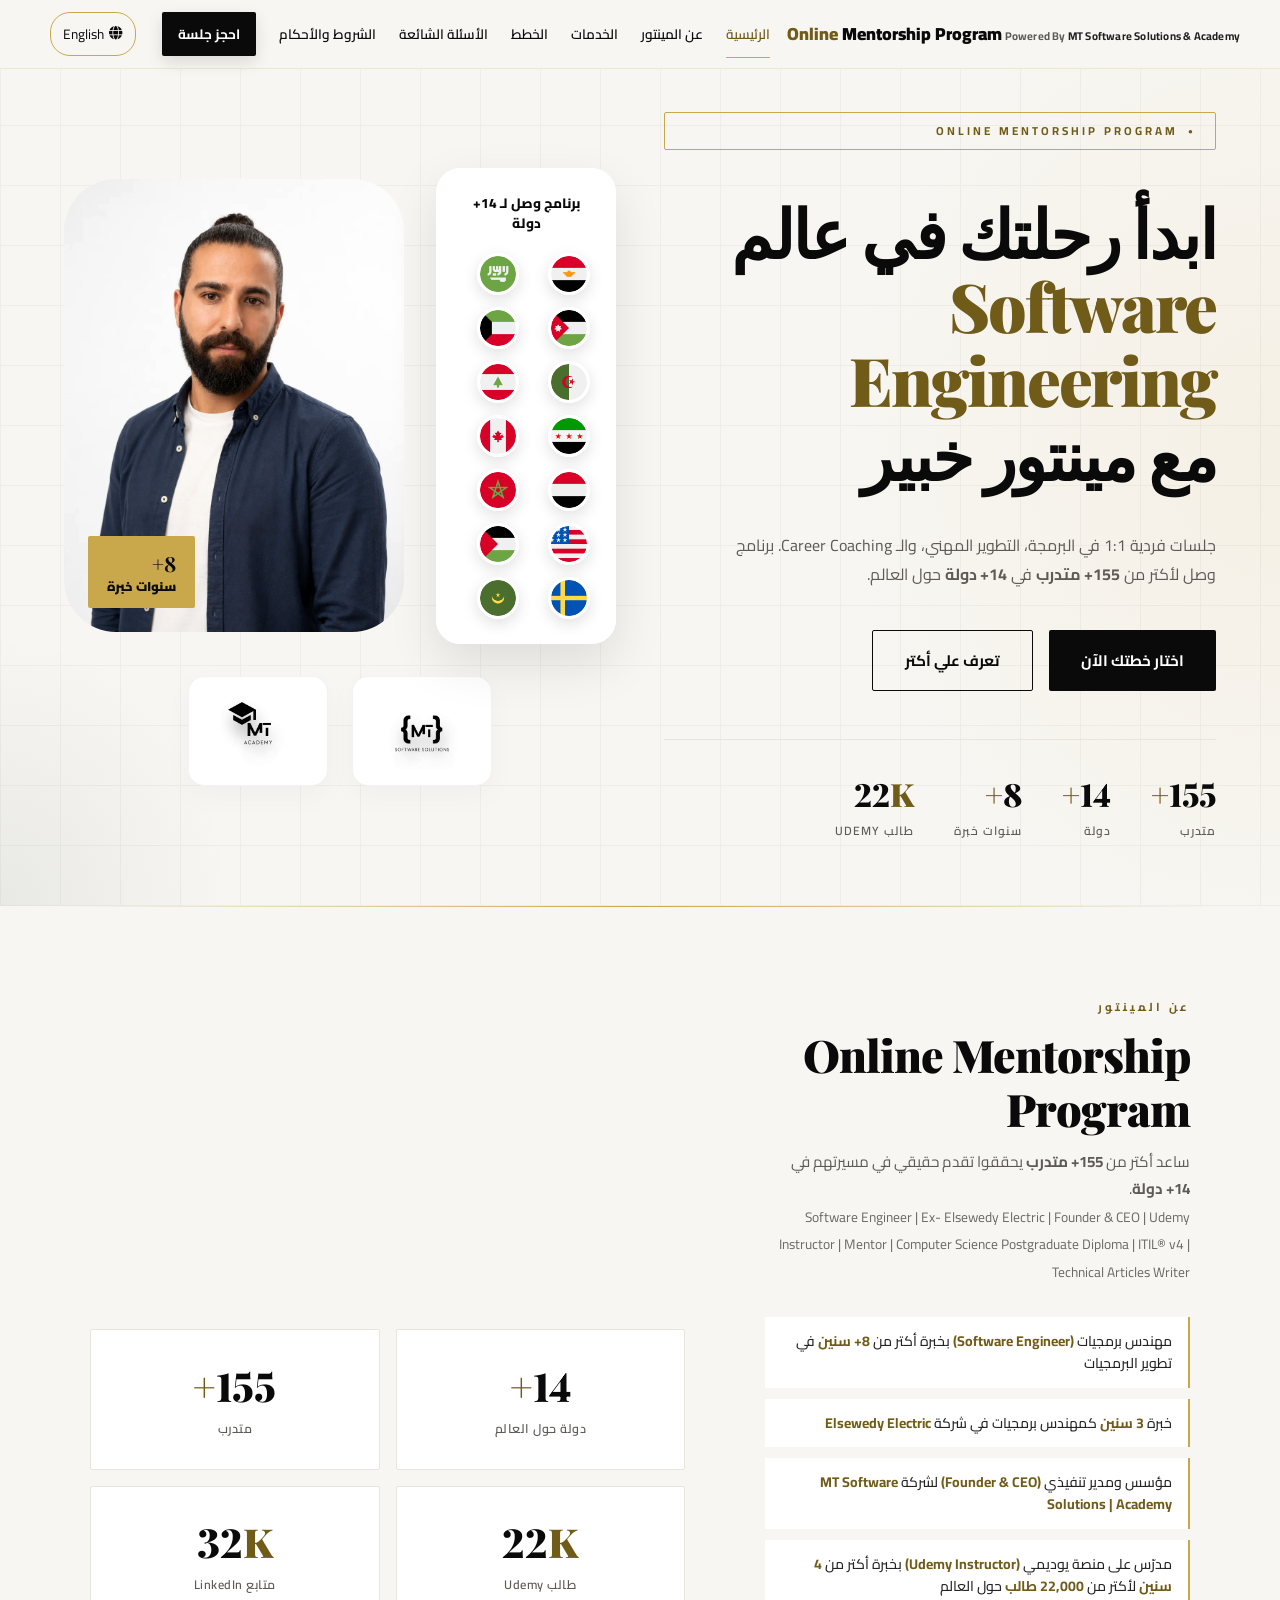
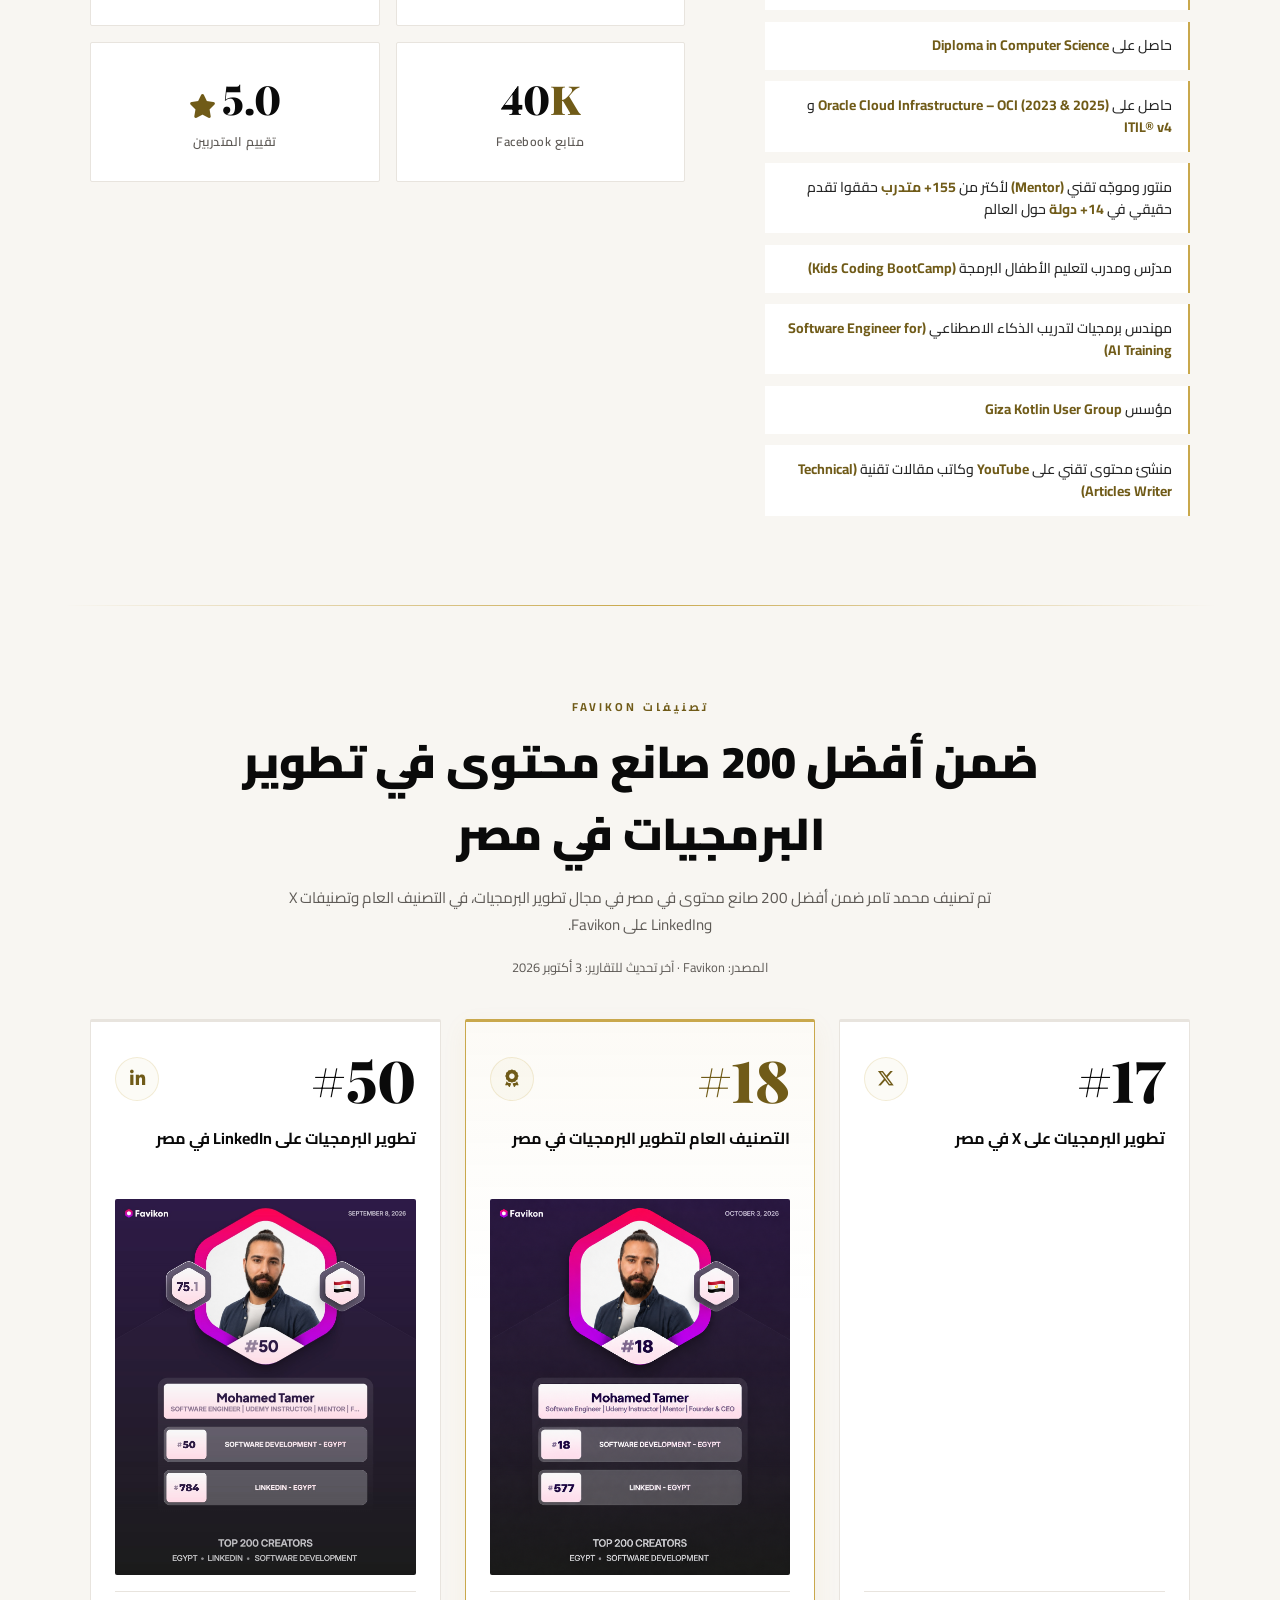
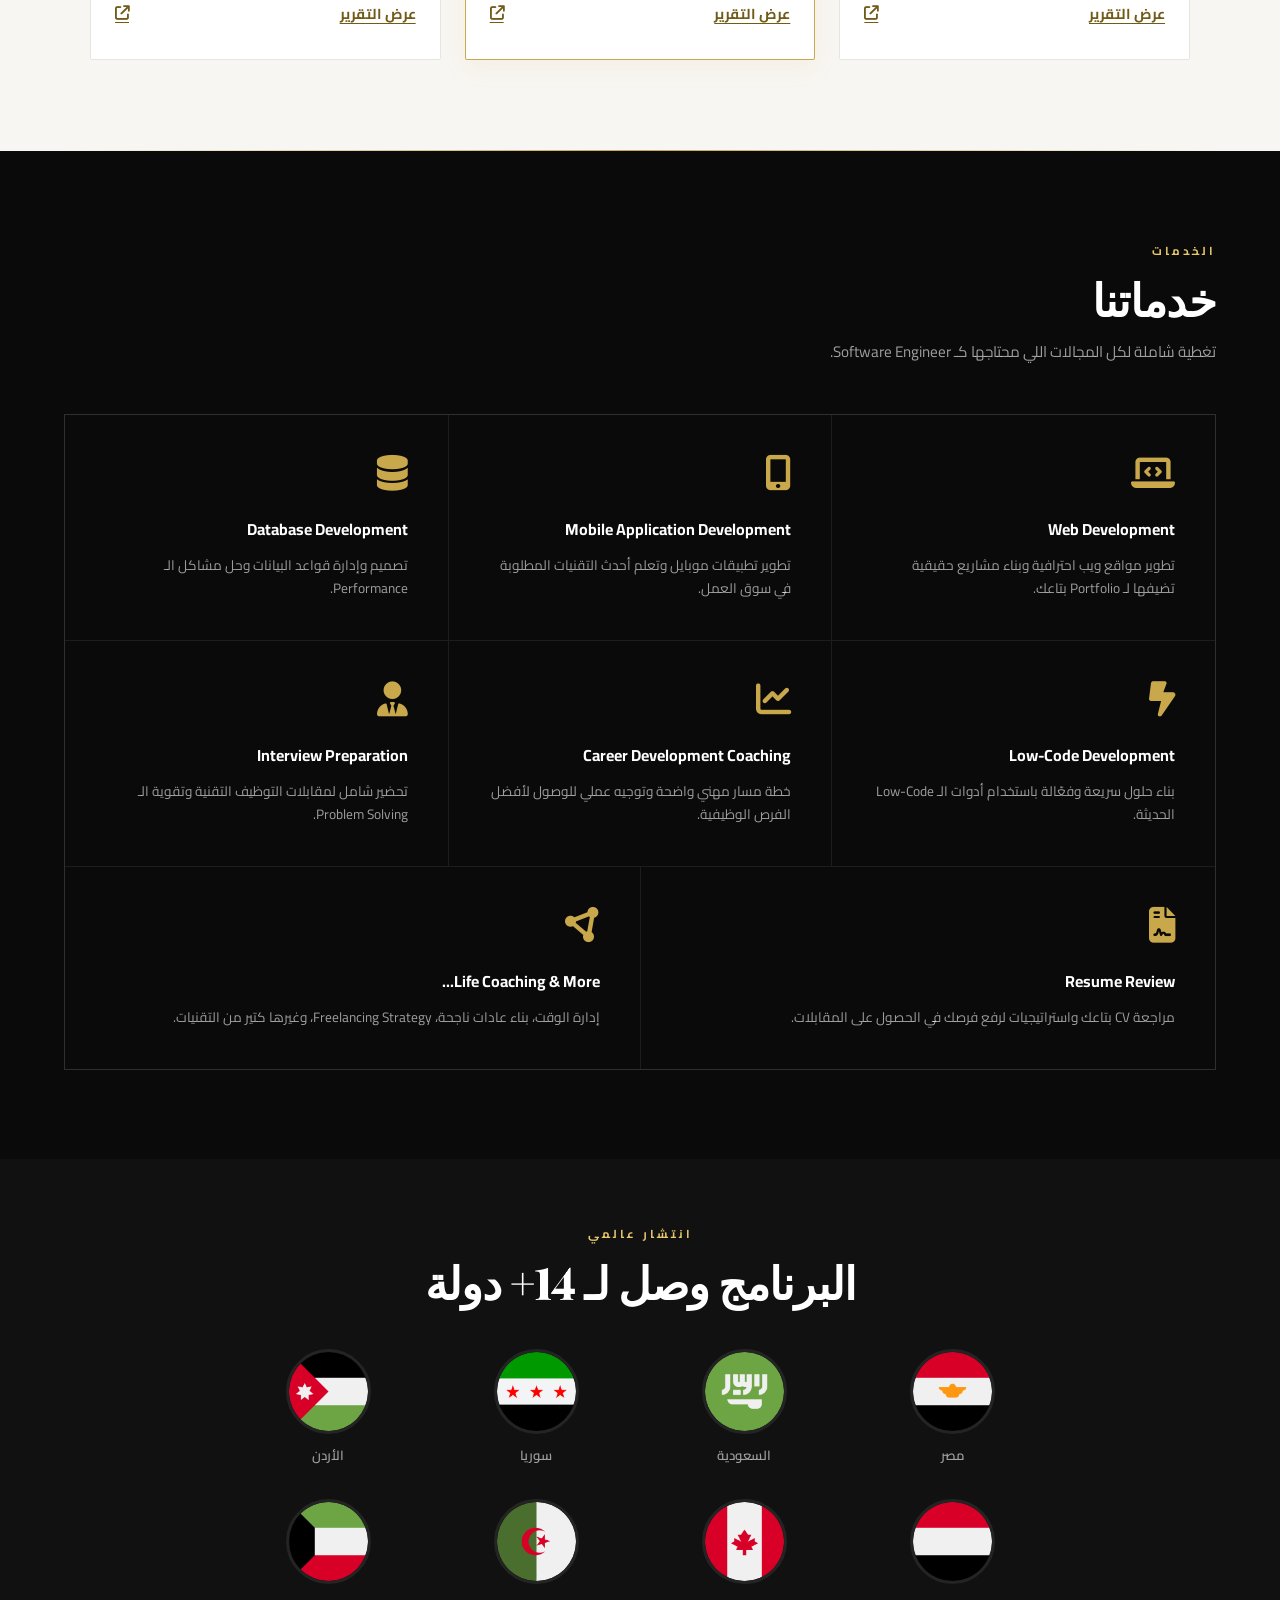
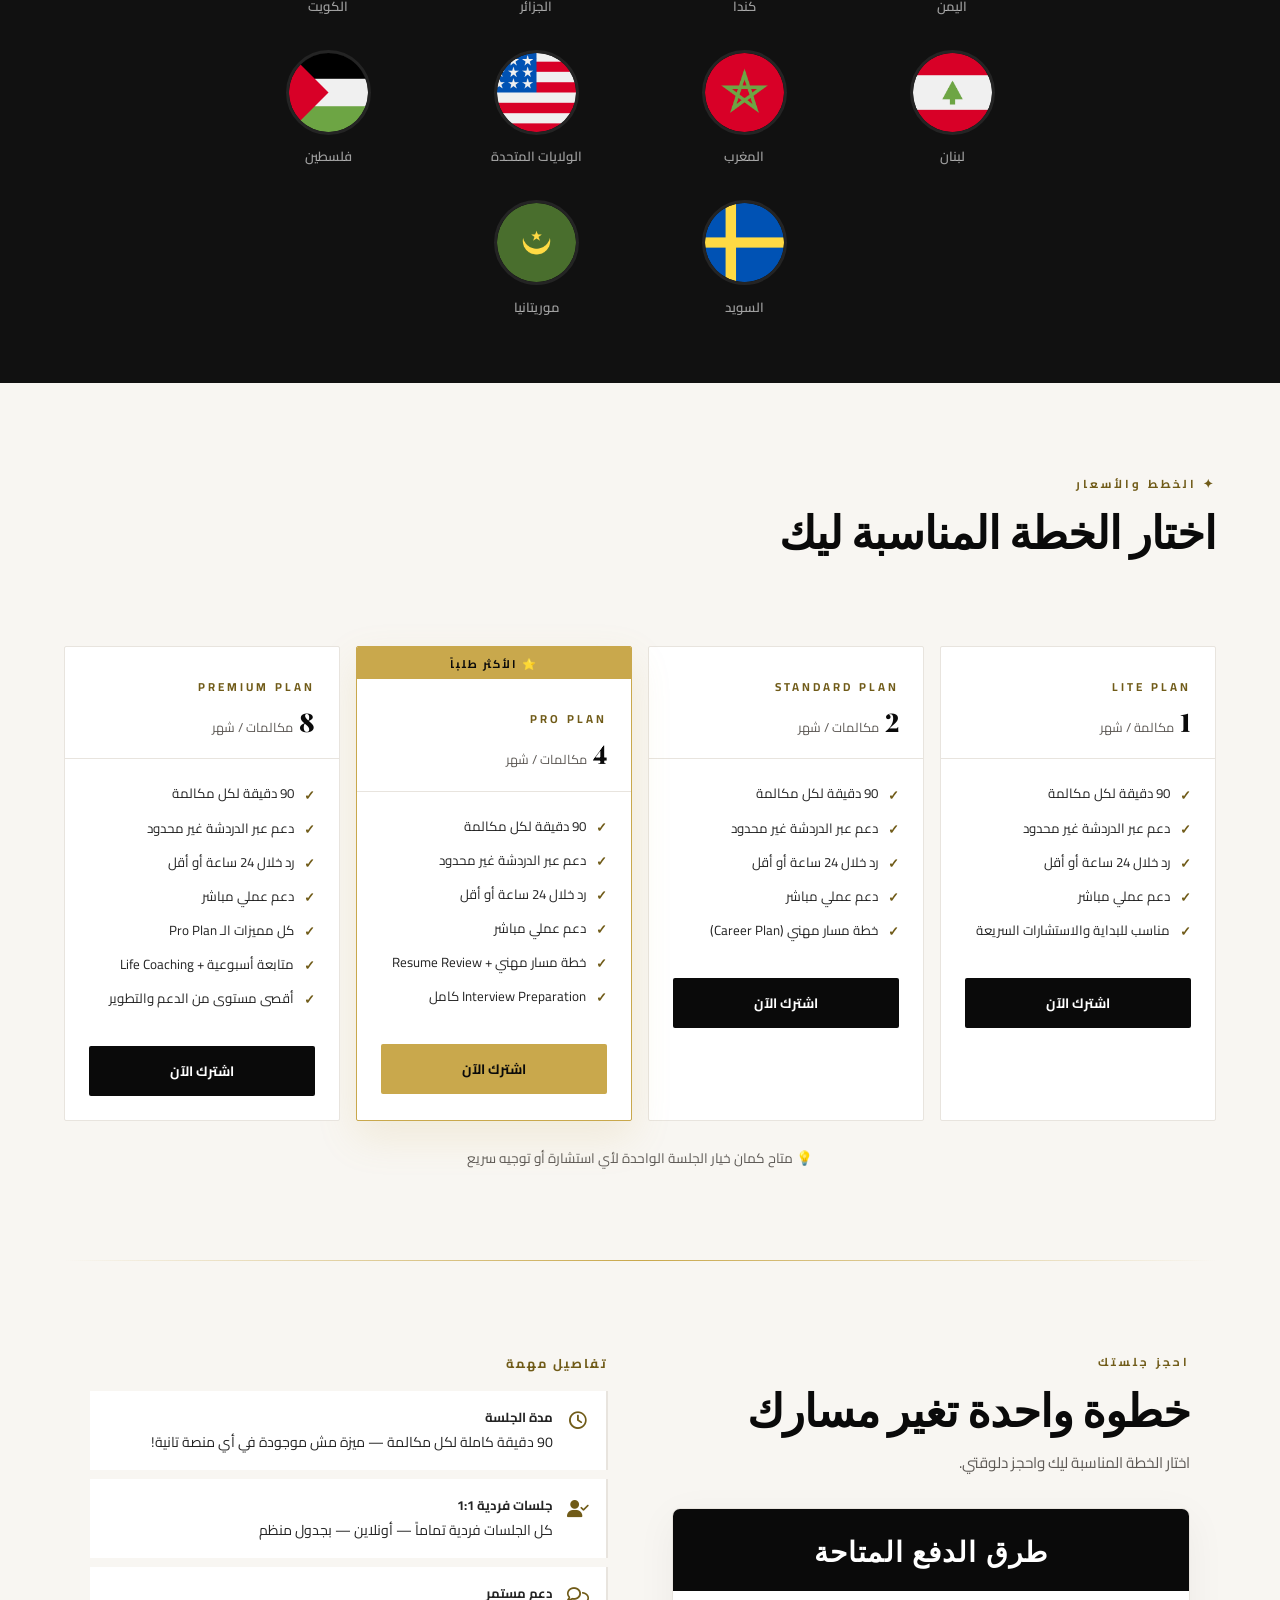
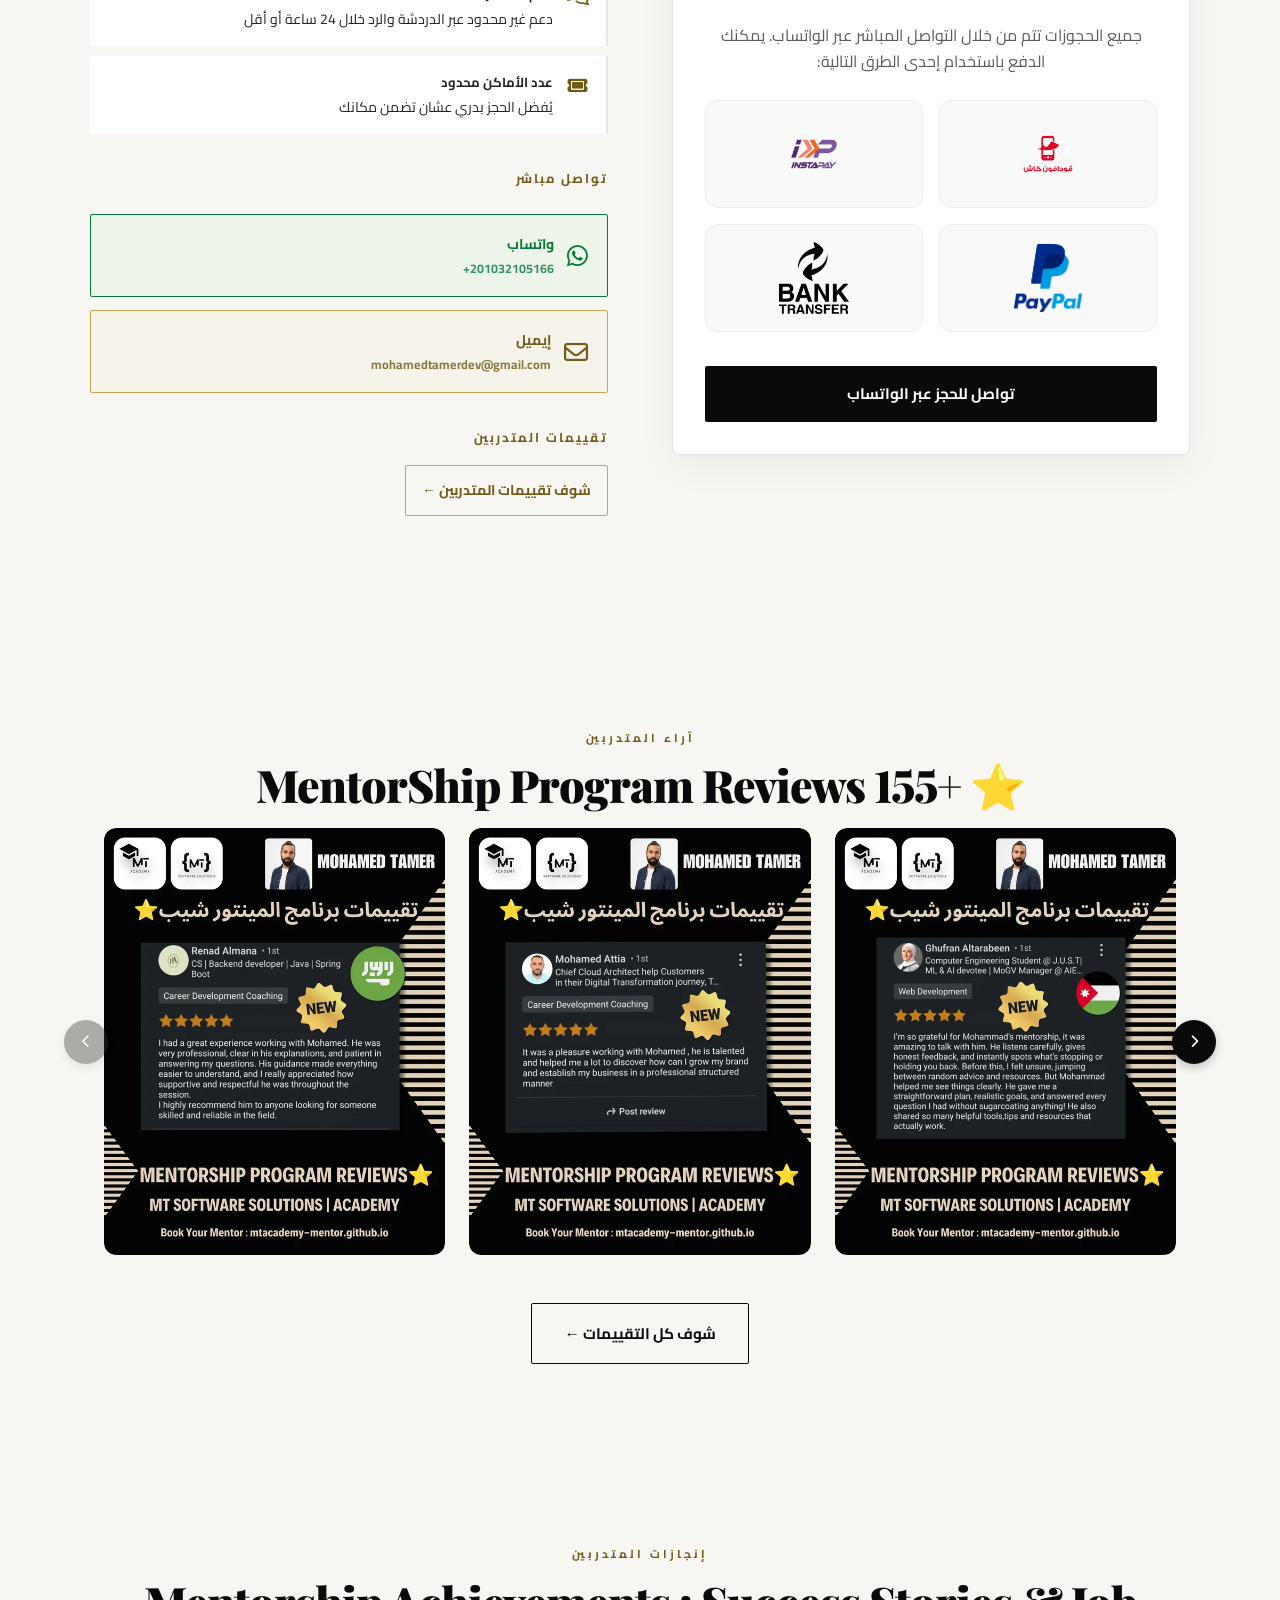
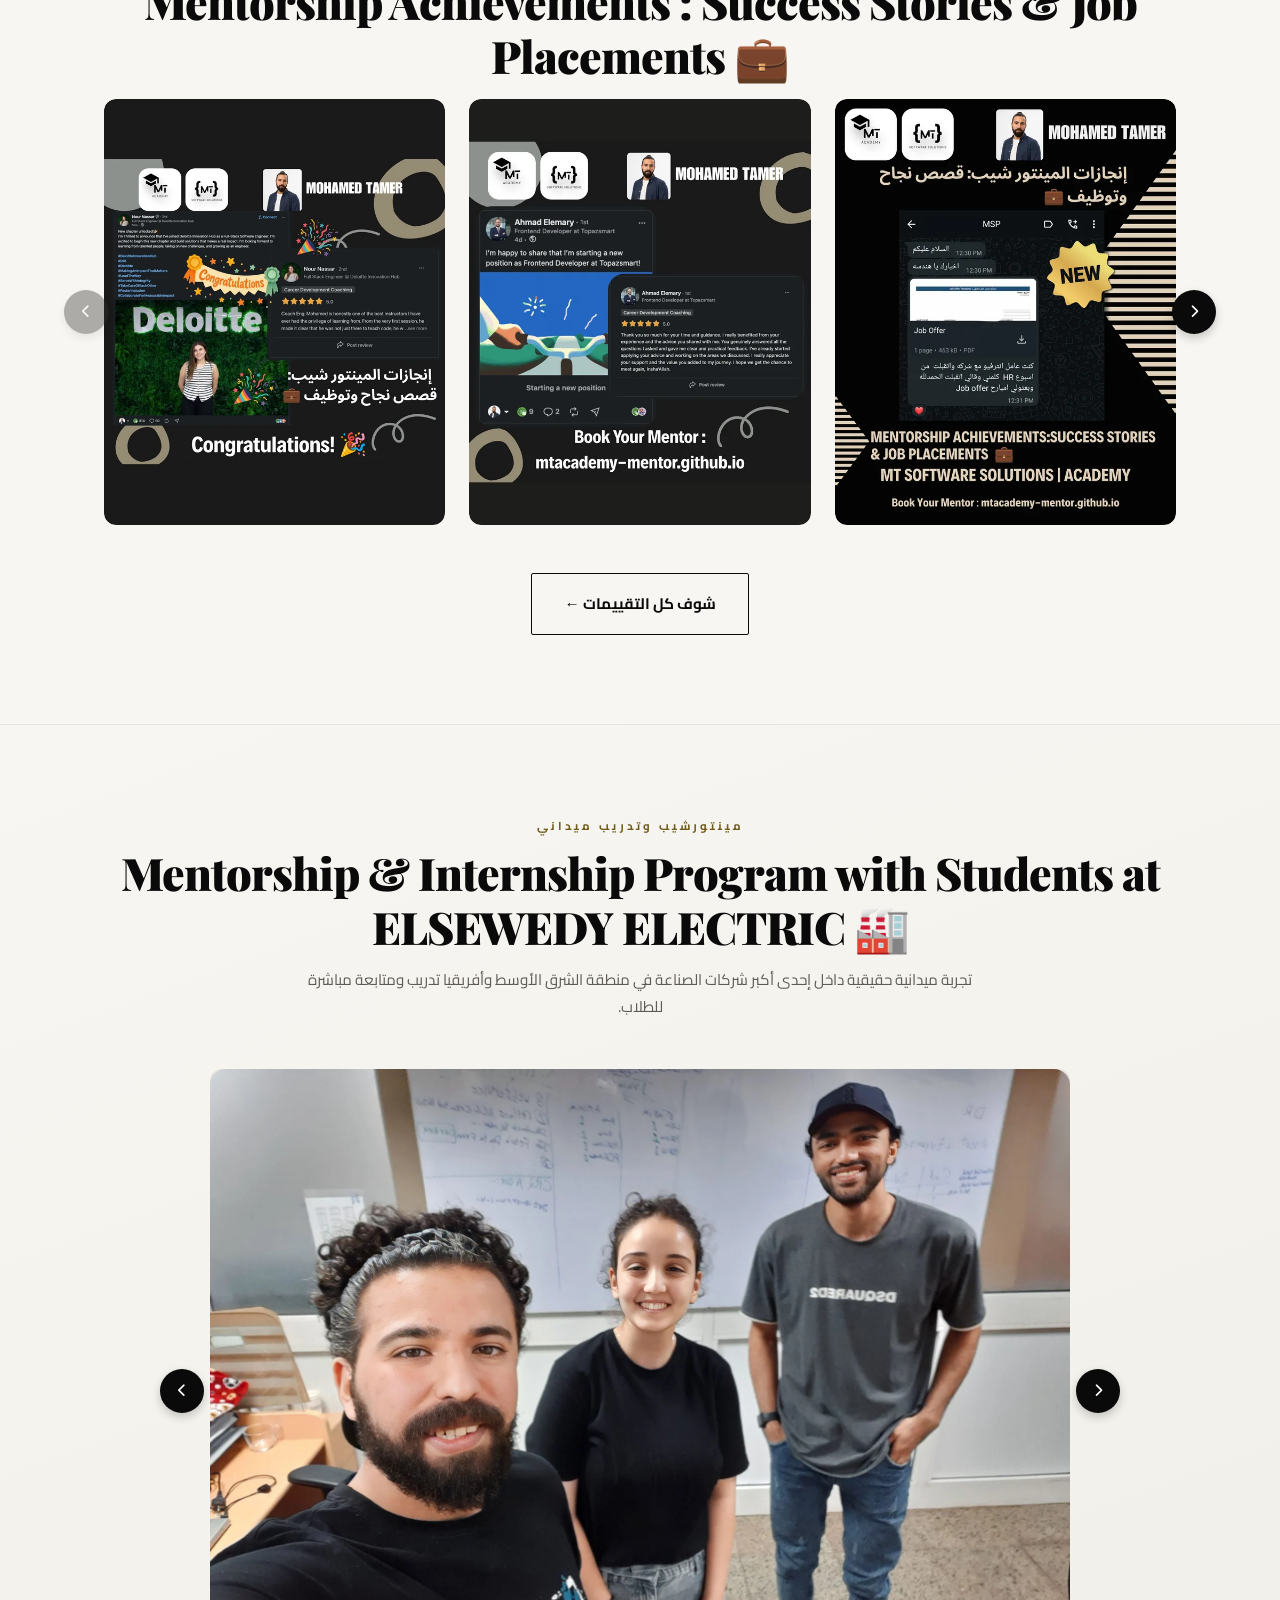
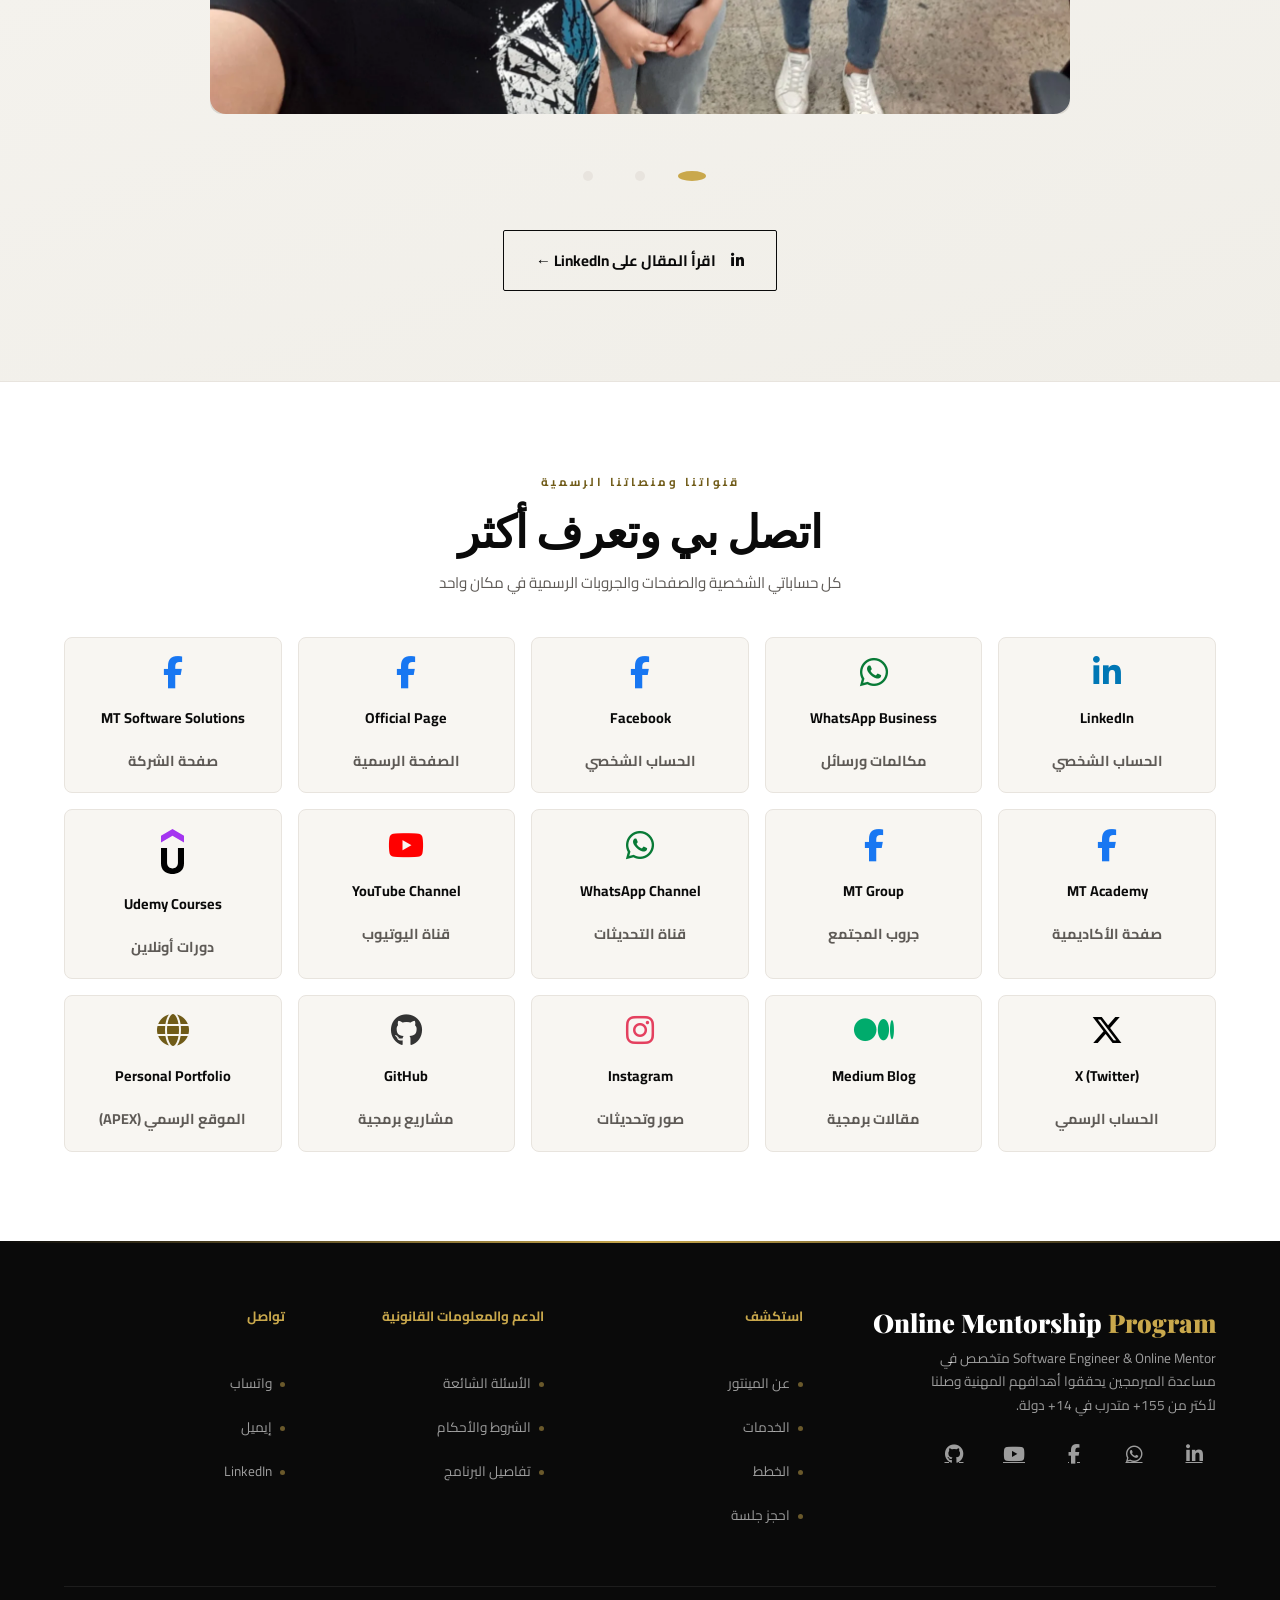
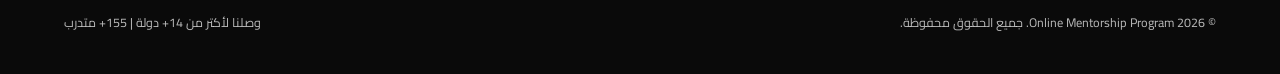
<file: index.html>
<!DOCTYPE html>
<html lang="ar" dir="rtl">

<head>
  <meta charset="UTF-8">
  <meta name="viewport" content="width=device-width, initial-scale=1.0">
  <title>Online Mentorship Program Powerd By MT Software Solutions &amp; Academy</title>
  <script>
    (() => {
      try {
        const language = localStorage.getItem('preferredLanguage');
        if (language === 'en' || language === 'ar') {
          document.documentElement.lang = language;
          document.documentElement.dir = language === 'ar' ? 'rtl' : 'ltr';
        }
      } catch (_) { /* The default Arabic interface remains available. */ }
      if (!window.matchMedia('(prefers-reduced-motion: reduce)').matches) {
        document.documentElement.classList.add('motion-enabled');
      }
    })();
  </script>
  <link rel="icon" type="image/x-icon" href="assets/images/MT-Academy.png">
  <link rel="preconnect" href="https://fonts.googleapis.com">
  <link
    href="https://fonts.googleapis.com/css2?family=Cairo:wght@300;400;600;700;900&amp;family=Playfair+Display:ital,wght@0,700;0,900;1,700&amp;display=swap"
    rel="stylesheet">
  <link rel="stylesheet" href="assets/css/style.css">
  <link rel="stylesheet" href="https://cdnjs.cloudflare.com/ajax/libs/font-awesome/6.5.1/css/all.min.css">
</head>

<body>

  <aside class="promo-banner" id="promotion-banner" role="region"
    aria-label="عرض نوفمبر: خصم 35% على برنامج الـ Online Mentorship"
    data-label-ar="عرض نوفمبر: خصم 35% على برنامج الـ Online Mentorship"
    data-label-en="November offer: 35% off the Online Mentorship Program" hidden>
    <div class="promo-banner-inner">
      <div class="promo-offer">
        <div class="promo-deal-badge" aria-hidden="true">
          <strong data-promo-discount-value>35%</strong>
          <span class="lang-ar">خصم</span>
          <span class="lang-en">OFF</span>
        </div>
        <div class="promo-offer-content">
          <span class="promo-campaign-label">
            <i class="fa-solid fa-bolt" aria-hidden="true"></i>
            <span class="lang-ar">عرض نوفمبر لفترة محدودة</span>
            <span class="lang-en">NOVEMBER LIMITED-TIME OFFER</span>
          </span>
          <span class="promo-journey-label">
            <span class="lang-ar">عرض الـ Online Mentorship</span>
            <span class="lang-en">Online Mentorship Offer</span>
          </span>
          <div class="promo-copy">
            <h2>
              <span class="lang-ar">خصم <bdi class="promo-discount" dir="ltr">35%</bdi> على برنامج الـ Online Mentorship</span>
              <span class="lang-en">Get <bdi class="promo-discount" dir="ltr">35%</bdi> off the Online Mentorship Program</span>
            </h2>
            <p>
              <span class="lang-ar">ابدأ بخطة واضحة وجلسات فردية 1:1 قبل انتهاء نوفمبر.</span>
              <span class="lang-en">Start with a clear plan and private 1:1 sessions before November ends.</span>
            </p>
          </div>
        </div>
      </div>

      <div class="promo-countdown-wrap">
        <p class="promo-countdown-intro">
          <span class="lang-ar">العرض ينتهي خلال</span>
          <span class="lang-en">Offer ends in</span>
        </p>
        <div class="promo-countdown" dir="ltr" aria-hidden="true">
          <span class="promo-time-unit"><bdi data-promo-days>00</bdi><small><span class="lang-ar">يوم</span><span class="lang-en">Days</span></small></span>
          <span class="promo-time-separator" aria-hidden="true">:</span>
          <span class="promo-time-unit"><bdi data-promo-hours>00</bdi><small><span class="lang-ar">ساعة</span><span class="lang-en">Hours</span></small></span>
          <span class="promo-time-separator" aria-hidden="true">:</span>
          <span class="promo-time-unit"><bdi data-promo-minutes>00</bdi><small><span class="lang-ar">دقيقة</span><span class="lang-en">Minutes</span></small></span>
          <span class="promo-time-separator" aria-hidden="true">:</span>
          <span class="promo-time-unit"><bdi data-promo-seconds>00</bdi><small><span class="lang-ar">ثانية</span><span class="lang-en">Seconds</span></small></span>
        </div>
      </div>

      <p class="sr-only">
        <span class="lang-ar">خصم 35% على برنامج الـ Online Mentorship متاح حتى نهاية يوم 30 نوفمبر 2026 بتوقيت القاهرة.</span>
        <span class="lang-en">A 35% discount on the Online Mentorship Program is available through the end of November 30, 2026, Cairo time.</span>
      </p>
      <a class="promo-cta" data-promo-cta href="https://wa.me/201032105166" target="_blank"
        rel="noopener noreferrer" aria-label="احجز بخصم 35% عبر واتساب"
        data-label-ar="احجز بخصم 35% عبر واتساب" data-label-en="Claim the 35% discount on WhatsApp">
        <i class="fa-brands fa-whatsapp" aria-hidden="true"></i>
        <span class="lang-ar">احجز بخصم 35%</span>
        <span class="lang-en">Claim 35% Off</span>
      </a>
    </div>
  </aside>

  <!-- NAV -->
  <nav id="navbar" aria-label="التنقل الرئيسي" data-label-ar="التنقل الرئيسي" data-label-en="Primary navigation">
    <a href="#home" class="nav-logo">
      <div class="nav-logo-text">
        <span class="lang-ar">
          <span class="main-title"><span class="brand-gold">Online</span> <span class="brand-ink">Mentorship
              Program</span></span>
          <span class="sub-title">Powered By <span class="brand-company">MT Software Solutions &amp; Academy</span></span>
        </span>
        <span class="lang-en">
          <span class="main-title"><span class="brand-gold">Online</span> <span class="brand-ink">Mentorship
              Program</span></span>
          <span class="sub-title">Powered By <span class="brand-company">MT Software Solutions &amp; Academy</span></span>
        </span>
      </div>
    </a>
    <button class="menu-btn" id="menu-btn" type="button" aria-label="فتح قائمة التنقل"
      aria-expanded="false" aria-controls="nav-links" data-label-open-ar="فتح قائمة التنقل"
      data-label-open-en="Open navigation menu" data-label-close-ar="إغلاق قائمة التنقل"
      data-label-close-en="Close navigation menu"><i class="fa-solid fa-bars" aria-hidden="true"></i></button>
    <ul class="nav-links" id="nav-links">
      <li><a href="#home" class="active" aria-current="location"><span class="lang-ar">الرئيسية</span><span class="lang-en">Home</span></a></li>
      <li><a href="#about"><span class="lang-ar">عن المينتور</span><span class="lang-en">About</span></a></li>
      <li><a href="#services"><span class="lang-ar">الخدمات</span><span class="lang-en">Services</span></a></li>
      <li><a href="#plans"><span class="lang-ar">الخطط</span><span class="lang-en">Plans</span></a></li>
      <li><a href="faq.html"><span class="lang-ar">الأسئلة الشائعة</span><span class="lang-en">FAQ</span></a></li>
      <li><a href="terms.html"><span class="lang-ar">الشروط والأحكام</span><span class="lang-en">Terms &amp; Conditions</span></a></li>
      <li><a href="#booking" class="nav-book-link"><span class="lang-ar">احجز جلسة</span><span class="lang-en">Book Now</span></a></li>
      <li class="nav-mobile-cta"><a href="https://wa.me/201032105166" target="_blank" rel="noopener noreferrer"><span class="lang-ar">تواصل معايا
            💬</span><span class="lang-en">Get in Touch 💬</span></a></li>
    </ul>
    <button class="lang-switch" id="lang-switch" type="button" aria-label="Switch to English"
      data-label-ar="Switch to English" data-label-en="التبديل إلى العربية">
      <i class="fa-solid fa-globe" aria-hidden="true"></i>
      <span class="lang-ar">English</span>
      <span class="lang-en">العربية</span>
    </button>
    <!-- <a href="https://wa.me/201032105166" target="_blank" rel="noopener noreferrer" class="btn-nav">
      <span class="lang-ar">تواصل معايا</span>
      <span class="lang-en">Get in Touch</span>
    </a> -->
  </nav>

  <main id="main-content" tabindex="-1">
  <!-- HERO -->
  <section class="hero" id="home" aria-labelledby="hero-heading">
    <div class="hero-grid"></div>
    <div class="hero-left">
      <div class="hero-eyebrow">Online Mentorship Program</div>
      <h1 id="hero-heading">
        <span class="hero-title-line hero-title-line-1">
          <span class="lang-ar">ابدأ رحلتك في عالم</span>
          <span class="lang-en">Start Your Journey in</span>
        </span>
        <span class="hero-title-line hero-title-line-2 gold">Software Engineering</span>
        <span class="hero-title-line hero-title-line-3 line2">
          <span class="lang-ar">مع مينتور خبير</span>
          <span class="lang-en">with an Expert Mentor</span>
        </span>
      </h1>
      <p class="hero-desc">
        <span class="lang-ar">جلسات فردية 1:1 في البرمجة، التطوير المهني، والـ Career Coaching. برنامج وصل لأكتر من
          <strong>155+ متدرب</strong> في <strong>14+ دولة</strong> حول العالم.</span>
        <span class="lang-en">1:1 private sessions in programming, career development, and career coaching. A program
          that has reached more than <strong>155+ mentees</strong> in <strong>14+ countries</strong> worldwide.</span>
      </p>
      <div class="hero-btns">
        <button class="btn-primary" type="button" data-scroll-target="plans">
          <span class="lang-ar">اختار خطتك الآن</span>
          <span class="lang-en">Choose Your Plan Now</span>
        </button>
        <button class="btn-outline" type="button" data-scroll-target="about">
          <span class="lang-ar">تعرف علي أكتر</span>
          <span class="lang-en">Learn More</span>
        </button>
      </div>
      <div class="hero-stats">
        <div class="stat">
          <div class="num">155<span>+</span></div>
          <div class="lbl">
            <span class="lang-ar">متدرب</span>
            <span class="lang-en">Mentees</span>
          </div>
        </div>
        <div class="stat">
          <div class="num">14<span>+</span></div>
          <div class="lbl">
            <span class="lang-ar">دولة</span>
            <span class="lang-en">Countries</span>
          </div>
        </div>
        <div class="stat">
          <div class="num">8<span>+</span></div>
          <div class="lbl">
            <span class="lang-ar">سنوات خبرة</span>
            <span class="lang-en">Years of Exp.</span>
          </div>
        </div>
        <div class="stat">
          <div class="num">22K</div>
          <div class="lbl">
            <span class="lang-ar">طالب Udemy</span>
            <span class="lang-en">Udemy Students</span>
          </div>
        </div>
      </div>
    </div>
    <div class="hero-right">
      <div class="photo-countries">
        <span class="badge-label">
          <span class="lang-ar">برنامج وصل لـ 14+ دولة</span>
          <span class="lang-en">Reached 14+ Countries</span>
        </span>
        <div class="flags" aria-hidden="true"><img src="assets/images/countries/egypt.png" alt="" width="512" height="512" class="flag-badge-img"><img
            src="assets/images/countries/saudi-arabia.png" alt="" width="512" height="512" class="flag-badge-img"><img
            src="assets/images/countries/jordan.png" alt="" width="512" height="512" class="flag-badge-img">
          <img src="assets/images/countries/kuwait.png" alt="" width="512" height="512" class="flag-badge-img">
          <img src="assets/images/countries/algeria.png" alt="" width="512" height="512" class="flag-badge-img">
          <img src="assets/images/countries/lebanon.png" alt="" width="512" height="512" class="flag-badge-img">
          <img src="assets/images/countries/Syria.png" alt="" width="512" height="512" class="flag-badge-img">
          <img src="assets/images/countries/canada.png" alt="" width="512" height="512" class="flag-badge-img">
          <img src="assets/images/countries/yemen.png" alt="" width="512" height="512" class="flag-badge-img">
          <img src="assets/images/countries/morocco.png" alt="" width="512" height="512" class="flag-badge-img">
          <img src="assets/images/countries/united-states.png" alt="" width="512" height="512" class="flag-badge-img">
          <img src="assets/images/countries/palestine.png" alt="" width="512" height="512" class="flag-badge-img">
          <img src="assets/images/countries/sweden.png" alt="" width="512" height="512" class="flag-badge-img">
          <img src="assets/images/countries/mauritania.png" alt="" width="512" height="512" class="flag-badge-img">
        </div>
      </div>
      <div class="photo-frame">
        <img src="assets/images/Mentor.webp" alt="م/ محمد تامر - مهندس برمجيات ومينتور"
          data-alt-ar="م/ محمد تامر - مهندس برمجيات ومينتور"
          data-alt-en="Mohamed Tamer - Software Engineer and Mentor" width="948" height="1659"
          fetchpriority="high" decoding="sync">
        <div class="photo-badge">
          <strong>8+</strong>
          <span class="lang-ar">سنوات خبرة</span>
          <span class="lang-en">Years of Exp.</span>
        </div>
      </div>
      <!-- Company Logos -->
      <div class="company-logos">
        <img src="assets/images/MT-Software-Solutions.png" alt="MT Software Solutions" width="1000" height="1000" class="company-logo">
        <img src="assets/images/MT-Academy.png" alt="MT Academy" width="1000" height="1000" class="company-logo">
      </div>
    </div>
  </section>

  <div class="divider"></div>

  <!-- ABOUT -->
  <section id="about">
    <div class="about-inner">
      <div class="reveal">
        <div class="s-tag">
          <span class="lang-ar">عن المينتور</span>
          <span class="lang-en">About Mentor</span>
        </div>
        <div class="s-title">
          <span class="lang-ar">Online Mentorship <span>Program</span></span>
          <span class="lang-en">Online Mentorship <span>Program</span></span>
        </div>
        <p class="s-sub about-summary">
          <span class="lang-ar">
            ساعد أكتر من <strong>155+ متدرب</strong> يحققوا تقدم حقيقي في مسيرتهم في <strong>14+ دولة</strong>.
            <br>
            <span class="about-role-line">Software Engineer | Ex- Elsewedy Electric | Founder &amp; CEO |
              Udemy Instructor | Mentor |
              Computer Science Postgraduate Diploma | ITIL® v4 | Technical Articles Writer</span>
          </span>
          <span class="lang-en">
            Helped over <strong>155+ mentees</strong> achieve real progress in their careers across <strong>14+
              countries</strong>.
            <br>
            <span class="about-role-line">Software Engineer | Ex- Elsewedy Electric | Founder &amp; CEO |
              Udemy Instructor | Mentor |
              Computer Science Postgraduate Diploma | ITIL® v4 | Technical Articles Writer</span>
          </span>
        </p>
        <div class="about-credentials">
          <div class="cred-item">
            <div class="cred-text">
              <span class="lang-ar">مهندس برمجيات <strong>(Software Engineer)</strong> بخبرة أكتر من <strong>8+
                  سنين</strong> في تطوير البرمجيات</span>
              <span class="lang-en"><strong>Software Engineer</strong> with over <strong>8+ years</strong> of experience
                in software development.</span>
            </div>
          </div>
          <div class="cred-item">
            <div class="cred-text">
              <span class="lang-ar">خبرة <strong>3 سنين</strong> كمهندس برمجيات في شركة <strong>Elsewedy
                  Electric</strong></span>
              <span class="lang-en"><strong>3 years</strong> of experience as a Software Engineer at <strong>Elsewedy
                  Electric</strong>.</span>
            </div>
          </div>
          <div class="cred-item">
            <div class="cred-text">
              <span class="lang-ar">مؤسس ومدير تنفيذي <strong>(Founder &amp; CEO)</strong> لشركة <strong>MT Software
                  Solutions | Academy</strong></span>
              <span class="lang-en"><strong>Founder &amp; CEO</strong> of <strong>MT Software Solutions |
                  Academy</strong>.</span>
            </div>
          </div>
          <div class="cred-item">
            <div class="cred-text">
              <span class="lang-ar">مدرّس على منصة يوديمي <strong>(Udemy Instructor)</strong> بخبرة أكتر من <strong>4
                  سنين</strong> لأكتر من <strong>22,000 طالب</strong> حول العالم</span>
              <span class="lang-en"><strong>Udemy Instructor</strong> with over <strong>4 years</strong> of experience,
                teaching more than <strong>22,000 students</strong> worldwide.</span>
            </div>
          </div>
          <div class="cred-item">
            <div class="cred-text">
              <span class="lang-ar">حاصل على <strong>Diploma in Computer Science</strong></span>
              <span class="lang-en">Holds a <strong>Diploma in Computer Science</strong>.</span>
            </div>
          </div>
          <div class="cred-item">
            <div class="cred-text">
              <span class="lang-ar">حاصل على <strong>Oracle Cloud Infrastructure – OCI (2023 &amp; 2025)</strong> و
                <strong>ITIL® v4</strong></span>
              <span class="lang-en">Certified in <strong>Oracle Cloud Infrastructure – OCI (2023 &amp; 2025)</strong> and
                <strong>ITIL® v4</strong>.</span>
            </div>
          </div>
          <div class="cred-item">
            <div class="cred-text">
              <span class="lang-ar">منتور وموجّه تقني <strong>(Mentor)</strong> لأكتر من <strong>155+ متدرب</strong>
                حققوا تقدم حقيقي في <strong>14+ دولة</strong> حول العالم</span>
              <span class="lang-en"><strong>Technical Mentor</strong> for over <strong>155+ mentees</strong> in
                <strong>14+ countries</strong> worldwide.</span>
            </div>
          </div>
          <div class="cred-item">
            <div class="cred-text">
              <span class="lang-ar">مدرّس ومدرب لتعليم الأطفال البرمجة <strong>(Kids Coding BootCamp)</strong></span>
              <span class="lang-en"><strong>Kids Coding Bootcamp</strong> Instructor and Trainer.</span>
            </div>
          </div>
          <div class="cred-item">
            <div class="cred-text">
              <span class="lang-ar">مهندس برمجيات لتدريب الذكاء الاصطناعي <strong>(Software Engineer for AI
                  Training)</strong></span>
              <span class="lang-en"><strong>Software Engineer for AI Training</strong>.</span>
            </div>
          </div>
          <div class="cred-item">
            <div class="cred-text">
              <span class="lang-ar">مؤسس <strong>Giza Kotlin User Group</strong></span>
              <span class="lang-en">Founder of <strong>Giza Kotlin User Group</strong>.</span>
            </div>
          </div>
          <div class="cred-item">
            <div class="cred-text">
              <span class="lang-ar">منشئ محتوى تقني على <strong>YouTube</strong> وكاتب مقالات تقنية <strong>(Technical
                  Articles Writer)</strong></span>
              <span class="lang-en"><strong>Technical Content Creator</strong> on YouTube and Technical Articles
                Writer.</span>
            </div>
          </div>
        </div>
      </div>
      <div class="about-numbers">
        <div class="abox">
          <div class="abox-num">14<span>+</span></div>
          <div class="abox-label">
            <span class="lang-ar">دولة حول العالم</span>
            <span class="lang-en">Countries</span>
          </div>
        </div>
        <div class="abox">
          <div class="abox-num">155<span>+</span></div>
          <div class="abox-label">
            <span class="lang-ar">متدرب</span>
            <span class="lang-en">Mentees</span>
          </div>
        </div>
        <div class="abox">
          <div class="abox-num">22<span>K</span></div>
          <div class="abox-label">
            <span class="lang-ar">طالب Udemy</span>
            <span class="lang-en">Udemy Students</span>
          </div>
        </div>
        <div class="abox">
          <div class="abox-num">32<span>K</span></div>
          <div class="abox-label">
            <span class="lang-ar">متابع LinkedIn</span>
            <span class="lang-en">LinkedIn Followers</span>
          </div>
        </div>
        <div class="abox">
          <div class="abox-num">40<span>K</span></div>
          <div class="abox-label">
            <span class="lang-ar">متابع Facebook</span>
            <span class="lang-en">Facebook Followers</span>
          </div>
        </div>
        <div class="abox">
          <div class="abox-num">5.0<span class="rating-star"><i aria-hidden="true" class="fa-solid fa-star"></i></span></div>
          <div class="abox-label">
            <span class="lang-ar">تقييم المتدربين</span>
            <span class="lang-en">Mentees Rating</span>
          </div>
        </div>
      </div>
    </div>
  </section>

  <div class="divider"></div>

  <!-- FAVIKON RANKINGS — dated reports, in X / overall / LinkedIn reading order -->
  <section id="favikon-rankings" aria-labelledby="favikon-heading">
    <div class="s-tag">
      <span class="lang-ar">تصنيفات Favikon</span>
      <span class="lang-en">Favikon Rankings</span>
    </div>
    <h2 class="s-title" id="favikon-heading">
      <span class="lang-ar">ضمن أفضل 200 صانع محتوى في تطوير البرمجيات في مصر</span>
      <span class="lang-en">Among Egypt’s Top 200 Software Development Creators</span>
    </h2>
    <p class="s-sub">
      <span class="lang-ar">تم تصنيف محمد تامر ضمن أفضل 200 صانع محتوى في مصر في مجال تطوير البرمجيات، في التصنيف العام وتصنيفات <bdi dir="ltr">X</bdi> و<bdi dir="ltr">LinkedIn</bdi> على Favikon.</span>
      <span class="lang-en">Mohamed Tamer is featured among Favikon’s Top 200 Software Development Creators in Egypt, across the overall, X, and LinkedIn rankings.</span>
    </p>
    <p class="favikon-source">
      <span class="lang-ar">المصدر: Favikon · آخر تحديث للتقارير: </span>
      <span class="lang-en">Source: Favikon · Latest report update: </span>
      <time datetime="2026-10-03"><span class="lang-ar">3 أكتوبر 2026</span><span class="lang-en">October 3, 2026</span></time>
    </p>

    <div class="favikon-grid">
      <article class="favikon-card" aria-labelledby="favikon-x-heading">
        <div class="favikon-rank-row">
          <bdi class="favikon-rank" dir="ltr">#17</bdi>
          <i class="fa-brands fa-x-twitter favikon-category-icon" aria-hidden="true"></i>
        </div>
        <h3 class="favikon-card-heading" id="favikon-x-heading">
          <span class="lang-ar">تطوير البرمجيات على <bdi dir="ltr">X</bdi> في مصر</span>
          <span class="lang-en">Software Development on X in Egypt</span>
        </h3>
        <img class="favikon-report" src="assets/images/favikon/mohamed-tamer-x-egypt-rank-17.webp"
          width="1200" height="1500" loading="lazy" decoding="async"
          alt="تقرير Favikon لمحمد تامر: المرتبة 17 في تطوير البرمجيات على X في مصر، بتاريخ 8 سبتمبر 2026"
          data-alt-ar="تقرير Favikon لمحمد تامر: المرتبة 17 في تطوير البرمجيات على X في مصر، بتاريخ 8 سبتمبر 2026"
          data-alt-en="Favikon report for Mohamed Tamer: #17 in Software Development on X in Egypt, September 8, 2026">
        <a class="favikon-report-link" href="assets/images/favikon/mohamed-tamer-x-egypt-rank-17.webp"
          target="_blank" rel="noopener noreferrer"
          aria-label="عرض التقرير: المرتبة 17 في تطوير البرمجيات على X في مصر (يفتح في علامة تبويب جديدة)"
          data-label-ar="عرض التقرير: المرتبة 17 في تطوير البرمجيات على X في مصر (يفتح في علامة تبويب جديدة)"
          data-label-en="View report: #17 in Software Development on X in Egypt (opens in a new tab)">
          <span class="lang-ar">عرض التقرير</span><span class="lang-en">View report</span>
          <i class="fa-solid fa-arrow-up-right-from-square" aria-hidden="true"></i>
        </a>
      </article>

      <article class="favikon-card favikon-card-overall" aria-labelledby="favikon-overall-heading">
        <div class="favikon-rank-row">
          <bdi class="favikon-rank" dir="ltr">#18</bdi>
          <i class="fa-solid fa-award favikon-category-icon" aria-hidden="true"></i>
        </div>
        <h3 class="favikon-card-heading" id="favikon-overall-heading">
          <span class="lang-ar">التصنيف العام لتطوير البرمجيات في مصر</span>
          <span class="lang-en">Overall Software Development in Egypt</span>
        </h3>
        <img class="favikon-report" src="assets/images/favikon/mohamed-tamer-overall-egypt-rank-18.webp"
          width="1121" height="1403" loading="lazy" decoding="async"
          alt="تقرير Favikon لمحمد تامر: المرتبة 18 ضمن أفضل 200 صانع محتوى في التصنيف العام لتطوير البرمجيات في مصر، بتاريخ 3 أكتوبر 2026"
          data-alt-ar="تقرير Favikon لمحمد تامر: المرتبة 18 ضمن أفضل 200 صانع محتوى في التصنيف العام لتطوير البرمجيات في مصر، بتاريخ 3 أكتوبر 2026"
          data-alt-en="Favikon report for Mohamed Tamer: #18 among the Top 200 overall Software Development creators in Egypt, October 3, 2026">
        <a class="favikon-report-link" href="assets/images/favikon/mohamed-tamer-overall-egypt-rank-18.webp"
          target="_blank" rel="noopener noreferrer"
          aria-label="عرض التقرير: المرتبة 18 في التصنيف العام لتطوير البرمجيات في مصر (يفتح في علامة تبويب جديدة)"
          data-label-ar="عرض التقرير: المرتبة 18 في التصنيف العام لتطوير البرمجيات في مصر (يفتح في علامة تبويب جديدة)"
          data-label-en="View report: #18 in the overall Software Development ranking in Egypt (opens in a new tab)">
          <span class="lang-ar">عرض التقرير</span><span class="lang-en">View report</span>
          <i class="fa-solid fa-arrow-up-right-from-square" aria-hidden="true"></i>
        </a>
      </article>

      <article class="favikon-card" aria-labelledby="favikon-linkedin-heading">
        <div class="favikon-rank-row">
          <bdi class="favikon-rank" dir="ltr">#50</bdi>
          <i class="fa-brands fa-linkedin-in favikon-category-icon" aria-hidden="true"></i>
        </div>
        <h3 class="favikon-card-heading" id="favikon-linkedin-heading">
          <span class="lang-ar">تطوير البرمجيات على <bdi dir="ltr">LinkedIn</bdi> في مصر</span>
          <span class="lang-en">Software Development on LinkedIn in Egypt</span>
        </h3>
        <img class="favikon-report" src="assets/images/favikon/mohamed-tamer-linkedin-egypt-rank-50.webp"
          width="1200" height="1500" loading="lazy" decoding="async"
          alt="تقرير Favikon لمحمد تامر: المرتبة 50 في تطوير البرمجيات على LinkedIn في مصر، بتاريخ 8 سبتمبر 2026"
          data-alt-ar="تقرير Favikon لمحمد تامر: المرتبة 50 في تطوير البرمجيات على LinkedIn في مصر، بتاريخ 8 سبتمبر 2026"
          data-alt-en="Favikon report for Mohamed Tamer: #50 in Software Development on LinkedIn in Egypt, September 8, 2026">
        <a class="favikon-report-link" href="assets/images/favikon/mohamed-tamer-linkedin-egypt-rank-50.webp"
          target="_blank" rel="noopener noreferrer"
          aria-label="عرض التقرير: المرتبة 50 في تطوير البرمجيات على LinkedIn في مصر (يفتح في علامة تبويب جديدة)"
          data-label-ar="عرض التقرير: المرتبة 50 في تطوير البرمجيات على LinkedIn في مصر (يفتح في علامة تبويب جديدة)"
          data-label-en="View report: #50 in Software Development on LinkedIn in Egypt (opens in a new tab)">
          <span class="lang-ar">عرض التقرير</span><span class="lang-en">View report</span>
          <i class="fa-solid fa-arrow-up-right-from-square" aria-hidden="true"></i>
        </a>
      </article>
    </div>
  </section>

  <div class="divider"></div>

  <!-- SERVICES -->
  <section id="services" class="services-section">
    <div class="s-tag">
      <span class="lang-ar">الخدمات</span>
      <span class="lang-en">Services</span>
    </div>
    <div class="s-title"><span class="lang-ar">خدماتنا</span><span class="lang-en">Our Services</span></div>
    <p class="s-sub">
      <span class="lang-ar">تغطية شاملة لكل المجالات اللي محتاجها كـ Software Engineer.</span>
      <span class="lang-en">Comprehensive coverage for every field you need as a Software Engineer.</span>
    </p>
    <div class="services-grid">
      <div class="srv">
        <i aria-hidden="true" class="fa-solid fa-laptop-code srv-icon"></i>
        <h3>Web Development</h3>
        <p>
          <span class="lang-ar">تطوير مواقع ويب احترافية وبناء مشاريع حقيقية تضيفها لـ Portfolio بتاعك.</span>
          <span class="lang-en">Develop professional websites and build real projects to add to your Portfolio.</span>
        </p>
      </div>
      <div class="srv">
        <i aria-hidden="true" class="fa-solid fa-mobile-screen-button srv-icon"></i>
        <h3>Mobile Application Development</h3>
        <p>
          <span class="lang-ar">تطوير تطبيقات موبايل وتعلم أحدث التقنيات المطلوبة في سوق العمل.</span>
          <span class="lang-en">Develop mobile applications and learn the latest technologies required in the job
            market.</span>
        </p>
      </div>
      <div class="srv">
        <i aria-hidden="true" class="fa-solid fa-database srv-icon"></i>
        <h3>Database Development</h3>
        <p>
          <span class="lang-ar">تصميم وإدارة قواعد البيانات وحل مشاكل الـ Performance.</span>
          <span class="lang-en">Design and manage databases and solve performance issues.</span>
        </p>
      </div>
      <div class="srv">
        <i aria-hidden="true" class="fa-solid fa-bolt-lightning srv-icon"></i>
        <h3>Low-Code Development</h3>
        <p>
          <span class="lang-ar">بناء حلول سريعة وفعّالة باستخدام أدوات الـ Low-Code الحديثة.</span>
          <span class="lang-en">Build fast and efficient solutions using modern Low-Code tools.</span>
        </p>
      </div>
      <div class="srv">
        <i aria-hidden="true" class="fa-solid fa-chart-line srv-icon"></i>
        <h3>Career Development Coaching</h3>
        <p>
          <span class="lang-ar">خطة مسار مهني واضحة وتوجيه عملي للوصول لأفضل الفرص الوظيفية.</span>
          <span class="lang-en">Clear career path planning and practical guidance to reach the best job
            opportunities.</span>
        </p>
      </div>
      <div class="srv">
        <i aria-hidden="true" class="fa-solid fa-user-tie srv-icon"></i>
        <h3>Interview Preparation</h3>
        <p>
          <span class="lang-ar">تحضير شامل لمقابلات التوظيف التقنية وتقوية الـ Problem Solving.</span>
          <span class="lang-en">Comprehensive preparation for technical job interviews and strengthening Problem Solving
            skills.</span>
        </p>
      </div>
      <div class="srv">
        <i aria-hidden="true" class="fa-solid fa-file-contract srv-icon"></i>
        <h3>Resume Review</h3>
        <p>
          <span class="lang-ar">مراجعة CV بتاعك واستراتيجيات لرفع فرصك في الحصول على المقابلات.</span>
          <span class="lang-en">Reviewing your CV and providing strategies to increase your chances of landing
            interviews.</span>
        </p>
      </div>
      <div class="srv">
        <i aria-hidden="true" class="fa-solid fa-circle-nodes srv-icon"></i>
        <h3>Life Coaching &amp; More...</h3>
        <p>
          <span class="lang-ar">إدارة الوقت، بناء عادات ناجحة، Freelancing Strategy، وغيرها كتير من التقنيات.</span>
          <span class="lang-en">Time management, building successful habits, freelancing strategy, and much more.</span>
        </p>
      </div>
    </div>
  </section>

  <!-- COUNTRIES -->
  <section class="countries-section">
    <div class="s-tag">
      <span class="lang-ar">انتشار عالمي</span>
      <span class="lang-en">Global Reach</span>
    </div>
    <div class="s-title">
      <span class="lang-ar">البرنامج وصل لـ 14+ دولة</span>
      <span class="lang-en">Program reached 14+ countries</span>
    </div>
    <div class="countries-track">
      <div class="country-pill"><img src="/assets/images/countries/egypt.png" alt="" loading="lazy" decoding="async" width="512" height="512" class="flag-img"><span><span
            class="lang-ar">مصر</span><span class="lang-en">Egypt</span></span>
      </div>
      <div class="country-pill"><img src="/assets/images/countries/saudi-arabia.png" alt=""
          loading="lazy" decoding="async" width="512" height="512" class="flag-img"><span><span class="lang-ar">السعودية</span><span class="lang-en">Saudi
            Arabia</span></span></div>
      <div class="country-pill"><img src="/assets/images/countries/Syria.png" alt="" loading="lazy" decoding="async" width="512" height="512" class="flag-img"><span><span
            class="lang-ar">سوريا</span><span class="lang-en">Syria</span></span>
      </div>
      <div class="country-pill"><img src="/assets/images/countries/jordan.png" alt="" loading="lazy" decoding="async" width="512" height="512" class="flag-img"><span><span
            class="lang-ar">الأردن</span><span class="lang-en">Jordan</span></span></div>
      <div class="country-pill"><img src="/assets/images/countries/yemen.png" alt="" loading="lazy" decoding="async" width="512" height="512" class="flag-img"><span><span
            class="lang-ar">اليمن</span><span class="lang-en">Yemen</span></span>
      </div>
      <div class="country-pill"><img src="/assets/images/countries/canada.png" alt="" loading="lazy" decoding="async" width="512" height="512" class="flag-img"><span><span
            class="lang-ar">كندا</span><span class="lang-en">Canada</span></span>
      </div>
      <div class="country-pill"><img src="/assets/images/countries/algeria.png" alt=""
          loading="lazy" decoding="async" width="512" height="512" class="flag-img"><span><span class="lang-ar">الجزائر</span><span class="lang-en">Algeria</span></span></div>
      <div class="country-pill"><img src="/assets/images/countries/kuwait.png" alt="" loading="lazy" decoding="async" width="512" height="512" class="flag-img"><span><span
            class="lang-ar">الكويت</span><span class="lang-en">Kuwait</span></span></div>
      <div class="country-pill"><img src="/assets/images/countries/lebanon.png" alt="" loading="lazy" decoding="async" width="512" height="512" class="flag-img"><span><span
            class="lang-ar">لبنان</span><span class="lang-en">Lebanon</span></span></div>
      <div class="country-pill"><img src="/assets/images/countries/morocco.png" alt=""
          loading="lazy" decoding="async" width="512" height="512" class="flag-img"><span><span class="lang-ar">المغرب</span><span class="lang-en">Morocco</span></span></div>
      <div class="country-pill"><img src="/assets/images/countries/united-states.png" alt=""
          loading="lazy" decoding="async" width="512" height="512" class="flag-img"><span><span class="lang-ar">الولايات المتحدة</span><span class="lang-en">United
            States</span></span></div>
      <div class="country-pill"><img src="/assets/images/countries/palestine.png" alt=""
          loading="lazy" decoding="async" width="512" height="512" class="flag-img"><span><span class="lang-ar">فلسطين</span><span class="lang-en">Palestine</span></span></div>
      <div class="country-pill"><img src="/assets/images/countries/sweden.png" alt="" loading="lazy" decoding="async" width="512" height="512" class="flag-img"><span><span
            class="lang-ar">السويد</span><span class="lang-en">Sweden</span></span></div>
      <div class="country-pill"><img src="/assets/images/countries/mauritania.png" alt="" loading="lazy" decoding="async" width="512" height="512" class="flag-img"><span><span
            class="lang-ar">موريتانيا</span><span class="lang-en">Mauritania</span></span></div>

    </div>
  </section>

  <!-- PLANS -->
  <section id="plans">
    <div class="s-tag">
      <span class="lang-ar">✦ الخطط والأسعار</span>
      <span class="lang-en">✦ Plans &amp; Pricing</span>
    </div>
    <div class="s-title">
      <span class="lang-ar">اختار الخطة المناسبة ليك</span>
      <span class="lang-en">Choose the right plan for you</span>
    </div>
    <p class="s-sub">
      <span class="lang-ar">4 خطط مختلفة حسب مستواك واحتياجاتك — كل جلسة 90 دقيقة!</span>
      <span class="lang-en">4 different plans depending on your level and needs — each session is 90 minutes!</span>
    </p>
    <div class="plans-promotion-callout" data-promo-callout role="note" hidden>
      <span class="plans-promotion-badge" data-promo-discount-value aria-hidden="true">35%</span>
      <span class="lang-ar">خصم 35% على برنامج الـ Online Mentorship حتى نهاية نوفمبر</span>
      <span class="lang-en">35% off the Online Mentorship Program through the end of November</span>
    </div>
    <div class="plans-grid">
      <!-- Lite -->
      <div class="plan">
        <div class="plan-head">
          <div class="plan-name">Lite Plan</div>
          <div class="plan-calls">1 <span class="lang-ar">مكالمة / شهر</span><span class="lang-en">Session /
              month</span></div>
        </div>
        <div class="plan-body">
          <div class="plan-feature">
            <span class="lang-ar">90 دقيقة لكل مكالمة</span>
            <span class="lang-en">90 minutes per session</span>
          </div>
          <div class="plan-feature">
            <span class="lang-ar">دعم عبر الدردشة غير محدود</span>
            <span class="lang-en">Unlimited chat support</span>
          </div>
          <div class="plan-feature">
            <span class="lang-ar">رد خلال 24 ساعة أو أقل</span>
            <span class="lang-en">Response within 24 hours</span>
          </div>
          <div class="plan-feature">
            <span class="lang-ar">دعم عملي مباشر</span>
            <span class="lang-en">Direct practical support</span>
          </div>
          <div class="plan-feature">
            <span class="lang-ar">مناسب للبداية والاستشارات السريعة</span>
            <span class="lang-en">Suitable for starting &amp; quick consulting</span>
          </div>
        </div>
        <a href="https://wa.me/201032105166?text=أهلاً م/ محمد، عايز أعرف تفاصيل الـ Lite Plan" target="_blank" rel="noopener noreferrer"
          class="plan-cta">
          <span class="lang-ar">اشترك الآن</span>
          <span class="lang-en">Subscribe Now</span>
        </a>
      </div>
      <!-- Standard -->
      <div class="plan">
        <div class="plan-head">
          <div class="plan-name">Standard Plan</div>
          <div class="plan-calls">2 <span class="lang-ar">مكالمات / شهر</span><span class="lang-en">Sessions /
              month</span></div>
        </div>
        <div class="plan-body">
          <div class="plan-feature">
            <span class="lang-ar">90 دقيقة لكل مكالمة</span>
            <span class="lang-en">90 minutes per session</span>
          </div>
          <div class="plan-feature">
            <span class="lang-ar">دعم عبر الدردشة غير محدود</span>
            <span class="lang-en">Unlimited chat support</span>
          </div>
          <div class="plan-feature">
            <span class="lang-ar">رد خلال 24 ساعة أو أقل</span>
            <span class="lang-en">Response within 24 hours</span>
          </div>
          <div class="plan-feature">
            <span class="lang-ar">دعم عملي مباشر</span>
            <span class="lang-en">Direct practical support</span>
          </div>
          <div class="plan-feature">
            <span class="lang-ar">خطة مسار مهني (Career Plan)</span>
            <span class="lang-en">Career Plan</span>
          </div>
        </div>
        <a href="https://wa.me/201032105166?text=أهلاً م/ محمد، عايز أعرف تفاصيل الـ Standard Plan" target="_blank" rel="noopener noreferrer"
          class="plan-cta">
          <span class="lang-ar">اشترك الآن</span>
          <span class="lang-en">Subscribe Now</span>
        </a>
      </div>
      <!-- Pro -->
      <div class="plan popular">
        <div class="plan-badge">
          <span class="lang-ar">⭐ الأكثر طلباً</span>
          <span class="lang-en">⭐ Best Seller</span>
        </div>
        <div class="plan-head">
          <div class="plan-name">Pro Plan</div>
          <div class="plan-calls">4 <span class="lang-ar">مكالمات / شهر</span><span class="lang-en">Sessions /
              month</span></div>
        </div>
        <div class="plan-body">
          <div class="plan-feature">
            <span class="lang-ar">90 دقيقة لكل مكالمة</span>
            <span class="lang-en">90 minutes per session</span>
          </div>
          <div class="plan-feature">
            <span class="lang-ar">دعم عبر الدردشة غير محدود</span>
            <span class="lang-en">Unlimited chat support</span>
          </div>
          <div class="plan-feature">
            <span class="lang-ar">رد خلال 24 ساعة أو أقل</span>
            <span class="lang-en">Response within 24 hours</span>
          </div>
          <div class="plan-feature">
            <span class="lang-ar">دعم عملي مباشر</span>
            <span class="lang-en">Direct practical support</span>
          </div>
          <div class="plan-feature">
            <span class="lang-ar">خطة مسار مهني + Resume Review</span>
            <span class="lang-en">Career Plan + Resume Review</span>
          </div>
          <div class="plan-feature">
            <span class="lang-ar">Interview Preparation كامل</span>
            <span class="lang-en">Full Interview Preparation</span>
          </div>
        </div>
        <a href="https://wa.me/201032105166?text=أهلاً م/ محمد، عايز أعرف تفاصيل الـ Pro Plan" target="_blank" rel="noopener noreferrer"
          class="plan-cta">
          <span class="lang-ar">اشترك الآن</span>
          <span class="lang-en">Subscribe Now</span>
        </a>
      </div>
      <!-- Premium -->
      <div class="plan">
        <div class="plan-head">
          <div class="plan-name">Premium Plan</div>
          <div class="plan-calls">8 <span class="lang-ar">مكالمات / شهر</span><span class="lang-en">Sessions /
              month</span></div>
        </div>
        <div class="plan-body">
          <div class="plan-feature">
            <span class="lang-ar">90 دقيقة لكل مكالمة</span>
            <span class="lang-en">90 minutes per session</span>
          </div>
          <div class="plan-feature">
            <span class="lang-ar">دعم عبر الدردشة غير محدود</span>
            <span class="lang-en">Unlimited chat support</span>
          </div>
          <div class="plan-feature">
            <span class="lang-ar">رد خلال 24 ساعة أو أقل</span>
            <span class="lang-en">Response within 24 hours</span>
          </div>
          <div class="plan-feature">
            <span class="lang-ar">دعم عملي مباشر</span>
            <span class="lang-en">Direct practical support</span>
          </div>
          <div class="plan-feature">
            <span class="lang-ar">كل مميزات الـ Pro Plan</span>
            <span class="lang-en">All Pro Plan features</span>
          </div>
          <div class="plan-feature">
            <span class="lang-ar">متابعة أسبوعية + Life Coaching</span>
            <span class="lang-en">Weekly Follow-up + Life Coaching</span>
          </div>
          <div class="plan-feature">
            <span class="lang-ar">أقصى مستوى من الدعم والتطوير</span>
            <span class="lang-en">Maximum Support &amp; Development</span>
          </div>
        </div>
        <a href="https://wa.me/201032105166?text=أهلاً م/ محمد، عايز أعرف تفاصيل الـ Premium Plan" target="_blank" rel="noopener noreferrer"
          class="plan-cta">
          <span class="lang-ar">اشترك الآن</span>
          <span class="lang-en">Subscribe Now</span>
        </a>
      </div>
    </div>
    <p class="single-session-note">
      <span class="lang-ar">💡 متاح كمان خيار الجلسة الواحدة لأي استشارة أو توجيه سريع</span>
      <span class="lang-en">💡 Single session option is also available for consultations</span>
    </p>
  </section>

  <div class="divider"></div>

  <!-- BOOKING -->
  <section id="booking">
    <div class="booking-inner">
      <div>
        <div class="s-tag">
          <span class="lang-ar">احجز جلستك</span>
          <span class="lang-en">Book Your Session</span>
        </div>
        <div class="s-title">
          <span class="lang-ar">خطوة واحدة تغير مسارك</span>
          <span class="lang-en">One step to change your career</span>
        </div>
        <p class="s-sub">
          <span class="lang-ar">اختار الخطة المناسبة ليك واحجز دلوقتي.</span>
          <span class="lang-en">Choose the plan that suits you and book now.</span>
        </p>
        <div class="booking-form-wrap payment-card">
          <div class="form-header payment-card-title">
            <span class="lang-ar">طرق الدفع المتاحة</span>
            <span class="lang-en">Available Payment Methods</span>
          </div>
          <div class="form-body">
            <p class="payment-card-intro">
              <span class="lang-ar">جميع الحجوزات تتم من خلال التواصل المباشر عبر الواتساب. يمكنك الدفع باستخدام إحدى
                الطرق التالية:</span>
              <span class="lang-en">All bookings are made through direct WhatsApp contact. You can pay using one of the
                following methods:</span>
            </p>
            <div class="payment-methods-logos">
              <div class="payment-logo-card payment-logo-card-featured">
                <img src="assets/images/payment/vodafone-cash.png" alt="Vodafone Cash" loading="lazy" decoding="async"
                  width="600" height="600"
                  class="payment-logo payment-logo-featured">
              </div>
              <div class="payment-logo-card">
                <img src="assets/images/payment/instapay.png" alt="InstaPay" loading="lazy" decoding="async"
                  width="512" height="512" class="payment-logo">
              </div>
              <div class="payment-logo-card">
                <img src="assets/images/payment/paypal.webp" alt="PayPal" loading="lazy" decoding="async"
                  width="593" height="585" class="payment-logo">
              </div>
              <div class="payment-logo-card">
                <img src="assets/images/payment/bank-transfer.png" alt="Bank Transfer" loading="lazy" decoding="async"
                  width="512" height="512" class="payment-logo">
              </div>
            </div>

            <a href="https://wa.me/201032105166?text=أهلاً م/ محمد، أنا مهتم بالاشتراك في البرنامج التدريبي"
              target="_blank" rel="noopener noreferrer" class="btn-book payment-contact-link">
              <span class="lang-ar">تواصل للحجز عبر الواتساب</span>
              <span class="lang-en">Contact via WhatsApp to Book</span>
            </a>
          </div>
        </div>
      </div>

      <div class="booking-info">
        <div class="info-block">
          <h4>
            <span class="lang-ar">تفاصيل مهمة</span>
            <span class="lang-en">Important Details</span>
          </h4>
          <div class="info-item"><span class="ico" aria-hidden="true"><i aria-hidden="true" class="fa-regular fa-clock"></i></span>
            <div>
              <span class="lang-ar"><strong>مدة الجلسة</strong>90 دقيقة كاملة لكل مكالمة — ميزة مش موجودة في أي منصة
                تانية!</span>
              <span class="lang-en"><strong>Session Duration</strong>Full 90 minutes per session - a unique
                feature!</span>
            </div>
          </div>
          <div class="info-item"><span class="ico" aria-hidden="true"><i aria-hidden="true" class="fa-solid fa-user-check"></i></span>
            <div>
              <span class="lang-ar"><strong>جلسات فردية 1:1</strong>كل الجلسات فردية تماماً — أونلاين — بجدول
                منظم</span>
              <span class="lang-en"><strong>1:1 Sessions</strong>All sessions are fully personal - online - with an
                organized schedule</span>
            </div>
          </div>
          <div class="info-item"><span class="ico" aria-hidden="true"><i aria-hidden="true" class="fa-regular fa-comments"></i></span>
            <div>
              <span class="lang-ar"><strong>دعم مستمر</strong>دعم غير محدود عبر الدردشة والرد خلال 24 ساعة أو أقل</span>
              <span class="lang-en"><strong>Ongoing Support</strong>Unlimited chat support with response within 24
                hours</span>
            </div>
          </div>
          <div class="info-item"><span class="ico" aria-hidden="true"><i aria-hidden="true" class="fa-solid fa-ticket"></i></span>
            <div>
              <span class="lang-ar"><strong>عدد الأماكن محدود</strong>يُفضل الحجز بدري عشان تضمن مكانك</span>
              <span class="lang-en"><strong>Limited Slots</strong>Early booking is recommended to guarantee your
                spot</span>
            </div>
          </div>
        </div>
        <div class="info-block">
          <h4>
            <span class="lang-ar">تواصل مباشر</span>
            <span class="lang-en">Direct Contact</span>
          </h4>
          <div class="contact-direct">
            <a href="https://wa.me/201032105166" target="_blank" rel="noopener noreferrer" class="contact-btn wa-btn">
              <i aria-hidden="true" class="fab fa-whatsapp contact-icon"></i>
              <div><strong>
                  <span class="lang-ar">واتساب</span>
                  <span class="lang-en">WhatsApp</span>
                </strong>
                <div class="contact-detail"><bdi dir="ltr">+201032105166</bdi></div>
              </div>
            </a>
            <a href="mailto:mohamedtamerdev@gmail.com" class="contact-btn em-btn">
              <i aria-hidden="true" class="far fa-envelope contact-icon"></i>
              <div><strong>
                  <span class="lang-ar">إيميل</span>
                  <span class="lang-en">Email</span>
                </strong>
                <div class="contact-detail"><bdi dir="ltr">mohamedtamerdev@gmail.com</bdi></div>
              </div>
            </a>
          </div>
        </div>
        <div class="info-block">
          <h4>
            <span class="lang-ar">تقييمات المتدربين</span>
            <span class="lang-en">Mentees Reviews</span>
          </h4>
          <a href="https://shorturl.at/qYjwF" target="_blank" rel="noopener noreferrer" class="reviews-link">
            <span class="lang-ar">شوف تقييمات المتدربين ←</span>
            <span class="lang-en">See mentees reviews ←</span>
          </a>
        </div>
      </div>
    </div>
  </section>

  <!-- TESTIMONIALS -->
  <section class="t-section">
    <div class="section-heading-centered">
      <div class="s-tag s-tag-centered">
        <span class="lang-ar">آراء المتدربين</span>
        <span class="lang-en">Trainees' Feedback</span>
      </div>
      <div class="s-title section-title-ltr">
        <span class="lang-ar">MentorShip Program Reviews 155+ ⭐</span>
        <span class="lang-en">MentorShip Program Reviews 155+ ⭐</span>
      </div>
    </div>
    <div class="reviews-slider-container reveal" role="region" aria-roledescription="carousel"
      aria-label="تقييمات المتدربين" data-label-ar="تقييمات المتدربين" data-label-en="Mentee reviews">
      <button class="slider-btn slider-prev" type="button" aria-label="التقييمات السابقة"
        data-label-ar="التقييمات السابقة" data-label-en="Previous reviews"><i class="fa-solid fa-chevron-left" aria-hidden="true"></i></button>
      <div class="reviews-slider" tabindex="0">
        <div class="review-slide"><img src="assets/images/reviews-640/1.webp" srcset="assets/images/reviews-640/1.webp 640w, assets/images/reviews-960/1.webp 960w" sizes="(max-width: 480px) 82vw, (max-width: 768px) 42vw, 29vw" width="640" height="800" loading="lazy" decoding="async" alt="تقييم متدرب 1"></div>
        <div class="review-slide"><img src="assets/images/reviews-640/2.webp" srcset="assets/images/reviews-640/2.webp 640w, assets/images/reviews-960/2.webp 960w" sizes="(max-width: 480px) 82vw, (max-width: 768px) 42vw, 29vw" width="640" height="800" loading="lazy" decoding="async" alt="تقييم متدرب 2"></div>
        <div class="review-slide"><img src="assets/images/reviews-640/3.webp" srcset="assets/images/reviews-640/3.webp 640w, assets/images/reviews-960/3.webp 960w" sizes="(max-width: 480px) 82vw, (max-width: 768px) 42vw, 29vw" width="640" height="800" loading="lazy" decoding="async" alt="تقييم متدرب 3"></div>
        <div class="review-slide"><img src="assets/images/reviews-640/4.webp" srcset="assets/images/reviews-640/4.webp 640w, assets/images/reviews-960/4.webp 960w" sizes="(max-width: 480px) 82vw, (max-width: 768px) 42vw, 29vw" width="640" height="800" loading="lazy" decoding="async" alt="تقييم متدرب 4"></div>
        <div class="review-slide"><img src="assets/images/reviews-640/5.webp" srcset="assets/images/reviews-640/5.webp 640w, assets/images/reviews-960/5.webp 960w" sizes="(max-width: 480px) 82vw, (max-width: 768px) 42vw, 29vw" width="640" height="800" loading="lazy" decoding="async" alt="تقييم متدرب 5"></div>
        <div class="review-slide"><img src="assets/images/reviews-640/6.webp" srcset="assets/images/reviews-640/6.webp 640w, assets/images/reviews-960/6.webp 960w" sizes="(max-width: 480px) 82vw, (max-width: 768px) 42vw, 29vw" width="640" height="800" loading="lazy" decoding="async" alt="تقييم متدرب 6"></div>
        <div class="review-slide"><img src="assets/images/reviews-640/7.webp" srcset="assets/images/reviews-640/7.webp 640w, assets/images/reviews-960/7.webp 960w" sizes="(max-width: 480px) 82vw, (max-width: 768px) 42vw, 29vw" width="640" height="800" loading="lazy" decoding="async" alt="تقييم متدرب 7"></div>
        <div class="review-slide"><img src="assets/images/reviews-640/8.webp" srcset="assets/images/reviews-640/8.webp 640w, assets/images/reviews-960/8.webp 960w" sizes="(max-width: 480px) 82vw, (max-width: 768px) 42vw, 29vw" width="640" height="800" loading="lazy" decoding="async" alt="تقييم متدرب 8"></div>
        <div class="review-slide"><img src="assets/images/reviews-640/9.webp" srcset="assets/images/reviews-640/9.webp 640w, assets/images/reviews-960/9.webp 960w" sizes="(max-width: 480px) 82vw, (max-width: 768px) 42vw, 29vw" width="640" height="800" loading="lazy" decoding="async" alt="تقييم متدرب 9"></div>
        <div class="review-slide"><img src="assets/images/reviews-640/10.webp" srcset="assets/images/reviews-640/10.webp 640w, assets/images/reviews-960/10.webp 960w" sizes="(max-width: 480px) 82vw, (max-width: 768px) 42vw, 29vw" width="640" height="800" loading="lazy" decoding="async" alt="تقييم متدرب 10"></div>
        <div class="review-slide"><img src="assets/images/reviews-640/11.webp" srcset="assets/images/reviews-640/11.webp 640w, assets/images/reviews-960/11.webp 960w" sizes="(max-width: 480px) 82vw, (max-width: 768px) 42vw, 29vw" width="640" height="800" loading="lazy" decoding="async" alt="تقييم متدرب 11"></div>
        <div class="review-slide"><img src="assets/images/reviews-640/12.webp" srcset="assets/images/reviews-640/12.webp 640w, assets/images/reviews-960/12.webp 960w" sizes="(max-width: 480px) 82vw, (max-width: 768px) 42vw, 29vw" width="640" height="800" loading="lazy" decoding="async" alt="تقييم متدرب 12"></div>
        <div class="review-slide"><img src="assets/images/reviews-640/13.webp" srcset="assets/images/reviews-640/13.webp 640w, assets/images/reviews-960/13.webp 960w" sizes="(max-width: 480px) 82vw, (max-width: 768px) 42vw, 29vw" width="640" height="800" loading="lazy" decoding="async" alt="تقييم متدرب 13"></div>
        <div class="review-slide"><img src="assets/images/reviews-640/14.webp" srcset="assets/images/reviews-640/14.webp 640w, assets/images/reviews-960/14.webp 960w" sizes="(max-width: 480px) 82vw, (max-width: 768px) 42vw, 29vw" width="640" height="800" loading="lazy" decoding="async" alt="تقييم متدرب 14"></div>
        <div class="review-slide"><img src="assets/images/reviews-640/15.webp" srcset="assets/images/reviews-640/15.webp 640w, assets/images/reviews-960/15.webp 960w" sizes="(max-width: 480px) 82vw, (max-width: 768px) 42vw, 29vw" width="640" height="800" loading="lazy" decoding="async" alt="تقييم متدرب 15"></div>
        <div class="review-slide"><img src="assets/images/reviews-640/16.webp" srcset="assets/images/reviews-640/16.webp 640w, assets/images/reviews-960/16.webp 960w" sizes="(max-width: 480px) 82vw, (max-width: 768px) 42vw, 29vw" width="640" height="800" loading="lazy" decoding="async" alt="تقييم متدرب 16"></div>
        <div class="review-slide"><img src="assets/images/reviews-640/17.webp" srcset="assets/images/reviews-640/17.webp 640w, assets/images/reviews-960/17.webp 960w" sizes="(max-width: 480px) 82vw, (max-width: 768px) 42vw, 29vw" width="640" height="800" loading="lazy" decoding="async" alt="تقييم متدرب 17"></div>
        <div class="review-slide"><img src="assets/images/reviews-640/18.webp" srcset="assets/images/reviews-640/18.webp 640w, assets/images/reviews-960/18.webp 960w" sizes="(max-width: 480px) 82vw, (max-width: 768px) 42vw, 29vw" width="640" height="800" loading="lazy" decoding="async" alt="تقييم متدرب 18"></div>
        <div class="review-slide"><img src="assets/images/reviews-640/19.webp" srcset="assets/images/reviews-640/19.webp 640w, assets/images/reviews-960/19.webp 960w" sizes="(max-width: 480px) 82vw, (max-width: 768px) 42vw, 29vw" width="640" height="800" loading="lazy" decoding="async" alt="تقييم متدرب 19"></div>
        <div class="review-slide"><img src="assets/images/reviews-640/20.webp" srcset="assets/images/reviews-640/20.webp 640w, assets/images/reviews-960/20.webp 960w" sizes="(max-width: 480px) 82vw, (max-width: 768px) 42vw, 29vw" width="640" height="800" loading="lazy" decoding="async" alt="تقييم متدرب 20"></div>
        <div class="review-slide"><img src="assets/images/reviews-640/21.webp" srcset="assets/images/reviews-640/21.webp 640w, assets/images/reviews-960/21.webp 960w" sizes="(max-width: 480px) 82vw, (max-width: 768px) 42vw, 29vw" width="640" height="800" loading="lazy" decoding="async" alt="تقييم متدرب 21"></div>
        <div class="review-slide"><img src="assets/images/reviews-640/22.webp" srcset="assets/images/reviews-640/22.webp 640w, assets/images/reviews-960/22.webp 960w" sizes="(max-width: 480px) 82vw, (max-width: 768px) 42vw, 29vw" width="640" height="800" loading="lazy" decoding="async" alt="تقييم متدرب 22"></div>
        <div class="review-slide"><img src="assets/images/reviews-640/23.webp" srcset="assets/images/reviews-640/23.webp 640w, assets/images/reviews-960/23.webp 960w" sizes="(max-width: 480px) 82vw, (max-width: 768px) 42vw, 29vw" width="640" height="800" loading="lazy" decoding="async" alt="تقييم متدرب 23"></div>
        <div class="review-slide"><img src="assets/images/reviews-640/24.webp" srcset="assets/images/reviews-640/24.webp 640w, assets/images/reviews-960/24.webp 960w" sizes="(max-width: 480px) 82vw, (max-width: 768px) 42vw, 29vw" width="640" height="800" loading="lazy" decoding="async" alt="تقييم متدرب 24"></div>
        <div class="review-slide"><img src="assets/images/reviews-640/25.webp" srcset="assets/images/reviews-640/25.webp 640w, assets/images/reviews-960/25.webp 960w" sizes="(max-width: 480px) 82vw, (max-width: 768px) 42vw, 29vw" width="640" height="800" loading="lazy" decoding="async" alt="تقييم متدرب 25"></div>
        <div class="review-slide"><img src="assets/images/reviews-640/26.webp" srcset="assets/images/reviews-640/26.webp 640w, assets/images/reviews-960/26.webp 960w" sizes="(max-width: 480px) 82vw, (max-width: 768px) 42vw, 29vw" width="640" height="800" loading="lazy" decoding="async" alt="تقييم متدرب 26"></div>
        <div class="review-slide"><img src="assets/images/reviews-640/27.webp" srcset="assets/images/reviews-640/27.webp 640w, assets/images/reviews-960/27.webp 960w" sizes="(max-width: 480px) 82vw, (max-width: 768px) 42vw, 29vw" width="640" height="800" loading="lazy" decoding="async" alt="تقييم متدرب 27"></div>
        <div class="review-slide"><img src="assets/images/reviews-640/28.webp" srcset="assets/images/reviews-640/28.webp 640w, assets/images/reviews-960/28.webp 960w" sizes="(max-width: 480px) 82vw, (max-width: 768px) 42vw, 29vw" width="640" height="800" loading="lazy" decoding="async" alt="تقييم متدرب 28"></div>
        <div class="review-slide"><img src="assets/images/reviews-640/29.webp" srcset="assets/images/reviews-640/29.webp 640w, assets/images/reviews-960/29.webp 960w" sizes="(max-width: 480px) 82vw, (max-width: 768px) 42vw, 29vw" width="640" height="800" loading="lazy" decoding="async" alt="تقييم متدرب 29"></div>
        <div class="review-slide"><img src="assets/images/reviews-640/30.webp" srcset="assets/images/reviews-640/30.webp 640w, assets/images/reviews-960/30.webp 960w" sizes="(max-width: 480px) 82vw, (max-width: 768px) 42vw, 29vw" width="640" height="800" loading="lazy" decoding="async" alt="تقييم متدرب 30"></div>
        <div class="review-slide"><img src="assets/images/reviews-640/31.webp" srcset="assets/images/reviews-640/31.webp 640w, assets/images/reviews-960/31.webp 960w" sizes="(max-width: 480px) 82vw, (max-width: 768px) 42vw, 29vw" width="640" height="800" loading="lazy" decoding="async" alt="تقييم متدرب 31"></div>
        <div class="review-slide"><img src="assets/images/reviews-640/32.webp" srcset="assets/images/reviews-640/32.webp 640w, assets/images/reviews-960/32.webp 960w" sizes="(max-width: 480px) 82vw, (max-width: 768px) 42vw, 29vw" width="640" height="800" loading="lazy" decoding="async" alt="تقييم متدرب 32"></div>
        <div class="review-slide"><img src="assets/images/reviews-640/33.webp" srcset="assets/images/reviews-640/33.webp 640w, assets/images/reviews-960/33.webp 960w" sizes="(max-width: 480px) 82vw, (max-width: 768px) 42vw, 29vw" width="640" height="800" loading="lazy" decoding="async" alt="تقييم متدرب 33"></div>
        <div class="review-slide"><img src="assets/images/reviews-640/34.webp" srcset="assets/images/reviews-640/34.webp 640w, assets/images/reviews-960/34.webp 960w" sizes="(max-width: 480px) 82vw, (max-width: 768px) 42vw, 29vw" width="640" height="800" loading="lazy" decoding="async" alt="تقييم متدرب 34"></div>
        <div class="review-slide"><img src="assets/images/reviews-640/35.webp" srcset="assets/images/reviews-640/35.webp 640w, assets/images/reviews-960/35.webp 960w" sizes="(max-width: 480px) 82vw, (max-width: 768px) 42vw, 29vw" width="640" height="800" loading="lazy" decoding="async" alt="تقييم متدرب 35"></div>
        <div class="review-slide"><img src="assets/images/reviews-640/36.webp" srcset="assets/images/reviews-640/36.webp 640w, assets/images/reviews-960/36.webp 960w" sizes="(max-width: 480px) 82vw, (max-width: 768px) 42vw, 29vw" width="640" height="800" loading="lazy" decoding="async" alt="تقييم متدرب 36"></div>
        <div class="review-slide"><img src="assets/images/reviews-640/37.webp" srcset="assets/images/reviews-640/37.webp 640w, assets/images/reviews-960/37.webp 960w" sizes="(max-width: 480px) 82vw, (max-width: 768px) 42vw, 29vw" width="640" height="800" loading="lazy" decoding="async" alt="تقييم متدرب 37"></div>
        <div class="review-slide"><img src="assets/images/reviews-640/38.webp" srcset="assets/images/reviews-640/38.webp 640w, assets/images/reviews-960/38.webp 960w" sizes="(max-width: 480px) 82vw, (max-width: 768px) 42vw, 29vw" width="640" height="800" loading="lazy" decoding="async" alt="تقييم متدرب 38"></div>
        <div class="review-slide"><img src="assets/images/reviews-640/39.webp" srcset="assets/images/reviews-640/39.webp 640w, assets/images/reviews-960/39.webp 960w" sizes="(max-width: 480px) 82vw, (max-width: 768px) 42vw, 29vw" width="640" height="800" loading="lazy" decoding="async" alt="تقييم متدرب 39"></div>
        <div class="review-slide"><img src="assets/images/reviews-640/40.webp" srcset="assets/images/reviews-640/40.webp 640w, assets/images/reviews-960/40.webp 960w" sizes="(max-width: 480px) 82vw, (max-width: 768px) 42vw, 29vw" width="640" height="800" loading="lazy" decoding="async" alt="تقييم متدرب 40"></div>
        <div class="review-slide"><img src="assets/images/reviews-640/41.webp" srcset="assets/images/reviews-640/41.webp 640w, assets/images/reviews-960/41.webp 960w" sizes="(max-width: 480px) 82vw, (max-width: 768px) 42vw, 29vw" width="640" height="800" loading="lazy" decoding="async" alt="تقييم متدرب 41"></div>
        <div class="review-slide"><img src="assets/images/reviews-640/42.webp" srcset="assets/images/reviews-640/42.webp 640w, assets/images/reviews-960/42.webp 960w" sizes="(max-width: 480px) 82vw, (max-width: 768px) 42vw, 29vw" width="640" height="800" loading="lazy" decoding="async" alt="تقييم متدرب 42"></div>
        <div class="review-slide"><img src="assets/images/reviews-640/43.webp" srcset="assets/images/reviews-640/43.webp 640w, assets/images/reviews-960/43.webp 960w" sizes="(max-width: 480px) 82vw, (max-width: 768px) 42vw, 29vw" width="640" height="800" loading="lazy" decoding="async" alt="تقييم متدرب 43"></div>
        <div class="review-slide"><img src="assets/images/reviews-640/44.webp" srcset="assets/images/reviews-640/44.webp 640w, assets/images/reviews-960/44.webp 960w" sizes="(max-width: 480px) 82vw, (max-width: 768px) 42vw, 29vw" width="640" height="800" loading="lazy" decoding="async" alt="تقييم متدرب 44"></div>
        <div class="review-slide"><img src="assets/images/reviews-640/45.webp" srcset="assets/images/reviews-640/45.webp 640w, assets/images/reviews-960/45.webp 960w" sizes="(max-width: 480px) 82vw, (max-width: 768px) 42vw, 29vw" width="640" height="800" loading="lazy" decoding="async" alt="تقييم متدرب 45"></div>
        <div class="review-slide"><img src="assets/images/reviews-640/46.webp" srcset="assets/images/reviews-640/46.webp 640w, assets/images/reviews-960/46.webp 960w" sizes="(max-width: 480px) 82vw, (max-width: 768px) 42vw, 29vw" width="640" height="800" loading="lazy" decoding="async" alt="تقييم متدرب 46"></div>
        <div class="review-slide"><img src="assets/images/reviews-640/47.webp" srcset="assets/images/reviews-640/47.webp 640w, assets/images/reviews-960/47.webp 960w" sizes="(max-width: 480px) 82vw, (max-width: 768px) 42vw, 29vw" width="640" height="800" loading="lazy" decoding="async" alt="تقييم متدرب 47"></div>
        <div class="review-slide"><img src="assets/images/reviews-640/48.webp" srcset="assets/images/reviews-640/48.webp 640w, assets/images/reviews-960/48.webp 960w" sizes="(max-width: 480px) 82vw, (max-width: 768px) 42vw, 29vw" width="640" height="800" loading="lazy" decoding="async" alt="تقييم متدرب 48"></div>
        <div class="review-slide"><img src="assets/images/reviews-640/49.webp" srcset="assets/images/reviews-640/49.webp 640w, assets/images/reviews-960/49.webp 960w" sizes="(max-width: 480px) 82vw, (max-width: 768px) 42vw, 29vw" width="640" height="800" loading="lazy" decoding="async" alt="تقييم متدرب 49"></div>
        <div class="review-slide"><img src="assets/images/reviews-640/50.webp" srcset="assets/images/reviews-640/50.webp 640w, assets/images/reviews-960/50.webp 960w" sizes="(max-width: 480px) 82vw, (max-width: 768px) 42vw, 29vw" width="640" height="800" loading="lazy" decoding="async" alt="تقييم متدرب 50"></div>
        <div class="review-slide"><img src="assets/images/reviews-640/51.webp" srcset="assets/images/reviews-640/51.webp 640w, assets/images/reviews-960/51.webp 960w" sizes="(max-width: 480px) 82vw, (max-width: 768px) 42vw, 29vw" width="640" height="800" loading="lazy" decoding="async" alt="تقييم متدرب 51"></div>
        <div class="review-slide"><img src="assets/images/reviews-640/52.webp" srcset="assets/images/reviews-640/52.webp 640w, assets/images/reviews-960/52.webp 960w" sizes="(max-width: 480px) 82vw, (max-width: 768px) 42vw, 29vw" width="640" height="800" loading="lazy" decoding="async" alt="تقييم متدرب 52"></div>
        <div class="review-slide"><img src="assets/images/reviews-640/53.webp" srcset="assets/images/reviews-640/53.webp 640w, assets/images/reviews-960/53.webp 960w" sizes="(max-width: 480px) 82vw, (max-width: 768px) 42vw, 29vw" width="640" height="800" loading="lazy" decoding="async" alt="تقييم متدرب 53"></div>
        <div class="review-slide"><img src="assets/images/reviews-640/54.webp" srcset="assets/images/reviews-640/54.webp 640w, assets/images/reviews-960/54.webp 960w" sizes="(max-width: 480px) 82vw, (max-width: 768px) 42vw, 29vw" width="640" height="800" loading="lazy" decoding="async" alt="تقييم متدرب 54"></div>
        <div class="review-slide"><img src="assets/images/reviews-640/55.webp" srcset="assets/images/reviews-640/55.webp 640w, assets/images/reviews-960/55.webp 960w" sizes="(max-width: 480px) 82vw, (max-width: 768px) 42vw, 29vw" width="640" height="800" loading="lazy" decoding="async" alt="تقييم متدرب 55"></div>
        <div class="review-slide"><img src="assets/images/reviews-640/56.webp" srcset="assets/images/reviews-640/56.webp 640w, assets/images/reviews-960/56.webp 960w" sizes="(max-width: 480px) 82vw, (max-width: 768px) 42vw, 29vw" width="640" height="800" loading="lazy" decoding="async" alt="تقييم متدرب 56"></div>
        <div class="review-slide"><img src="assets/images/reviews-640/57.webp" srcset="assets/images/reviews-640/57.webp 640w, assets/images/reviews-960/57.webp 960w" sizes="(max-width: 480px) 82vw, (max-width: 768px) 42vw, 29vw" width="640" height="800" loading="lazy" decoding="async" alt="تقييم متدرب 57"></div>
        <div class="review-slide"><img src="assets/images/reviews-640/58.webp" srcset="assets/images/reviews-640/58.webp 640w, assets/images/reviews-960/58.webp 960w" sizes="(max-width: 480px) 82vw, (max-width: 768px) 42vw, 29vw" width="640" height="800" loading="lazy" decoding="async" alt="تقييم متدرب 58"></div>
        <div class="review-slide"><img src="assets/images/reviews-640/59.webp" srcset="assets/images/reviews-640/59.webp 640w, assets/images/reviews-960/59.webp 960w" sizes="(max-width: 480px) 82vw, (max-width: 768px) 42vw, 29vw" width="640" height="800" loading="lazy" decoding="async" alt="تقييم متدرب 59"></div>
        <div class="review-slide"><img src="assets/images/reviews-640/60.webp" srcset="assets/images/reviews-640/60.webp 640w, assets/images/reviews-960/60.webp 960w" sizes="(max-width: 480px) 82vw, (max-width: 768px) 42vw, 29vw" width="640" height="800" loading="lazy" decoding="async" alt="تقييم متدرب 60"></div>
        <div class="review-slide"><img src="assets/images/reviews-640/61.webp" srcset="assets/images/reviews-640/61.webp 640w, assets/images/reviews-960/61.webp 960w" sizes="(max-width: 480px) 82vw, (max-width: 768px) 42vw, 29vw" width="640" height="800" loading="lazy" decoding="async" alt="تقييم متدرب 61"></div>
        <div class="review-slide"><img src="assets/images/reviews-640/62.webp" srcset="assets/images/reviews-640/62.webp 640w, assets/images/reviews-960/62.webp 960w" sizes="(max-width: 480px) 82vw, (max-width: 768px) 42vw, 29vw" width="640" height="800" loading="lazy" decoding="async" alt="تقييم متدرب 62"></div>
        <div class="review-slide"><img src="assets/images/reviews-640/63.webp" srcset="assets/images/reviews-640/63.webp 640w, assets/images/reviews-960/63.webp 960w" sizes="(max-width: 480px) 82vw, (max-width: 768px) 42vw, 29vw" width="640" height="800" loading="lazy" decoding="async" alt="تقييم متدرب 63"></div>
        <div class="review-slide"><img src="assets/images/reviews-640/64.webp" srcset="assets/images/reviews-640/64.webp 640w, assets/images/reviews-960/64.webp 960w" sizes="(max-width: 480px) 82vw, (max-width: 768px) 42vw, 29vw" width="640" height="800" loading="lazy" decoding="async" alt="تقييم متدرب 64"></div>
        <div class="review-slide"><img src="assets/images/reviews-640/65.webp" srcset="assets/images/reviews-640/65.webp 640w, assets/images/reviews-960/65.webp 960w" sizes="(max-width: 480px) 82vw, (max-width: 768px) 42vw, 29vw" width="640" height="800" loading="lazy" decoding="async" alt="تقييم متدرب 65"></div>
        <div class="review-slide"><img src="assets/images/reviews-640/66.webp" srcset="assets/images/reviews-640/66.webp 640w, assets/images/reviews-960/66.webp 960w" sizes="(max-width: 480px) 82vw, (max-width: 768px) 42vw, 29vw" width="640" height="800" loading="lazy" decoding="async" alt="تقييم متدرب 66"></div>
        <div class="review-slide"><img src="assets/images/reviews-640/67.webp" srcset="assets/images/reviews-640/67.webp 640w, assets/images/reviews-960/67.webp 960w" sizes="(max-width: 480px) 82vw, (max-width: 768px) 42vw, 29vw" width="640" height="800" loading="lazy" decoding="async" alt="تقييم متدرب 67"></div>
        <div class="review-slide"><img src="assets/images/reviews-640/68.webp" srcset="assets/images/reviews-640/68.webp 640w, assets/images/reviews-960/68.webp 960w" sizes="(max-width: 480px) 82vw, (max-width: 768px) 42vw, 29vw" width="640" height="800" loading="lazy" decoding="async" alt="تقييم متدرب 68"></div>
        <div class="review-slide"><img src="assets/images/reviews-640/69.webp" srcset="assets/images/reviews-640/69.webp 640w, assets/images/reviews-960/69.webp 960w" sizes="(max-width: 480px) 82vw, (max-width: 768px) 42vw, 29vw" width="640" height="800" loading="lazy" decoding="async" alt="تقييم متدرب 69"></div>
        <div class="review-slide"><img src="assets/images/reviews-640/70.webp" srcset="assets/images/reviews-640/70.webp 640w, assets/images/reviews-960/70.webp 960w" sizes="(max-width: 480px) 82vw, (max-width: 768px) 42vw, 29vw" width="640" height="800" loading="lazy" decoding="async" alt="تقييم متدرب 70"></div>
        <div class="review-slide"><img src="assets/images/reviews-640/71.webp" srcset="assets/images/reviews-640/71.webp 640w, assets/images/reviews-960/71.webp 960w" sizes="(max-width: 480px) 82vw, (max-width: 768px) 42vw, 29vw" width="640" height="800" loading="lazy" decoding="async" alt="تقييم متدرب 71"></div>
        <div class="review-slide"><img src="assets/images/reviews-640/72.webp" srcset="assets/images/reviews-640/72.webp 640w, assets/images/reviews-960/72.webp 960w" sizes="(max-width: 480px) 82vw, (max-width: 768px) 42vw, 29vw" width="640" height="800" loading="lazy" decoding="async" alt="تقييم متدرب 72"></div>
        <div class="review-slide"><img src="assets/images/reviews-640/73.webp" srcset="assets/images/reviews-640/73.webp 640w, assets/images/reviews-960/73.webp 960w" sizes="(max-width: 480px) 82vw, (max-width: 768px) 42vw, 29vw" width="640" height="800" loading="lazy" decoding="async" alt="تقييم متدرب 73"></div>
        <div class="review-slide"><img src="assets/images/reviews-640/74.webp" srcset="assets/images/reviews-640/74.webp 640w, assets/images/reviews-960/74.webp 960w" sizes="(max-width: 480px) 82vw, (max-width: 768px) 42vw, 29vw" width="640" height="800" loading="lazy" decoding="async" alt="تقييم متدرب 74"></div>
        <div class="review-slide"><img src="assets/images/reviews-640/75.webp" srcset="assets/images/reviews-640/75.webp 640w, assets/images/reviews-960/75.webp 960w" sizes="(max-width: 480px) 82vw, (max-width: 768px) 42vw, 29vw" width="640" height="800" loading="lazy" decoding="async" alt="تقييم متدرب 75"></div>
        <div class="review-slide"><img src="assets/images/reviews-640/76.webp" srcset="assets/images/reviews-640/76.webp 640w, assets/images/reviews-960/76.webp 960w" sizes="(max-width: 480px) 82vw, (max-width: 768px) 42vw, 29vw" width="640" height="800" loading="lazy" decoding="async" alt="تقييم متدرب 76"></div>
        <div class="review-slide"><img src="assets/images/reviews-640/77.webp" srcset="assets/images/reviews-640/77.webp 640w, assets/images/reviews-960/77.webp 960w" sizes="(max-width: 480px) 82vw, (max-width: 768px) 42vw, 29vw" width="640" height="800" loading="lazy" decoding="async" alt="تقييم متدرب 77"></div>
        <div class="review-slide"><img src="assets/images/reviews-640/78.webp" srcset="assets/images/reviews-640/78.webp 640w, assets/images/reviews-960/78.webp 960w" sizes="(max-width: 480px) 82vw, (max-width: 768px) 42vw, 29vw" width="640" height="800" loading="lazy" decoding="async" alt="تقييم متدرب 78"></div>
        <div class="review-slide"><img src="assets/images/reviews-640/79.webp" srcset="assets/images/reviews-640/79.webp 640w, assets/images/reviews-960/79.webp 960w" sizes="(max-width: 480px) 82vw, (max-width: 768px) 42vw, 29vw" width="640" height="800" loading="lazy" decoding="async" alt="تقييم متدرب 79"></div>
        <div class="review-slide"><img src="assets/images/reviews-640/80.webp" srcset="assets/images/reviews-640/80.webp 640w, assets/images/reviews-960/80.webp 960w" sizes="(max-width: 480px) 82vw, (max-width: 768px) 42vw, 29vw" width="640" height="800" loading="lazy" decoding="async" alt="تقييم متدرب 80"></div>
        <div class="review-slide"><img src="assets/images/reviews-640/81.webp" srcset="assets/images/reviews-640/81.webp 640w, assets/images/reviews-960/81.webp 960w" sizes="(max-width: 480px) 82vw, (max-width: 768px) 42vw, 29vw" width="640" height="800" loading="lazy" decoding="async" alt="تقييم متدرب 81"></div>
        <div class="review-slide"><img src="assets/images/reviews-640/82.webp" srcset="assets/images/reviews-640/82.webp 640w, assets/images/reviews-960/82.webp 960w" sizes="(max-width: 480px) 82vw, (max-width: 768px) 42vw, 29vw" width="640" height="800" loading="lazy" decoding="async" alt="تقييم متدرب 82"></div>
        <div class="review-slide"><img src="assets/images/reviews-640/83.webp" srcset="assets/images/reviews-640/83.webp 640w, assets/images/reviews-960/83.webp 960w" sizes="(max-width: 480px) 82vw, (max-width: 768px) 42vw, 29vw" width="640" height="800" loading="lazy" decoding="async" alt="تقييم متدرب 83"></div>
        <div class="review-slide"><img src="assets/images/reviews-640/84.webp" srcset="assets/images/reviews-640/84.webp 640w, assets/images/reviews-960/84.webp 960w" sizes="(max-width: 480px) 82vw, (max-width: 768px) 42vw, 29vw" width="640" height="800" loading="lazy" decoding="async" alt="تقييم متدرب 84"></div>
        <div class="review-slide"><img src="assets/images/reviews-640/85.webp" srcset="assets/images/reviews-640/85.webp 640w, assets/images/reviews-960/85.webp 960w" sizes="(max-width: 480px) 82vw, (max-width: 768px) 42vw, 29vw" width="640" height="800" loading="lazy" decoding="async" alt="تقييم متدرب 85"></div>
        <div class="review-slide"><img src="assets/images/reviews-640/86.webp" srcset="assets/images/reviews-640/86.webp 640w, assets/images/reviews-960/86.webp 960w" sizes="(max-width: 480px) 82vw, (max-width: 768px) 42vw, 29vw" width="640" height="800" loading="lazy" decoding="async" alt="تقييم متدرب 86"></div>
        <div class="review-slide"><img src="assets/images/reviews-640/87.webp" srcset="assets/images/reviews-640/87.webp 640w, assets/images/reviews-960/87.webp 960w" sizes="(max-width: 480px) 82vw, (max-width: 768px) 42vw, 29vw" width="640" height="800" loading="lazy" decoding="async" alt="تقييم متدرب 87"></div>
        <div class="review-slide"><img src="assets/images/reviews-640/88.webp" srcset="assets/images/reviews-640/88.webp 640w, assets/images/reviews-960/88.webp 960w" sizes="(max-width: 480px) 82vw, (max-width: 768px) 42vw, 29vw" width="640" height="800" loading="lazy" decoding="async" alt="تقييم متدرب 88"></div>
        <div class="review-slide"><img src="assets/images/reviews-640/89.webp" srcset="assets/images/reviews-640/89.webp 640w, assets/images/reviews-960/89.webp 960w" sizes="(max-width: 480px) 82vw, (max-width: 768px) 42vw, 29vw" width="640" height="800" loading="lazy" decoding="async" alt="تقييم متدرب 89"></div>
        <div class="review-slide"><img src="assets/images/reviews-640/90.webp" srcset="assets/images/reviews-640/90.webp 640w, assets/images/reviews-960/90.webp 960w" sizes="(max-width: 480px) 82vw, (max-width: 768px) 42vw, 29vw" width="640" height="800" loading="lazy" decoding="async" alt="تقييم متدرب 90"></div>
        <div class="review-slide"><img src="assets/images/reviews-640/91.webp" srcset="assets/images/reviews-640/91.webp 640w, assets/images/reviews-960/91.webp 960w" sizes="(max-width: 480px) 82vw, (max-width: 768px) 42vw, 29vw" width="640" height="800" loading="lazy" decoding="async" alt="تقييم متدرب 91"></div>
        <div class="review-slide"><img src="assets/images/reviews-640/92.webp" srcset="assets/images/reviews-640/92.webp 640w, assets/images/reviews-960/92.webp 960w" sizes="(max-width: 480px) 82vw, (max-width: 768px) 42vw, 29vw" width="640" height="800" loading="lazy" decoding="async" alt="تقييم متدرب 92"></div>
        <div class="review-slide"><img src="assets/images/reviews-640/93.webp" srcset="assets/images/reviews-640/93.webp 640w, assets/images/reviews-960/93.webp 960w" sizes="(max-width: 480px) 82vw, (max-width: 768px) 42vw, 29vw" width="640" height="800" loading="lazy" decoding="async" alt="تقييم متدرب 93"></div>
        <div class="review-slide"><img src="assets/images/reviews-640/94.webp" srcset="assets/images/reviews-640/94.webp 640w, assets/images/reviews-960/94.webp 960w" sizes="(max-width: 480px) 82vw, (max-width: 768px) 42vw, 29vw" width="640" height="800" loading="lazy" decoding="async" alt="تقييم متدرب 94"></div>
        <div class="review-slide"><img src="assets/images/reviews-640/95.webp" srcset="assets/images/reviews-640/95.webp 640w, assets/images/reviews-960/95.webp 960w" sizes="(max-width: 480px) 82vw, (max-width: 768px) 42vw, 29vw" width="640" height="800" loading="lazy" decoding="async" alt="تقييم متدرب 95"></div>
        <div class="review-slide"><img src="assets/images/reviews-640/96.webp" srcset="assets/images/reviews-640/96.webp 640w, assets/images/reviews-960/96.webp 960w" sizes="(max-width: 480px) 82vw, (max-width: 768px) 42vw, 29vw" width="640" height="800" loading="lazy" decoding="async" alt="تقييم متدرب 96"></div>
        <div class="review-slide"><img src="assets/images/reviews-640/97.webp" srcset="assets/images/reviews-640/97.webp 640w, assets/images/reviews-960/97.webp 960w" sizes="(max-width: 480px) 82vw, (max-width: 768px) 42vw, 29vw" width="640" height="800" loading="lazy" decoding="async" alt="تقييم متدرب 97"></div>
        <div class="review-slide"><img src="assets/images/reviews-640/98.webp" srcset="assets/images/reviews-640/98.webp 640w, assets/images/reviews-960/98.webp 960w" sizes="(max-width: 480px) 82vw, (max-width: 768px) 42vw, 29vw" width="640" height="800" loading="lazy" decoding="async" alt="تقييم متدرب 98"></div>
        <div class="review-slide"><img src="assets/images/reviews-640/99.webp" srcset="assets/images/reviews-640/99.webp 640w, assets/images/reviews-960/99.webp 960w" sizes="(max-width: 480px) 82vw, (max-width: 768px) 42vw, 29vw" width="640" height="800" loading="lazy" decoding="async" alt="تقييم متدرب 99"></div>
      </div>
      <button class="slider-btn slider-next" type="button" aria-label="التقييمات التالية"
        data-label-ar="التقييمات التالية" data-label-en="Next reviews"><i class="fa-solid fa-chevron-right" aria-hidden="true"></i></button>
    </div>
    <div class="section-action">
      <a href="https://shorturl.at/qYjwF" target="_blank" rel="noopener noreferrer" class="btn-outline">
        <span class="lang-ar">شوف كل التقييمات ←</span>
        <span class="lang-en">See all reviews ←</span>
      </a>
    </div>
  </section>


  <!-- TESTIMONIALS 2 -->
  <section class="t-section">
    <div class="section-heading-centered">
      <div class="s-tag s-tag-centered">
        <span class="lang-ar">إنجازات المتدربين</span>
        <span class="lang-en">Trainees' Achievements</span>
      </div>
      <div class="s-title section-title-ltr">
        <span class="lang-ar">Mentorship Achievements : Success Stories &amp; Job Placements 💼</span>
        <span class="lang-en">Mentorship Achievements : Success Stories &amp; Job Placements 💼</span>
      </div>
    </div>
    <div class="reviews-slider-container reveal" role="region" aria-roledescription="carousel"
      aria-label="إنجازات المتدربين" data-label-ar="إنجازات المتدربين" data-label-en="Mentee achievements">
      <button class="slider-btn slider-prev" type="button" aria-label="الإنجازات السابقة"
        data-label-ar="الإنجازات السابقة" data-label-en="Previous achievements"><i class="fa-solid fa-chevron-left" aria-hidden="true"></i></button>
      <div class="reviews-slider center-slider" tabindex="0">
        <div class="review-slide"><img src="assets/images/Achievements-640/1.webp" srcset="assets/images/Achievements-640/1.webp 640w, assets/images/Achievements-960/1.webp 960w" sizes="(max-width: 480px) 82vw, (max-width: 768px) 42vw, 29vw" width="640" height="800" loading="lazy" decoding="async" alt="إنجاز متدرب 1"></div>
        <div class="review-slide"><img src="assets/images/Achievements-640/2.webp" srcset="assets/images/Achievements-640/2.webp 640w, assets/images/Achievements-960/2.webp 960w" sizes="(max-width: 480px) 82vw, (max-width: 768px) 42vw, 29vw" width="640" height="800" loading="lazy" decoding="async" alt="إنجاز متدرب 2"></div>
        <div class="review-slide"><img src="assets/images/Achievements-640/3.webp" srcset="assets/images/Achievements-640/3.webp 640w, assets/images/Achievements-960/3.webp 960w" sizes="(max-width: 480px) 82vw, (max-width: 768px) 42vw, 29vw" width="640" height="800" loading="lazy" decoding="async" alt="إنجاز متدرب 3"></div>
        <div class="review-slide"><img src="assets/images/Achievements-640/4.webp" srcset="assets/images/Achievements-640/4.webp 640w, assets/images/Achievements-960/4.webp 960w" sizes="(max-width: 480px) 82vw, (max-width: 768px) 42vw, 29vw" width="640" height="800" loading="lazy" decoding="async" alt="إنجاز متدرب 4"></div>
        <div class="review-slide"><img src="assets/images/Achievements-640/5.webp" srcset="assets/images/Achievements-640/5.webp 640w, assets/images/Achievements-960/5.webp 960w" sizes="(max-width: 480px) 82vw, (max-width: 768px) 42vw, 29vw" width="640" height="800" loading="lazy" decoding="async" alt="إنجاز متدرب 5"></div>
      </div>
      <button class="slider-btn slider-next" type="button" aria-label="الإنجازات التالية"
        data-label-ar="الإنجازات التالية" data-label-en="Next achievements"><i class="fa-solid fa-chevron-right" aria-hidden="true"></i></button>
    </div>
    <div class="section-action">
      <a href="https://shorturl.at/qYjwF" target="_blank" rel="noopener noreferrer" class="btn-outline">
        <span class="lang-ar">شوف كل التقييمات ←</span>
        <span class="lang-en">See all reviews ←</span>
      </a>
    </div>
  </section>


  <!-- MENTORSHIP &amp; INTERNSHIP AT ELSEWEDY ELECTRIC -->
  <section class="t-section" id="elsewedy-mentorship">
    <div class="section-heading-centered">
      <div class="s-tag s-tag-centered">
        <span class="lang-ar">مينتورشيب وتدريب ميداني</span>
        <span class="lang-en">Mentorship &amp; Internship</span>
      </div>
      <div class="s-title section-title-ltr">
        <span class="lang-ar">Mentorship &amp; Internship Program with Students at ELSEWEDY ELECTRIC 🏭</span>
        <span class="lang-en">Mentorship &amp; Internship Program with Students at ELSEWEDY ELECTRIC 🏭</span>
      </div>
      <p class="s-sub elsewedy-subtitle">
        <span class="lang-ar">تجربة ميدانية حقيقية داخل إحدى أكبر شركات الصناعة في منطقة الشرق الأوسط وأفريقيا تدريب
          ومتابعة مباشرة للطلاب.</span>
        <span class="lang-en">Real on-site experience inside one of the largest industrial companies in MENA hands-on
          training and direct mentoring for students.</span>
      </p>
    </div>
    <div class="reviews-slider-container reveal elsewedy-slider-container" role="region"
      aria-roledescription="carousel" aria-label="صور برنامج التدريب في السويدي إليكتريك"
      data-label-ar="صور برنامج التدريب في السويدي إليكتريك" data-label-en="Elsewedy Electric internship photos">
      <button class="slider-btn slider-prev" id="elsewedy-prev" type="button" aria-label="الصورة السابقة"
        data-label-ar="الصورة السابقة" data-label-en="Previous photo"><i class="fa-solid fa-chevron-left" aria-hidden="true"></i></button>
      <div class="reviews-slider elsewedy-slider" id="elsewedy-slider" tabindex="0">
        <div class="review-slide elsewedy-slide">
          <img src="assets/images/Mentorship&amp;Internship/1.webp" loading="lazy" decoding="async" width="1728" height="1296"
            alt="برنامج التدريب في السويدي إليكتريك - صورة 1">
        </div>
        <div class="review-slide elsewedy-slide">
          <img src="assets/images/Mentorship&amp;Internship/2.webp" loading="lazy" decoding="async" width="1728" height="1296"
            alt="برنامج التدريب في السويدي إليكتريك - صورة 2">
        </div>
        <div class="review-slide elsewedy-slide">
          <img src="assets/images/Mentorship&amp;Internship/3.webp" loading="lazy" decoding="async" width="1728" height="1296"
            alt="برنامج التدريب في السويدي إليكتريك - صورة 3">
        </div>
      </div>
      <button class="slider-btn slider-next" id="elsewedy-next" type="button" aria-label="الصورة التالية"
        data-label-ar="الصورة التالية" data-label-en="Next photo"><i class="fa-solid fa-chevron-right" aria-hidden="true"></i></button>
    </div>
    <!-- Dot indicators -->
    <div class="elsewedy-dots">
      <button class="elsewedy-dot active" type="button" data-index="0" aria-current="true"
        aria-label="الصورة 1 من 3" data-label-ar="الصورة 1 من 3" data-label-en="Photo 1 of 3"></button>
      <button class="elsewedy-dot" type="button" data-index="1" aria-label="الصورة 2 من 3"
        data-label-ar="الصورة 2 من 3" data-label-en="Photo 2 of 3"></button>
      <button class="elsewedy-dot" type="button" data-index="2" aria-label="الصورة 3 من 3"
        data-label-ar="الصورة 3 من 3" data-label-en="Photo 3 of 3"></button>
    </div>
    <!-- Article link -->
    <div class="section-action">
      <a href="https://lnkd.in/dSStXQCj" target="_blank" rel="noopener noreferrer" class="btn-outline">
        <i aria-hidden="true" class="fab fa-linkedin-in linkedin-link-icon"></i>
        <span class="lang-ar">اقرأ المقال على LinkedIn ←</span>
        <span class="lang-en">Read the Article on LinkedIn ←</span>
      </a>
    </div>
  </section>


  <!-- SOCIAL HUB SECTION -->
  <section class="social-hub">
    <div class="s-tag s-tag-centered">
      <span class="lang-ar">قنواتنا ومنصاتنا الرسمية</span>
      <span class="lang-en">Official Channels &amp; Platforms</span>
    </div>
    <h2 class="s-title">
      <span class="lang-ar">اتصل بي وتعرف أكثر</span>
      <span class="lang-en">Contact me &amp; Know More</span>
    </h2>
    <p class="s-sub social-hub-intro">
      <span class="lang-ar">كل حساباتي الشخصية والصفحات والجروبات الرسمية في مكان واحد</span>
      <span class="lang-en">All my personal accounts, pages, and official groups in one place</span>
    </p>

    <div class="social-grid">
      <!-- Direct Personal Links -->
      <a href="https://www.linkedin.com/in/mohamedtamer0/" target="_blank" rel="noopener noreferrer" class="social-card sc-linkedin">
        <i aria-hidden="true" class="fab fa-linkedin-in"></i>
        <span>LinkedIn</span>
        <div class="platform-detail">
          <span class="lang-ar">الحساب الشخصي</span>
          <span class="lang-en">Personal Profile</span>
        </div>
      </a>
      <a href="https://wa.me/201032105166" target="_blank" rel="noopener noreferrer" class="social-card sc-whatsapp">
        <i aria-hidden="true" class="fab fa-whatsapp"></i>
        <span>WhatsApp Business</span>
        <div class="platform-detail">
          <span class="lang-ar">مكالمات ورسائل</span>
          <span class="lang-en">Calls &amp; Messages</span>
        </div>
      </a>
      <a href="https://www.facebook.com/mohamedtamer42" target="_blank" rel="noopener noreferrer" class="social-card sc-facebook">
        <i aria-hidden="true" class="fab fa-facebook-f"></i>
        <span>Facebook</span>
        <div class="platform-detail">
          <span class="lang-ar">الحساب الشخصي</span>
          <span class="lang-en">Personal Profile</span>
        </div>
      </a>
      <a href="https://www.facebook.com/MoTamer0" target="_blank" rel="noopener noreferrer" class="social-card sc-facebook">
        <i aria-hidden="true" class="fab fa-facebook-f"></i>
        <span>Official Page</span>
        <div class="platform-detail">
          <span class="lang-ar">الصفحة الرسمية</span>
          <span class="lang-en">Official Page</span>
        </div>
      </a>
      <a href="https://www.facebook.com/mtss0" target="_blank" rel="noopener noreferrer" class="social-card sc-facebook">
        <i aria-hidden="true" class="fab fa-facebook-f"></i>
        <span>MT Software Solutions</span>
        <div class="platform-detail">
          <span class="lang-ar">صفحة الشركة</span>
          <span class="lang-en">Company Page</span>
        </div>
      </a>
      <a href="https://www.facebook.com/mtacy0" target="_blank" rel="noopener noreferrer" class="social-card sc-facebook">
        <i aria-hidden="true" class="fab fa-facebook-f"></i>
        <span>MT Academy</span>
        <div class="platform-detail">
          <span class="lang-ar">صفحة الأكاديمية</span>
          <span class="lang-en">Academy Page</span>
        </div>
      </a>
      <a href="https://www.facebook.com/groups/mtsoftwaresolutionsacademy" target="_blank" rel="noopener noreferrer"
        class="social-card sc-facebook">
        <i aria-hidden="true" class="fab fa-facebook-f"></i>
        <span>MT Group</span>
        <div class="platform-detail">
          <span class="lang-ar">جروب المجتمع</span>
          <span class="lang-en">Community Group</span>
        </div>
      </a>
      <a href="https://whatsapp.com/channel/0029VauCOzCJf05WsVevCl11" target="_blank" rel="noopener noreferrer" class="social-card sc-whatsapp">
        <i aria-hidden="true" class="fab fa-whatsapp"></i>
        <span>WhatsApp Channel</span>
        <div class="platform-detail">
          <span class="lang-ar">قناة التحديثات</span>
          <span class="lang-en">Updates Channel</span>
        </div>
      </a>
      <a href="https://www.youtube.com/MohamedTamer0" target="_blank" rel="noopener noreferrer" class="social-card sc-youtube">
        <i aria-hidden="true" class="fab fa-youtube"></i>
        <span>YouTube Channel</span>
        <div class="platform-detail">
          <span class="lang-ar">قناة اليوتيوب</span>
          <span class="lang-en">YouTube Channel</span>
        </div>
      </a>
      <a href="https://www.udemy.com/user/mohamed-tamer-15" target="_blank" rel="noopener noreferrer" class="social-card sc-udemy">
        <img src="assets/images/Udemy.svg" alt="" aria-hidden="true" width="30" height="58" class="platform-logo">
        <span>Udemy Courses</span>
        <div class="platform-detail">
          <span class="lang-ar">دورات أونلاين</span>
          <span class="lang-en">Online Courses</span>
        </div>
      </a>
      <a href="https://twitter.com/MohamedTamer42" target="_blank" rel="noopener noreferrer" class="social-card sc-x">
        <i aria-hidden="true" class="fab fa-x-twitter"></i>
        <span>X (Twitter)</span>
        <div class="platform-detail">
          <span class="lang-ar">الحساب الرسمي</span>
          <span class="lang-en">Official Account</span>
        </div>
      </a>
      <a href="https://medium.com/@mohamedtamer0" target="_blank" rel="noopener noreferrer" class="social-card sc-medium">
        <i aria-hidden="true" class="fab fa-medium"></i>
        <span>Medium Blog</span>
        <div class="platform-detail">
          <span class="lang-ar">مقالات برمجية</span>
          <span class="lang-en">Tech Articles</span>
        </div>
      </a>
      <a href="https://www.instagram.com/mohamedtamer0" target="_blank" rel="noopener noreferrer" class="social-card sc-instagram">
        <i aria-hidden="true" class="fab fa-instagram"></i>
        <span>Instagram</span>
        <div class="platform-detail">
          <span class="lang-ar">صور وتحديثات</span>
          <span class="lang-en">Photos &amp; Updates</span>
        </div>
      </a>
      <a href="https://github.com/mohamedtamer0" target="_blank" rel="noopener noreferrer" class="social-card sc-github">
        <i aria-hidden="true" class="fab fa-github"></i>
        <span>GitHub</span>
        <div class="platform-detail">
          <span class="lang-ar">مشاريع برمجية</span>
          <span class="lang-en">Code Projects</span>
        </div>
      </a>
      <a href="https://apex.oracle.com/pls/apex/r/intranet/mohamedtamer" target="_blank" rel="noopener noreferrer" class="social-card sc-website">
        <i aria-hidden="true" class="fas fa-globe"></i>
        <span>Personal Portfolio</span>
        <div class="platform-detail">
          <span class="lang-ar">الموقع الرسمي (APEX)</span>
          <span class="lang-en">Official Website (APEX)</span>
        </div>
      </a>
    </div>
  </section>

  </main>

  <!-- FOOTER -->
  <footer>
    <div class="footer-inner">
      <div class="footer-brand">
        <div class="logo">
          <span class="lang-ar">Online Mentorship <span>Program</span></span>
          <span class="lang-en">Online Mentorship <span>Program</span></span>
        </div>
        <p>
          <span class="lang-ar">Software Engineer &amp; Online Mentor متخصص في مساعدة المبرمجين يحققوا أهدافهم المهنية وصلنا
            لأكتر من 155+ متدرب في 14+ دولة.</span>
          <span class="lang-en">Software Engineer &amp; Online Mentor specialized in helping developers achieve their
            professional goals. Reached 155+ mentees in 14+ countries.</span>
        </p>
        <div class="footer-social-lite">
          <a href="https://www.linkedin.com/in/mohamedtamer0" target="_blank" rel="noopener noreferrer" aria-label="LinkedIn"><i class="fab fa-linkedin-in" aria-hidden="true"></i></a>
          <a href="https://wa.me/201032105166" target="_blank" rel="noopener noreferrer" aria-label="WhatsApp"><i class="fab fa-whatsapp" aria-hidden="true"></i></a>
          <a href="https://www.facebook.com/mohamedtamer42" target="_blank" rel="noopener noreferrer" aria-label="Facebook"><i class="fab fa-facebook-f" aria-hidden="true"></i></a>
          <a href="https://www.youtube.com/MohamedTamer0" target="_blank" rel="noopener noreferrer" aria-label="YouTube"><i class="fab fa-youtube" aria-hidden="true"></i></a>
          <a href="https://github.com/mohamedtamer0" target="_blank" rel="noopener noreferrer" aria-label="GitHub"><i class="fab fa-github" aria-hidden="true"></i></a>
        </div>
      </div>
      <div class="footer-col">
        <h4>
          <span class="lang-ar">استكشف</span>
          <span class="lang-en">Explore</span>
        </h4>
        <a href="#about">
          <span class="lang-ar">عن المينتور</span>
          <span class="lang-en">About Mentor</span>
        </a>
        <a href="#services">
          <span class="lang-ar">الخدمات</span>
          <span class="lang-en">Services</span>
        </a>
        <a href="#plans">
          <span class="lang-ar">الخطط</span>
          <span class="lang-en">Plans</span>
        </a>
        <a href="#booking">
          <span class="lang-ar">احجز جلسة</span>
          <span class="lang-en">Book a Session</span>
        </a>
      </div>
      <div class="footer-col">
        <h4>
          <span class="lang-ar">الدعم والمعلومات القانونية</span>
          <span class="lang-en">Support &amp; Legal</span>
        </h4>
        <a href="faq.html"><span class="lang-ar">الأسئلة الشائعة</span><span class="lang-en">FAQ</span></a>
        <a href="terms.html"><span class="lang-ar">الشروط والأحكام</span><span class="lang-en">Terms &amp; Conditions</span></a>
        <a href="https://shorturl.at/0QnY2" target="_blank" rel="noopener noreferrer">
          <span class="lang-ar">تفاصيل البرنامج</span><span class="lang-en">Program Details</span>
        </a>
      </div>
      <div class="footer-col">
        <h4>
          <span class="lang-ar">تواصل</span>
          <span class="lang-en">Contact</span>
        </h4>
        <a href="https://wa.me/201032105166" target="_blank" rel="noopener noreferrer">
          <span class="lang-ar">واتساب</span>
          <span class="lang-en">WhatsApp</span>
        </a>
        <a href="mailto:mohamedtamerdev@gmail.com">
          <span class="lang-ar">إيميل</span>
          <span class="lang-en">Email</span>
        </a>
        <a href="https://linkedin.com/in/mohamedtamer0" target="_blank" rel="noopener noreferrer">LinkedIn</a>
      </div>
    </div>
    <div class="footer-bottom">
      <div class="footer-copy">
        <span class="lang-ar">© 2026 Online Mentorship <span>Program</span>. جميع الحقوق محفوظة.</span>
        <span class="lang-en">© 2026 Online Mentorship <span>Program</span>. All rights reserved.</span>
      </div>
      <div class="footer-copy">
        <span class="lang-ar">وصلنا لأكتر من 14+ دولة | 155+ متدرب</span>
        <span class="lang-en">Reached 14+ countries | 155+ mentees</span>
      </div>
    </div>
  </footer>

  <div class="promotion-popup" id="promotion-popup" data-promo-popup hidden>
    <section class="promotion-popup-dialog" role="dialog" aria-modal="true" tabindex="-1"
      aria-labelledby="promotion-popup-title" aria-describedby="promotion-popup-description">
      <button class="promotion-popup-close" type="button" data-promo-popup-close
        aria-label="إغلاق عرض نوفمبر" data-label-ar="إغلاق عرض نوفمبر"
        data-label-en="Close November offer">
        <i class="fa-solid fa-xmark" aria-hidden="true"></i>
      </button>
      <div class="promotion-popup-header">
        <div class="promotion-popup-badge" aria-hidden="true">
          <strong data-promo-discount-value>35%</strong>
          <span class="lang-ar">خصم</span>
          <span class="lang-en">OFF</span>
        </div>
        <div class="promotion-popup-heading">
          <span class="promotion-popup-label">
            <span class="lang-ar">عرض نوفمبر</span>
            <span class="lang-en">NOVEMBER OFFER</span>
          </span>
          <h2 id="promotion-popup-title">
            <span class="lang-ar">وفّر 35% على برنامج الـ Online Mentorship</span>
            <span class="lang-en">Save 35% on the Online Mentorship Program</span>
          </h2>
        </div>
      </div>
      <p class="promotion-popup-description" id="promotion-popup-description">
        <span class="lang-ar">ابدأ بخطة واضحة وجلسات فردية 1:1 تناسب هدفك. العرض متاح حتى نهاية يوم 30 نوفمبر 2026.</span>
        <span class="lang-en">Start with a clear plan and private 1:1 sessions tailored to your goal. Available through November 30, 2026.</span>
      </p>
      <div class="promotion-popup-countdown-wrap">
        <p>
          <span class="lang-ar">الوقت المتبقي على العرض</span>
          <span class="lang-en">Time remaining</span>
        </p>
        <div class="promo-countdown promotion-popup-countdown" dir="ltr" aria-hidden="true">
          <span class="promo-time-unit"><bdi data-promo-days>00</bdi><small><span class="lang-ar">يوم</span><span class="lang-en">Days</span></small></span>
          <span class="promo-time-separator" aria-hidden="true">:</span>
          <span class="promo-time-unit"><bdi data-promo-hours>00</bdi><small><span class="lang-ar">ساعة</span><span class="lang-en">Hours</span></small></span>
          <span class="promo-time-separator" aria-hidden="true">:</span>
          <span class="promo-time-unit"><bdi data-promo-minutes>00</bdi><small><span class="lang-ar">دقيقة</span><span class="lang-en">Minutes</span></small></span>
          <span class="promo-time-separator" aria-hidden="true">:</span>
          <span class="promo-time-unit"><bdi data-promo-seconds>00</bdi><small><span class="lang-ar">ثانية</span><span class="lang-en">Seconds</span></small></span>
        </div>
      </div>
      <div class="promotion-popup-actions">
        <a class="promotion-popup-primary" data-promo-cta data-promo-popup-primary
          href="https://wa.me/201032105166" target="_blank" rel="noopener noreferrer"
          aria-label="استفد من عرض نوفمبر بخصم 35% عبر واتساب"
          data-label-ar="استفد من عرض نوفمبر بخصم 35% عبر واتساب"
          data-label-en="Claim the November 35% offer on WhatsApp">
          <i class="fa-brands fa-whatsapp" aria-hidden="true"></i>
          <span class="lang-ar">استفد من العرض عبر واتساب</span>
          <span class="lang-en">Claim the Offer on WhatsApp</span>
        </a>
        <button class="promotion-popup-secondary" type="button" data-promo-popup-close>
          <span class="lang-ar">ليس الآن</span>
          <span class="lang-en">Maybe Later</span>
        </button>
      </div>
      <a class="promotion-popup-terms" href="terms.html">
        <span class="lang-ar">تطبق الشروط والأحكام</span>
        <span class="lang-en">Terms and conditions apply</span>
      </a>
    </section>
  </div>

  <script src="assets/js/main.js"></script>
</body>

</html>
</file>
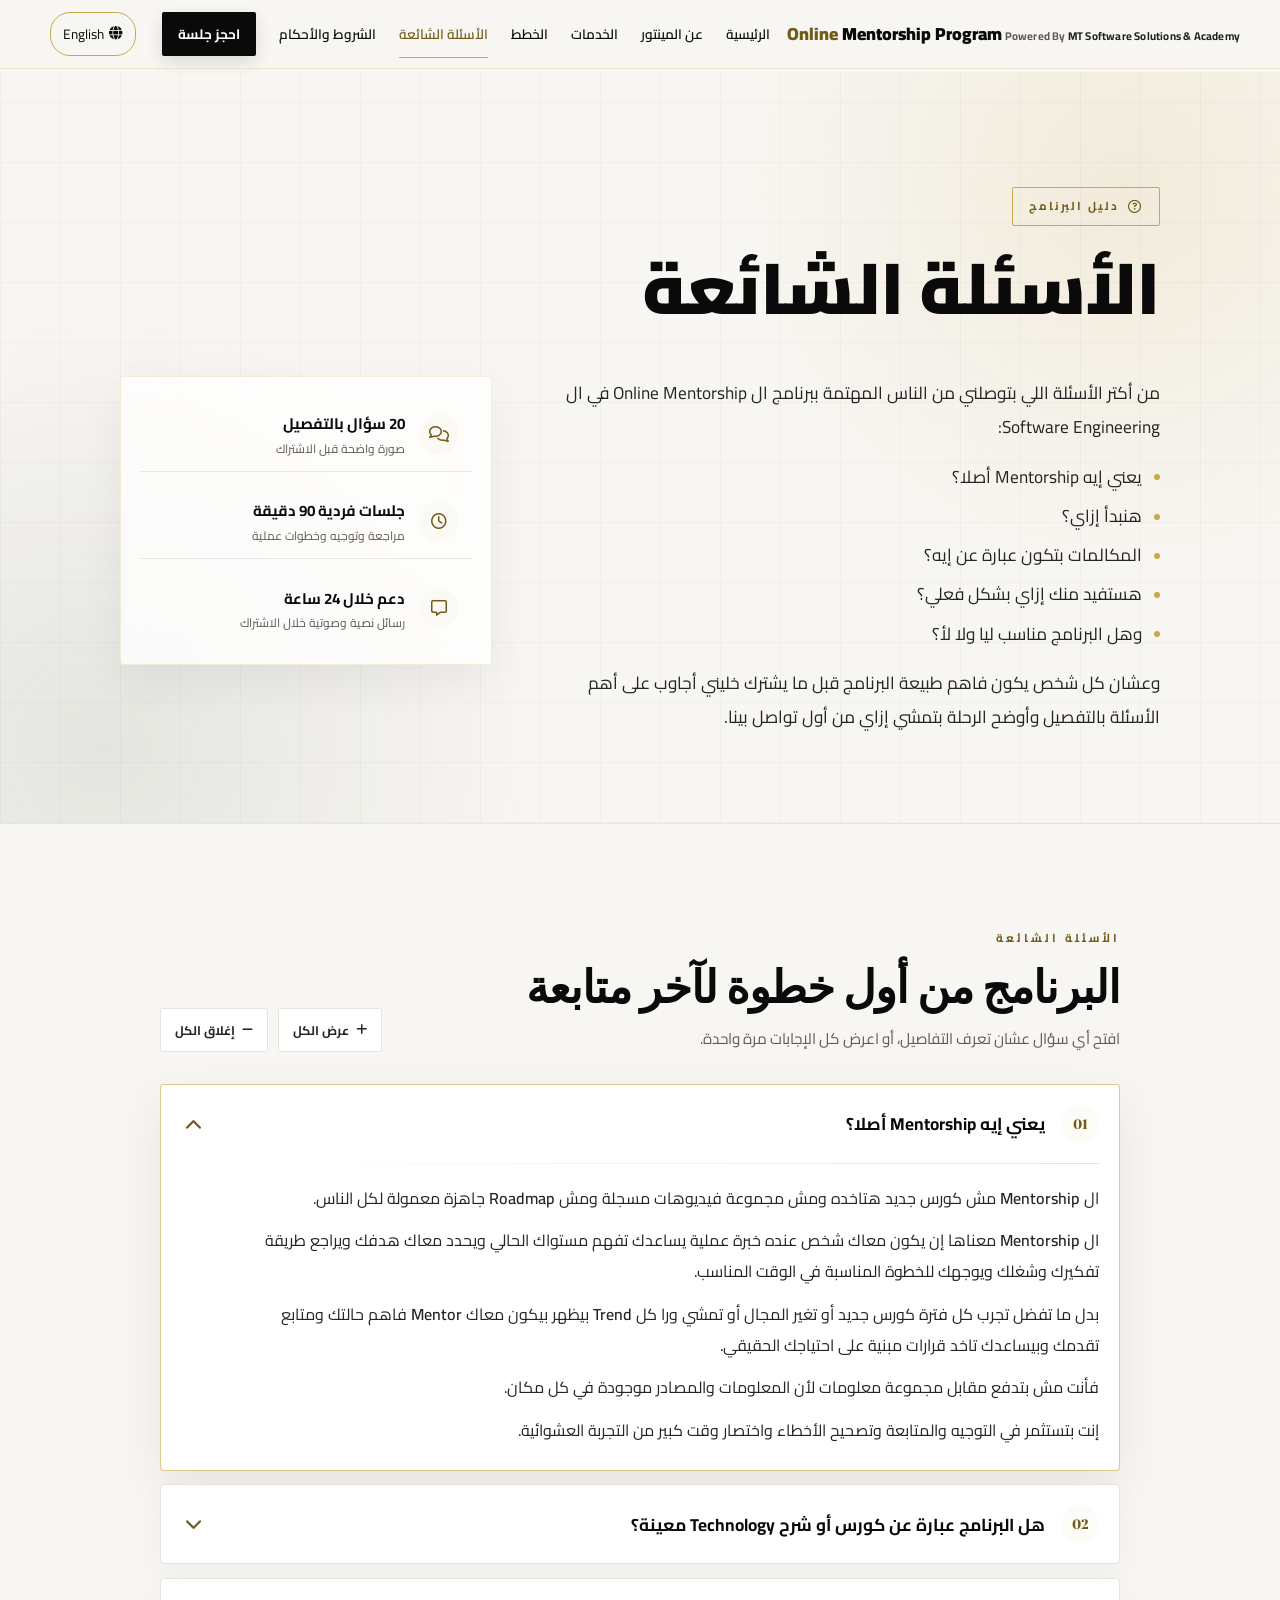
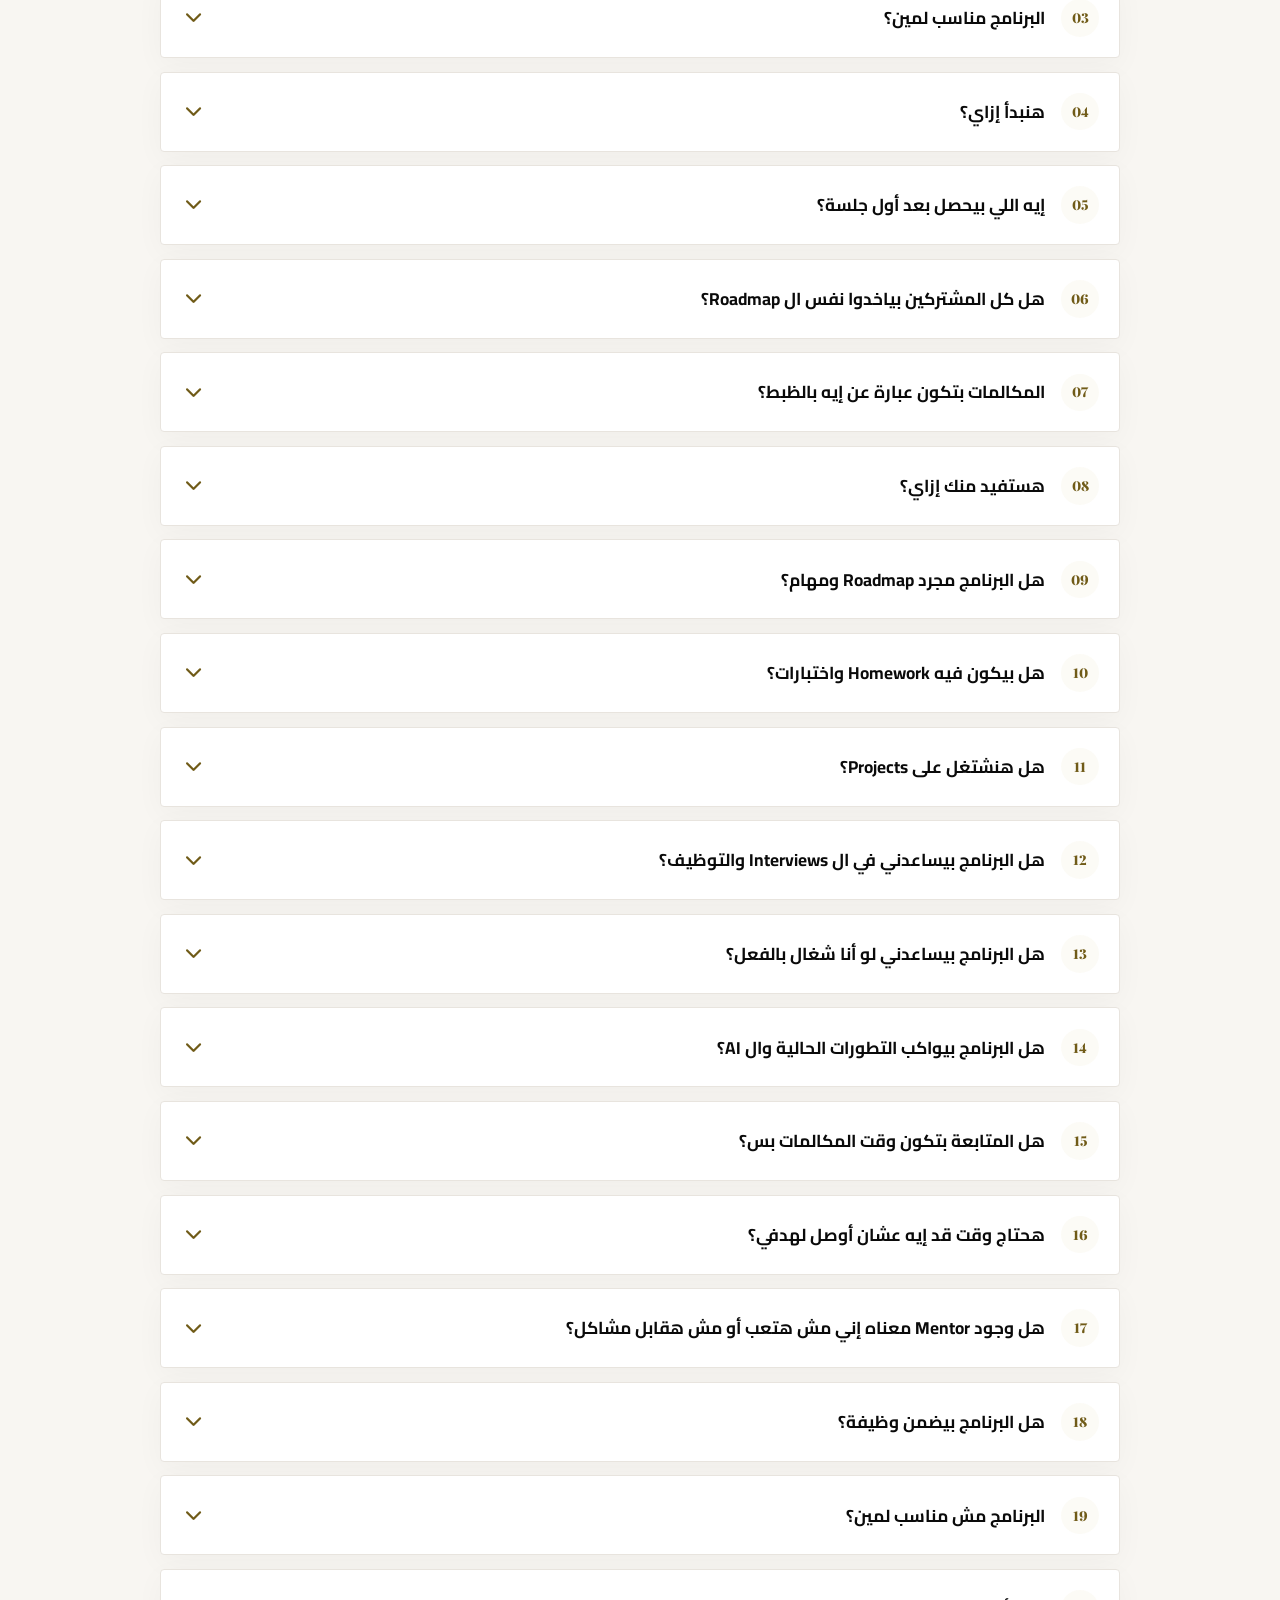
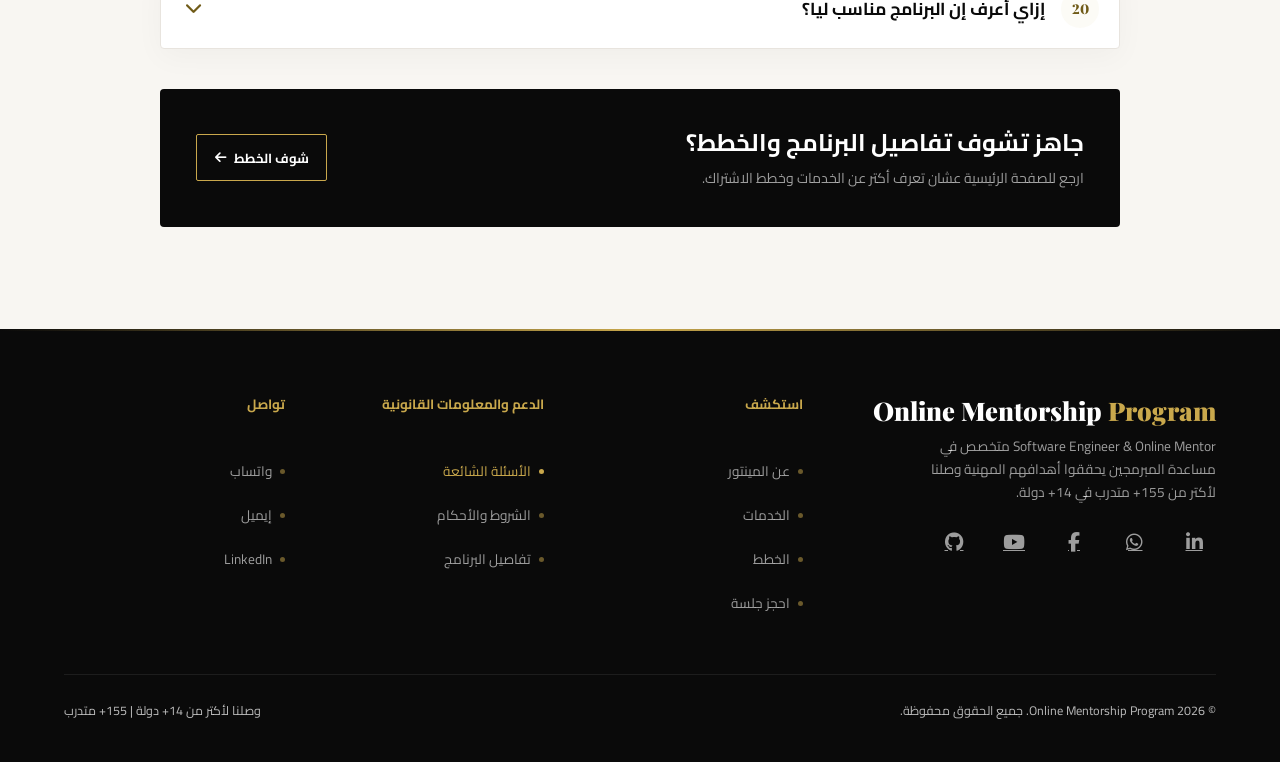
<file: faq.html>
<!DOCTYPE html>
<html lang="ar" dir="rtl">

<head>
  <meta charset="UTF-8">
  <meta name="viewport" content="width=device-width, initial-scale=1.0">
  <script>
    (() => {
      try {
        const language = localStorage.getItem('preferredLanguage');
        if (language === 'en' || language === 'ar') {
          document.documentElement.lang = language;
          document.documentElement.dir = language === 'ar' ? 'rtl' : 'ltr';
        }
      } catch (_) { /* The default Arabic interface remains available. */ }
      if (!window.matchMedia('(prefers-reduced-motion: reduce)').matches) {
        document.documentElement.classList.add('motion-enabled');
      }
    })();
  </script>
  <title
    data-ar="الأسئلة الشائعة | Online Mentorship Program"
    data-en="FAQ | Online Mentorship Program">
    الأسئلة الشائعة | Online Mentorship Program
  </title>
  <meta
    name="description"
    content="إجابات تفصيلية عن برنامج التوجيه الفردي أونلاين في هندسة البرمجيات، من أول جلسة وخطة التعلم إلى المشاريع والمقابلات والمتابعة."
    data-ar="إجابات تفصيلية عن برنامج التوجيه الفردي أونلاين في هندسة البرمجيات، من أول جلسة وخطة التعلم إلى المشاريع والمقابلات والمتابعة."
    data-en="Detailed answers about the one-to-one online Software Engineering Mentorship program, from the first session and learning plan to projects, interviews, and ongoing support.">
  <meta name="author" content="Mohamed Tamer">
  <meta name="robots" content="index, follow">
  <meta
    property="og:title"
    content="الأسئلة الشائعة"
    data-ar="الأسئلة الشائعة"
    data-en="FAQ">
  <meta
    property="og:description"
    content="كل ما تحتاج معرفته عن برنامج التوجيه الفردي أونلاين في هندسة البرمجيات."
    data-ar="كل ما تحتاج معرفته عن برنامج التوجيه الفردي أونلاين في هندسة البرمجيات."
    data-en="Everything you need to know about the one-to-one online Software Engineering Mentorship program.">
  <meta property="og:type" content="website">
  <meta property="og:url" content="https://mtacademy-mentor.github.io/faq.html">
  <meta property="og:site_name" content="Online Mentorship Program">
  <meta property="og:locale" content="ar_EG" data-ar="ar_EG" data-en="en_US">
  <meta
    name="twitter:title"
    content="الأسئلة الشائعة"
    data-ar="الأسئلة الشائعة"
    data-en="FAQ">
  <meta
    name="twitter:description"
    content="كل ما تحتاج معرفته عن برنامج التوجيه الفردي أونلاين في هندسة البرمجيات."
    data-ar="كل ما تحتاج معرفته عن برنامج التوجيه الفردي أونلاين في هندسة البرمجيات."
    data-en="Everything you need to know about the one-to-one online Software Engineering Mentorship program.">
  <meta name="twitter:card" content="summary">
  <link rel="canonical" href="https://mtacademy-mentor.github.io/faq.html">
  <link rel="icon" type="image/x-icon" href="assets/images/MT-Academy.png">
  <link rel="preconnect" href="https://fonts.googleapis.com">
  <link
    href="https://fonts.googleapis.com/css2?family=Cairo:wght@300;400;600;700;900&amp;family=Playfair+Display:ital,wght@0,700;0,900;1,700&amp;display=swap"
    rel="stylesheet">
  <link rel="stylesheet" href="assets/css/style.css">
  <link rel="stylesheet" href="https://cdnjs.cloudflare.com/ajax/libs/font-awesome/6.5.1/css/all.min.css">
</head>

<body>
  <aside class="promo-banner" id="promotion-banner" role="region"
    aria-label="عرض نوفمبر: خصم 35% على برنامج الـ Online Mentorship"
    data-label-ar="عرض نوفمبر: خصم 35% على برنامج الـ Online Mentorship"
    data-label-en="November offer: 35% off the Online Mentorship Program" hidden>
    <div class="promo-banner-inner">
      <div class="promo-offer">
        <div class="promo-deal-badge" aria-hidden="true">
          <strong data-promo-discount-value>35%</strong>
          <span class="lang-ar">خصم</span>
          <span class="lang-en">OFF</span>
        </div>
        <div class="promo-offer-content">
          <span class="promo-campaign-label">
            <i class="fa-solid fa-bolt" aria-hidden="true"></i>
            <span class="lang-ar">عرض نوفمبر لفترة محدودة</span>
            <span class="lang-en">NOVEMBER LIMITED-TIME OFFER</span>
          </span>
          <span class="promo-journey-label">
            <span class="lang-ar">عرض الـ Online Mentorship</span>
            <span class="lang-en">Online Mentorship Offer</span>
          </span>
          <div class="promo-copy">
            <h2>
              <span class="lang-ar">خصم <bdi class="promo-discount" dir="ltr">35%</bdi> على برنامج الـ Online Mentorship</span>
              <span class="lang-en">Get <bdi class="promo-discount" dir="ltr">35%</bdi> off the Online Mentorship Program</span>
            </h2>
            <p>
              <span class="lang-ar">ابدأ بخطة واضحة وجلسات فردية 1:1 قبل انتهاء نوفمبر.</span>
              <span class="lang-en">Start with a clear plan and private 1:1 sessions before November ends.</span>
            </p>
          </div>
        </div>
      </div>

      <div class="promo-countdown-wrap">
        <p class="promo-countdown-intro">
          <span class="lang-ar">العرض ينتهي خلال</span>
          <span class="lang-en">Offer ends in</span>
        </p>
        <div class="promo-countdown" dir="ltr" aria-hidden="true">
          <span class="promo-time-unit"><bdi data-promo-days>00</bdi><small><span class="lang-ar">يوم</span><span class="lang-en">Days</span></small></span>
          <span class="promo-time-separator" aria-hidden="true">:</span>
          <span class="promo-time-unit"><bdi data-promo-hours>00</bdi><small><span class="lang-ar">ساعة</span><span class="lang-en">Hours</span></small></span>
          <span class="promo-time-separator" aria-hidden="true">:</span>
          <span class="promo-time-unit"><bdi data-promo-minutes>00</bdi><small><span class="lang-ar">دقيقة</span><span class="lang-en">Minutes</span></small></span>
          <span class="promo-time-separator" aria-hidden="true">:</span>
          <span class="promo-time-unit"><bdi data-promo-seconds>00</bdi><small><span class="lang-ar">ثانية</span><span class="lang-en">Seconds</span></small></span>
        </div>
      </div>

      <p class="sr-only">
        <span class="lang-ar">خصم 35% على برنامج الـ Online Mentorship متاح حتى نهاية يوم 30 نوفمبر 2026 بتوقيت القاهرة.</span>
        <span class="lang-en">A 35% discount on the Online Mentorship Program is available through the end of November 30, 2026, Cairo time.</span>
      </p>
      <a class="promo-cta" data-promo-cta href="https://wa.me/201032105166" target="_blank"
        rel="noopener noreferrer" aria-label="احجز بخصم 35% عبر واتساب"
        data-label-ar="احجز بخصم 35% عبر واتساب" data-label-en="Claim the 35% discount on WhatsApp">
        <i class="fa-brands fa-whatsapp" aria-hidden="true"></i>
        <span class="lang-ar">احجز بخصم 35%</span>
        <span class="lang-en">Claim 35% Off</span>
      </a>
    </div>
  </aside>

  <nav id="navbar" aria-label="التنقل الرئيسي" data-label-ar="التنقل الرئيسي" data-label-en="Primary navigation">
    <a href="index.html" class="nav-logo">
      <div class="nav-logo-text">
        <span class="lang-ar">
          <span class="main-title"><span class="brand-gold">Online</span> <span class="brand-ink">Mentorship
              Program</span></span>
          <span class="sub-title">Powered By <span class="brand-company">MT Software Solutions &amp; Academy</span></span>
        </span>
        <span class="lang-en">
          <span class="main-title"><span class="brand-gold">Online</span> <span class="brand-ink">Mentorship
              Program</span></span>
          <span class="sub-title">Powered By <span class="brand-company">MT Software Solutions &amp; Academy</span></span>
        </span>
      </div>
    </a>
    <button class="menu-btn" id="menu-btn" type="button" aria-label="فتح قائمة التنقل"
      aria-expanded="false" aria-controls="nav-links" data-label-open-ar="فتح قائمة التنقل"
      data-label-open-en="Open navigation menu" data-label-close-ar="إغلاق قائمة التنقل"
      data-label-close-en="Close navigation menu">
      <i class="fa-solid fa-bars" aria-hidden="true"></i>
    </button>
    <ul class="nav-links" id="nav-links">
      <li><a href="index.html"><span class="lang-ar">الرئيسية</span><span class="lang-en">Home</span></a></li>
      <li><a href="index.html#about"><span class="lang-ar">عن المينتور</span><span class="lang-en">About</span></a></li>
      <li><a href="index.html#services"><span class="lang-ar">الخدمات</span><span class="lang-en">Services</span></a></li>
      <li><a href="index.html#plans"><span class="lang-ar">الخطط</span><span class="lang-en">Plans</span></a></li>
      <li><a href="faq.html" class="active" aria-current="page"><span class="lang-ar">الأسئلة الشائعة</span><span
            class="lang-en">FAQ</span></a></li>
      <li><a href="terms.html"><span class="lang-ar">الشروط والأحكام</span><span class="lang-en">Terms &amp; Conditions</span></a></li>
      <li><a href="index.html#booking" class="nav-book-link"><span class="lang-ar">احجز جلسة</span><span class="lang-en">Book Now</span></a></li>
      <li class="nav-mobile-cta">
        <a href="https://wa.me/201032105166" target="_blank" rel="noopener noreferrer">
          <span class="lang-ar">تواصل معايا 💬</span>
          <span class="lang-en">Get in Touch 💬</span>
        </a>
      </li>
    </ul>
    <button class="lang-switch" id="lang-switch" type="button" aria-label="Switch to English"
      data-label-ar="Switch to English" data-label-en="التبديل إلى العربية">
      <i class="fa-solid fa-globe" aria-hidden="true"></i>
      <span class="lang-ar">English</span>
      <span class="lang-en">العربية</span>
    </button>
  </nav>

  <main class="faq-page" id="main-content" tabindex="-1">
    <header class="faq-hero">
      <div class="faq-hero-inner">
        <div class="faq-eyebrow">
          <i class="fa-regular fa-circle-question" aria-hidden="true"></i>
          <span class="lang-ar">دليل البرنامج</span>
          <span class="lang-en">Program Guide</span>
        </div>

        <h1>
          <span class="lang-ar">الأسئلة الشائعة</span>
          <span class="lang-en">FAQ</span>
        </h1>

        <div class="faq-intro">
          <div class="faq-intro-copy">
            <div class="lang-ar">
              <p>من أكتر الأسئلة اللي بتوصلني من الناس المهتمة ببرنامج ال <bdi dir="ltr">Online Mentorship</bdi> في ال <bdi dir="ltr">Software Engineering</bdi>:</p>
              <ul class="faq-intro-questions">
                <li>يعني إيه <bdi dir="ltr">Mentorship</bdi> أصلا؟</li>
                <li>هنبدأ إزاي؟</li>
                <li>المكالمات بتكون عبارة عن إيه؟</li>
                <li>هستفيد منك إزاي بشكل فعلي؟</li>
                <li>وهل البرنامج مناسب ليا ولا لأ؟</li>
              </ul>
              <p>وعشان كل شخص يكون فاهم طبيعة البرنامج قبل ما يشترك خليني أجاوب على أهم الأسئلة بالتفصيل وأوضح الرحلة بتمشي إزاي من أول تواصل بينا.</p>
            </div>
            <div class="lang-en">
              <p>Some of the questions I receive most often from people interested in the Online Software Engineering Mentorship program are:</p>
              <ul class="faq-intro-questions">
                <li>What exactly does mentorship mean?</li>
                <li>How will we get started?</li>
                <li>What happens during the calls?</li>
                <li>How will I benefit in practical terms?</li>
                <li>And is the program right for me?</li>
              </ul>
              <p>So that everyone fully understands the nature of the program before joining, I will answer the most important questions in detail and explain how the journey unfolds from our very first contact.</p>
            </div>
          </div>

          <aside class="faq-quick-facts" aria-label="أهم معلومات البرنامج"
            data-label-ar="أهم معلومات البرنامج" data-label-en="Program highlights">
            <div class="faq-fact">
              <div class="faq-fact-icon"><i class="fa-regular fa-comments" aria-hidden="true"></i></div>
              <div>
                <strong><span class="lang-ar">20 سؤال بالتفصيل</span><span class="lang-en">20 detailed questions</span></strong>
                <small><span class="lang-ar">صورة واضحة قبل الاشتراك</span><span class="lang-en">A clear picture before joining</span></small>
              </div>
            </div>
            <div class="faq-fact">
              <div class="faq-fact-icon"><i class="fa-regular fa-clock" aria-hidden="true"></i></div>
              <div>
                <strong><span class="lang-ar">جلسات فردية 90 دقيقة</span><span class="lang-en">90-minute private sessions</span></strong>
                <small><span class="lang-ar">مراجعة وتوجيه وخطوات عملية</span><span class="lang-en">Review, guidance, and practical steps</span></small>
              </div>
            </div>
            <div class="faq-fact">
              <div class="faq-fact-icon"><i class="fa-regular fa-message" aria-hidden="true"></i></div>
              <div>
                <strong><span class="lang-ar">دعم خلال 24 ساعة</span><span class="lang-en">Support within 24 hours</span></strong>
                <small><span class="lang-ar">رسائل نصية وصوتية خلال الاشتراك</span><span class="lang-en">Text and voice messages while subscribed</span></small>
              </div>
            </div>
          </aside>
        </div>
      </div>
    </header>

    <section class="faq-content" aria-labelledby="faq-heading">
      <div class="faq-content-inner">
        <div class="faq-section-heading">
          <div>
            <div class="s-tag">
              <span class="lang-ar">الأسئلة الشائعة</span>
              <span class="lang-en">FAQ</span>
            </div>
            <h2 class="s-title" id="faq-heading">
              <span class="lang-ar">البرنامج من أول خطوة لآخر متابعة</span>
              <span class="lang-en">The Program, From Your First Step to Ongoing Support</span>
            </h2>
            <p class="s-sub">
              <span class="lang-ar">افتح أي سؤال عشان تعرف التفاصيل، أو اعرض كل الإجابات مرة واحدة.</span>
              <span class="lang-en">Open any question to read the details, or show every answer at once.</span>
            </p>
          </div>
          <div class="faq-controls" aria-label="أدوات التحكم في الأسئلة الشائعة"
            data-label-ar="أدوات التحكم في الأسئلة الشائعة" data-label-en="FAQ controls">
            <button class="faq-control" id="expand-all" type="button">
              <i class="fa-solid fa-plus" aria-hidden="true"></i>
              <span class="lang-ar">عرض الكل</span>
              <span class="lang-en">Expand all</span>
            </button>
            <button class="faq-control" id="collapse-all" type="button">
              <i class="fa-solid fa-minus" aria-hidden="true"></i>
              <span class="lang-ar">إغلاق الكل</span>
              <span class="lang-en">Collapse all</span>
            </button>
          </div>
        </div>

        <div class="faq-list" id="faq-list">
          <details class="faq-item" open>
            <summary>
              <span class="faq-number">01</span>
              <span>
                <span class="lang-ar">يعني إيه <bdi dir="ltr">Mentorship</bdi> أصلا؟</span>
                <span class="lang-en">What exactly does mentorship mean?</span>
              </span>
              <i class="fa-solid fa-chevron-down faq-chevron" aria-hidden="true"></i>
            </summary>
            <div class="faq-answer">
              <div class="lang-ar">
                <p>ال <bdi dir="ltr">Mentorship</bdi> مش كورس جديد هتاخده ومش مجموعة فيديوهات مسجلة ومش <bdi dir="ltr">Roadmap</bdi> جاهزة معمولة لكل الناس.</p>
                <p>ال <bdi dir="ltr">Mentorship</bdi> معناها إن يكون معاك شخص عنده خبرة عملية يساعدك تفهم مستواك الحالي ويحدد معاك هدفك ويراجع طريقة تفكيرك وشغلك ويوجهك للخطوة المناسبة في الوقت المناسب.</p>
                <p>بدل ما تفضل تجرب كل فترة كورس جديد أو تغير المجال أو تمشي ورا كل <bdi dir="ltr">Trend</bdi> بيظهر بيكون معاك <bdi dir="ltr">Mentor</bdi> فاهم حالتك ومتابع تقدمك وبيساعدك تاخد قرارات مبنية على احتياجك الحقيقي.</p>
                <p>فأنت مش بتدفع مقابل مجموعة معلومات لأن المعلومات والمصادر موجودة في كل مكان.</p>
                <p>إنت بتستثمر في التوجيه والمتابعة وتصحيح الأخطاء واختصار وقت كبير من التجربة العشوائية.</p>
              </div>
              <div class="lang-en">
                <p>Mentorship is not another course for you to take, a collection of recorded videos, or a ready-made roadmap designed for everyone.</p>
                <p>Mentorship means having someone with hands-on experience by your side to help you understand your current level, define your goal with you, review your thinking and your work, and guide you toward the right step at the right time.</p>
                <p>Instead of trying a new course every so often, switching fields, or chasing every new trend, you have a mentor who understands your situation, follows your progress, and helps you make decisions based on what you genuinely need.</p>
                <p>You are not paying for a collection of information, because information and resources are available everywhere.</p>
                <p>You are investing in guidance, follow-up, correcting mistakes, and saving a significant amount of time that might otherwise be lost to random trial and error.</p>
              </div>
            </div>
          </details>

          <details class="faq-item">
            <summary>
              <span class="faq-number">02</span>
              <span>
                <span class="lang-ar">هل البرنامج عبارة عن كورس أو شرح <bdi dir="ltr">Technology</bdi> معينة؟</span>
                <span class="lang-en">Is the program a course or training in a specific technology?</span>
              </span>
              <i class="fa-solid fa-chevron-down faq-chevron" aria-hidden="true"></i>
            </summary>
            <div class="faq-answer">
              <div class="lang-ar">
                <p>لأ البرنامج مش مربوط بلغة برمجة أو <bdi dir="ltr">Framework</bdi> معين ومش كل الناس بتمشي فيه بنفس المحتوى.</p>
                <p>ممكن تكون بتبدأ من الصفر ومحتاج تأسيس.</p>
                <p>وممكن تكون <bdi dir="ltr">Junior Developer</bdi> ومحتاج تقوي النواقص الموجودة عندك.</p>
                <p>وممكن تكون شغال بالفعل وعايز تنتقل لفرصة أقوى أو تزود مسؤولياتك أو تستعد للترقية.</p>
                <p>وممكن تكون محتار بين أكتر من مجال أو مش عارف تكمل في طريقك الحالي ولا تغيره.</p>
                <p>البرنامج بيتشكل حسب مستواك وهدفك والمشاكل اللي بتواجهك مش حسب محتوى ثابت لازم كل الناس تدرسه.</p>
              </div>
              <div class="lang-en">
                <p>No. The program is not tied to a particular programming language or framework, and not everyone follows the same content.</p>
                <p>You may be starting from scratch and need to build a solid foundation.</p>
                <p>You may be a junior developer who needs to strengthen specific gaps.</p>
                <p>You may already be working and want to move to a stronger opportunity, take on greater responsibilities, or prepare for a promotion.</p>
                <p>You may be unsure which of several fields to choose, or whether to continue on your current path or change direction.</p>
                <p>The program is shaped around your level, goal, and the challenges you face—not around fixed content that everyone must study.</p>
              </div>
            </div>
          </details>

          <details class="faq-item">
            <summary>
              <span class="faq-number">03</span>
              <span>
                <span class="lang-ar">البرنامج مناسب لمين؟</span>
                <span class="lang-en">Who is the program for?</span>
              </span>
              <i class="fa-solid fa-chevron-down faq-chevron" aria-hidden="true"></i>
            </summary>
            <div class="faq-answer">
              <div class="lang-ar">
                <p>البرنامج مناسب لأي شخص محتاج توجيه ومتابعة فعلية في طريقه في ال <bdi dir="ltr">Software Engineering</bdi>.</p>
                <p>مناسب للي بيبدأ من الصفر ومش عارف يختار المجال أو يبدأ من أنهي مصدر.</p>
                <p>ومناسب للي بيذاكر من فترة لكنه مشتت بين الكورسات وال <bdi dir="ltr">Roadmaps</bdi> ومش عارف هل مستواه بيتحسن فعلا ولا لأ.</p>
                <p>ومناسب للي خلص كورسات كتير لكنه مش قادر يبدأ <bdi dir="ltr">Project</bdi> من الصفر أو يطبق من غير ما يمشي ورا فيديو خطوة بخطوة.</p>
                <p>ومناسب للي شغال بالفعل لكن حاسس إن مستواه ثابت أو عنده نواقص تقنية أو مهنية محتاج يشتغل عليها.</p>
                <p>ومناسب للي بيجهز لل <bdi dir="ltr">Interviews</bdi> أو ال <bdi dir="ltr">Assessments</bdi> أو بيحاول ينتقل لشركة أو <bdi dir="ltr">Position</bdi> أفضل.</p>
                <p>ومناسب كمان للي محتاج يطور ال <bdi dir="ltr">Resume</bdi> وال <bdi dir="ltr">LinkedIn</bdi> وال <bdi dir="ltr">GitHub</bdi> أو يحسن طريقة عرض خبرته ومشاريعه.</p>
              </div>
              <div class="lang-en">
                <p>The program is suitable for anyone who needs genuine guidance and follow-up on their Software Engineering journey.</p>
                <p>It is suitable for someone starting from scratch who does not know which field to choose or which resource to begin with.</p>
                <p>It is also suitable for someone who has been studying for a while but feels lost among courses and roadmaps and cannot tell whether their level is genuinely improving.</p>
                <p>It is suitable for someone who has completed many courses but still cannot start a project from scratch or build something without following a video step by step.</p>
                <p>It is suitable for someone who is already employed but feels that their level has plateaued or has technical or professional gaps to address.</p>
                <p>It is suitable for someone preparing for interviews or assessments, or trying to move to a better company or position.</p>
                <p>It is also suitable for someone who needs to improve their resume, LinkedIn profile, and GitHub presence, or present their experience and projects more effectively.</p>
              </div>
            </div>
          </details>

          <details class="faq-item">
            <summary>
              <span class="faq-number">04</span>
              <span>
                <span class="lang-ar">هنبدأ إزاي؟</span>
                <span class="lang-en">How will we get started?</span>
              </span>
              <i class="fa-solid fa-chevron-down faq-chevron" aria-hidden="true"></i>
            </summary>
            <div class="faq-answer">
              <div class="lang-ar">
                <p>بنبدأ بجلسة فردية <bdi dir="ltr">1:1</bdi> بنتكلم فيها بالتفصيل عنك وعن رحلتك الحالية.</p>
                <p>بسمع منك إنت بدأت منين وذاكرت إيه ووصلت لفين وإيه المشاكل اللي بتقابلك وإيه الحاجات اللي حاسس إنك ضعيف فيها.</p>
                <p>بنتكلم كمان عن هدفك الحقيقي.</p>
                <p>هل هدفك تبدأ من الصفر؟</p>
                <p>هل هدفك تشتغل لأول مرة؟</p>
                <p>هل عايز تغير ال <bdi dir="ltr">Technology Stack</bdi>؟</p>
                <p>هل عايز تنتقل من مجال لمجال؟</p>
                <p>هل عايز تطور مستواك في شغلك الحالي؟</p>
                <p>هل عندك <bdi dir="ltr">Interview</bdi> أو <bdi dir="ltr">Assessment</bdi> محتاج تستعد له؟</p>
                <p>وبنشوف الوقت المتاح ليك والظروف اللي ممكن تأثر على التزامك عشان الخطة تكون واقعية وقابلة للتنفيذ مش مجرد جدول مثالي مش هتقدر تلتزم بيه.</p>
              </div>
              <div class="lang-en">
                <p>We begin with a private 1:1 session in which we discuss you and your journey so far in detail.</p>
                <p>I listen to where you started, what you have studied, how far you have progressed, the problems you are facing, and the areas where you feel you are weak.</p>
                <p>We also discuss your real goal.</p>
                <p>Is your goal to start from scratch?</p>
                <p>Is your goal to get your first job?</p>
                <p>Do you want to change your technology stack?</p>
                <p>Do you want to move from one field to another?</p>
                <p>Do you want to improve your performance in your current role?</p>
                <p>Do you have an interview or assessment you need to prepare for?</p>
                <p>We also consider the time you have available and any circumstances that may affect your commitment, so the plan is realistic and achievable—not an idealized schedule you will be unable to follow.</p>
              </div>
            </div>
          </details>

          <details class="faq-item">
            <summary>
              <span class="faq-number">05</span>
              <span>
                <span class="lang-ar">إيه اللي بيحصل بعد أول جلسة؟</span>
                <span class="lang-en">What happens after the first session?</span>
              </span>
              <i class="fa-solid fa-chevron-down faq-chevron" aria-hidden="true"></i>
            </summary>
            <div class="faq-answer">
              <div class="lang-ar">
                <p>بعد ما أفهم مستواك وهدفك بنحدد الأولويات اللي محتاج تبدأ بيها.</p>
                <p>مش شرط كل شخص يحتاج <bdi dir="ltr">Roadmap</bdi> طويلة تبدأ من الصفر.</p>
                <p>ممكن مشكلتك تكون في الأساسيات.</p>
                <p>وممكن تكون في التطبيق العملي.</p>
                <p>وممكن تكون في طريقة حل المشكلات.</p>
                <p>وممكن تكون في فهم ال <bdi dir="ltr">Software Engineering Concepts</bdi>.</p>
                <p>وممكن تكون مشكلتك إنك بتذاكر كويس لكن مش عارف تعرض خبرتك أو تستعد للمقابلات.</p>
                <p>بناء على ده بنبني مسار مناسب ليك فيه ال <bdi dir="ltr">Topics</bdi> والمهارات والمشاريع والمهام اللي محتاج تركز عليها خلال الفترة الجاية.</p>
              </div>
              <div class="lang-en">
                <p>Once I understand your level and goal, we identify the priorities you need to begin with.</p>
                <p>Not everyone needs a long roadmap that starts from zero.</p>
                <p>Your challenge may be in the fundamentals.</p>
                <p>It may be in practical application.</p>
                <p>It may be in your approach to problem-solving.</p>
                <p>It may be in your understanding of Software Engineering concepts.</p>
                <p>Or you may study effectively but struggle to present your experience or prepare for interviews.</p>
                <p>Based on this, we build a path tailored to you, covering the topics, skills, projects, and tasks you need to focus on during the next stage.</p>
              </div>
            </div>
          </details>

          <details class="faq-item">
            <summary>
              <span class="faq-number">06</span>
              <span>
                <span class="lang-ar">هل كل المشتركين بياخدوا نفس ال <bdi dir="ltr">Roadmap</bdi>؟</span>
                <span class="lang-en">Does every participant follow the same roadmap?</span>
              </span>
              <i class="fa-solid fa-chevron-down faq-chevron" aria-hidden="true"></i>
            </summary>
            <div class="faq-answer">
              <div class="lang-ar">
                <p>لأ ودي من أهم النقاط في البرنامج.</p>
                <p>مفيش <bdi dir="ltr">Roadmap</bdi> واحدة تنفع لكل الناس لأن كل شخص عنده مستوى مختلف وهدف مختلف ووقت مختلف ونقط قوة وضعف مختلفة.</p>
                <p>شخص عنده أساسيات قوية لكنه ضعيف في ال <bdi dir="ltr">Projects</bdi> مش محتاج يبدأ من نفس النقطة اللي هيبدأ منها شخص لسه بيتعلم البرمجة.</p>
                <p>وشخص بيجهز لل <bdi dir="ltr">Interviews</bdi> مش هيشتغل بنفس أولويات شخص هدفه يبني أساس قوي على المدى الطويل.</p>
                <p>عشان كده ال <bdi dir="ltr">Roadmap</bdi> بتتغير حسب تقدمك ونتائجك والمشاكل اللي بتظهر أثناء التطبيق.</p>
              </div>
              <div class="lang-en">
                <p>No, and this is one of the program's most important principles.</p>
                <p>There is no single roadmap that works for everyone, because each person has a different level, goal, amount of available time, and set of strengths and weaknesses.</p>
                <p>Someone with strong fundamentals but weak project experience should not begin at the same point as someone who is still learning to program.</p>
                <p>Someone preparing for interviews will not work with the same priorities as someone whose goal is to build a strong foundation for the long term.</p>
                <p>That is why your roadmap changes according to your progress, results, and the challenges that emerge as you apply what you learn.</p>
              </div>
            </div>
          </details>

          <details class="faq-item">
            <summary>
              <span class="faq-number">07</span>
              <span>
                <span class="lang-ar">المكالمات بتكون عبارة عن إيه بالظبط؟</span>
                <span class="lang-en">What exactly happens during the calls?</span>
              </span>
              <i class="fa-solid fa-chevron-down faq-chevron" aria-hidden="true"></i>
            </summary>
            <div class="faq-answer">
              <div class="lang-ar">
                <p>كل مكالمة بتكون جلسة فردية <bdi dir="ltr">1:1</bdi> ومخصصة لحالتك إنت ومدة الجلسة 90 دقيقة.</p>
                <p>بنبدأ بمراجعة اللي اتفقنا عليه في الجلسة السابقة ونشوف إيه اللي اتنفذ وإيه اللي متنفذش وإيه الأسباب.</p>
                <p>بنراجع المشاكل والأسئلة اللي ظهرت معاك أثناء المذاكرة أو التطبيق.</p>
                <p>ممكن نشرح <bdi dir="ltr">Concept</bdi> معين إنت محتاج تفهمه.</p>
                <p>وممكن نراجع <bdi dir="ltr">Code</bdi> أو <bdi dir="ltr">Project</bdi> اشتغلت عليه.</p>
                <p>وممكن نعمل <bdi dir="ltr">Live Coding</bdi> عشان أشوف طريقة تفكيرك وتحليلك للمشكلة مش مجرد أشوف النتيجة النهائية.</p>
                <p>وممكن نعمل <bdi dir="ltr">Interview Preparation</bdi> أو <bdi dir="ltr">Mock Interview</bdi> أو <bdi dir="ltr">Resume Review</bdi> حسب المرحلة اللي إنت فيها.</p>
                <p>وفي نهاية الجلسة بنحدد الخطوات والمهام والأولويات اللي هتشتغل عليها لحد المتابعة الجاية.</p>
                <p>يعني المكالمة مش كلام تحفيزي لمدة 90 دقيقة ومش مجرد إجابات سريعة على كام سؤال.</p>
                <p>هي جلسة عمل ومراجعة وتوجيه بنخرج منها بخطوات واضحة وقابلة للتنفيذ.</p>
              </div>
              <div class="lang-en">
                <p>Every call is a private 1:1 session tailored to your specific situation, and each session lasts 90 minutes.</p>
                <p>We begin by reviewing what we agreed on in the previous session, what was completed, what was not, and the reasons behind that.</p>
                <p>We review the problems and questions that came up while you were studying or applying what you learned.</p>
                <p>We may explain a particular concept you need to understand.</p>
                <p>We may review code or a project you have worked on.</p>
                <p>We may do live coding so I can see how you think and analyze the problem, rather than looking only at the final result.</p>
                <p>Depending on your current stage, we may work on interview preparation, conduct a mock interview, or review your resume.</p>
                <p>At the end of the session, we define the steps, tasks, and priorities you will work on until the next follow-up.</p>
                <p>In other words, the call is not 90 minutes of motivational talk or a few quick answers to a handful of questions.</p>
                <p>It is a focused working, review, and guidance session that ends with clear, actionable next steps.</p>
              </div>
            </div>
          </details>

          <details class="faq-item">
            <summary>
              <span class="faq-number">08</span>
              <span>
                <span class="lang-ar">هستفيد منك إزاي؟</span>
                <span class="lang-en">How will I benefit from working with you?</span>
              </span>
              <i class="fa-solid fa-chevron-down faq-chevron" aria-hidden="true"></i>
            </summary>
            <div class="faq-answer">
              <div class="lang-ar">
                <p>هتستفيد من خبرة عملية أكتر من 8 سنين في ال <bdi dir="ltr">Software Engineering</bdi> ومن التعامل مع مستويات وحالات مختلفة خلال سنين من التدريب وال <bdi dir="ltr">Mentoring</bdi>.</p>
                <p>هساعدك تحدد المشكلة الحقيقية بدل ما تفضل تعالج أعراضها.</p>
                <p>ممكن تكون فاكر إن مشكلتك إنك محتاج كورس جديد بينما المشكلة الحقيقية إنك مش بتطبق.</p>
                <p>وممكن تكون فاكر إنك محتاج تغير المجال بينما المشكلة إن أساسياتك محتاجة تقوية.</p>
                <p>وممكن تكون فاكر إن ال <bdi dir="ltr">Resume</bdi> هو سبب عدم قبولك بينما مشاريعك وطريقة عرض خبرتك محتاجين تطوير.</p>
                <p>وممكن تكون بتذاكر <bdi dir="ltr">Topics</bdi> كتير لكن بترتيب غلط أو في توقيت مش مناسب لمستواك الحالي.</p>
                <p>دوري إني أساعدك تشوف الصورة بشكل أوضح وأقولك إيه اللي محتاج تركز عليه دلوقتي وإيه اللي ممكن تأجله وإيه اللي مش محتاج تضيع وقتك فيه أصلا.</p>
                <p>هراجع معاك طريقة تفكيرك وشغلك وقراراتك مش مجرد أرسل لك مصادر وأسيبك تمشي لوحدك.</p>
              </div>
              <div class="lang-en">
                <p>You will benefit from more than eight years of hands-on Software Engineering experience and from my work with people at different levels and in different situations over years of training and mentoring.</p>
                <p>I will help you identify the real problem instead of continuing to treat its symptoms.</p>
                <p>You may think you need another course when the real problem is that you are not applying what you learn.</p>
                <p>You may think you need to change fields when the real issue is that your fundamentals need strengthening.</p>
                <p>You may think your resume is the reason you are not being accepted, when your projects and the way you present your experience need development.</p>
                <p>You may be studying many topics, but in the wrong order or at a time that does not suit your current level.</p>
                <p>My role is to help you see the bigger picture more clearly: what to focus on now, what can wait, and what is not worth your time in the first place.</p>
                <p>I will review your thinking, work, and decisions with you—not simply send you resources and leave you to continue alone.</p>
              </div>
            </div>
          </details>

          <details class="faq-item">
            <summary>
              <span class="faq-number">09</span>
              <span>
                <span class="lang-ar">هل البرنامج مجرد <bdi dir="ltr">Roadmap</bdi> ومهام؟</span>
                <span class="lang-en">Is the program just a roadmap and a set of tasks?</span>
              </span>
              <i class="fa-solid fa-chevron-down faq-chevron" aria-hidden="true"></i>
            </summary>
            <div class="faq-answer">
              <div class="lang-ar">
                <p>لأ لأن ال <bdi dir="ltr">Roadmap</bdi> لوحدها مش كفاية.</p>
                <p>ناس كتير عندها عشرات ال <bdi dir="ltr">Roadmaps</bdi> المحفوظة لكنها لسه مش عارفة تبدأ أو تكمل.</p>
                <p>القيمة الأساسية في المتابعة والمراجعة المستمرة.</p>
                <p>بنشوف هل إنت فهمت فعلا ولا مجرد خلصت فيديوهات.</p>
                <p>هل عرفت تطبق بإيدك ولا محتاج ترجع للشرح في كل خطوة.</p>
                <p>هل ال <bdi dir="ltr">Code</bdi> اللي كتبته شغال بس ولا كمان منظم وقابل للتطوير والصيانة.</p>
                <p>هل طريقة مذاكرتك فعالة ولا بتستهلك وقت كبير من غير نتيجة واضحة.</p>
                <p>فالهدف مش إنك تخلص أكبر عدد من ال <bdi dir="ltr">Topics</bdi>.</p>
                <p>الهدف إن كل مرحلة تخلصها تكون فعلا أضافت لمستواك.</p>
              </div>
              <div class="lang-en">
                <p>No, because a roadmap on its own is not enough.</p>
                <p>Many people have dozens of saved roadmaps and still do not know how to begin or continue.</p>
                <p>The core value lies in consistent follow-up and review.</p>
                <p>We determine whether you genuinely understood the material or merely finished watching videos.</p>
                <p>We check whether you can apply it yourself or still need to return to the explanation at every step.</p>
                <p>We look at whether the code you wrote merely works, or is also organized, extensible, and maintainable.</p>
                <p>We assess whether your study method is effective or consumes a great deal of time without a clear result.</p>
                <p>The goal is not to complete the greatest possible number of topics.</p>
                <p>The goal is for every stage you complete to produce a genuine improvement in your level.</p>
              </div>
            </div>
          </details>

          <details class="faq-item">
            <summary>
              <span class="faq-number">10</span>
              <span>
                <span class="lang-ar">هل بيكون فيه <bdi dir="ltr">Homework</bdi> واختبارات؟</span>
                <span class="lang-en">Will there be homework and assessments?</span>
              </span>
              <i class="fa-solid fa-chevron-down faq-chevron" aria-hidden="true"></i>
            </summary>
            <div class="faq-answer">
              <div class="lang-ar">
                <p>حسب مستواك واحتياجك بيكون فيه مهام عملية و <bdi dir="ltr">Homework</bdi> وأسئلة ومراجعات دورية.</p>
                <p>ممكن يكون مطلوب منك تحل <bdi dir="ltr">Problems</bdi> أو تطبق <bdi dir="ltr">Concept</bdi> أو تبني <bdi dir="ltr">Feature</bdi> أو تقرأ جزء معين وتشرحه بطريقتك.</p>
                <p>وممكن نعمل اختبار نظري أو عملي عشان نقيس مدى فهمك ونحدد النواقص اللي محتاجة شغل.</p>
                <p>المهام مش هدفها الضغط عليك أو إنك تخلص حاجات كتير.</p>
                <p>هدفها إننا نتأكد إن المعرفة اتحولت لتطبيق ومهارة فعلية.</p>
              </div>
              <div class="lang-en">
                <p>Depending on your level and needs, you will have practical tasks, homework, questions, and periodic reviews.</p>
                <p>You may be asked to solve problems, apply a concept, build a feature, or read a particular section and explain it in your own words.</p>
                <p>We may also conduct a theoretical or practical assessment to measure your understanding and identify gaps that need work.</p>
                <p>The tasks are not intended to put you under pressure or make you complete a large volume of work.</p>
                <p>Their purpose is to ensure that knowledge has turned into practical application and a genuine skill.</p>
              </div>
            </div>
          </details>

          <details class="faq-item">
            <summary>
              <span class="faq-number">11</span>
              <span>
                <span class="lang-ar">هل هنشتغل على <bdi dir="ltr">Projects</bdi>؟</span>
                <span class="lang-en">Will we work on projects?</span>
              </span>
              <i class="fa-solid fa-chevron-down faq-chevron" aria-hidden="true"></i>
            </summary>
            <div class="faq-answer">
              <div class="lang-ar">
                <p>لما توصل للمرحلة المناسبة بنحدد <bdi dir="ltr">Project</bdi> يخدم هدفك ومستواك.</p>
                <p>المشروع مش بيكون مجرد تقليد لفيديو أو مجموعة عمليات <bdi dir="ltr">CRUD</bdi> وخلاص.</p>
                <p>بنحاول ندخل فيه <bdi dir="ltr">Requirements</bdi> قريبة من المشاكل الحقيقية ونغير بعض المتطلبات أثناء التنفيذ عشان تتعلم تتعامل مع ال <bdi dir="ltr">Changing Requirements</bdi>.</p>
                <p>بنعمل <bdi dir="ltr">Code Review</bdi> ونناقش طريقة تقسيم المشروع وال <bdi dir="ltr">Decisions</bdi> اللي أخدتها والمشاكل اللي قابلتك والبدائل اللي كان ممكن تستخدمها.</p>
                <p>الهدف إن المشروع يعكس فهمك وطريقة تفكيرك مش مجرد <bdi dir="ltr">Code</bdi> موجود على ال <bdi dir="ltr">GitHub</bdi>.</p>
              </div>
              <div class="lang-en">
                <p>When you reach the appropriate stage, we choose a project that serves your goal and matches your level.</p>
                <p>The project will not simply imitate a video or consist of nothing more than a set of CRUD operations.</p>
                <p>We aim to include requirements that resemble real-world problems, and we change some requirements during implementation so you learn how to handle changing requirements.</p>
                <p>We conduct code reviews and discuss how you divided the project, the decisions you made, the problems you encountered, and the alternatives you could have used.</p>
                <p>The goal is for the project to reflect your understanding and way of thinking—not merely to put code on GitHub.</p>
              </div>
            </div>
          </details>

          <details class="faq-item">
            <summary>
              <span class="faq-number">12</span>
              <span>
                <span class="lang-ar">هل البرنامج بيساعدني في ال <bdi dir="ltr">Interviews</bdi> والتوظيف؟</span>
                <span class="lang-en">Does the program help with interviews and employment?</span>
              </span>
              <i class="fa-solid fa-chevron-down faq-chevron" aria-hidden="true"></i>
            </summary>
            <div class="faq-answer">
              <div class="lang-ar">
                <p>لو هدفك التوظيف بنشتغل على الاستعداد لل <bdi dir="ltr">Interviews</bdi> وال <bdi dir="ltr">Assessments</bdi> حسب نوع الفرصة ومستواك.</p>
                <p>بنراجع الأساسيات المطلوبة ونناقش الأسئلة التقنية ونعمل <bdi dir="ltr">Mock Interviews</bdi> ونتدرب على طريقة شرح إجاباتك ومشاريعك وخبرتك.</p>
                <p>بنشوف كمان إزاي تحلل السؤال وتتعامل مع سؤال مش عارف إجابته بدل ما تحفظ مجموعة إجابات جاهزة.</p>
                <p>وبنراجع ال <bdi dir="ltr">Resume</bdi> وال <bdi dir="ltr">LinkedIn</bdi> وال <bdi dir="ltr">GitHub</bdi> وطريقة تقديم نفسك والتكلم عن خبرتك بشكل واضح واحترافي.</p>
              </div>
              <div class="lang-en">
                <p>If employment is your goal, we work on preparing for interviews and assessments according to the type of opportunity and your level.</p>
                <p>We review the required fundamentals, discuss technical questions, conduct mock interviews, and practice how to explain your answers, projects, and experience.</p>
                <p>We also work on how to analyze a question and respond when you do not know the answer, instead of memorizing a collection of prepared answers.</p>
                <p>We review your resume, LinkedIn profile, and GitHub presence, as well as how you introduce yourself and discuss your experience clearly and professionally.</p>
              </div>
            </div>
          </details>

          <details class="faq-item">
            <summary>
              <span class="faq-number">13</span>
              <span>
                <span class="lang-ar">هل البرنامج بيساعدني لو أنا شغال بالفعل؟</span>
                <span class="lang-en">Can the program help me if I am already employed?</span>
              </span>
              <i class="fa-solid fa-chevron-down faq-chevron" aria-hidden="true"></i>
            </summary>
            <div class="faq-answer">
              <div class="lang-ar">
                <p>أكيد لأن ال <bdi dir="ltr">Mentorship</bdi> مش مخصص للناس اللي بتبدأ من الصفر بس.</p>
                <p>ممكن نشتغل على المشاكل اللي بتقابلك في الشغل وطريقة فهم ال <bdi dir="ltr">Codebase</bdi> والتعامل مع ال <bdi dir="ltr">Legacy Code</bdi> وال <bdi dir="ltr">Debugging</bdi> وال <bdi dir="ltr">Code Review</bdi> وال <bdi dir="ltr">System Design</bdi> وال <bdi dir="ltr">Clean Code</bdi> وال <bdi dir="ltr">Architecture</bdi>.</p>
                <p>وممكن نشتغل على تطوير طريقة تواصلك داخل الفريق والتعامل مع ال <bdi dir="ltr">Tasks</bdi> وال <bdi dir="ltr">Deadlines</bdi> وال <bdi dir="ltr">Meetings</bdi> وال <bdi dir="ltr">Documentation</bdi>.</p>
                <p>وممكن نحدد المهارات اللي محتاج تطورها عشان تنتقل من <bdi dir="ltr">Junior</bdi> إلى <bdi dir="ltr">Mid-Level</bdi> أو من <bdi dir="ltr">Mid-Level</bdi> إلى <bdi dir="ltr">Senior</bdi> حسب مستواك ومسؤولياتك الحالية.</p>
              </div>
              <div class="lang-en">
                <p>Absolutely. Mentorship is not only for people who are starting from scratch.</p>
                <p>We can work on challenges you face at work, understanding the codebase, and dealing with legacy code, debugging, code review, system design, clean code, and architecture.</p>
                <p>We can also develop how you communicate within the team and manage tasks, deadlines, meetings, and documentation.</p>
                <p>We can identify the skills you need to develop to move from junior to mid-level or from mid-level to senior, based on your current level and responsibilities.</p>
              </div>
            </div>
          </details>

          <details class="faq-item">
            <summary>
              <span class="faq-number">14</span>
              <span>
                <span class="lang-ar">هل البرنامج بيواكب التطورات الحالية وال <bdi dir="ltr">AI</bdi>؟</span>
                <span class="lang-en">Does the program keep pace with current developments and AI?</span>
              </span>
              <i class="fa-solid fa-chevron-down faq-chevron" aria-hidden="true"></i>
            </summary>
            <div class="faq-answer">
              <div class="lang-ar">
                <p>أكيد لأن سوق ال <bdi dir="ltr">Software Engineering</bdi> بيتغير بسرعة وال <bdi dir="ltr">AI</bdi> بقى جزء أساسي من طريقة الشغل والتعلم.</p>
                <p>لكن الهدف مش إنك تعتمد على ال <bdi dir="ltr">AI</bdi> عشان يكتبلك كل حاجة وتفقد قدرتك على التفكير والتحليل.</p>
                <p>بنتعلم إزاي تستخدم أدوات ال <bdi dir="ltr">AI</bdi> بشكل يساعدك تسرع البحث والفهم والتنفيذ وفي نفس الوقت تفضل قادر تراجع ال <bdi dir="ltr">Output</bdi> وتكتشف الأخطاء وتتحمل مسؤولية ال <bdi dir="ltr">Code</bdi> اللي بتقدمه.</p>
                <p>وبنراجع الأولويات باستمرار حسب تغيرات السوق ومتطلبات الوظائف ومستوى المشترك مش حسب <bdi dir="ltr">Trend</bdi> منتشر وخلاص.</p>
              </div>
              <div class="lang-en">
                <p>Absolutely. The Software Engineering market is changing quickly, and AI has become a fundamental part of how we work and learn.</p>
                <p>However, the goal is not to depend on AI to write everything for you and lose your ability to think and analyze.</p>
                <p>We learn how to use AI tools to accelerate research, understanding, and implementation while remaining able to review the output, detect errors, and take responsibility for the code you deliver.</p>
                <p>We continuously review priorities based on market changes, job requirements, and the participant's level—not simply according to whichever trend happens to be popular.</p>
              </div>
            </div>
          </details>

          <details class="faq-item">
            <summary>
              <span class="faq-number">15</span>
              <span>
                <span class="lang-ar">هل المتابعة بتكون وقت المكالمات بس؟</span>
                <span class="lang-en">Is follow-up limited to the calls?</span>
              </span>
              <i class="fa-solid fa-chevron-down faq-chevron" aria-hidden="true"></i>
            </summary>
            <div class="faq-answer">
              <div class="lang-ar">
                <p>لأ طول فترة اشتراكك بيكون عندك دعم غير محدود من خلال الرسائل النصية والصوتية والرد بيكون خلال 24 ساعة أو أقل.</p>
                <p>تقدر تبعت سؤال أو مشكلة ظهرت معاك أو تطلب توجيه في قرار متعلق بالخطة أو المهام.</p>
                <p>الهدف إنك متفضلش واقف بسبب مشكلة صغيرة لحد موعد الجلسة الجاية.</p>
                <p>لكن الدعم مش معناه إني أنفذ المهمة مكانك أو أكتبلك الحل كامل.</p>
                <p>الدور الأساسي إني أوجهك وأساعدك تفكر وتوصل للحل بنفسك عشان تستفيد فعلا.</p>
              </div>
              <div class="lang-en">
                <p>No. Throughout your subscription, you have unlimited support through text and voice messages, with a response within 24 hours or less.</p>
                <p>You can send a question, share a problem that has come up, or ask for guidance on a decision related to the plan or your tasks.</p>
                <p>The goal is to prevent a small problem from leaving you stuck until the next session.</p>
                <p>However, support does not mean that I will complete the task for you or write the entire solution on your behalf.</p>
                <p>My primary role is to guide you, help you think, and help you reach the solution yourself so you gain real value from the process.</p>
              </div>
            </div>
          </details>

          <details class="faq-item">
            <summary>
              <span class="faq-number">16</span>
              <span>
                <span class="lang-ar">هحتاج وقت قد إيه عشان أوصل لهدفي؟</span>
                <span class="lang-en">How long will it take me to reach my goal?</span>
              </span>
              <i class="fa-solid fa-chevron-down faq-chevron" aria-hidden="true"></i>
            </summary>
            <div class="faq-answer">
              <div class="lang-ar">
                <p>مفيش مدة واحدة تنطبق على كل الناس.</p>
                <p>المدة بتختلف حسب مستواك الحالي وهدفك والوقت اللي بتخصصه للمذاكرة والتطبيق ومدى التزامك بالمهام.</p>
                <p>دوري إني أساعدك تمشي في أقصر طريق منطقي يناسب حالتك وأقلل التخبط والوقت الضايع.</p>
                <p>لكن مفيش حد يقدر يضمنلك إنك توصل لمستوى معين خلال عدد ثابت من الأسابيع من غير ما يعرف مستواك وظروفك والتزامك.</p>
              </div>
              <div class="lang-en">
                <p>There is no single timeframe that applies to everyone.</p>
                <p>The time required depends on your current level, your goal, how much time you dedicate to studying and practice, and how consistently you complete the tasks.</p>
                <p>My role is to help you follow the shortest sensible path for your situation and reduce confusion and wasted time.</p>
                <p>But no one can guarantee that you will reach a particular level within a fixed number of weeks without knowing your level, circumstances, and degree of commitment.</p>
              </div>
            </div>
          </details>

          <details class="faq-item">
            <summary>
              <span class="faq-number">17</span>
              <span>
                <span class="lang-ar">هل وجود <bdi dir="ltr">Mentor</bdi> معناه إني مش هتعب أو مش هقابل مشاكل؟</span>
                <span class="lang-en">Does having a mentor mean I will not need to work hard or face problems?</span>
              </span>
              <i class="fa-solid fa-chevron-down faq-chevron" aria-hidden="true"></i>
            </summary>
            <div class="faq-answer">
              <div class="lang-ar">
                <p>لأ بالعكس إنت اللي هتذاكر وتطبق وتحل وتبني المشاريع.</p>
                <p>ال <bdi dir="ltr">Mentor</bdi> مش هيقدر يتعلم مكانك ومش هيكتب ال <bdi dir="ltr">Code</bdi> مكانك.</p>
                <p>دوري إني أوضحلك الطريق وأراجع شغلك وأنبهك للأخطاء وأساعدك تتجاوز المشاكل بطريقة أسرع وأصح.</p>
                <p>لكن النتيجة في النهاية مرتبطة بمدى التزامك واستعدادك إنك تبذل مجهود حقيقي.</p>
              </div>
              <div class="lang-en">
                <p>No—quite the opposite. You are the one who will study, apply what you learn, solve problems, and build the projects.</p>
                <p>A mentor cannot learn for you and will not write the code for you.</p>
                <p>My role is to clarify the path, review your work, draw your attention to mistakes, and help you overcome problems more quickly and correctly.</p>
                <p>Ultimately, however, the result depends on your commitment and your willingness to put in genuine effort.</p>
              </div>
            </div>
          </details>

          <details class="faq-item">
            <summary>
              <span class="faq-number">18</span>
              <span>
                <span class="lang-ar">هل البرنامج بيضمن وظيفة؟</span>
                <span class="lang-en">Does the program guarantee a job?</span>
              </span>
              <i class="fa-solid fa-chevron-down faq-chevron" aria-hidden="true"></i>
            </summary>
            <div class="faq-answer">
              <div class="lang-ar">
                <p>البرنامج مش بيوعدك بوظيفة مضمونة 100% لأن الرزق بإيد ربنا وحده وعملية التوظيف فيها عوامل كتير خارج سيطرة أي <bdi dir="ltr">Mentor</bdi>.</p>
                <p>لكن اللي أقدر أوعدك بيه إننا هنحدد النواقص الموجودة عندك ونشتغل عليها بشكل واضح وعملي.</p>
                <p>هتطبق بإيدك وهتاخد <bdi dir="ltr">Feedback</bdi> مستمر وهتعرف مستواك الحقيقي وإيه المطلوب منك عشان تقرب من متطلبات سوق العمل.</p>
              </div>
              <div class="lang-en">
                <p>The program does not promise a 100% guaranteed job, because provision is in God's hands alone and the hiring process involves many factors beyond any mentor's control.</p>
                <p>What I can promise is that we will identify the gaps you have and work on them in a clear, practical way.</p>
                <p>You will apply what you learn yourself, receive continuous feedback, understand your true level, and know what you need to do to move closer to the requirements of the job market.</p>
              </div>
            </div>
          </details>

          <details class="faq-item">
            <summary>
              <span class="faq-number">19</span>
              <span>
                <span class="lang-ar">البرنامج مش مناسب لمين؟</span>
                <span class="lang-en">Who is the program not suitable for?</span>
              </span>
              <i class="fa-solid fa-chevron-down faq-chevron" aria-hidden="true"></i>
            </summary>
            <div class="faq-answer">
              <div class="lang-ar">
                <p>البرنامج مش مناسب للي بيدور على نتيجة سريعة من غير مذاكرة أو تطبيق.</p>
                <p>ومش مناسب للي منتظر إن ال <bdi dir="ltr">Mentor</bdi> ينفذ عنه المهام أو يبني له المشاريع.</p>
                <p>ومش مناسب للي عايز شهادة حضور فقط من غير ما يغير طريقته أو يلتزم بالمتابعة.</p>
                <p>ومش مناسب للي مش مستعد يسمع <bdi dir="ltr">Feedback</bdi> أو يراجع أخطاءه أو يلتزم بالمهام المتفق عليها.</p>
                <p>البرنامج مناسب للشخص المستعد يسمع ال <bdi dir="ltr">Feedback</bdi> ويطبق ويجرب ويغلط ويرجع يحسن شغله باستمرار.</p>
              </div>
              <div class="lang-en">
                <p>The program is not suitable for someone looking for a quick result without studying or applying what they learn.</p>
                <p>It is not suitable for someone expecting the mentor to complete tasks or build projects on their behalf.</p>
                <p>It is not suitable for someone who only wants a certificate of attendance without changing their approach or committing to follow-up.</p>
                <p>It is not suitable for someone who is unwilling to hear feedback, review their mistakes, or commit to the agreed tasks.</p>
                <p>The program is suitable for someone who is prepared to listen to feedback, apply what they learn, experiment, make mistakes, and continually return to improve their work.</p>
              </div>
            </div>
          </details>

          <details class="faq-item">
            <summary>
              <span class="faq-number">20</span>
              <span>
                <span class="lang-ar">إزاي أعرف إن البرنامج مناسب ليا؟</span>
                <span class="lang-en">How do I know whether the program is right for me?</span>
              </span>
              <i class="fa-solid fa-chevron-down faq-chevron" aria-hidden="true"></i>
            </summary>
            <div class="faq-answer">
              <div class="lang-ar">
                <p>لو حاسس إنك مشتت ومش عارف تبدأ منين.</p>
                <p>أو بتذاكر بقالك فترة ومش شايف تقدم واضح.</p>
                <p>أو خلصت كورسات كتير لكن لسه مش قادر تطبق لوحدك.</p>
                <p>أو مش عارف تحدد نقاط ضعفك.</p>
                <p>أو محتاج حد يراجع شغلك وطريقة تفكيرك.</p>
                <p>أو بتجهز لفرصة وعايز استعداد منظم.</p>
                <p>أو شغال وعايز تطور مستواك وتاخد خطوات مهنية أفضل.</p>
                <p>أو محتاج مساعدة في اختيار مجال أو <bdi dir="ltr">Technology Stack</bdi> مناسب.</p>
                <p>فغالبا ال <bdi dir="ltr">Mentorship</bdi> هيكون مفيد ليك لأنك مش محتاج مجرد مصدر جديد لكن محتاج توجيه ومتابعة مبنيين على حالتك.</p>
              </div>
              <div class="lang-en">
                <p>If you feel lost and do not know where to begin.</p>
                <p>Or you have been studying for some time without seeing clear progress.</p>
                <p>Or you have completed many courses but still cannot apply what you learned independently.</p>
                <p>Or you do not know how to identify your weaknesses.</p>
                <p>Or you need someone to review your work and way of thinking.</p>
                <p>Or you are preparing for an opportunity and want a structured approach.</p>
                <p>Or you are employed and want to improve your level and take better professional steps.</p>
                <p>Or you need help choosing a suitable field or technology stack.</p>
                <p>Then mentorship will probably be valuable for you, because you do not simply need another resource—you need guidance and follow-up built around your individual situation.</p>
              </div>
            </div>
          </details>
        </div>

        <div class="faq-closing">
          <div>
            <h2>
              <span class="lang-ar">جاهز تشوف تفاصيل البرنامج والخطط؟</span>
              <span class="lang-en">Ready to Explore the Program and Its Plans?</span>
            </h2>
            <p>
              <span class="lang-ar">ارجع للصفحة الرئيسية عشان تعرف أكتر عن الخدمات وخطط الاشتراك.</span>
              <span class="lang-en">Return to the homepage to learn more about the services and subscription plans.</span>
            </p>
          </div>
          <a class="faq-back-link" href="index.html#plans">
            <span class="lang-ar">شوف الخطط</span>
            <span class="lang-en">View Plans</span>
            <i class="fa-solid fa-arrow-left lang-ar" aria-hidden="true"></i>
            <i class="fa-solid fa-arrow-right lang-en" aria-hidden="true"></i>
          </a>
        </div>
      </div>
    </section>
  </main>

  <footer>
    <div class="footer-inner">
      <div class="footer-brand">
        <div class="logo">
          <span class="lang-ar">Online Mentorship <span>Program</span></span>
          <span class="lang-en">Online Mentorship <span>Program</span></span>
        </div>
        <p>
          <span class="lang-ar">Software Engineer &amp; Online Mentor متخصص في مساعدة المبرمجين يحققوا أهدافهم المهنية وصلنا لأكتر من 155+ متدرب في 14+ دولة.</span>
          <span class="lang-en">Software Engineer &amp; Online Mentor specialized in helping developers achieve their professional goals. Reached 155+ mentees in 14+ countries.</span>
        </p>
        <div class="footer-social-lite">
          <a href="https://www.linkedin.com/in/mohamedtamer0" target="_blank" rel="noopener noreferrer" aria-label="LinkedIn"><i class="fab fa-linkedin-in" aria-hidden="true"></i></a>
          <a href="https://wa.me/201032105166" target="_blank" rel="noopener noreferrer" aria-label="WhatsApp"><i class="fab fa-whatsapp" aria-hidden="true"></i></a>
          <a href="https://www.facebook.com/mohamedtamer42" target="_blank" rel="noopener noreferrer" aria-label="Facebook"><i class="fab fa-facebook-f" aria-hidden="true"></i></a>
          <a href="https://www.youtube.com/MohamedTamer0" target="_blank" rel="noopener noreferrer" aria-label="YouTube"><i class="fab fa-youtube" aria-hidden="true"></i></a>
          <a href="https://github.com/mohamedtamer0" target="_blank" rel="noopener noreferrer" aria-label="GitHub"><i class="fab fa-github" aria-hidden="true"></i></a>
        </div>
      </div>
      <div class="footer-col">
        <h4>
          <span class="lang-ar">استكشف</span>
          <span class="lang-en">Explore</span>
        </h4>
        <a href="index.html#about"><span class="lang-ar">عن المينتور</span><span class="lang-en">About Mentor</span></a>
        <a href="index.html#services"><span class="lang-ar">الخدمات</span><span class="lang-en">Services</span></a>
        <a href="index.html#plans"><span class="lang-ar">الخطط</span><span class="lang-en">Plans</span></a>
        <a href="index.html#booking"><span class="lang-ar">احجز جلسة</span><span class="lang-en">Book a Session</span></a>
      </div>
      <div class="footer-col">
        <h4>
          <span class="lang-ar">الدعم والمعلومات القانونية</span>
          <span class="lang-en">Support &amp; Legal</span>
        </h4>
        <a href="faq.html" aria-current="page"><span class="lang-ar">الأسئلة الشائعة</span><span class="lang-en">FAQ</span></a>
        <a href="terms.html"><span class="lang-ar">الشروط والأحكام</span><span class="lang-en">Terms &amp; Conditions</span></a>
        <a href="https://shorturl.at/0QnY2" target="_blank" rel="noopener noreferrer">
          <span class="lang-ar">تفاصيل البرنامج</span><span class="lang-en">Program Details</span>
        </a>
      </div>
      <div class="footer-col">
        <h4>
          <span class="lang-ar">تواصل</span>
          <span class="lang-en">Contact</span>
        </h4>
        <a href="https://wa.me/201032105166" target="_blank" rel="noopener noreferrer">
          <span class="lang-ar">واتساب</span><span class="lang-en">WhatsApp</span>
        </a>
        <a href="mailto:mohamedtamerdev@gmail.com">
          <span class="lang-ar">إيميل</span><span class="lang-en">Email</span>
        </a>
        <a href="https://linkedin.com/in/mohamedtamer0" target="_blank" rel="noopener noreferrer">LinkedIn</a>
      </div>
    </div>
    <div class="footer-bottom">
      <div class="footer-copy">
        <span class="lang-ar">© 2026 Online Mentorship <span>Program</span>. جميع الحقوق محفوظة.</span>
        <span class="lang-en">© 2026 Online Mentorship <span>Program</span>. All rights reserved.</span>
      </div>
      <div class="footer-copy">
        <span class="lang-ar">وصلنا لأكتر من 14+ دولة | 155+ متدرب</span>
        <span class="lang-en">Reached 14+ countries | 155+ mentees</span>
      </div>
    </div>
  </footer>

  <div class="promotion-popup" id="promotion-popup" data-promo-popup hidden>
    <section class="promotion-popup-dialog" role="dialog" aria-modal="true" tabindex="-1"
      aria-labelledby="promotion-popup-title" aria-describedby="promotion-popup-description">
      <button class="promotion-popup-close" type="button" data-promo-popup-close
        aria-label="إغلاق عرض نوفمبر" data-label-ar="إغلاق عرض نوفمبر"
        data-label-en="Close November offer">
        <i class="fa-solid fa-xmark" aria-hidden="true"></i>
      </button>
      <div class="promotion-popup-header">
        <div class="promotion-popup-badge" aria-hidden="true">
          <strong data-promo-discount-value>35%</strong>
          <span class="lang-ar">خصم</span>
          <span class="lang-en">OFF</span>
        </div>
        <div class="promotion-popup-heading">
          <span class="promotion-popup-label">
            <span class="lang-ar">عرض نوفمبر</span>
            <span class="lang-en">NOVEMBER OFFER</span>
          </span>
          <h2 id="promotion-popup-title">
            <span class="lang-ar">وفّر 35% على برنامج الـ Online Mentorship</span>
            <span class="lang-en">Save 35% on the Online Mentorship Program</span>
          </h2>
        </div>
      </div>
      <p class="promotion-popup-description" id="promotion-popup-description">
        <span class="lang-ar">ابدأ بخطة واضحة وجلسات فردية 1:1 تناسب هدفك. العرض متاح حتى نهاية يوم 30 نوفمبر 2026.</span>
        <span class="lang-en">Start with a clear plan and private 1:1 sessions tailored to your goal. Available through November 30, 2026.</span>
      </p>
      <div class="promotion-popup-countdown-wrap">
        <p>
          <span class="lang-ar">الوقت المتبقي على العرض</span>
          <span class="lang-en">Time remaining</span>
        </p>
        <div class="promo-countdown promotion-popup-countdown" dir="ltr" aria-hidden="true">
          <span class="promo-time-unit"><bdi data-promo-days>00</bdi><small><span class="lang-ar">يوم</span><span class="lang-en">Days</span></small></span>
          <span class="promo-time-separator" aria-hidden="true">:</span>
          <span class="promo-time-unit"><bdi data-promo-hours>00</bdi><small><span class="lang-ar">ساعة</span><span class="lang-en">Hours</span></small></span>
          <span class="promo-time-separator" aria-hidden="true">:</span>
          <span class="promo-time-unit"><bdi data-promo-minutes>00</bdi><small><span class="lang-ar">دقيقة</span><span class="lang-en">Minutes</span></small></span>
          <span class="promo-time-separator" aria-hidden="true">:</span>
          <span class="promo-time-unit"><bdi data-promo-seconds>00</bdi><small><span class="lang-ar">ثانية</span><span class="lang-en">Seconds</span></small></span>
        </div>
      </div>
      <div class="promotion-popup-actions">
        <a class="promotion-popup-primary" data-promo-cta data-promo-popup-primary
          href="https://wa.me/201032105166" target="_blank" rel="noopener noreferrer"
          aria-label="استفد من عرض نوفمبر بخصم 35% عبر واتساب"
          data-label-ar="استفد من عرض نوفمبر بخصم 35% عبر واتساب"
          data-label-en="Claim the November 35% offer on WhatsApp">
          <i class="fa-brands fa-whatsapp" aria-hidden="true"></i>
          <span class="lang-ar">استفد من العرض عبر واتساب</span>
          <span class="lang-en">Claim the Offer on WhatsApp</span>
        </a>
        <button class="promotion-popup-secondary" type="button" data-promo-popup-close>
          <span class="lang-ar">ليس الآن</span>
          <span class="lang-en">Maybe Later</span>
        </button>
      </div>
      <a class="promotion-popup-terms" href="terms.html">
        <span class="lang-ar">تطبق الشروط والأحكام</span>
        <span class="lang-en">Terms and conditions apply</span>
      </a>
    </section>
  </div>

  <script src="assets/js/main.js"></script>
</body>

</html>
</file>
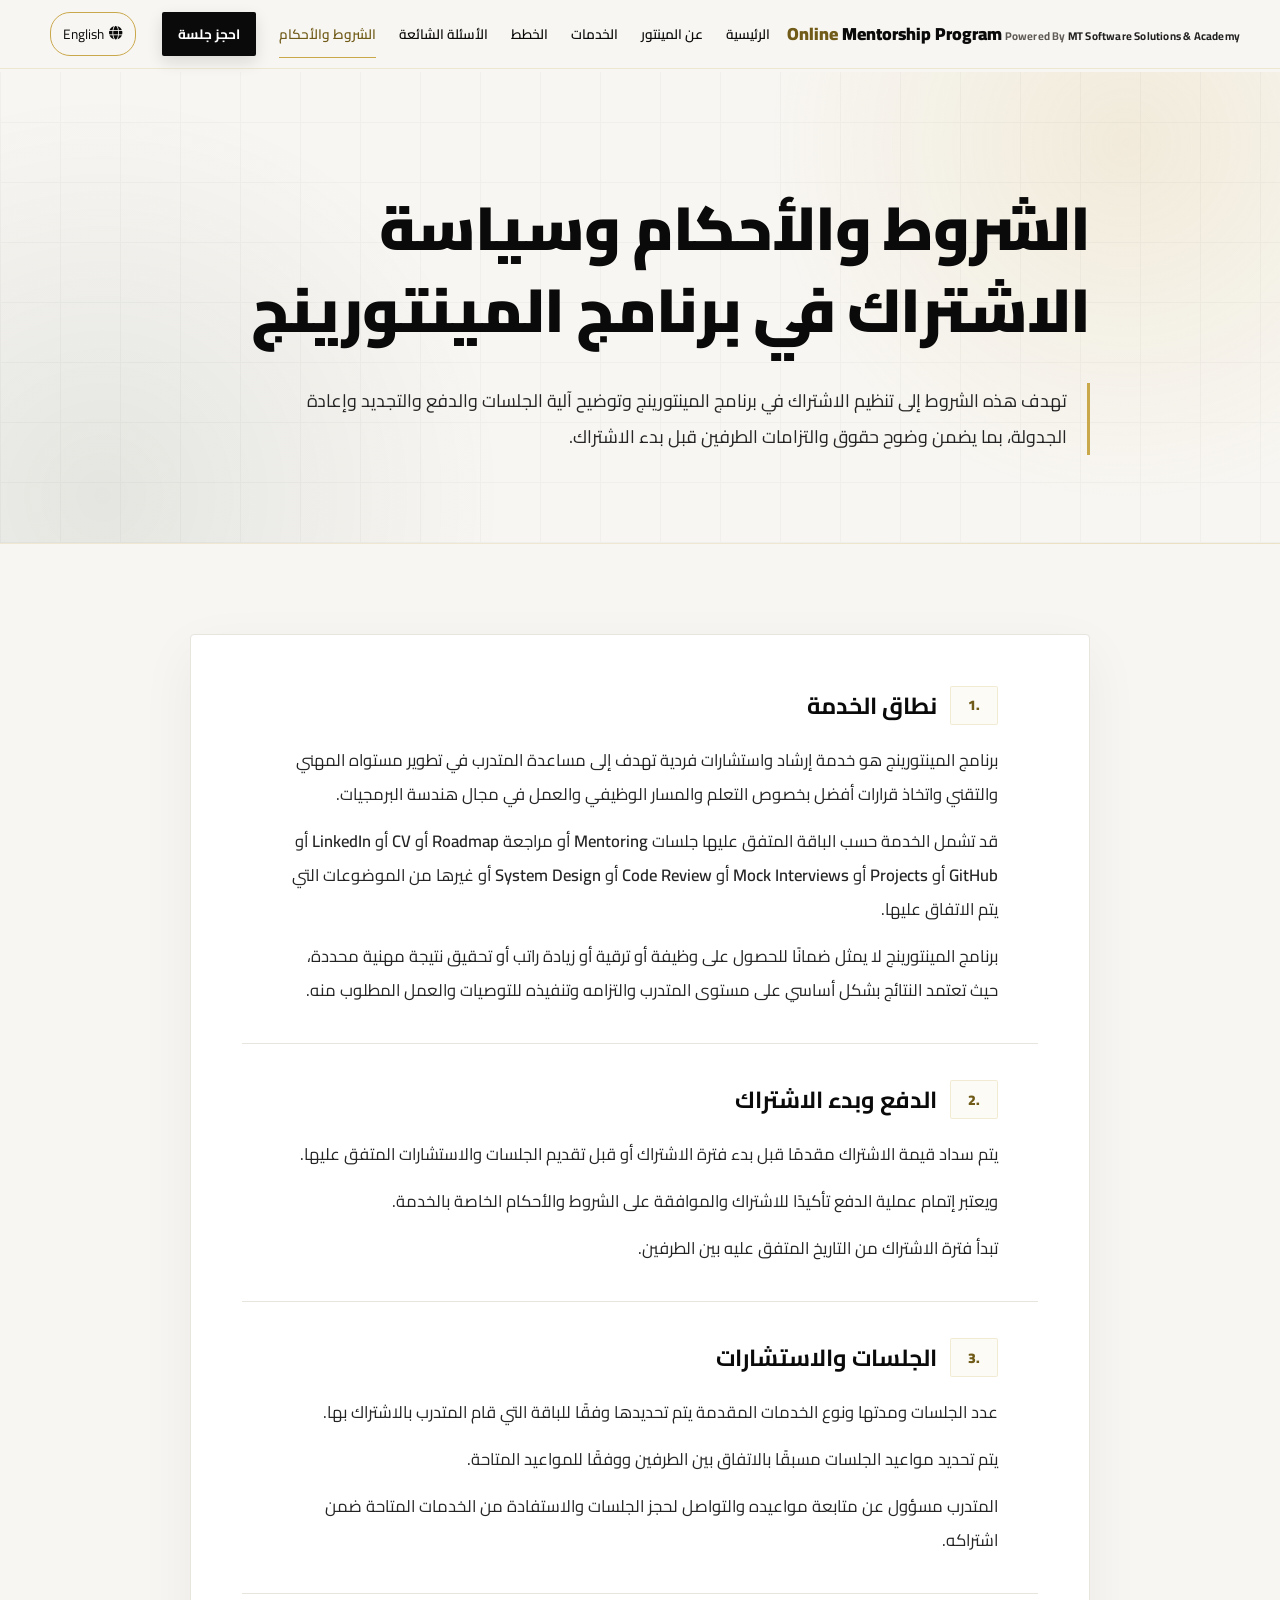
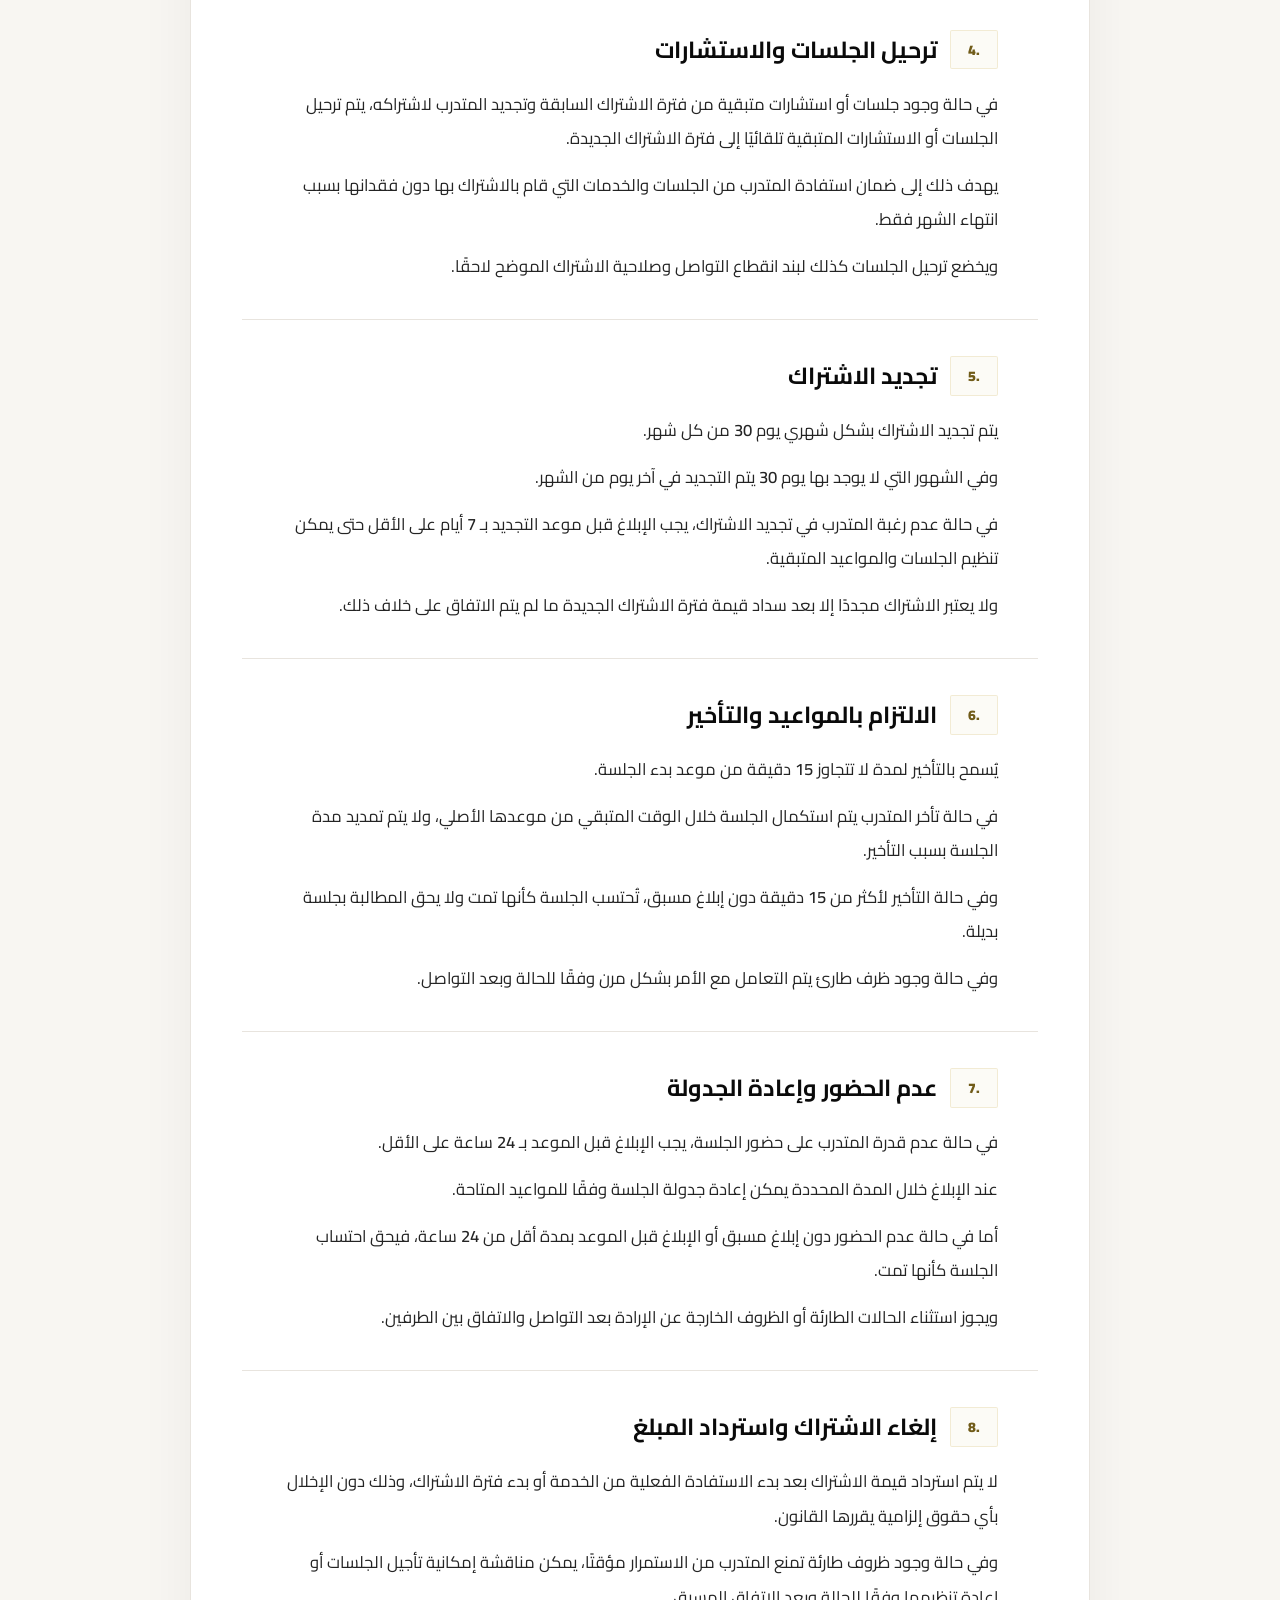
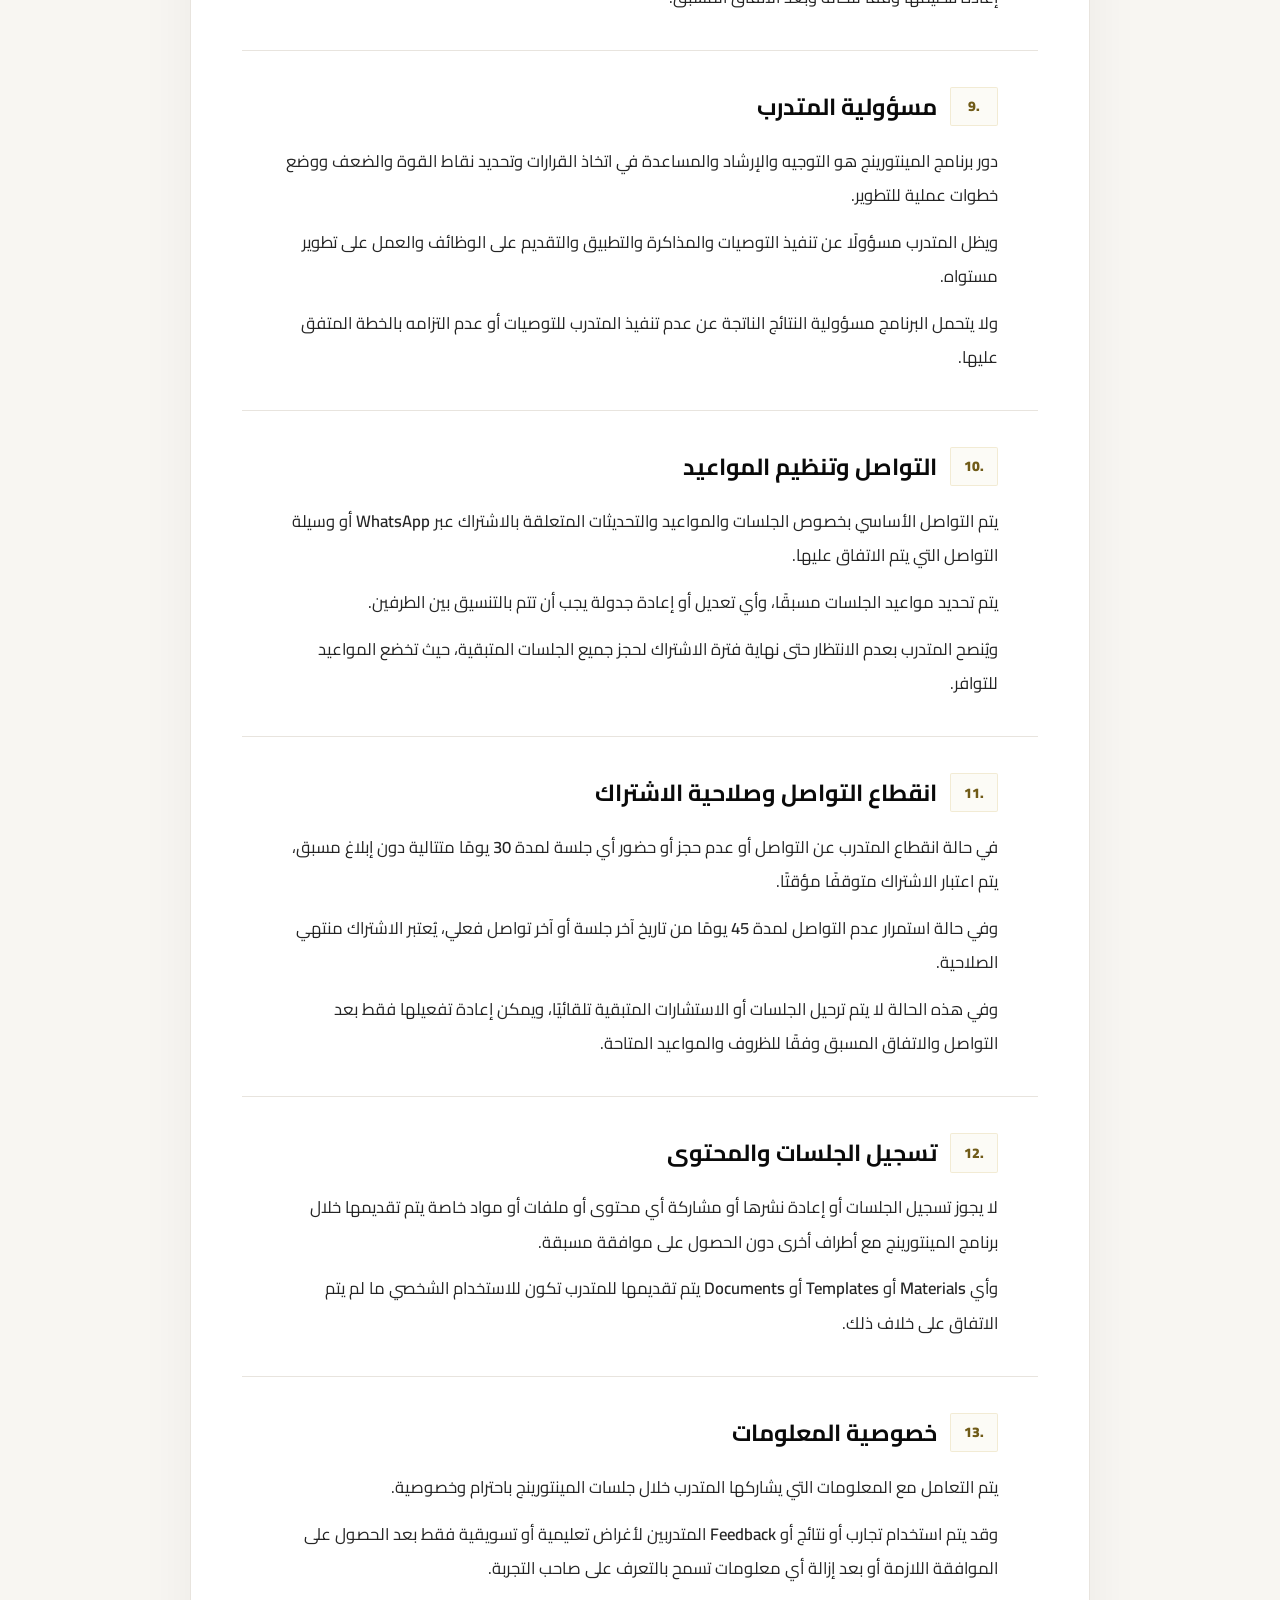
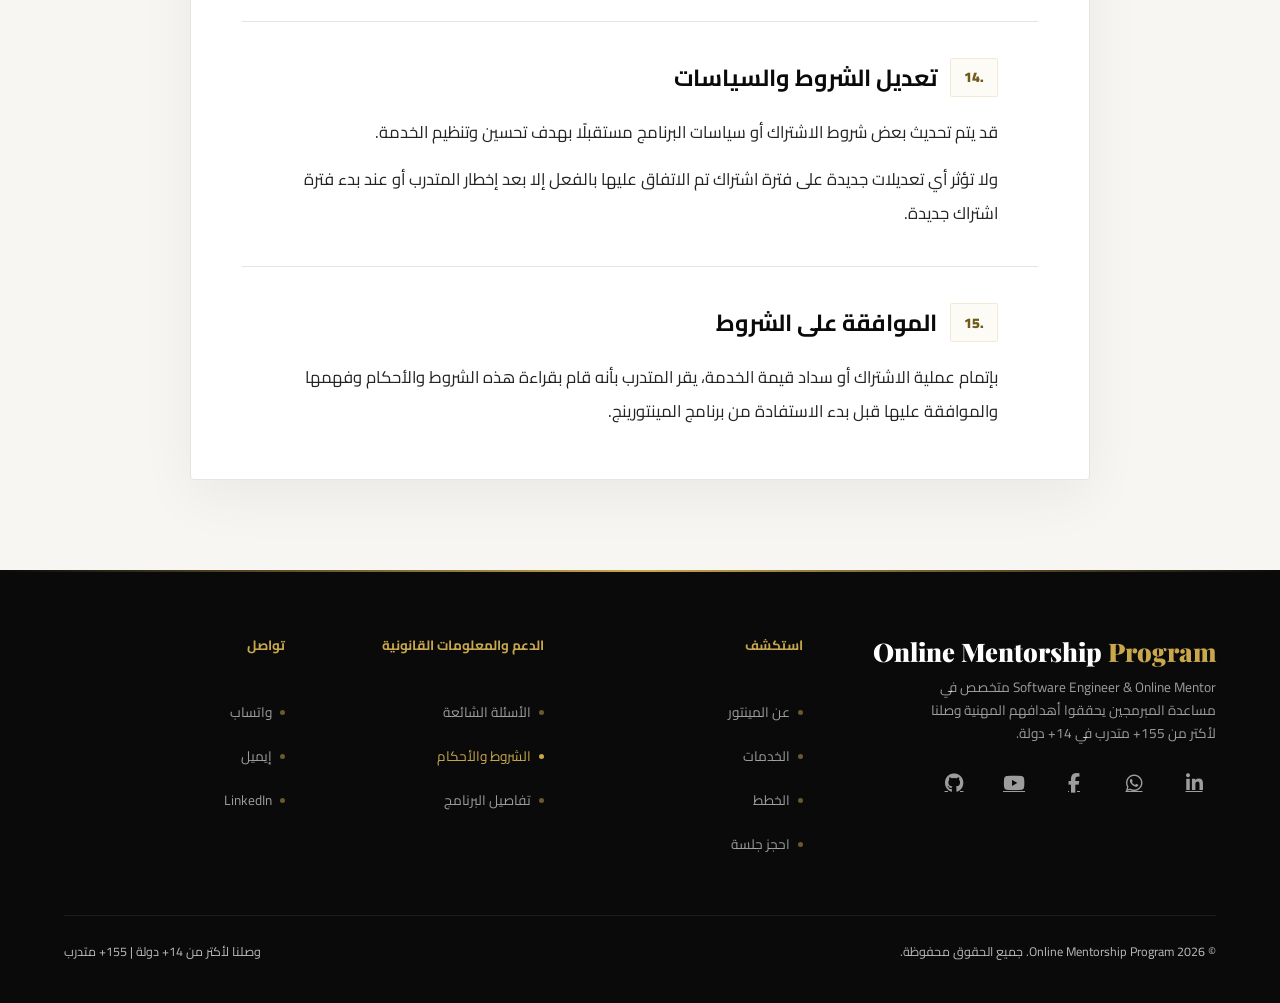
<file: terms.html>
<!DOCTYPE html>
<html lang="ar" dir="rtl">

<head>
  <meta charset="UTF-8">
  <meta name="viewport" content="width=device-width, initial-scale=1.0">
  <script>
    (() => {
      try {
        const language = localStorage.getItem('preferredLanguage');
        if (language === 'en' || language === 'ar') {
          document.documentElement.lang = language;
          document.documentElement.dir = language === 'ar' ? 'rtl' : 'ltr';
        }
      } catch (_) { /* The default Arabic interface remains available. */ }
      if (!window.matchMedia('(prefers-reduced-motion: reduce)').matches) {
        document.documentElement.classList.add('motion-enabled');
      }
    })();
  </script>
  <title data-ar="الشروط والأحكام | MT Academy Mentoring"
    data-en="Terms &amp; Conditions | MT Academy Mentoring">الشروط والأحكام | MT Academy Mentoring</title>
  <meta name="description"
    content="الشروط والأحكام وسياسة الاشتراك في برنامج المينتورينج، بما يشمل الجلسات والدفع والتجديد وإعادة الجدولة وسياسة الإلغاء."
    data-ar="الشروط والأحكام وسياسة الاشتراك في برنامج المينتورينج، بما يشمل الجلسات والدفع والتجديد وإعادة الجدولة وسياسة الإلغاء."
    data-en="Terms, conditions, and subscription policy for the mentoring program, including sessions, payment, renewal, rescheduling, and cancellation policy.">
  <meta name="author" content="Mohamed Tamer">
  <meta name="robots" content="index, follow">
  <meta property="og:title" content="الشروط والأحكام | MT Academy Mentoring"
    data-ar="الشروط والأحكام | MT Academy Mentoring"
    data-en="Terms &amp; Conditions | MT Academy Mentoring">
  <meta property="og:description"
    content="الشروط والأحكام وسياسة الاشتراك في برنامج المينتورينج، بما يشمل الجلسات والدفع والتجديد وإعادة الجدولة وسياسة الإلغاء."
    data-ar="الشروط والأحكام وسياسة الاشتراك في برنامج المينتورينج، بما يشمل الجلسات والدفع والتجديد وإعادة الجدولة وسياسة الإلغاء."
    data-en="Terms, conditions, and subscription policy for the mentoring program, including sessions, payment, renewal, rescheduling, and cancellation policy.">
  <meta property="og:type" content="website">
  <meta property="og:url" content="https://mtacademy-mentor.github.io/terms.html">
  <meta property="og:site_name" content="Online Mentorship Program">
  <meta property="og:locale" content="ar_EG" data-ar="ar_EG" data-en="en_US">
  <meta name="twitter:title" content="الشروط والأحكام | MT Academy Mentoring"
    data-ar="الشروط والأحكام | MT Academy Mentoring"
    data-en="Terms &amp; Conditions | MT Academy Mentoring">
  <meta name="twitter:description"
    content="الشروط والأحكام وسياسة الاشتراك في برنامج المينتورينج، بما يشمل الجلسات والدفع والتجديد وإعادة الجدولة وسياسة الإلغاء."
    data-ar="الشروط والأحكام وسياسة الاشتراك في برنامج المينتورينج، بما يشمل الجلسات والدفع والتجديد وإعادة الجدولة وسياسة الإلغاء."
    data-en="Terms, conditions, and subscription policy for the mentoring program, including sessions, payment, renewal, rescheduling, and cancellation policy.">
  <meta name="twitter:card" content="summary">
  <link rel="canonical" href="https://mtacademy-mentor.github.io/terms.html">
  <link rel="icon" type="image/x-icon" href="assets/images/MT-Academy.png">
  <link rel="preconnect" href="https://fonts.googleapis.com">
  <link
    href="https://fonts.googleapis.com/css2?family=Cairo:wght@300;400;600;700;900&amp;family=Playfair+Display:ital,wght@0,700;0,900;1,700&amp;display=swap"
    rel="stylesheet">
  <link rel="stylesheet" href="assets/css/style.css">
  <link rel="stylesheet" href="https://cdnjs.cloudflare.com/ajax/libs/font-awesome/6.5.1/css/all.min.css">
</head>

<body>
  <aside class="promo-banner" id="promotion-banner" role="region"
    aria-label="عرض نوفمبر: خصم 35% على برنامج الـ Online Mentorship"
    data-label-ar="عرض نوفمبر: خصم 35% على برنامج الـ Online Mentorship"
    data-label-en="November offer: 35% off the Online Mentorship Program" hidden>
    <div class="promo-banner-inner">
      <div class="promo-offer">
        <div class="promo-deal-badge" aria-hidden="true">
          <strong data-promo-discount-value>35%</strong>
          <span class="lang-ar">خصم</span>
          <span class="lang-en">OFF</span>
        </div>
        <div class="promo-offer-content">
          <span class="promo-campaign-label">
            <i class="fa-solid fa-bolt" aria-hidden="true"></i>
            <span class="lang-ar">عرض نوفمبر لفترة محدودة</span>
            <span class="lang-en">NOVEMBER LIMITED-TIME OFFER</span>
          </span>
          <span class="promo-journey-label">
            <span class="lang-ar">عرض الـ Online Mentorship</span>
            <span class="lang-en">Online Mentorship Offer</span>
          </span>
          <div class="promo-copy">
            <h2>
              <span class="lang-ar">خصم <bdi class="promo-discount" dir="ltr">35%</bdi> على برنامج الـ Online Mentorship</span>
              <span class="lang-en">Get <bdi class="promo-discount" dir="ltr">35%</bdi> off the Online Mentorship Program</span>
            </h2>
            <p>
              <span class="lang-ar">ابدأ بخطة واضحة وجلسات فردية 1:1 قبل انتهاء نوفمبر.</span>
              <span class="lang-en">Start with a clear plan and private 1:1 sessions before November ends.</span>
            </p>
          </div>
        </div>
      </div>

      <div class="promo-countdown-wrap">
        <p class="promo-countdown-intro">
          <span class="lang-ar">العرض ينتهي خلال</span>
          <span class="lang-en">Offer ends in</span>
        </p>
        <div class="promo-countdown" dir="ltr" aria-hidden="true">
          <span class="promo-time-unit"><bdi data-promo-days>00</bdi><small><span class="lang-ar">يوم</span><span class="lang-en">Days</span></small></span>
          <span class="promo-time-separator" aria-hidden="true">:</span>
          <span class="promo-time-unit"><bdi data-promo-hours>00</bdi><small><span class="lang-ar">ساعة</span><span class="lang-en">Hours</span></small></span>
          <span class="promo-time-separator" aria-hidden="true">:</span>
          <span class="promo-time-unit"><bdi data-promo-minutes>00</bdi><small><span class="lang-ar">دقيقة</span><span class="lang-en">Minutes</span></small></span>
          <span class="promo-time-separator" aria-hidden="true">:</span>
          <span class="promo-time-unit"><bdi data-promo-seconds>00</bdi><small><span class="lang-ar">ثانية</span><span class="lang-en">Seconds</span></small></span>
        </div>
      </div>

      <p class="sr-only">
        <span class="lang-ar">خصم 35% على برنامج الـ Online Mentorship متاح حتى نهاية يوم 30 نوفمبر 2026 بتوقيت القاهرة.</span>
        <span class="lang-en">A 35% discount on the Online Mentorship Program is available through the end of November 30, 2026, Cairo time.</span>
      </p>
      <a class="promo-cta" data-promo-cta href="https://wa.me/201032105166" target="_blank"
        rel="noopener noreferrer" aria-label="احجز بخصم 35% عبر واتساب"
        data-label-ar="احجز بخصم 35% عبر واتساب" data-label-en="Claim the 35% discount on WhatsApp">
        <i class="fa-brands fa-whatsapp" aria-hidden="true"></i>
        <span class="lang-ar">احجز بخصم 35%</span>
        <span class="lang-en">Claim 35% Off</span>
      </a>
    </div>
  </aside>

  <a class="skip-link" href="#main-content">
    <span class="lang-ar">تخطَّ إلى المحتوى الرئيسي</span>
    <span class="lang-en">Skip to main content</span>
  </a>

  <nav id="navbar" aria-label="التنقل الرئيسي" data-label-ar="التنقل الرئيسي" data-label-en="Primary navigation">
    <a href="index.html" class="nav-logo" aria-label="العودة إلى الصفحة الرئيسية"
      data-label-ar="العودة إلى الصفحة الرئيسية" data-label-en="Return to the homepage">
      <div class="nav-logo-text">
        <span class="lang-ar">
          <span class="main-title"><span class="brand-gold">Online</span> <span class="brand-ink">Mentorship
              Program</span></span>
          <span class="sub-title">Powered By <span class="brand-company">MT Software Solutions &amp; Academy</span></span>
        </span>
        <span class="lang-en">
          <span class="main-title"><span class="brand-gold">Online</span> <span class="brand-ink">Mentorship
              Program</span></span>
          <span class="sub-title">Powered By <span class="brand-company">MT Software Solutions &amp; Academy</span></span>
        </span>
      </div>
    </a>
    <button class="menu-btn" id="menu-btn" type="button" aria-label="فتح قائمة التنقل"
      aria-expanded="false" aria-controls="nav-links" data-label-open-ar="فتح قائمة التنقل"
      data-label-open-en="Open navigation menu" data-label-close-ar="إغلاق قائمة التنقل"
      data-label-close-en="Close navigation menu">
      <i class="fa-solid fa-bars" aria-hidden="true"></i>
    </button>
    <ul class="nav-links" id="nav-links">
      <li><a href="index.html"><span class="lang-ar">الرئيسية</span><span class="lang-en">Home</span></a></li>
      <li><a href="index.html#about"><span class="lang-ar">عن المينتور</span><span class="lang-en">About</span></a></li>
      <li><a href="index.html#services"><span class="lang-ar">الخدمات</span><span class="lang-en">Services</span></a></li>
      <li><a href="index.html#plans"><span class="lang-ar">الخطط</span><span class="lang-en">Plans</span></a></li>
      <li><a href="faq.html"><span class="lang-ar">الأسئلة الشائعة</span><span class="lang-en">FAQ</span></a></li>
      <li><a href="terms.html" class="active" aria-current="page"><span class="lang-ar">الشروط والأحكام</span><span class="lang-en">Terms &amp; Conditions</span></a></li>
      <li><a href="index.html#booking" class="nav-book-link"><span class="lang-ar">احجز جلسة</span><span class="lang-en">Book Now</span></a></li>
      <li class="nav-mobile-cta">
        <a href="https://wa.me/201032105166" target="_blank" rel="noopener noreferrer">
          <span class="lang-ar">تواصل معايا 💬</span>
          <span class="lang-en">Get in Touch 💬</span>
        </a>
      </li>
    </ul>
    <button class="lang-switch" id="lang-switch" type="button" aria-label="Switch to English"
      data-label-ar="Switch to English" data-label-en="التبديل إلى العربية">
      <i class="fa-solid fa-globe" aria-hidden="true"></i>
      <span class="lang-ar">English</span>
      <span class="lang-en">العربية</span>
    </button>
  </nav>

  <main class="terms-page" id="main-content" tabindex="-1">
    <header class="terms-hero" aria-labelledby="terms-page-title">
      <div class="terms-shell">
        <h1 id="terms-page-title">
          <span class="lang-ar">الشروط والأحكام وسياسة الاشتراك في برنامج المينتورينج</span>
          <span class="lang-en">Terms &amp; Conditions and Mentoring Program Subscription Policy</span>
        </h1>
        <p class="terms-intro">
          <span class="lang-ar">تهدف هذه الشروط إلى تنظيم الاشتراك في برنامج المينتورينج وتوضيح آلية الجلسات والدفع والتجديد وإعادة الجدولة، بما يضمن وضوح حقوق والتزامات الطرفين قبل بدء الاشتراك.</span>
          <span class="lang-en">These terms are intended to regulate subscription to the mentoring program and clarify how sessions, payment, renewal, and rescheduling work, ensuring that both parties' rights and obligations are clear before the subscription begins.</span>
        </p>
      </div>
    </header>

    <div class="terms-content">
      <article class="terms-document" aria-labelledby="terms-page-title">
        <section class="terms-section" aria-labelledby="terms-section-1">
          <h2 id="terms-section-1"><span class="terms-section-number" dir="ltr">1.</span> <span class="lang-ar">نطاق الخدمة</span><span class="lang-en">Scope of Service</span></h2>
          <p><span class="lang-ar">برنامج المينتورينج هو خدمة إرشاد واستشارات فردية تهدف إلى مساعدة المتدرب في تطوير مستواه المهني والتقني واتخاذ قرارات أفضل بخصوص التعلم والمسار الوظيفي والعمل في مجال هندسة البرمجيات.</span><span class="lang-en">The mentoring program is an individual guidance and consultation service that aims to help the mentee develop their professional and technical level and make better decisions about learning, their career path, and working in software engineering.</span></p>
          <p><span class="lang-ar">قد تشمل الخدمة حسب الباقة المتفق عليها جلسات <bdi dir="ltr">Mentoring</bdi> أو مراجعة <bdi dir="ltr">Roadmap</bdi> أو <bdi dir="ltr">CV</bdi> أو <bdi dir="ltr">LinkedIn</bdi> أو <bdi dir="ltr">GitHub</bdi> أو <bdi dir="ltr">Projects</bdi> أو <bdi dir="ltr">Mock Interviews</bdi> أو <bdi dir="ltr">Code Review</bdi> أو <bdi dir="ltr">System Design</bdi> أو غيرها من الموضوعات التي يتم الاتفاق عليها.</span><span class="lang-en">Depending on the agreed package, the service may include Mentoring sessions or a review of a Roadmap, CV, LinkedIn, GitHub, Projects, Mock Interviews, Code Review, System Design, or other topics agreed upon.</span></p>
          <p><span class="lang-ar">برنامج المينتورينج لا يمثل ضمانًا للحصول على وظيفة أو ترقية أو زيادة راتب أو تحقيق نتيجة مهنية محددة، حيث تعتمد النتائج بشكل أساسي على مستوى المتدرب والتزامه وتنفيذه للتوصيات والعمل المطلوب منه.</span><span class="lang-en">The mentoring program does not guarantee obtaining a job, promotion, salary increase, or any specific professional outcome, as results depend primarily on the mentee's level, commitment, implementation of the recommendations, and completion of the required work.</span></p>
        </section>

        <section class="terms-section" aria-labelledby="terms-section-2">
          <h2 id="terms-section-2"><span class="terms-section-number" dir="ltr">2.</span> <span class="lang-ar">الدفع وبدء الاشتراك</span><span class="lang-en">Payment and Start of Subscription</span></h2>
          <p><span class="lang-ar">يتم سداد قيمة الاشتراك مقدمًا قبل بدء فترة الاشتراك أو قبل تقديم الجلسات والاستشارات المتفق عليها.</span><span class="lang-en">The subscription fee must be paid in advance before the subscription period begins or before the agreed sessions and consultations are provided.</span></p>
          <p><span class="lang-ar">ويعتبر إتمام عملية الدفع تأكيدًا للاشتراك والموافقة على الشروط والأحكام الخاصة بالخدمة.</span><span class="lang-en">Completing the payment is considered confirmation of the subscription and acceptance of the service's terms and conditions.</span></p>
          <p><span class="lang-ar">تبدأ فترة الاشتراك من التاريخ المتفق عليه بين الطرفين.</span><span class="lang-en">The subscription period begins on the date agreed upon by both parties.</span></p>
        </section>

        <section class="terms-section" aria-labelledby="terms-section-3">
          <h2 id="terms-section-3"><span class="terms-section-number" dir="ltr">3.</span> <span class="lang-ar">الجلسات والاستشارات</span><span class="lang-en">Sessions and Consultations</span></h2>
          <p><span class="lang-ar">عدد الجلسات ومدتها ونوع الخدمات المقدمة يتم تحديدها وفقًا للباقة التي قام المتدرب بالاشتراك بها.</span><span class="lang-en">The number and duration of sessions and the type of services provided are determined according to the package selected by the mentee.</span></p>
          <p><span class="lang-ar">يتم تحديد مواعيد الجلسات مسبقًا بالاتفاق بين الطرفين ووفقًا للمواعيد المتاحة.</span><span class="lang-en">Session times are scheduled in advance by mutual agreement and according to available times.</span></p>
          <p><span class="lang-ar">المتدرب مسؤول عن متابعة مواعيده والتواصل لحجز الجلسات والاستفادة من الخدمات المتاحة ضمن اشتراكه.</span><span class="lang-en">The mentee is responsible for keeping track of their appointments, communicating to book sessions, and making use of the services available within their subscription.</span></p>
        </section>

        <section class="terms-section" aria-labelledby="terms-section-4">
          <h2 id="terms-section-4"><span class="terms-section-number" dir="ltr">4.</span> <span class="lang-ar">ترحيل الجلسات والاستشارات</span><span class="lang-en">Carrying Over Sessions and Consultations</span></h2>
          <p><span class="lang-ar">في حالة وجود جلسات أو استشارات متبقية من فترة الاشتراك السابقة وتجديد المتدرب لاشتراكه، يتم ترحيل الجلسات أو الاستشارات المتبقية تلقائيًا إلى فترة الاشتراك الجديدة.</span><span class="lang-en">If sessions or consultations remain from the previous subscription period and the mentee renews their subscription, the remaining sessions or consultations are automatically carried over to the new subscription period.</span></p>
          <p><span class="lang-ar">يهدف ذلك إلى ضمان استفادة المتدرب من الجلسات والخدمات التي قام بالاشتراك بها دون فقدانها بسبب انتهاء الشهر فقط.</span><span class="lang-en">This is intended to ensure that the mentee benefits from the sessions and services included in their subscription without losing them solely because the month has ended.</span></p>
          <p><span class="lang-ar">ويخضع ترحيل الجلسات كذلك لبند انقطاع التواصل وصلاحية الاشتراك الموضح لاحقًا.</span><span class="lang-en">Carrying over sessions is also subject to the communication interruption and subscription validity clause described later.</span></p>
        </section>

        <section class="terms-section" aria-labelledby="terms-section-5">
          <h2 id="terms-section-5"><span class="terms-section-number" dir="ltr">5.</span> <span class="lang-ar">تجديد الاشتراك</span><span class="lang-en">Subscription Renewal</span></h2>
          <p><span class="lang-ar">يتم تجديد الاشتراك بشكل شهري يوم <bdi dir="ltr">30</bdi> من كل شهر.</span><span class="lang-en">The subscription is renewed monthly on the 30th of each month.</span></p>
          <p><span class="lang-ar">وفي الشهور التي لا يوجد بها يوم <bdi dir="ltr">30</bdi> يتم التجديد في آخر يوم من الشهر.</span><span class="lang-en">In months that do not have a 30th day, renewal takes place on the last day of the month.</span></p>
          <p><span class="lang-ar">في حالة عدم رغبة المتدرب في تجديد الاشتراك، يجب الإبلاغ قبل موعد التجديد بـ <bdi dir="ltr">7</bdi> أيام على الأقل حتى يمكن تنظيم الجلسات والمواعيد المتبقية.</span><span class="lang-en">If the mentee does not wish to renew the subscription, they must provide notice at least 7 days before the renewal date so that the remaining sessions and appointments can be organized.</span></p>
          <p><span class="lang-ar">ولا يعتبر الاشتراك مجددًا إلا بعد سداد قيمة فترة الاشتراك الجديدة ما لم يتم الاتفاق على خلاف ذلك.</span><span class="lang-en">The subscription is not considered renewed until payment for the new subscription period has been made, unless otherwise agreed.</span></p>
        </section>

        <section class="terms-section" aria-labelledby="terms-section-6">
          <h2 id="terms-section-6"><span class="terms-section-number" dir="ltr">6.</span> <span class="lang-ar">الالتزام بالمواعيد والتأخير</span><span class="lang-en">Punctuality and Delays</span></h2>
          <p><span class="lang-ar">يُسمح بالتأخير لمدة لا تتجاوز <bdi dir="ltr">15</bdi> دقيقة من موعد بدء الجلسة.</span><span class="lang-en">A delay of no more than 15 minutes from the session's scheduled start time is permitted.</span></p>
          <p><span class="lang-ar">في حالة تأخر المتدرب يتم استكمال الجلسة خلال الوقت المتبقي من موعدها الأصلي، ولا يتم تمديد مدة الجلسة بسبب التأخير.</span><span class="lang-en">If the mentee is late, the session continues for the remaining time of its original appointment, and the session duration is not extended because of the delay.</span></p>
          <p><span class="lang-ar">وفي حالة التأخير لأكثر من <bdi dir="ltr">15</bdi> دقيقة دون إبلاغ مسبق، تُحتسب الجلسة كأنها تمت ولا يحق المطالبة بجلسة بديلة.</span><span class="lang-en">If the delay exceeds 15 minutes without prior notice, the session is counted as completed and the mentee is not entitled to request a replacement session.</span></p>
          <p><span class="lang-ar">وفي حالة وجود ظرف طارئ يتم التعامل مع الأمر بشكل مرن وفقًا للحالة وبعد التواصل.</span><span class="lang-en">In the event of an emergency, the matter will be handled flexibly according to the circumstances and after communication.</span></p>
        </section>

        <section class="terms-section" aria-labelledby="terms-section-7">
          <h2 id="terms-section-7"><span class="terms-section-number" dir="ltr">7.</span> <span class="lang-ar">عدم الحضور وإعادة الجدولة</span><span class="lang-en">No-Shows and Rescheduling</span></h2>
          <p><span class="lang-ar">في حالة عدم قدرة المتدرب على حضور الجلسة، يجب الإبلاغ قبل الموعد بـ <bdi dir="ltr">24</bdi> ساعة على الأقل.</span><span class="lang-en">If the mentee is unable to attend a session, they must provide notice at least 24 hours before the appointment.</span></p>
          <p><span class="lang-ar">عند الإبلاغ خلال المدة المحددة يمكن إعادة جدولة الجلسة وفقًا للمواعيد المتاحة.</span><span class="lang-en">When notice is provided within the specified period, the session may be rescheduled according to available times.</span></p>
          <p><span class="lang-ar">أما في حالة عدم الحضور دون إبلاغ مسبق أو الإبلاغ قبل الموعد بمدة أقل من <bdi dir="ltr">24</bdi> ساعة، فيحق احتساب الجلسة كأنها تمت.</span><span class="lang-en">In the event of a no-show without prior notice, or if notice is provided less than 24 hours before the appointment, the session may be counted as completed.</span></p>
          <p><span class="lang-ar">ويجوز استثناء الحالات الطارئة أو الظروف الخارجة عن الإرادة بعد التواصل والاتفاق بين الطرفين.</span><span class="lang-en">Emergencies or circumstances beyond the mentee's control may be treated as exceptions after communication and mutual agreement.</span></p>
        </section>

        <section class="terms-section" aria-labelledby="terms-section-8">
          <h2 id="terms-section-8"><span class="terms-section-number" dir="ltr">8.</span> <span class="lang-ar">إلغاء الاشتراك واسترداد المبلغ</span><span class="lang-en">Subscription Cancellation and Refunds</span></h2>
          <p><span class="lang-ar">لا يتم استرداد قيمة الاشتراك بعد بدء الاستفادة الفعلية من الخدمة أو بدء فترة الاشتراك، وذلك دون الإخلال بأي حقوق إلزامية يقررها القانون.</span><span class="lang-en">The subscription fee is not refunded after the mentee has actually begun using the service or after the subscription period has started, without prejudice to any mandatory rights established by law.</span></p>
          <p><span class="lang-ar">وفي حالة وجود ظروف طارئة تمنع المتدرب من الاستمرار مؤقتًا، يمكن مناقشة إمكانية تأجيل الجلسات أو إعادة تنظيمها وفقًا للحالة وبعد الاتفاق المسبق.</span><span class="lang-en">If emergency circumstances temporarily prevent the mentee from continuing, the possibility of postponing or reorganizing the sessions may be discussed according to the circumstances and following prior agreement.</span></p>
        </section>

        <section class="terms-section" aria-labelledby="terms-section-9">
          <h2 id="terms-section-9"><span class="terms-section-number" dir="ltr">9.</span> <span class="lang-ar">مسؤولية المتدرب</span><span class="lang-en">Mentee Responsibilities</span></h2>
          <p><span class="lang-ar">دور برنامج المينتورينج هو التوجيه والإرشاد والمساعدة في اتخاذ القرارات وتحديد نقاط القوة والضعف ووضع خطوات عملية للتطوير.</span><span class="lang-en">The role of the mentoring program is to provide direction and guidance, assist with decision-making, identify strengths and weaknesses, and establish practical steps for development.</span></p>
          <p><span class="lang-ar">ويظل المتدرب مسؤولًا عن تنفيذ التوصيات والمذاكرة والتطبيق والتقديم على الوظائف والعمل على تطوير مستواه.</span><span class="lang-en">The mentee remains responsible for implementing the recommendations, studying, practicing, applying for jobs, and working to improve their level.</span></p>
          <p><span class="lang-ar">ولا يتحمل البرنامج مسؤولية النتائج الناتجة عن عدم تنفيذ المتدرب للتوصيات أو عدم التزامه بالخطة المتفق عليها.</span><span class="lang-en">The program is not responsible for outcomes resulting from the mentee's failure to implement the recommendations or follow the agreed plan.</span></p>
        </section>

        <section class="terms-section" aria-labelledby="terms-section-10">
          <h2 id="terms-section-10"><span class="terms-section-number" dir="ltr">10.</span> <span class="lang-ar">التواصل وتنظيم المواعيد</span><span class="lang-en">Communication and Scheduling</span></h2>
          <p><span class="lang-ar">يتم التواصل الأساسي بخصوص الجلسات والمواعيد والتحديثات المتعلقة بالاشتراك عبر <bdi dir="ltr">WhatsApp</bdi> أو وسيلة التواصل التي يتم الاتفاق عليها.</span><span class="lang-en">Primary communication regarding sessions, appointments, and subscription-related updates takes place through WhatsApp or another agreed communication method.</span></p>
          <p><span class="lang-ar">يتم تحديد مواعيد الجلسات مسبقًا، وأي تعديل أو إعادة جدولة يجب أن تتم بالتنسيق بين الطرفين.</span><span class="lang-en">Session times are scheduled in advance, and any changes or rescheduling must be coordinated between both parties.</span></p>
          <p><span class="lang-ar">ويُنصح المتدرب بعدم الانتظار حتى نهاية فترة الاشتراك لحجز جميع الجلسات المتبقية، حيث تخضع المواعيد للتوافر.</span><span class="lang-en">The mentee is advised not to wait until the end of the subscription period to book all remaining sessions, as appointments are subject to availability.</span></p>
        </section>

        <section class="terms-section" aria-labelledby="terms-section-11">
          <h2 id="terms-section-11"><span class="terms-section-number" dir="ltr">11.</span> <span class="lang-ar">انقطاع التواصل وصلاحية الاشتراك</span><span class="lang-en">Communication Interruption and Subscription Validity</span></h2>
          <p><span class="lang-ar">في حالة انقطاع المتدرب عن التواصل أو عدم حجز أو حضور أي جلسة لمدة <bdi dir="ltr">30</bdi> يومًا متتالية دون إبلاغ مسبق، يتم اعتبار الاشتراك متوقفًا مؤقتًا.</span><span class="lang-en">If the mentee stops communicating or does not book or attend any session for 30 consecutive days without prior notice, the subscription is considered temporarily paused.</span></p>
          <p><span class="lang-ar">وفي حالة استمرار عدم التواصل لمدة <bdi dir="ltr">45</bdi> يومًا من تاريخ آخر جلسة أو آخر تواصل فعلي، يُعتبر الاشتراك منتهي الصلاحية.</span><span class="lang-en">If the lack of communication continues for 45 days from the date of the last session or last actual communication, the subscription is considered expired.</span></p>
          <p><span class="lang-ar">وفي هذه الحالة لا يتم ترحيل الجلسات أو الاستشارات المتبقية تلقائيًا، ويمكن إعادة تفعيلها فقط بعد التواصل والاتفاق المسبق وفقًا للظروف والمواعيد المتاحة.</span><span class="lang-en">In this case, the remaining sessions or consultations are not automatically carried over and may only be reactivated after communication and prior agreement, according to the circumstances and available times.</span></p>
        </section>

        <section class="terms-section" aria-labelledby="terms-section-12">
          <h2 id="terms-section-12"><span class="terms-section-number" dir="ltr">12.</span> <span class="lang-ar">تسجيل الجلسات والمحتوى</span><span class="lang-en">Session Recordings and Content</span></h2>
          <p><span class="lang-ar">لا يجوز تسجيل الجلسات أو إعادة نشرها أو مشاركة أي محتوى أو ملفات أو مواد خاصة يتم تقديمها خلال برنامج المينتورينج مع أطراف أخرى دون الحصول على موافقة مسبقة.</span><span class="lang-en">Sessions may not be recorded or republished, and no private content, files, or materials provided during the mentoring program may be shared with third parties without prior approval.</span></p>
          <p><span class="lang-ar">وأي <bdi dir="ltr">Materials</bdi> أو <bdi dir="ltr">Templates</bdi> أو <bdi dir="ltr">Documents</bdi> يتم تقديمها للمتدرب تكون للاستخدام الشخصي ما لم يتم الاتفاق على خلاف ذلك.</span><span class="lang-en">Any Materials, Templates, or Documents provided to the mentee are for personal use unless otherwise agreed.</span></p>
        </section>

        <section class="terms-section" aria-labelledby="terms-section-13">
          <h2 id="terms-section-13"><span class="terms-section-number" dir="ltr">13.</span> <span class="lang-ar">خصوصية المعلومات</span><span class="lang-en">Information Privacy</span></h2>
          <p><span class="lang-ar">يتم التعامل مع المعلومات التي يشاركها المتدرب خلال جلسات المينتورينج باحترام وخصوصية.</span><span class="lang-en">Information shared by the mentee during mentoring sessions is treated with respect and privacy.</span></p>
          <p><span class="lang-ar">وقد يتم استخدام تجارب أو نتائج أو <bdi dir="ltr">Feedback</bdi> المتدربين لأغراض تعليمية أو تسويقية فقط بعد الحصول على الموافقة اللازمة أو بعد إزالة أي معلومات تسمح بالتعرف على صاحب التجربة.</span><span class="lang-en">Mentees' experiences, results, or Feedback may be used for educational or marketing purposes only after obtaining the necessary consent or removing any information that could identify the person concerned.</span></p>
        </section>

        <section class="terms-section" aria-labelledby="terms-section-14">
          <h2 id="terms-section-14"><span class="terms-section-number" dir="ltr">14.</span> <span class="lang-ar">تعديل الشروط والسياسات</span><span class="lang-en">Changes to Terms and Policies</span></h2>
          <p><span class="lang-ar">قد يتم تحديث بعض شروط الاشتراك أو سياسات البرنامج مستقبلًا بهدف تحسين وتنظيم الخدمة.</span><span class="lang-en">Some subscription terms or program policies may be updated in the future to improve and organize the service.</span></p>
          <p><span class="lang-ar">ولا تؤثر أي تعديلات جديدة على فترة اشتراك تم الاتفاق عليها بالفعل إلا بعد إخطار المتدرب أو عند بدء فترة اشتراك جديدة.</span><span class="lang-en">Any new changes do not affect a subscription period that has already been agreed upon unless the mentee is notified or a new subscription period begins.</span></p>
        </section>

        <section class="terms-section" aria-labelledby="terms-section-15">
          <h2 id="terms-section-15"><span class="terms-section-number" dir="ltr">15.</span> <span class="lang-ar">الموافقة على الشروط</span><span class="lang-en">Acceptance of the Terms</span></h2>
          <p><span class="lang-ar">بإتمام عملية الاشتراك أو سداد قيمة الخدمة، يقر المتدرب بأنه قام بقراءة هذه الشروط والأحكام وفهمها والموافقة عليها قبل بدء الاستفادة من برنامج المينتورينج.</span><span class="lang-en">By completing the subscription process or paying the service fee, the mentee acknowledges that they have read, understood, and agreed to these terms and conditions before beginning to use the mentoring program.</span></p>
        </section>
      </article>
    </div>
  </main>

  <footer>
    <div class="footer-inner">
      <div class="footer-brand">
        <div class="logo">
          <span class="lang-ar">Online Mentorship <span>Program</span></span>
          <span class="lang-en">Online Mentorship <span>Program</span></span>
        </div>
        <p>
          <span class="lang-ar">Software Engineer &amp; Online Mentor متخصص في مساعدة المبرمجين يحققوا أهدافهم المهنية وصلنا لأكتر من 155+ متدرب في 14+ دولة.</span>
          <span class="lang-en">Software Engineer &amp; Online Mentor specialized in helping developers achieve their professional goals. Reached 155+ mentees in 14+ countries.</span>
        </p>
        <div class="footer-social-lite">
          <a href="https://www.linkedin.com/in/mohamedtamer0" target="_blank" rel="noopener noreferrer" aria-label="LinkedIn"><i class="fab fa-linkedin-in" aria-hidden="true"></i></a>
          <a href="https://wa.me/201032105166" target="_blank" rel="noopener noreferrer" aria-label="WhatsApp"><i class="fab fa-whatsapp" aria-hidden="true"></i></a>
          <a href="https://www.facebook.com/mohamedtamer42" target="_blank" rel="noopener noreferrer" aria-label="Facebook"><i class="fab fa-facebook-f" aria-hidden="true"></i></a>
          <a href="https://www.youtube.com/MohamedTamer0" target="_blank" rel="noopener noreferrer" aria-label="YouTube"><i class="fab fa-youtube" aria-hidden="true"></i></a>
          <a href="https://github.com/mohamedtamer0" target="_blank" rel="noopener noreferrer" aria-label="GitHub"><i class="fab fa-github" aria-hidden="true"></i></a>
        </div>
      </div>
      <div class="footer-col">
        <h4>
          <span class="lang-ar">استكشف</span>
          <span class="lang-en">Explore</span>
        </h4>
        <a href="index.html#about"><span class="lang-ar">عن المينتور</span><span class="lang-en">About Mentor</span></a>
        <a href="index.html#services"><span class="lang-ar">الخدمات</span><span class="lang-en">Services</span></a>
        <a href="index.html#plans"><span class="lang-ar">الخطط</span><span class="lang-en">Plans</span></a>
        <a href="index.html#booking"><span class="lang-ar">احجز جلسة</span><span class="lang-en">Book a Session</span></a>
      </div>
      <div class="footer-col">
        <h4>
          <span class="lang-ar">الدعم والمعلومات القانونية</span>
          <span class="lang-en">Support &amp; Legal</span>
        </h4>
        <a href="faq.html"><span class="lang-ar">الأسئلة الشائعة</span><span class="lang-en">FAQ</span></a>
        <a href="terms.html" aria-current="page"><span class="lang-ar">الشروط والأحكام</span><span class="lang-en">Terms &amp; Conditions</span></a>
        <a href="https://shorturl.at/0QnY2" target="_blank" rel="noopener noreferrer">
          <span class="lang-ar">تفاصيل البرنامج</span><span class="lang-en">Program Details</span>
        </a>
      </div>
      <div class="footer-col">
        <h4>
          <span class="lang-ar">تواصل</span>
          <span class="lang-en">Contact</span>
        </h4>
        <a href="https://wa.me/201032105166" target="_blank" rel="noopener noreferrer">
          <span class="lang-ar">واتساب</span><span class="lang-en">WhatsApp</span>
        </a>
        <a href="mailto:mohamedtamerdev@gmail.com">
          <span class="lang-ar">إيميل</span><span class="lang-en">Email</span>
        </a>
        <a href="https://linkedin.com/in/mohamedtamer0" target="_blank" rel="noopener noreferrer">LinkedIn</a>
      </div>
    </div>
    <div class="footer-bottom">
      <div class="footer-copy">
        <span class="lang-ar">© 2026 Online Mentorship <span>Program</span>. جميع الحقوق محفوظة.</span>
        <span class="lang-en">© 2026 Online Mentorship <span>Program</span>. All rights reserved.</span>
      </div>
      <div class="footer-copy">
        <span class="lang-ar">وصلنا لأكتر من 14+ دولة | 155+ متدرب</span>
        <span class="lang-en">Reached 14+ countries | 155+ mentees</span>
      </div>
    </div>
  </footer>

  <div class="promotion-popup" id="promotion-popup" data-promo-popup hidden>
    <section class="promotion-popup-dialog" role="dialog" aria-modal="true" tabindex="-1"
      aria-labelledby="promotion-popup-title" aria-describedby="promotion-popup-description">
      <button class="promotion-popup-close" type="button" data-promo-popup-close
        aria-label="إغلاق عرض نوفمبر" data-label-ar="إغلاق عرض نوفمبر"
        data-label-en="Close November offer">
        <i class="fa-solid fa-xmark" aria-hidden="true"></i>
      </button>
      <div class="promotion-popup-header">
        <div class="promotion-popup-badge" aria-hidden="true">
          <strong data-promo-discount-value>35%</strong>
          <span class="lang-ar">خصم</span>
          <span class="lang-en">OFF</span>
        </div>
        <div class="promotion-popup-heading">
          <span class="promotion-popup-label">
            <span class="lang-ar">عرض نوفمبر</span>
            <span class="lang-en">NOVEMBER OFFER</span>
          </span>
          <h2 id="promotion-popup-title">
            <span class="lang-ar">وفّر 35% على برنامج الـ Online Mentorship</span>
            <span class="lang-en">Save 35% on the Online Mentorship Program</span>
          </h2>
        </div>
      </div>
      <p class="promotion-popup-description" id="promotion-popup-description">
        <span class="lang-ar">ابدأ بخطة واضحة وجلسات فردية 1:1 تناسب هدفك. العرض متاح حتى نهاية يوم 30 نوفمبر 2026.</span>
        <span class="lang-en">Start with a clear plan and private 1:1 sessions tailored to your goal. Available through November 30, 2026.</span>
      </p>
      <div class="promotion-popup-countdown-wrap">
        <p>
          <span class="lang-ar">الوقت المتبقي على العرض</span>
          <span class="lang-en">Time remaining</span>
        </p>
        <div class="promo-countdown promotion-popup-countdown" dir="ltr" aria-hidden="true">
          <span class="promo-time-unit"><bdi data-promo-days>00</bdi><small><span class="lang-ar">يوم</span><span class="lang-en">Days</span></small></span>
          <span class="promo-time-separator" aria-hidden="true">:</span>
          <span class="promo-time-unit"><bdi data-promo-hours>00</bdi><small><span class="lang-ar">ساعة</span><span class="lang-en">Hours</span></small></span>
          <span class="promo-time-separator" aria-hidden="true">:</span>
          <span class="promo-time-unit"><bdi data-promo-minutes>00</bdi><small><span class="lang-ar">دقيقة</span><span class="lang-en">Minutes</span></small></span>
          <span class="promo-time-separator" aria-hidden="true">:</span>
          <span class="promo-time-unit"><bdi data-promo-seconds>00</bdi><small><span class="lang-ar">ثانية</span><span class="lang-en">Seconds</span></small></span>
        </div>
      </div>
      <div class="promotion-popup-actions">
        <a class="promotion-popup-primary" data-promo-cta data-promo-popup-primary
          href="https://wa.me/201032105166" target="_blank" rel="noopener noreferrer"
          aria-label="استفد من عرض نوفمبر بخصم 35% عبر واتساب"
          data-label-ar="استفد من عرض نوفمبر بخصم 35% عبر واتساب"
          data-label-en="Claim the November 35% offer on WhatsApp">
          <i class="fa-brands fa-whatsapp" aria-hidden="true"></i>
          <span class="lang-ar">استفد من العرض عبر واتساب</span>
          <span class="lang-en">Claim the Offer on WhatsApp</span>
        </a>
        <button class="promotion-popup-secondary" type="button" data-promo-popup-close>
          <span class="lang-ar">ليس الآن</span>
          <span class="lang-en">Maybe Later</span>
        </button>
      </div>
      <a class="promotion-popup-terms" href="terms.html">
        <span class="lang-ar">تطبق الشروط والأحكام</span>
        <span class="lang-en">Terms and conditions apply</span>
      </a>
    </section>
  </div>

  <script src="assets/js/main.js"></script>
</body>

</html>
</file>
<file: assets/css/style.css>
/* Shared site styles */
    *,
    *::before,
    *::after {
      box-sizing: border-box;
      margin: 0;
      padding: 0
    }

    :root {
      /* --- Base Palette --- */
      --color-brand-gold: #c9a84c;
      --color-brand-gold-light: #e8c96a;
      --color-brand-ink: #0a0a0a;
      --color-brand-dark: #111111;
      --color-brand-green: #1a3a2e;
      --color-brand-green-hover: #2c5a44;

      --color-white: #ffffff;
      --color-offwhite: #f8f6f2;
      --color-gray-dark: #333333;
      --color-gray-medium: #6b6560;
      --color-gray-light: #e8e4de;

      /* --- Semantic Typography (Standardized Hierarchy) --- */
      /* Heading Colors (High contrast) */
      --text-heading: var(--color-brand-ink);
      --text-heading-on-dark: var(--color-white);

      /* Body Text Colors (WCAG compliant) */
      --text-body: #242424;
      --text-muted: #5e5a56;

      /* Accent Colors */
      --text-accent: #705b18;
      --text-accent-vibrant: var(--color-brand-gold);

      /* Navigation */
      --text-nav: var(--color-brand-ink);
      --text-nav-hover: var(--text-accent);

      /* --- Component Colors --- */
      --bg-body: var(--color-offwhite);
      --bg-card: var(--color-white);
      --bg-dark: var(--color-brand-ink);

      --border-subtle: rgba(201, 168, 76, 0.2);
      --border-standard: var(--color-gray-light);

      /* Subtle Brand Variants */
      --color-brand-gold-subtle: rgba(201, 168, 76, 0.05);
      --color-brand-green-subtle: rgba(37, 211, 102, 0.05);
      --color-white-subtle: rgba(255, 255, 255, 0.08);
      --color-white-muted: rgba(255, 255, 255, 0.6);

      /* Social Colors */
      --color-linkedin: #0077b5;
      --color-whatsapp: #25d366;
      --color-whatsapp-text: #087a36;
      --color-facebook: #1877f2;
      --color-youtube: #ff0000;
      --color-instagram: #e4405f;
      --color-x: #000000;
      --color-github: #333333;
      --color-medium: #00ab6c;
      --color-udemy: #a435f0;

      /* --- Motion System --- */
      --motion-fast: 180ms;
      --motion-standard: 300ms;
      --motion-section: 600ms;
      --motion-ease-standard: cubic-bezier(0.22, 1, 0.36, 1);
      --motion-ease-emphasized: cubic-bezier(0.16, 1, 0.3, 1);
      --motion-ease-exit: cubic-bezier(0.4, 0, 1, 1);
      --motion-distance-small: 12px;
      --motion-distance-medium: 20px;
      --motion-distance-large: 28px;
      --motion-inline-start: -20px;
      --motion-inline-end: 20px;
      --motion-inline-nudge: 4px;
      --motion-stagger: 55ms;

      /* Measured at runtime while the global promotion is active. */
      --promo-banner-height: 0px;

      /* Legacy / Compatibility Mapping */
      --ink: var(--color-brand-ink);
      --white: var(--color-white);
      --offwhite: var(--color-offwhite);
      --gold: var(--color-brand-gold);
      --gold2: var(--color-brand-gold-light);
      --dark: var(--color-brand-dark);
      --gray: var(--color-gray-medium);
      --light-gray: var(--color-gray-light);
      --green: var(--color-brand-green);
      --green2: var(--color-brand-green-hover);
      --border: var(--border-subtle);
    }

    html[dir="rtl"] {
      --motion-inline-start: 20px;
      --motion-inline-end: -20px;
      --motion-inline-nudge: -4px;
    }

    html {
      scroll-behavior: smooth
    }

    body {
      font-family: 'Cairo', sans-serif;
      background: var(--bg-body);
      color: var(--text-body);
      overflow-wrap: break-word;
      font-variant-numeric: lining-nums;
      -moz-font-feature-settings: "lnum";
      -webkit-font-feature-settings: "lnum";
      font-feature-settings: "lnum";
    }

    body.promo-active {
      padding-block-start: var(--promo-banner-height);
    }

    body.promotion-popup-open {
      overflow: hidden;
    }

    main,
    section,
    nav,
    footer,
    .hero-left,
    .hero-right,
    .booking-inner > *,
    .booking-info,
    .booking-form-wrap,
    .form-body,
    .contact-btn > *,
    .reviews-slider-container {
      min-inline-size: 0;
    }

    img,
    svg {
      max-inline-size: 100%;
    }

    :where(a, button, summary, [tabindex]):focus-visible {
      outline: 3px solid #8a6e16;
      outline-offset: 3px;
    }

    main:focus {
      outline: none;
    }

    section[id] {
      scroll-margin-block-start: calc(5rem + var(--promo-banner-height));
    }

    .skip-link {
      position: fixed;
      inset-block-start: 0.5rem;
      inset-inline-start: 0.5rem;
      z-index: 1000;
      padding: 0.7rem 1rem;
      border-radius: 2px;
      background: var(--color-brand-ink);
      color: var(--color-white);
      font-weight: 700;
      text-decoration: none;
      transform: translateY(-150%);
      transition: transform var(--motion-fast) var(--motion-ease-standard);
    }

    .skip-link:focus {
      transform: translateY(0);
    }

    /* ─── LIMITED-TIME PROMOTION ─── */
    .promo-banner[hidden] {
      display: none;
    }

    .promo-banner {
      position: fixed;
      inset-block-start: 0;
      inset-inline: 0;
      z-index: 250;
      inline-size: 100%;
      overflow: hidden;
      isolation: isolate;
      border-block-end: 2px solid var(--color-brand-gold);
      background:
        radial-gradient(circle at 8% 0%, rgba(232, 201, 106, 0.22), transparent 30%),
        radial-gradient(circle at 86% 140%, rgba(44, 90, 68, 0.48), transparent 38%),
        linear-gradient(112deg, #070707 0%, #111111 58%, #10291f 100%);
      color: var(--color-white);
      box-shadow: 0 8px 28px rgba(10, 10, 10, 0.28);
    }

    .promo-banner::before {
      content: '';
      position: absolute;
      inset: 0;
      z-index: -1;
      opacity: 0.14;
      background-image:
        linear-gradient(115deg, transparent 0 48%, rgba(232, 201, 106, 0.22) 49% 50%, transparent 51% 100%),
        repeating-linear-gradient(90deg, transparent 0 68px, rgba(255, 255, 255, 0.06) 69px 70px);
      pointer-events: none;
    }

    .promo-banner::after {
      content: '';
      position: absolute;
      inset-block: 0;
      inset-inline-start: -25%;
      z-index: -1;
      inline-size: 18%;
      background: linear-gradient(90deg, transparent, rgba(232, 201, 106, 0.18), transparent);
      transform: skewX(-18deg);
      pointer-events: none;
    }

    .promo-banner-inner {
      position: relative;
      display: grid;
      grid-template-columns: minmax(0, 1fr) auto auto;
      gap: clamp(0.9rem, 2.2vw, 2rem);
      align-items: center;
      max-inline-size: 1440px;
      min-inline-size: 0;
      margin-inline: auto;
      padding: 0.85rem clamp(1rem, 4vw, 3.75rem);
      transition: padding var(--motion-standard) var(--motion-ease-emphasized);
    }

    .promo-banner-inner::before {
      content: '';
      position: absolute;
      inset-block-start: 0;
      inset-inline-start: clamp(1rem, 5vw, 5rem);
      inline-size: clamp(4rem, 10vw, 8rem);
      block-size: 3px;
      background: var(--color-brand-gold-light);
      box-shadow: 0 0 22px rgba(232, 201, 106, 0.72);
      pointer-events: none;
    }

    .promo-offer {
      display: flex;
      align-items: center;
      gap: clamp(0.8rem, 1.7vw, 1.35rem);
      min-inline-size: 0;
    }

    .promo-deal-badge {
      position: relative;
      display: grid;
      flex: 0 0 auto;
      place-content: center;
      inline-size: clamp(76px, 7vw, 94px);
      block-size: clamp(76px, 7vw, 94px);
      overflow: hidden;
      clip-path: polygon(9% 0, 91% 0, 100% 9%, 100% 91%, 91% 100%, 9% 100%, 0 91%, 0 9%);
      background: linear-gradient(145deg, var(--color-brand-gold-light), var(--color-brand-gold));
      color: var(--color-brand-ink);
      line-height: 0.9;
      text-align: center;
      transform: rotate(-3deg);
      box-shadow:
        0 0 0 1px rgba(255, 255, 255, 0.18),
        0 10px 30px rgba(201, 168, 76, 0.24);
      transition:
        inline-size var(--motion-standard) var(--motion-ease-emphasized),
        block-size var(--motion-standard) var(--motion-ease-emphasized),
        transform var(--motion-standard) var(--motion-ease-emphasized);
    }

    html[dir="rtl"] .promo-deal-badge {
      transform: rotate(3deg);
    }

    .promo-deal-badge::before {
      content: '';
      position: absolute;
      inset: 5px;
      border: 1px solid rgba(10, 10, 10, 0.32);
      clip-path: inherit;
    }

    .promo-deal-badge::after {
      content: '';
      position: absolute;
      inset: -45% 48% -45% -20%;
      background: rgba(255, 255, 255, 0.32);
      transform: rotate(20deg);
    }

    .promo-deal-badge strong,
    .promo-deal-badge span {
      position: relative;
      z-index: 1;
    }

    .promo-deal-badge strong {
      font-size: clamp(1.45rem, 2.4vw, 2rem);
      font-weight: 900;
      letter-spacing: -0.05em;
    }

    .promo-deal-badge span {
      margin-block-start: 0.28rem;
      font-size: clamp(0.58rem, 0.85vw, 0.72rem);
      font-weight: 900;
      letter-spacing: 0.09em;
      text-transform: uppercase;
    }

    .promo-offer-content {
      display: grid;
      justify-items: start;
      min-inline-size: 0;
    }

    .promo-campaign-label {
      position: relative;
      display: inline-flex;
      align-items: center;
      gap: 0.42rem;
      min-block-size: 27px;
      margin-block-end: 0.35rem;
      padding: 0.3rem 0.8rem;
      background: var(--color-brand-gold);
      color: var(--color-brand-ink);
      font-size: 0.62rem;
      font-weight: 900;
      letter-spacing: 0.07em;
      line-height: 1.2;
      text-transform: uppercase;
      white-space: nowrap;
    }

    .promo-campaign-label::after {
      content: '';
      position: absolute;
      inset-block: 0;
      inset-inline-end: -8px;
      inline-size: 9px;
      background: var(--color-brand-gold);
      clip-path: polygon(0 0, 100% 50%, 0 100%);
    }

    html[dir="rtl"] .promo-campaign-label::after {
      clip-path: polygon(100% 0, 0 50%, 100% 100%);
    }

    .promo-journey-label {
      display: block;
      margin-block-end: 0.08rem;
      color: var(--color-brand-gold-light);
      font-size: 0.72rem;
      font-weight: 900;
      line-height: 1.25;
    }

    .promo-copy {
      min-inline-size: 0;
    }

    .promo-copy h2 {
      max-inline-size: 620px;
      color: var(--color-white);
      font-family: 'Cairo', sans-serif;
      font-size: clamp(1rem, 1.55vw, 1.32rem);
      font-weight: 800;
      line-height: 1.4;
    }

    .promo-discount {
      display: inline-block;
      color: var(--color-brand-gold-light);
      font-family: 'Cairo', sans-serif;
      font-size: 1.14em;
      font-weight: 900;
      white-space: nowrap;
      text-shadow: 0 0 18px rgba(232, 201, 106, 0.32);
    }

    .promo-copy p {
      margin-block-start: 0.08rem;
      color: rgba(255, 255, 255, 0.76);
      font-size: clamp(0.68rem, 0.9vw, 0.78rem);
      line-height: 1.5;
    }

    .promo-countdown-wrap {
      display: grid;
      gap: 0.28rem;
      min-inline-size: 0;
    }

    .promo-countdown-intro {
      color: rgba(255, 255, 255, 0.72);
      font-size: 0.64rem;
      font-weight: 700;
      line-height: 1.3;
      text-align: center;
    }

    .promo-countdown {
      display: grid;
      grid-template-columns: repeat(3, minmax(0, 1fr) auto) minmax(0, 1fr);
      gap: 0.28rem;
      align-items: center;
      inline-size: clamp(245px, 22vw, 315px);
      color: var(--color-white);
      font-variant-numeric: tabular-nums;
      font-feature-settings: "tnum";
    }

    .promo-time-unit {
      display: grid;
      place-items: center;
      min-inline-size: 0;
      min-block-size: 54px;
      padding: 0.32rem 0.22rem;
      border: 1px solid rgba(201, 168, 76, 0.55);
      background: linear-gradient(180deg, rgba(255, 255, 255, 0.1), rgba(255, 255, 255, 0.045));
      box-shadow:
        inset 0 1px 0 rgba(255, 255, 255, 0.1),
        0 5px 14px rgba(0, 0, 0, 0.12);
      transition:
        min-block-size var(--motion-standard) var(--motion-ease-emphasized),
        padding var(--motion-standard) var(--motion-ease-emphasized);
    }

    .promo-time-unit bdi {
      color: var(--color-white);
      font-family: 'Cairo', sans-serif;
      font-size: 1.06rem;
      font-weight: 900;
      line-height: 1;
    }

    .promo-time-unit small {
      color: rgba(255, 255, 255, 0.68);
      font-size: 0.51rem;
      font-weight: 600;
      line-height: 1.1;
      white-space: nowrap;
    }

    .promo-time-separator {
      color: var(--color-brand-gold-light);
      font-size: 0.9rem;
      font-weight: 900;
    }

    .promo-cta {
      display: inline-flex;
      align-items: center;
      justify-content: center;
      gap: 0.5rem;
      min-block-size: 50px;
      padding: 0.7rem clamp(0.9rem, 1.8vw, 1.35rem);
      border: 1px solid var(--color-brand-gold);
      border-radius: 2px;
      background: linear-gradient(135deg, var(--color-brand-green-hover), var(--color-brand-green));
      color: var(--color-white);
      font-size: clamp(0.74rem, 1vw, 0.88rem);
      font-weight: 900;
      line-height: 1.3;
      text-align: center;
      text-decoration: none;
      white-space: nowrap;
      box-shadow: 0 8px 22px rgba(0, 0, 0, 0.22);
      transition:
        min-block-size var(--motion-standard) var(--motion-ease-emphasized),
        padding var(--motion-standard) var(--motion-ease-emphasized),
        background-color var(--motion-fast) ease,
        transform var(--motion-fast) var(--motion-ease-standard),
        box-shadow var(--motion-fast) ease;
    }

    .promo-cta i {
      color: #72e39b;
      font-size: 1.12rem;
    }

    .promo-cta:hover,
    .promo-cta:focus-visible {
      background: linear-gradient(135deg, #367256, var(--color-brand-green-hover));
      transform: translateY(-2px);
      box-shadow: 0 10px 26px rgba(0, 0, 0, 0.3);
    }

    .promo-cta:focus-visible {
      outline-color: var(--color-brand-gold-light);
    }

    .promo-cta:active {
      transform: translateY(0);
    }

    /* The compact state keeps the campaign present without dominating the journey. */
    .promo-banner.is-compact .promo-banner-inner {
      gap: clamp(0.65rem, 1.6vw, 1.2rem);
      padding-block: 0.38rem;
    }

    .promo-banner.is-compact .promo-deal-badge {
      inline-size: 48px;
      block-size: 48px;
      transform: rotate(0);
    }

    .promo-banner.is-compact .promo-deal-badge strong {
      font-size: 1.02rem;
    }

    .promo-banner.is-compact .promo-deal-badge span {
      margin-block-start: 0.12rem;
      font-size: 0.45rem;
    }

    .promo-banner.is-compact .promo-campaign-label,
    .promo-banner.is-compact .promo-copy p,
    .promo-banner.is-compact .promo-countdown-intro {
      display: none;
    }

    .promo-banner.is-compact .promo-copy h2 {
      font-size: clamp(0.76rem, 1vw, 0.9rem);
      line-height: 1.3;
    }

    .promo-banner.is-compact .promo-countdown {
      inline-size: clamp(215px, 19vw, 260px);
    }

    .promo-banner.is-compact .promo-time-unit {
      min-block-size: 39px;
      padding-block: 0.18rem;
    }

    .promo-banner.is-compact .promo-time-unit bdi {
      font-size: 0.84rem;
    }

    .promo-banner.is-compact .promo-time-unit small {
      font-size: 0.43rem;
    }

    .promo-banner.is-compact .promo-cta {
      min-block-size: 42px;
      padding-block: 0.5rem;
      font-size: 0.75rem;
    }

    @keyframes promoBannerEntrance {
      from { opacity: 0; transform: translateY(-18px); }
      to { opacity: 1; transform: translateY(0); }
    }

    @keyframes promoBadgeArrival {
      0% { opacity: 0; transform: rotate(-10deg) scale(0.55); }
      65% { opacity: 1; transform: rotate(2deg) scale(1.08); }
      100% { opacity: 1; transform: rotate(-3deg) scale(1); }
    }

    @keyframes promoTimerArrival {
      from { opacity: 0; transform: translateY(8px) scale(0.94); }
      to { opacity: 1; transform: translateY(0) scale(1); }
    }

    @keyframes promoCtaAttention {
      0%, 100% { box-shadow: 0 8px 22px rgba(0, 0, 0, 0.22); }
      50% { box-shadow: 0 8px 24px rgba(37, 211, 102, 0.32), 0 0 0 5px rgba(37, 211, 102, 0.08); }
    }

    @keyframes promoSheen {
      from { inset-inline-start: -25%; }
      to { inset-inline-start: 120%; }
    }

    html.motion-enabled .promo-banner:not([hidden]) .promo-banner-inner {
      animation: promoBannerEntrance 520ms var(--motion-ease-emphasized) both;
    }

    html.motion-enabled .promo-banner:not([hidden])::after {
      animation: promoSheen 1.15s 380ms var(--motion-ease-standard) both;
    }

    html.motion-enabled .promo-banner:not([hidden]) .promo-deal-badge {
      animation: promoBadgeArrival 680ms 160ms var(--motion-ease-emphasized) both;
    }

    html.motion-enabled .promo-banner:not([hidden]) .promo-time-unit {
      animation: promoTimerArrival 440ms var(--motion-ease-emphasized) both;
    }

    html.motion-enabled .promo-banner:not([hidden]) .promo-time-unit:nth-of-type(1) { animation-delay: 360ms; }
    html.motion-enabled .promo-banner:not([hidden]) .promo-time-unit:nth-of-type(3) { animation-delay: 420ms; }
    html.motion-enabled .promo-banner:not([hidden]) .promo-time-unit:nth-of-type(5) { animation-delay: 480ms; }
    html.motion-enabled .promo-banner:not([hidden]) .promo-time-unit:nth-of-type(7) { animation-delay: 540ms; }

    html.motion-enabled .promo-banner:not([hidden]) .promo-cta {
      animation: promoCtaAttention 1.2s 1.15s ease-in-out 2;
    }

    @media (max-width: 1000px) {
      .promo-banner-inner {
        grid-template-columns: minmax(0, 1fr) auto;
        gap: 0.65rem 1rem;
        padding-block: 0.68rem;
      }

      .promo-offer {
        grid-column: 1 / -1;
      }

      .promo-countdown-wrap {
        justify-self: end;
      }

      .promo-cta {
        justify-self: start;
      }

      .promo-banner.is-compact .promo-banner-inner {
        grid-template-columns: minmax(0, 1fr) auto auto;
      }

      .promo-banner.is-compact .promo-offer {
        grid-column: auto;
      }
    }

    @media (max-width: 620px) {
      .promo-banner-inner {
        grid-template-columns: minmax(0, 1fr);
        gap: 0.52rem;
        padding: 0.65rem clamp(0.65rem, 4vw, 1rem) 0.72rem;
      }

      .promo-offer {
        display: grid;
        grid-template-columns: auto minmax(0, 1fr);
        grid-column: auto;
        gap: 0.72rem;
      }

      .promo-deal-badge {
        inline-size: 74px;
        block-size: 74px;
      }

      .promo-deal-badge strong {
        font-size: 1.4rem;
      }

      .promo-offer-content {
        align-content: center;
      }

      .promo-campaign-label {
        min-block-size: 24px;
        margin-block-end: 0.26rem;
        padding: 0.25rem 0.62rem;
        font-size: 0.53rem;
      }

      .promo-copy h2 {
        font-size: clamp(0.82rem, 4vw, 0.96rem);
        line-height: 1.32;
      }

      .promo-copy p {
        font-size: clamp(0.6rem, 2.75vw, 0.69rem);
        line-height: 1.36;
      }

      .promo-countdown-wrap,
      .promo-cta {
        justify-self: stretch;
      }

      .promo-countdown {
        inline-size: 100%;
        max-inline-size: 350px;
        margin-inline: auto;
      }

      .promo-countdown-intro {
        font-size: 0.56rem;
      }

      .promo-time-unit {
        min-block-size: 43px;
        padding-block: 0.2rem;
      }

      .promo-time-unit bdi {
        font-size: 0.9rem;
      }

      .promo-time-unit small {
        font-size: 0.47rem;
      }

      .promo-cta {
        min-block-size: 45px;
        padding-block: 0.56rem;
        font-size: 0.75rem;
      }

      .promo-banner.is-compact .promo-banner-inner {
        grid-template-columns: minmax(0, 1fr) auto;
        gap: 0.28rem 0.55rem;
        padding: 0.35rem 0.55rem 0.42rem;
      }

      .promo-banner.is-compact .promo-offer {
        grid-column: 1;
        grid-row: 1;
        grid-template-columns: auto minmax(0, 1fr);
        gap: 0.5rem;
      }

      .promo-banner.is-compact .promo-deal-badge {
        inline-size: 46px;
        block-size: 46px;
      }

      .promo-banner.is-compact .promo-offer-content {
        align-content: center;
      }

      .promo-banner.is-compact .promo-journey-label {
        display: block;
      }

      .promo-banner.is-compact .promo-copy {
        display: none;
      }

      .promo-banner.is-compact .promo-countdown-wrap {
        grid-column: 1 / -1;
        grid-row: 2;
      }

      .promo-banner.is-compact .promo-countdown {
        inline-size: 100%;
        max-inline-size: none;
      }

      .promo-banner.is-compact .promo-time-unit {
        min-block-size: 31px;
        padding-block: 0.12rem;
      }

      .promo-banner.is-compact .promo-time-unit bdi {
        font-size: 0.75rem;
      }

      .promo-banner.is-compact .promo-time-unit small {
        font-size: 0.39rem;
      }

      .promo-banner.is-compact .promo-cta {
        align-self: center;
        grid-column: 2;
        grid-row: 1;
        min-block-size: 44px;
        padding: 0.48rem 0.72rem;
        font-size: 0.67rem;
      }
    }

    @media (max-width: 360px) {
      .promo-deal-badge {
        inline-size: 68px;
        block-size: 68px;
      }

      .promo-banner.is-compact .promo-cta {
        inline-size: 44px;
        padding-inline: 0;
      }

      .promo-banner.is-compact .promo-cta span {
        display: none;
      }
    }

    /* ─── LIMITED-TIME PROMOTION POPUP ─── */
    .promotion-popup[hidden] {
      display: none;
    }

    .promotion-popup {
      position: fixed;
      inset: 0;
      z-index: 2000;
      display: grid;
      place-items: center;
      overflow-x: hidden;
      overflow-y: auto;
      padding: clamp(1rem, 3vw, 2rem);
      background: rgba(5, 5, 5, 0.78);
      backdrop-filter: blur(8px);
      opacity: 0;
      pointer-events: none;
      overscroll-behavior: contain;
      transition: opacity var(--motion-standard) var(--motion-ease-standard);
    }

    .promotion-popup.is-open {
      opacity: 1;
      pointer-events: auto;
    }

    .promotion-popup-dialog {
      position: relative;
      inline-size: min(100%, 580px);
      max-block-size: calc(100vh - 2rem);
      max-block-size: calc(100dvh - 2rem);
      overflow-y: auto;
      margin-block: auto;
      padding: clamp(1.3rem, 4vw, 2.25rem);
      border: 1px solid rgba(232, 201, 106, 0.72);
      border-radius: 8px;
      background:
        radial-gradient(circle at 92% 0%, rgba(44, 90, 68, 0.48), transparent 34%),
        linear-gradient(145deg, #0a0a0a, #151515 72%, #10291f);
      color: var(--color-offwhite);
      box-shadow: 0 30px 90px rgba(0, 0, 0, 0.52);
      transform: translateY(12px) scale(0.975);
      transition: transform var(--motion-standard) var(--motion-ease-emphasized);
      scrollbar-width: thin;
      scrollbar-color: var(--color-brand-gold) rgba(255, 255, 255, 0.08);
    }

    .promotion-popup-dialog::before {
      content: '';
      position: absolute;
      inset-block-start: 0;
      inset-inline: clamp(3rem, 16%, 6rem);
      block-size: 3px;
      background: var(--color-brand-gold-light);
      box-shadow: 0 0 24px rgba(232, 201, 106, 0.64);
    }

    .promotion-popup.is-open .promotion-popup-dialog {
      transform: none;
    }

    .promotion-popup-close {
      position: absolute;
      inset-block-start: 0.7rem;
      inset-inline-end: 0.7rem;
      z-index: 2;
      display: grid;
      place-items: center;
      inline-size: 44px;
      block-size: 44px;
      border: 1px solid rgba(255, 255, 255, 0.24);
      border-radius: 50%;
      background: rgba(255, 255, 255, 0.06);
      color: var(--color-white);
      cursor: pointer;
      font-size: 1rem;
      transition:
        border-color var(--motion-fast) ease,
        background-color var(--motion-fast) ease,
        transform var(--motion-fast) var(--motion-ease-standard);
    }

    .promotion-popup-close:hover,
    .promotion-popup-close:focus-visible {
      border-color: var(--color-brand-gold-light);
      background: rgba(201, 168, 76, 0.14);
      transform: rotate(4deg);
    }

    .promotion-popup-header {
      display: grid;
      grid-template-columns: auto minmax(0, 1fr);
      gap: clamp(1rem, 3vw, 1.5rem);
      align-items: center;
      padding-inline-end: 2.75rem;
    }

    .promotion-popup-badge {
      position: relative;
      display: grid;
      place-content: center;
      inline-size: clamp(92px, 20vw, 112px);
      aspect-ratio: 1;
      clip-path: polygon(9% 0, 91% 0, 100% 9%, 100% 91%, 91% 100%, 9% 100%, 0 91%, 0 9%);
      background: linear-gradient(145deg, var(--color-brand-gold-light), var(--color-brand-gold));
      color: var(--color-brand-ink);
      line-height: 0.9;
      text-align: center;
      box-shadow: 0 14px 34px rgba(201, 168, 76, 0.24);
    }

    .promotion-popup-badge::before {
      content: '';
      position: absolute;
      inset: 6px;
      border: 1px solid rgba(10, 10, 10, 0.3);
      clip-path: inherit;
    }

    .promotion-popup-badge strong,
    .promotion-popup-badge span {
      position: relative;
      z-index: 1;
    }

    .promotion-popup-badge strong {
      font-size: clamp(1.9rem, 7vw, 2.6rem);
      font-weight: 900;
      letter-spacing: -0.06em;
    }

    .promotion-popup-badge span {
      margin-block-start: 0.35rem;
      font-size: 0.72rem;
      font-weight: 900;
      letter-spacing: 0.1em;
      text-transform: uppercase;
    }

    .promotion-popup-heading {
      min-inline-size: 0;
    }

    .promotion-popup-label {
      display: inline-flex;
      align-items: center;
      min-block-size: 26px;
      margin-block-end: 0.55rem;
      padding: 0.3rem 0.75rem;
      background: var(--color-brand-gold);
      color: var(--color-brand-ink);
      font-size: 0.64rem;
      font-weight: 900;
      letter-spacing: 0.08em;
      line-height: 1.2;
      text-transform: uppercase;
    }

    .promotion-popup-heading h2 {
      color: var(--color-white);
      font-family: 'Cairo', sans-serif;
      font-size: clamp(1.35rem, 4vw, 2rem);
      font-weight: 900;
      line-height: 1.38;
    }

    .promotion-popup-description {
      margin-block-start: 1.2rem;
      color: rgba(255, 255, 255, 0.78);
      font-size: clamp(0.86rem, 2vw, 0.96rem);
      line-height: 1.8;
    }

    .promotion-popup-countdown-wrap {
      display: grid;
      gap: 0.5rem;
      margin-block-start: 1.25rem;
      padding: 1rem;
      border: 1px solid rgba(201, 168, 76, 0.28);
      border-radius: 4px;
      background: rgba(255, 255, 255, 0.045);
    }

    .promotion-popup-countdown-wrap > p {
      color: rgba(255, 255, 255, 0.72);
      font-size: 0.72rem;
      font-weight: 700;
      text-align: center;
    }

    .promotion-popup-countdown {
      inline-size: 100%;
      max-inline-size: 430px;
      margin-inline: auto;
    }

    .promotion-popup-countdown .promo-time-unit {
      min-block-size: 58px;
    }

    .promotion-popup-countdown .promo-time-unit bdi {
      font-size: 1.15rem;
    }

    .promotion-popup-countdown .promo-time-unit small {
      font-size: 0.55rem;
    }

    .promotion-popup-actions {
      display: grid;
      grid-template-columns: minmax(0, 1fr) auto;
      gap: 0.7rem;
      margin-block-start: 1.25rem;
    }

    .promotion-popup-primary,
    .promotion-popup-secondary {
      display: inline-flex;
      align-items: center;
      justify-content: center;
      min-block-size: 48px;
      border-radius: 3px;
      font-family: 'Cairo', sans-serif;
      font-size: 0.84rem;
      font-weight: 900;
      line-height: 1.35;
      text-align: center;
      text-decoration: none;
      cursor: pointer;
      transition:
        background-color var(--motion-fast) ease,
        border-color var(--motion-fast) ease,
        transform var(--motion-fast) var(--motion-ease-standard),
        box-shadow var(--motion-fast) ease;
    }

    .promotion-popup-primary {
      gap: 0.55rem;
      padding: 0.7rem 1rem;
      border: 1px solid var(--color-brand-gold);
      background: linear-gradient(135deg, var(--color-brand-green-hover), var(--color-brand-green));
      color: var(--color-white);
      box-shadow: 0 10px 26px rgba(0, 0, 0, 0.24);
    }

    .promotion-popup-primary i {
      color: #72e39b;
      font-size: 1.16rem;
    }

    .promotion-popup-primary:hover,
    .promotion-popup-primary:focus-visible {
      background: linear-gradient(135deg, #367256, var(--color-brand-green-hover));
      transform: translateY(-2px);
      box-shadow: 0 13px 30px rgba(0, 0, 0, 0.32);
    }

    .promotion-popup-secondary {
      padding: 0.7rem 1rem;
      border: 1px solid rgba(255, 255, 255, 0.3);
      background: transparent;
      color: rgba(255, 255, 255, 0.86);
    }

    .promotion-popup-secondary:hover,
    .promotion-popup-secondary:focus-visible {
      border-color: var(--color-brand-gold-light);
      background: rgba(201, 168, 76, 0.09);
    }

    .promotion-popup-terms {
      display: block;
      inline-size: fit-content;
      margin: 0.8rem auto 0;
      color: rgba(255, 255, 255, 0.68);
      font-size: 0.7rem;
      text-underline-offset: 3px;
    }

    .promotion-popup-terms:hover,
    .promotion-popup-terms:focus-visible {
      color: var(--color-brand-gold-light);
    }

    html.motion-enabled .promotion-popup.is-open .promotion-popup-badge {
      animation: promoBadgeArrival 620ms 100ms var(--motion-ease-emphasized) both;
    }

    html.motion-enabled .promotion-popup.is-open .promotion-popup-primary {
      animation: promoCtaAttention 1.15s 760ms ease-in-out 2;
    }

    @media (max-width: 480px) {
      .promotion-popup {
        place-items: start center;
        padding: 0.75rem;
      }

      .promotion-popup-dialog {
        max-block-size: calc(100vh - 1.5rem);
        max-block-size: calc(100dvh - 1.5rem);
        padding: 1.15rem;
      }

      .promotion-popup-header {
        grid-template-columns: 78px minmax(0, 1fr);
        gap: 0.8rem;
        padding-inline-end: 2.4rem;
      }

      .promotion-popup-badge {
        inline-size: 78px;
      }

      .promotion-popup-badge strong {
        font-size: 1.65rem;
      }

      .promotion-popup-badge span {
        font-size: 0.58rem;
      }

      .promotion-popup-heading h2 {
        font-size: clamp(1.05rem, 5.5vw, 1.35rem);
      }

      .promotion-popup-label {
        min-block-size: 23px;
        margin-block-end: 0.38rem;
        padding: 0.25rem 0.55rem;
        font-size: 0.54rem;
      }

      .promotion-popup-description {
        margin-block-start: 0.85rem;
        font-size: 0.8rem;
        line-height: 1.65;
      }

      .promotion-popup-countdown-wrap {
        margin-block-start: 0.9rem;
        padding: 0.72rem 0.55rem;
      }

      .promotion-popup-countdown {
        gap: 0.18rem;
      }

      .promotion-popup-countdown .promo-time-unit {
        min-block-size: 48px;
        padding-inline: 0.1rem;
      }

      .promotion-popup-countdown .promo-time-unit bdi {
        font-size: 0.95rem;
      }

      .promotion-popup-countdown .promo-time-unit small {
        font-size: 0.46rem;
      }

      .promotion-popup-actions {
        grid-template-columns: 1fr;
        gap: 0.55rem;
        margin-block-start: 0.9rem;
      }
    }

    @media (max-width: 340px) {
      .promotion-popup-dialog {
        padding-inline: 0.85rem;
      }

      .promotion-popup-header {
        grid-template-columns: 66px minmax(0, 1fr);
        gap: 0.65rem;
      }

      .promotion-popup-badge {
        inline-size: 66px;
      }

      .promotion-popup-badge strong {
        font-size: 1.42rem;
      }
    }

    /* ─── SCROLLBAR ─── */
    ::-webkit-scrollbar {
      width: 6px
    }

    ::-webkit-scrollbar-track {
      background: var(--offwhite)
    }

    ::-webkit-scrollbar-thumb {
      background: var(--gold);
      border-radius: 3px
    }

    /* ─── NAV ─── */
    nav {
      --nav-height: 4.25rem;
      position: fixed;
      inset-block-start: var(--promo-banner-height);
      inline-size: 100%;
      z-index: 200;
      display: flex;
      align-items: center;
      justify-content: space-between;
      padding-inline: clamp(0.5rem, 4%, 2.5rem);
      padding-block: 0.75rem;
      background: rgba(248, 246, 242, 0.97);
      backdrop-filter: blur(16px);
      border-block-end: 1px solid var(--border-subtle);
      transition:
        min-block-size var(--motion-standard) var(--motion-ease-standard),
        padding-block var(--motion-standard) var(--motion-ease-standard),
        background-color var(--motion-standard) ease,
        box-shadow var(--motion-standard) ease;
      gap: 0.5rem;
      flex-wrap: nowrap;
      min-block-size: var(--nav-height);
    }

    nav.scrolled {
      --nav-height: 3.75rem;
      min-block-size: var(--nav-height);
      padding-block: 0.5rem;
      background: rgba(248, 246, 242, 0.985);
      box-shadow: 0 4px 30px rgba(0, 0, 0, 0.08)
    }

    .nav-logo {
      display: flex;
      align-items: center;
      gap: 0.6rem;
      flex-shrink: 0;
      min-width: 0;
      text-decoration: none;
    }

    .nav-logo-text {
      display: flex;
      flex-direction: column;
      line-height: 1.1;
      font-weight: 900;
      color: var(--text-nav);
      transition: color var(--motion-fast) ease;
    }

    .nav-logo-text .main-title {
      font-size: clamp(0.75rem, 2.5vw, 1.1rem);
      white-space: nowrap;
    }

    .nav-logo-text .main-title .brand-gold {
      color: var(--text-accent);
      font-weight: 900;
    }

    .nav-logo-text .main-title .brand-ink {
      color: var(--color-brand-ink);
      font-weight: 900;
    }

    .nav-logo-text .sub-title {
      font-size: clamp(0.48rem, 1.8vw, 0.7rem);
      font-weight: 700;
      color: var(--text-muted);
      letter-spacing: 0.2px;
      margin-top: 1px;
      white-space: nowrap;
    }

    .nav-logo-text .sub-title .brand-company {
      color: var(--color-brand-ink);
      opacity: 0.9;
      font-weight: 700;
    }

    .nav-links {
      display: flex;
      align-items: center;
      gap: clamp(0.75rem, 1.8vw, 1.5rem);
      list-style: none;
      flex-shrink: 0;
    }

    @media (max-width: 1100px) {
      nav .nav-links {
        display: flex;
        position: fixed;
        /* The nav already starts below the promotion; 100% uses its actual rendered height. */
        inset-block-start: 100%;
        inset-block-end: auto;
        inset-inline: 0;
        z-index: 199;
        flex-direction: column;
        gap: 0.25rem;
        inline-size: 100%;
        block-size: calc(100vh - var(--promo-banner-height) - 100%);
        block-size: calc(100dvh - var(--promo-banner-height) - 100%);
        padding: 1rem clamp(1rem, 5vw, 2rem) 1.5rem;
        border-bottom: 2px solid var(--gold);
        background: rgba(248, 246, 242, 0.98);
        box-shadow: 0 10px 20px rgba(0, 0, 0, 0.1);
        text-align: center;
        backdrop-filter: blur(16px);
        overflow-y: auto;
        overscroll-behavior: contain;
        opacity: 0;
        visibility: hidden;
        pointer-events: none;
        transform: translateY(-12px) scale(0.985);
        transform-origin: top center;
        transition:
          opacity var(--motion-fast) var(--motion-ease-exit),
          transform var(--motion-fast) var(--motion-ease-exit),
          visibility 0s linear var(--motion-fast);
      }

      nav .nav-links.active {
        opacity: 1;
        visibility: visible;
        pointer-events: auto;
        transform: translateY(0) scale(1);
        transition:
          opacity var(--motion-standard) var(--motion-ease-standard),
          transform var(--motion-standard) var(--motion-ease-standard),
          visibility 0s linear 0s;
      }

      nav .nav-links li {
        opacity: 0;
        transform: translateY(-6px);
        transition:
          opacity var(--motion-fast) var(--motion-ease-exit),
          transform var(--motion-fast) var(--motion-ease-exit);
        transition-delay: 0s;
      }

      nav .nav-links.active li {
        opacity: 1;
        transform: translateY(0);
        transition-duration: var(--motion-standard);
        transition-timing-function: var(--motion-ease-standard);
      }

      nav .nav-links.active li:nth-child(1) { transition-delay: 28ms; }
      nav .nav-links.active li:nth-child(2) { transition-delay: 56ms; }
      nav .nav-links.active li:nth-child(3) { transition-delay: 84ms; }
      nav .nav-links.active li:nth-child(4) { transition-delay: 112ms; }
      nav .nav-links.active li:nth-child(5) { transition-delay: 140ms; }
      nav .nav-links.active li:nth-child(6) { transition-delay: 168ms; }
      nav .nav-links.active li:nth-child(7) { transition-delay: 196ms; }
      nav .nav-links.active li:nth-child(8) { transition-delay: 224ms; }

      .nav-links a {
        display: flex;
        align-items: center;
        justify-content: center;
        min-block-size: 44px;
        padding-inline: 0.75rem;
        font-size: 0.9rem;
      }

      body.menu-open {
        overflow: hidden;
      }
    }

    /* Hide mobile-only CTA on desktop */
    .nav-mobile-cta {
      display: none;
    }

    @media (max-width: 1100px) {
      .nav-mobile-cta {
        display: block;
      }

      .nav-mobile-cta a {
        display: inline-flex;
        align-items: center;
        justify-content: center;
        border: 1px solid var(--color-brand-ink);
        background: transparent;
        color: var(--color-brand-ink) !important;
        padding: 0.6rem 1.5rem;
        border-radius: 2px;
        font-weight: 700;
      }

      .nav-mobile-cta a::after {
        display: none;
      }

      .nav-mobile-cta a:hover,
      .nav-mobile-cta a:focus-visible {
        background: var(--color-brand-ink);
        color: var(--color-white) !important;
      }
    }

    .nav-links a {
      display: inline-flex;
      align-items: center;
      justify-content: center;
      min-block-size: 44px;
      text-decoration: none;
      color: var(--text-nav);
      font-weight: 600;
      font-size: clamp(0.75rem, 1.5vw, 0.85rem);
      white-space: nowrap;
      transition:
        color var(--motion-fast) ease,
        background-color var(--motion-fast) ease,
        transform var(--motion-fast) var(--motion-ease-standard),
        box-shadow var(--motion-fast) ease;
      position: relative;
    }

    .nav-links a::after {
      content: '';
      position: absolute;
      inset-block-end: -2px;
      inset-inline-start: 0;
      inline-size: 0;
      block-size: 1.5px;
      background: var(--gold);
      inline-size: 100%;
      transform: scaleX(0);
      transform-origin: inline-start center;
      transition: transform var(--motion-standard) var(--motion-ease-standard);
    }

    .nav-links a:hover,
    .nav-links a.active {
      color: var(--text-nav-hover);
    }

    .nav-links a:hover::after,
    .nav-links a.active::after {
      transform: scaleX(1);
    }

    .nav-links .nav-book-link {
      padding-inline: 1rem;
      border-radius: 2px;
      background: var(--color-brand-ink);
      color: var(--color-white);
      font-weight: 700;
      box-shadow: 0 6px 16px rgba(10, 10, 10, 0.12);
    }

    .nav-links .nav-book-link::after {
      display: none;
    }

    .nav-links .nav-book-link:hover,
    .nav-links .nav-book-link:focus-visible,
    .nav-links .nav-book-link.active {
      background: var(--color-brand-green);
      color: var(--color-white);
      transform: translateY(-1px);
      box-shadow: 0 8px 20px rgba(10, 10, 10, 0.16);
    }

    .nav-links .nav-book-link:active {
      transform: translateY(0);
    }

    @media (max-width: 1100px) {
      .nav-links .nav-book-link {
        inline-size: min(100%, 320px);
        margin-inline: auto;
      }
    }

    .btn-nav {
      background: var(--color-brand-ink);
      color: var(--color-white);
      border: none;
      padding: 0.5rem 1rem;
      border-radius: 2px;
      font-family: 'Cairo', sans-serif;
      font-weight: 700;
      font-size: clamp(0.7rem, 1.5vw, 0.85rem);
      cursor: pointer;
      transition:
        background-color var(--motion-fast) ease,
        transform var(--motion-fast) var(--motion-ease-standard),
        box-shadow var(--motion-fast) ease;
      text-decoration: none;
      display: inline-flex;
      align-items: center;
      justify-content: center;
      flex-shrink: 0;
      white-space: nowrap;
    }

    @media (max-width: 480px) {
      .btn-nav {
        padding: 0.4rem 0.75rem;
        font-size: 0.7rem;
      }
    }

    @media (max-width: 360px) {
      .btn-nav {
        display: none;
      }

      .nav-logo-text .main-title {
        font-size: 0.75rem;
      }

      .nav-logo-text .sub-title {
        font-size: 0.5rem;
      }
    }

    .btn-nav:hover,
    .btn-nav:focus-visible {
      background: var(--color-brand-green);
      transform: translateY(-1px);
      box-shadow: 0 7px 18px rgba(10, 10, 10, 0.16);
    }

    .btn-nav:active {
      transform: translateY(0);
    }

    /* ─── MOBILE MENU BTN ─── */
    .menu-btn {
      display: none;
      font-size: 1.5rem;
      cursor: pointer;
      color: var(--ink);
      background: none;
      border: none;
      padding: 0.5rem;
      transition: transform var(--motion-fast) var(--motion-ease-standard);
      min-inline-size: 44px;
      min-block-size: 44px;
    }

    .menu-btn:active {
      transform: scale(0.95);
    }

    .menu-btn i {
      transition: transform var(--motion-standard) var(--motion-ease-standard);
    }

    .menu-btn[aria-expanded="true"] i {
      transform: rotate(90deg) scale(0.92);
    }

    @media (max-width: 1100px) {
      .menu-btn {
        display: flex;
        align-items: center;
        justify-content: center;
      }
    }

    @media (min-width: 769px) and (max-width: 1100px) {
      .nav-logo {
        order: 1;
        flex: 1;
      }

      .lang-switch {
        order: 3;
      }

      .menu-btn {
        order: 4;
        font-size: 1.3rem;
        width: 44px;
        height: 44px;
      }
    }

    /* ─── HERO ─── */
    .hero {
      min-block-size: 100vh;
      display: flex;
      flex-direction: column;
      align-items: center;
      justify-content: center;
      padding-block-start: calc(5rem + 1rem);
      padding-block-end: 2rem;
      padding-inline: 5%;
      gap: 2.5rem;
      position: relative;
    }

    @media (min-width: 1101px) {
      .hero {
        display: grid;
        grid-template-columns: 1fr 1fr;
        align-items: center;
        gap: 3rem;
        min-block-size: 100vh;
        padding-block-start: 7rem;
        padding-block-end: 4rem;
      }
    }

    @media (max-width: 1100px) {
      .hero {
        padding-inline: 4%;
        gap: 2rem;
        min-block-size: auto;
        padding-block-start: 7rem;
        text-align: center;
      }
    }

    @media (max-width: 480px) {
      .hero {
        padding-block-start: 6rem;
        padding-block-end: 2rem;
        gap: 2rem;
        padding-inline: 5%;
      }
    }

    .hero::before {
      content: '';
      position: absolute;
      inset: 0;
      background:
        radial-gradient(ellipse 50% 80% at 100% 50%, rgba(201, 168, 76, 0.08) 0%, transparent 70%),
        radial-gradient(ellipse 30% 50% at 0% 100%, rgba(26, 58, 46, 0.07) 0%, transparent 60%);
      pointer-events: none;
      z-index: 0;
    }

    .hero-grid {
      position: absolute;
      inset: 0;
      opacity: 0.03;
      background-image:
        repeating-linear-gradient(0deg, var(--ink) 0, var(--ink) 1px, transparent 1px, transparent 60px),
        repeating-linear-gradient(90deg, var(--ink) 0, var(--ink) 1px, transparent 1px, transparent 60px);
      pointer-events: none;
    }

    .hero-left {
      position: relative;
      z-index: 1;
      display: flex;
      flex-direction: column;
      gap: 1rem;
      width: 100%;
      max-inline-size: 100%;
    }

    @media (min-width: 1101px) {
      .hero-left {
        order: -1;
        text-align: start;
        max-inline-size: 100%;
      }
    }

    @media (max-width: 1100px) {
      .hero-left {
        align-items: center;
        max-inline-size: 820px;
        margin-inline: auto;
        text-align: center;
      }
    }

    @media (max-width: 480px) {
      .hero-left {
        text-align: start;
      }
    }

    /* ─── MOTION KEYFRAMES ─── */

    @keyframes fadeUp {
      from {
        opacity: 0;
        transform: translateY(var(--motion-distance-medium));
      }

      to {
        opacity: 1;
        transform: translateY(0);
      }
    }

    @keyframes fadeIn {
      from {
        opacity: 0;
      }

      to {
        opacity: 1;
      }
    }

    @keyframes scaleIn {
      from {
        opacity: 0;
        transform: scale(0.95);
      }

      to {
        opacity: 1;
        transform: scale(1);
      }
    }

    @keyframes fadeInlineStart {
      from {
        opacity: 0;
        transform: translateX(var(--motion-inline-start));
      }

      to {
        opacity: 1;
        transform: translateX(0);
      }
    }

    @keyframes featuredPlanGlow {
      0%, 100% {
        box-shadow: 0 12px 34px rgba(201, 168, 76, 0.12);
      }

      45% {
        box-shadow: 0 14px 46px rgba(201, 168, 76, 0.34), 0 0 0 3px rgba(201, 168, 76, 0.2);
      }
    }

    @keyframes bookingAttention {
      0%, 100% {
        box-shadow: 0 0 0 0 rgba(201, 168, 76, 0);
      }

      45% {
        box-shadow: 0 0 0 6px rgba(201, 168, 76, 0.16), 0 9px 24px rgba(10, 10, 10, 0.16);
      }
    }

    .hero-eyebrow {
      display: inline-flex;
      align-items: center;
      gap: 0.6rem;
      border: 1px solid var(--color-brand-gold);
      color: var(--text-accent);
      font-weight: 700;
      font-size: 0.72rem;
      letter-spacing: 3px;
      text-transform: uppercase;
      padding: 0.45rem 1.2rem;
      border-radius: 2px;
      margin-block-end: 1.8rem;
      margin-block-start: 0;
    }

    @media (max-width: 480px) {
      .hero-eyebrow {
        font-size: 0.65rem;
        padding: 0.4rem 1rem;
        letter-spacing: 2px;
        margin-block-end: 1.2rem;
      }
    }

    .hero-eyebrow::before {
      content: '●';
      font-size: 0.5rem;
    }

    .hero h1 {
      font-family: 'Playfair Display', serif;
      font-size: clamp(2.5rem, 5.5vw, 4.2rem);
      font-weight: 900;
      line-height: 1.1;
      letter-spacing: -2px;
      color: var(--text-heading);
      margin-block-start: 0;
      margin-block-end: 0.5rem;
    }

    @media (max-width: 1100px) {
      .hero h1 {
        max-inline-size: 820px;
        font-size: clamp(2.15rem, 6vw, 3.35rem);
        letter-spacing: -1px;
      }
    }

    .hero h1 .gold {
      color: var(--text-accent)
    }

    .hero h1 .line2 {
      display: block
    }

    .hero-title-line {
      display: block;
    }

    .hero-desc {
      margin-block-start: 1rem;
      margin-block-end: 1.5rem;
      font-size: 1rem;
      line-height: 1.85;
      color: var(--text-muted);
      max-width: 500px;
      margin-inline-start: 0;
      margin-inline-end: 0;
    }

    @media (max-width: 1100px) {
      .hero-desc {
        font-size: 0.95rem;
        max-width: 720px;
      }
    }

    .hero-btns {
      display: flex;
      gap: 1rem;
      flex-wrap: wrap;
      margin-block-start: 0;
      margin-block-end: 0;
    }

    @media (max-width: 1100px) {
      .hero-btns {
        gap: 0.75rem;
        justify-content: center;
      }
    }

    @media (max-width: 540px) {
      .hero-btns {
        flex-direction: column;
        align-items: center;
        gap: 0.75rem;
        width: 100%;
      }

      .hero-btns .btn-primary,
      .hero-btns .btn-outline {
        width: 100%;
        max-width: 320px;
        justify-content: center;
      }
    }

    .btn-primary {
      background: var(--color-brand-ink);
      color: var(--color-white);
      border: none;
      padding: 0.95rem 2rem;
      border-radius: 2px;
      font-family: 'Cairo', sans-serif;
      font-weight: 700;
      font-size: 0.95rem;
      cursor: pointer;
      transition:
        background-color var(--motion-fast) ease,
        transform var(--motion-fast) var(--motion-ease-standard),
        box-shadow var(--motion-fast) ease;
      display: inline-flex;
      align-items: center;
      justify-content: center;
      gap: 0.5rem;
      text-decoration: none;
    }

    @media (max-width: 480px) {
      .btn-primary {
        padding: 0.85rem 1.5rem;
        font-size: 0.9rem;
      }
    }

    .btn-primary:hover,
    .btn-primary:focus-visible {
      background: var(--color-brand-green);
      transform: translateY(-2px);
      box-shadow: 0 9px 22px rgba(10, 10, 10, 0.16);
    }

    .btn-primary:active,
    .btn-outline:active {
      transform: translateY(0) scale(0.985);
    }

    .btn-outline {
      background: transparent;
      color: var(--text-heading);
      border: 1.5px solid var(--color-brand-ink);
      padding: 0.95rem 2rem;
      border-radius: 2px;
      font-family: 'Cairo', sans-serif;
      font-weight: 700;
      font-size: 0.95rem;
      cursor: pointer;
      transition:
        border-color var(--motion-fast) ease,
        color var(--motion-fast) ease,
        background-color var(--motion-fast) ease,
        transform var(--motion-fast) var(--motion-ease-standard),
        box-shadow var(--motion-fast) ease;
      display: inline-flex;
      align-items: center;
      justify-content: center;
      gap: 0.5rem;
      text-decoration: none;
    }

    @media (max-width: 480px) {
      .btn-outline {
        padding: 0.85rem 1.5rem;
        font-size: 0.9rem;
      }
    }

    .btn-outline:hover,
    .btn-outline:focus-visible {
      border-color: var(--color-brand-gold);
      color: var(--text-accent);
      background: rgba(201, 168, 76, 0.06);
      transform: translateY(-2px);
      box-shadow: 0 8px 20px rgba(201, 168, 76, 0.12);
    }

    .hero-stats {
      display: flex;
      gap: 2.5rem;
      margin-block-start: 2rem;
      padding-block-start: 2rem;
      border-block-start: 1px solid var(--light-gray);
      flex-wrap: wrap;
      justify-content: flex-start;
    }

    @media (max-width: 1100px) {
      .hero-stats {
        width: 100%;
        max-width: 500px;
        margin-inline: auto;
        gap: 1.5rem;
        flex-direction: row;
        justify-content: center;
      }
    }

    @media (max-width: 480px) {
      .hero-stats {
        gap: 0.75rem;
        margin-block-start: 2rem;
        display: grid;
        grid-template-columns: repeat(2, 1fr);
        text-align: center;
        width: 100%;
      }
    }

    .stat {
      flex-shrink: 0;
    }

    .stat .num {
      font-family: 'Playfair Display', serif;
      font-size: 2rem;
      font-weight: 900;
      color: var(--text-heading);
      margin-block: 0;
    }

    @media (max-width: 1100px) {
      .stat .num {
        font-size: 1.5rem;
      }
    }

    @media (max-width: 480px) {
      .stat .num {
        font-size: 1.2rem;
      }
    }

    .stat .num span {
      color: var(--text-accent)
    }

    .stat .lbl {
      font-size: 0.75rem;
      color: var(--text-muted);
      font-weight: 600;
      letter-spacing: 1px;
      text-transform: uppercase;
      margin-block-start: 0.2rem;
      margin-block-end: 0;
    }

    @media (max-width: 1100px) {
      .stat .lbl {
        font-size: 0.7rem;
      }
    }

    @media (max-width: 480px) {
      .stat .lbl {
        font-size: 0.65rem;
        letter-spacing: 0.5px;
      }
    }

    /* HERO RIGHT - photo */
    .hero-right {
      position: relative;
      z-index: 1;
      display: flex;
      flex-direction: column;
      justify-content: center;
      align-items: center;
      width: 100%;
      max-width: 600px;
      margin-inline: auto;
      gap: 2rem;
    }

    @media (min-width: 1101px) {
      .hero-right {
        display: grid;
        grid-template-columns: minmax(140px, 180px) minmax(0, 1fr);
        align-items: center;
      }

      .hero-right .photo-countries {
        position: relative;
        inset: auto;
        inline-size: 100%;
        max-inline-size: 180px;
      }

      .hero-right .company-logos {
        grid-column: 1 / -1;
      }
    }

    @media (max-width: 1100px) {
      .hero-right {
        order: 2;
        display: grid;
        grid-template-columns: minmax(0, 1fr) minmax(0, 1fr);
        max-width: 760px;
        gap: 1.5rem;
      }

      .hero-right .company-logos {
        grid-column: 1 / -1;
      }
    }

    @media (max-width: 700px) {
      .hero-right {
        display: flex;
        max-width: 100%;
      }
    }

    @media (max-width: 480px) {
      .hero-right {
        width: 100%;
        gap: 1rem;
      }
    }

    .photo-frame {
      position: relative;
      border-radius: 52px;
      overflow: hidden;
      aspect-ratio: 3/4;
      max-height: 600px;
      width: 100%;
      flex-shrink: 0;
    }

    @media (max-width: 1100px) {
      .photo-frame {
        aspect-ratio: 4/5;
        max-height: 380px;
        width: 100%;
        max-width: 320px;
      }
    }

    @media (max-width: 480px) {
      .photo-frame {
        aspect-ratio: 3/4;
        max-height: 340px;
        max-width: 260px;
      }
    }

    .photo-frame img {
      width: 100%;
      height: 100%;
      object-fit: cover;
      object-position: 50% 15%;
      filter: contrast(1.05);
    }

    .photo-badge {
      position: absolute;
      inset-block-end: 1.5rem;
      inset-inline-end: 1.5rem;
      background: var(--color-brand-gold);
      color: var(--color-brand-ink);
      padding: 0.8rem 1.2rem;
      border-radius: 2px;
      font-weight: 900;
      font-size: 0.8rem;
      line-height: 1.4;
    }

    .photo-badge strong {
      font-family: 'Playfair Display', serif;
      font-size: 1.3rem;
      display: block
    }

    .photo-countries {
      position: absolute;
      inset-block-start: 1rem;
      inset-inline-start: -80px;
      background: rgba(255, 255, 255, 0.95);
      backdrop-filter: blur(12px);
      padding: 1.5rem;
      border-radius: 24px;
      box-shadow: 0 20px 50px rgba(0, 0, 0, 0.1);
      border: 1px solid rgba(255, 255, 255, 1);
      display: flex;
      flex-direction: column;
      align-items: center;
      gap: 1.2rem;
      min-width: 140px;
      transition:
        transform var(--motion-standard) var(--motion-ease-standard),
        box-shadow var(--motion-standard) ease;
      z-index: 10;
      width: auto;
      max-width: 160px;
    }

    /* On mobile: remove absolute positioning so it sits naturally in flow */
    @media (max-width: 1100px) {
      .photo-countries {
        position: relative;
        inset-inline-start: unset;
        inset-block-start: unset;
        margin: 0 auto;
        box-shadow: 0 10px 30px rgba(0, 0, 0, 0.08);
        max-width: 340px;
        min-width: 0;
        width: 100%;
        padding: 1.2rem;
        flex-direction: row;
        flex-wrap: wrap;
        justify-content: center;
        gap: 0.8rem;
        border-radius: 16px;
      }
    }

    @media (max-width: 480px) {
      .photo-countries {
        padding: 1.2rem 1rem;
        min-width: unset;
        max-width: 280px;
        width: 100%;
        margin-inline: auto;
        gap: 1rem;
        flex-direction: row;
        flex-wrap: wrap;
        justify-content: center;
        border-radius: 18px;
        box-shadow: 0 10px 30px rgba(0, 0, 0, 0.08);
      }
    }

    .photo-countries:hover,
    .photo-countries:focus-within {
      transform: translateY(-3px) scale(1.01);
      box-shadow: 0 30px 60px rgba(0, 0, 0, 0.15);
    }

    .photo-countries span.badge-label {
      font-size: 0.85rem;
      font-weight: 800;
      color: var(--text-heading);
      text-align: center;
      line-height: 1.5;
      max-width: 110px;
    }

    @media (max-width: 1100px) {
      .photo-countries span.badge-label {
        font-size: 0.8rem;
        max-width: 100%;
        width: 100%;
      }
    }

    @media (max-width: 480px) {
      .photo-countries span.badge-label {
        font-size: 0.75rem;
        width: 100%;
      }
    }

    .flags {
      display: grid;
      grid-template-columns: repeat(2, 1fr);
      gap: 12px;
      width: 100%;
    }

    @media (max-width: 1100px) {
      .flags {
        display: flex;
        flex-wrap: wrap;
        gap: 8px;
        justify-content: center;
      }
    }

    @media (max-width: 480px) {
      .flags {
        gap: 6px;
      }
    }

    .flags img,
    .flag-badge-img {
      width: 42px;
      height: 42px;
      border-radius: 50%;
      object-fit: cover;
      border: 3px solid var(--white);
      box-shadow: 0 5px 15px rgba(0, 0, 0, 0.12);
      transition:
        transform var(--motion-standard) var(--motion-ease-standard),
        border-color var(--motion-fast) ease,
        box-shadow var(--motion-standard) ease;
      display: block;
      flex-shrink: 0;
    }

    @media (max-width: 1100px) {

      .flags img,
      .flag-badge-img {
        width: 38px;
        height: 38px;
      }
    }

    @media (max-width: 480px) {

      .flags img,
      .flag-badge-img {
        width: 34px;
        height: 34px;
        border: 2px solid var(--white);
      }
    }

    .flags img:hover,
    .flag-badge-img:hover {
      transform: translateY(-2px) scale(1.06);
      z-index: 5;
      border-color: var(--gold);
      box-shadow: 0 8px 25px rgba(201, 168, 76, 0.3);
    }

    /* ─── COMPANY LOGOS ─── */
    .company-logos {
      display: flex;
      gap: 1.5rem;
      justify-content: center;
      align-items: center;
      margin-block-start: 0;
      flex-wrap: wrap;
    }

    @media (max-width: 768px) {
      .company-logos {
        gap: 1rem;
      }
    }

    @media (max-width: 480px) {
      .company-logos {
        gap: 0.75rem;
      }
    }

    .company-logo {
      width: auto;
      height: 110px;
      min-width: 140px;
      object-fit: contain;
      border-radius: 16px;
      background: var(--white);
      padding: 1rem;
      box-shadow: 0 10px 30px rgba(0, 0, 0, 0.03);
      transition:
        transform var(--motion-standard) var(--motion-ease-standard),
        border-color var(--motion-standard) ease,
        box-shadow var(--motion-standard) ease;
      border: 1px solid rgba(0, 0, 0, 0.05);
      max-width: 100%;
    }

    @media (max-width: 1100px) {
      .company-logo {
        height: 85px;
        min-width: 120px;
        padding: 0.8rem;
        border-radius: 12px;
      }
    }

    @media (max-width: 480px) {
      .company-logo {
        height: 70px;
        min-width: 100px;
        padding: 0.6rem;
        border-radius: 10px;
      }
    }

    .company-logo:hover {
      transform: translateY(-3px) scale(1.02);
      border-color: var(--color-brand-gold);
      box-shadow: 0 15px 40px rgba(201, 168, 76, 0.12);
    }

    /* The hero animates only after JavaScript opts the page into motion. */
    html.motion-enabled .hero-eyebrow,
    html.motion-enabled .hero-title-line,
    html.motion-enabled .hero-desc,
    html.motion-enabled .hero-btns,
    html.motion-enabled .hero-stats .stat,
    html.motion-enabled .photo-frame,
    html.motion-enabled .photo-countries,
    html.motion-enabled .company-logo {
      animation-duration: var(--motion-section);
      animation-fill-mode: backwards;
      animation-timing-function: var(--motion-ease-emphasized);
    }

    html.motion-enabled .hero-eyebrow {
      animation-name: fadeInlineStart;
      animation-delay: 40ms;
    }

    html.motion-enabled .hero-title-line {
      animation-name: fadeUp;
    }

    html.motion-enabled .hero-title-line-1 { animation-delay: 120ms; }
    html.motion-enabled .hero-title-line-2 { animation-delay: 210ms; }
    html.motion-enabled .hero-title-line-3 { animation-delay: 300ms; }

    html.motion-enabled .hero-desc {
      animation-name: fadeUp;
      animation-delay: 430ms;
    }

    html.motion-enabled .hero-btns {
      animation-name: fadeUp;
      animation-delay: 560ms;
    }

    html.motion-enabled .hero-stats .stat {
      animation-name: scaleIn;
      animation-duration: var(--motion-section);
    }

    html.motion-enabled .hero-stats .stat:nth-child(1) { animation-delay: 690ms; }
    html.motion-enabled .hero-stats .stat:nth-child(2) { animation-delay: 755ms; }
    html.motion-enabled .hero-stats .stat:nth-child(3) { animation-delay: 820ms; }
    html.motion-enabled .hero-stats .stat:nth-child(4) { animation-delay: 885ms; }

    html.motion-enabled .photo-frame {
      animation-name: scaleIn;
      animation-delay: 280ms;
    }

    html.motion-enabled .photo-countries {
      animation-name: fadeUp;
      animation-delay: 480ms;
    }

    html.motion-enabled .flags img {
      animation: scaleIn var(--motion-standard) var(--motion-ease-standard) backwards;
    }

    html.motion-enabled .flags img:nth-child(1) { animation-delay: 570ms; }
    html.motion-enabled .flags img:nth-child(2) { animation-delay: 590ms; }
    html.motion-enabled .flags img:nth-child(3) { animation-delay: 610ms; }
    html.motion-enabled .flags img:nth-child(4) { animation-delay: 630ms; }
    html.motion-enabled .flags img:nth-child(5) { animation-delay: 650ms; }
    html.motion-enabled .flags img:nth-child(6) { animation-delay: 670ms; }
    html.motion-enabled .flags img:nth-child(7) { animation-delay: 690ms; }
    html.motion-enabled .flags img:nth-child(8) { animation-delay: 710ms; }
    html.motion-enabled .flags img:nth-child(9) { animation-delay: 730ms; }
    html.motion-enabled .flags img:nth-child(10) { animation-delay: 750ms; }
    html.motion-enabled .flags img:nth-child(11) { animation-delay: 770ms; }
    html.motion-enabled .flags img:nth-child(12) { animation-delay: 790ms; }
    html.motion-enabled .flags img:nth-child(13) { animation-delay: 810ms; }
    html.motion-enabled .flags img:nth-child(14) { animation-delay: 830ms; }

    html.motion-enabled .company-logo {
      animation-name: fadeUp;
      animation-duration: var(--motion-section);
    }

    html.motion-enabled .company-logo:nth-child(1) { animation-delay: 640ms; }
    html.motion-enabled .company-logo:nth-child(2) { animation-delay: 720ms; }

    /* ─── DIVIDER ─── */
    .divider {
      height: 1px;
      background: linear-gradient(90deg, transparent, var(--gold), transparent);
      margin: 0 5%
    }

    /* ─── SECTION BASE ─── */
    section {
      padding: clamp(3.5rem, 7vw, 6rem) 5%
    }

    .s-tag {
      font-size: 0.72rem;
      font-weight: 700;
      letter-spacing: 3px;
      text-transform: uppercase;
      color: var(--text-accent);
      margin-bottom: 0.6rem
    }

    .s-title {
      font-family: 'Playfair Display', serif;
      font-size: clamp(1.8rem, 3.5vw, 2.8rem);
      font-weight: 900;
      letter-spacing: -1px;
      line-height: 1.2;
      color: var(--text-heading)
    }

    .s-sub {
      color: var(--text-muted);
      font-size: 0.95rem;
      line-height: 1.8;
      margin-top: 0.8rem;
      max-width: 500px
    }

    /* ─── ABOUT ─── */
    .about-inner {
      display: grid;
      grid-template-columns: 1fr 1.4fr;
      gap: 5rem;
      align-items: center;
      max-width: 1100px;
      margin: 0 auto;
    }

    .about-credentials {
      margin-top: 2rem;
      display: flex;
      flex-direction: column;
      gap: 0.7rem
    }

    .cred-item {
      display: flex;
      align-items: flex-start;
      gap: 0.8rem;
      padding: 0.8rem 1rem;
      border-inline-start: 2px solid var(--gold);
      background: var(--white);
    }

    .cred-icon {
      font-size: 1.1rem;
      margin-top: 0.1rem;
      flex-shrink: 0
    }

    .cred-text {
      font-size: 0.88rem;
      line-height: 1.6;
      font-weight: 500;
      color: var(--text-body)
    }

    .cred-text strong {
      color: var(--text-accent);
      font-weight: 700
    }

    .about-numbers {
      display: grid;
      grid-template-columns: 1fr 1fr;
      gap: 1rem;
    }

    .abox {
      padding: 1.8rem;
      background: var(--white);
      border: 1px solid var(--light-gray);
      border-radius: 2px;
      text-align: center;
      transition:
        border-color var(--motion-fast) ease,
        transform var(--motion-fast) var(--motion-ease-standard),
        box-shadow var(--motion-fast) ease;
    }

    .abox:hover {
      border-color: var(--gold);
      transform: translateY(-3px);
      box-shadow: 0 9px 24px rgba(10, 10, 10, 0.06);
    }

    .abox-num {
      font-family: 'Playfair Display', serif;
      font-size: 2.5rem;
      font-weight: 900;
      color: var(--text-heading)
    }

    .abox-num span {
      color: var(--text-accent)
    }

    .count-visual {
      color: inherit;
      font: inherit;
    }

    .abox-label {
      font-size: 0.78rem;
      color: var(--text-muted);
      font-weight: 600;
      margin-top: 0.3rem;
      letter-spacing: 0.5px
    }

    .abox-emoji {
      font-size: 1.4rem;
      margin-bottom: 0.5rem
    }

    .social-links {
      display: flex;
      gap: 0.8rem;
      margin-top: 1.5rem;
      flex-wrap: wrap
    }

    .social-btn {
      display: inline-flex;
      align-items: center;
      gap: 0.5rem;
      padding: 0.5rem 1rem;
      border-radius: 2px;
      font-family: 'Cairo', sans-serif;
      font-weight: 700;
      font-size: 0.8rem;
      text-decoration: none;
      transition:
        transform var(--motion-fast) var(--motion-ease-standard),
        box-shadow var(--motion-fast) ease;
      border: 1.5px solid;
    }

    .social-btn:hover,
    .social-btn:focus-visible {
      transform: translateY(-2px);
      box-shadow: 0 7px 18px rgba(10, 10, 10, 0.07);
    }

    .social-btn.linkedin {
      border-color: #0077b5;
      color: #0077b5
    }

    .social-btn.wa {
      border-color: var(--color-whatsapp-text);
      color: var(--color-whatsapp-text)
    }

    /* ─── FAVIKON RANKINGS ─── */
    #favikon-rankings > .s-tag,
    #favikon-rankings > .s-title,
    #favikon-rankings > .s-sub,
    #favikon-rankings .favikon-source {
      text-align: center;
      margin-inline: auto;
    }

    #favikon-rankings > .s-title {
      max-inline-size: 920px;
      line-height: 1.35;
    }

    #favikon-rankings > .s-title .lang-ar {
      font-family: 'Cairo', sans-serif;
      letter-spacing: 0;
      line-height: 1.6;
    }

    #favikon-rankings > .s-sub {
      max-inline-size: 760px;
    }

    #favikon-rankings .favikon-source {
      margin-block-start: 1.1rem;
      color: var(--text-muted);
      font-size: 0.8rem;
      line-height: 1.8;
    }

    #favikon-rankings .favikon-source time {
      display: inline-block;
    }

    #favikon-rankings .favikon-grid {
      display: grid;
      grid-template-columns: repeat(3, minmax(0, 1fr));
      gap: clamp(1rem, 2vw, 1.5rem);
      max-inline-size: 1100px;
      margin-block-start: 2.5rem;
      margin-inline: auto;
    }

    #favikon-rankings .favikon-card {
      min-inline-size: 0;
      padding: clamp(1rem, 2vw, 1.5rem);
      border: 1px solid var(--border-standard);
      border-block-start: 3px solid var(--border-standard);
      border-radius: 2px;
      background: var(--bg-card);
      transition:
        border-color var(--motion-fast) ease,
        box-shadow var(--motion-fast) ease;
    }

    #favikon-rankings .favikon-card-overall {
      border-color: var(--color-brand-gold);
      background: linear-gradient(180deg, var(--color-brand-gold-subtle), transparent 45%), var(--bg-card);
      box-shadow: 0 8px 24px rgba(201, 168, 76, 0.08);
    }

    #favikon-rankings .favikon-card:hover,
    #favikon-rankings .favikon-card:focus-within {
      border-color: var(--color-brand-gold);
      box-shadow: 0 10px 26px rgba(10, 10, 10, 0.07);
    }

    #favikon-rankings .favikon-rank-row {
      display: flex;
      align-items: center;
      justify-content: space-between;
      gap: 1rem;
    }

    #favikon-rankings .favikon-rank {
      font-family: 'Playfair Display', serif;
      font-size: clamp(3rem, 4.5vw, 4rem);
      font-weight: 900;
      line-height: 1.15;
      color: var(--text-heading);
    }

    #favikon-rankings .favikon-card-overall .favikon-rank {
      color: var(--text-accent);
    }

    #favikon-rankings .favikon-category-icon {
      display: inline-grid;
      place-items: center;
      inline-size: 2.75rem;
      block-size: 2.75rem;
      border: 1px solid var(--border-subtle);
      border-radius: 50%;
      color: var(--text-accent);
      background: var(--color-brand-gold-subtle);
      font-size: 1.1rem;
    }

    #favikon-rankings .favikon-card-heading {
      min-block-size: 3.4em;
      margin-block: 0.8rem 1.25rem;
      font-size: 1rem;
      font-weight: 700;
      line-height: 1.7;
      color: var(--text-heading);
    }

    #favikon-rankings .favikon-report {
      display: block;
      inline-size: 100%;
      block-size: auto;
      aspect-ratio: 4 / 5;
      object-fit: contain;
      border-radius: 2px;
    }

    #favikon-rankings .favikon-report-link {
      display: flex;
      align-items: center;
      justify-content: space-between;
      gap: 0.75rem;
      min-block-size: 44px;
      margin-block-start: 1rem;
      padding-block: 0.5rem;
      border-block-start: 1px solid var(--border-standard);
      color: var(--text-accent);
      font-size: 0.9rem;
      font-weight: 700;
      text-decoration: underline;
      text-decoration-thickness: 1px;
      text-underline-offset: 0.25em;
      transition: color var(--motion-fast) ease;
    }

    #favikon-rankings .favikon-report-link:hover {
      color: var(--text-heading);
    }

    #favikon-rankings .favikon-report-link:focus-visible {
      outline: 3px solid var(--text-accent);
      outline-offset: 4px;
      border-radius: 2px;
    }

    @media (max-width: 900px) {
      #favikon-rankings .favikon-grid {
        grid-template-columns: minmax(0, 1fr);
        max-inline-size: 480px;
        gap: 1.5rem;
        margin-block-start: 2rem;
      }

      #favikon-rankings .favikon-card-heading {
        min-block-size: 0;
      }
    }

    /* ─── SERVICES ─── */
    .services-section {
      background: var(--bg-dark)
    }

    .services-section .s-tag {
      color: var(--color-brand-gold-light)
    }

    .services-section .s-title {
      color: var(--text-heading-on-dark)
    }

    .services-section .s-sub {
      color: var(--color-white-muted)
    }

    .services-grid {
      display: grid;
      grid-template-columns: repeat(6, 1fr);
      gap: 1px;
      margin-top: 3rem;
      background: var(--color-white-subtle);
      border: 1px solid var(--color-white-subtle);
    }

    .srv {
      grid-column: span 2;
      padding: 2.5rem;
      background: var(--ink);
      position: relative;
      overflow: hidden;
      transition:
        background-color var(--motion-standard) ease,
        box-shadow var(--motion-standard) ease;
      cursor: default;
    }

    .srv:nth-last-child(-n + 2) {
      grid-column: span 3;
    }

    .srv::after {
      content: '';
      position: absolute;
      bottom: 0;
      inset-inline-start: 0;
      width: 100%;
      height: 2px;
      background: var(--gold);
      transform: scaleX(0);
      transform-origin: inline-start center;
      transition: transform var(--motion-standard) var(--motion-ease-standard);
    }

    .srv:hover::after {
      transform: scaleX(1)
    }

    .srv:hover {
      background: #161616;
      box-shadow: inset 0 0 0 1px rgba(201, 168, 76, 0.12);
    }

    .srv:hover .srv-icon {
      transform: translateY(-2px) scale(1.025);
    }

    .srv-icon {
      font-size: 2.2rem;
      margin-bottom: 1.5rem;
      display: block;
      color: var(--color-brand-gold);
      transition: transform var(--motion-standard) var(--motion-ease-standard);
    }

    .srv h3 {
      color: var(--color-white);
      font-size: 1rem;
      font-weight: 700;
      margin-bottom: 0.6rem
    }

    .srv p {
      color: var(--color-white-muted);
      font-size: 0.85rem;
      line-height: 1.7
    }

    /* ─── PLANS ─── */
    .plans-promotion-callout[hidden] {
      display: none;
    }

    .plans-promotion-callout {
      display: flex;
      align-items: center;
      justify-content: center;
      gap: 0.75rem;
      inline-size: fit-content;
      max-inline-size: min(100%, 760px);
      margin: 1.35rem auto 0;
      padding: 0.65rem 1rem;
      border: 1px solid rgba(201, 168, 76, 0.5);
      border-inline-start: 4px solid var(--color-brand-gold);
      border-radius: 3px;
      background: linear-gradient(115deg, rgba(201, 168, 76, 0.12), rgba(26, 58, 46, 0.07));
      color: var(--text-heading);
      font-size: clamp(0.78rem, 1.6vw, 0.9rem);
      font-weight: 700;
      line-height: 1.55;
      text-align: start;
    }

    .plans-promotion-badge {
      flex: 0 0 auto;
      padding: 0.3rem 0.55rem;
      background: var(--color-brand-gold);
      color: var(--color-brand-ink);
      font-size: 0.78rem;
      font-weight: 900;
      letter-spacing: 0.02em;
      line-height: 1;
    }

    .plans-grid {
      display: grid;
      grid-template-columns: repeat(4, 1fr);
      gap: 1rem;
      margin-top: 3rem;
    }

    .plan {
      border: 1.5px solid var(--light-gray);
      border-radius: 2px;
      overflow: hidden;
      position: relative;
      transition:
        border-color var(--motion-standard) ease,
        transform var(--motion-standard) var(--motion-ease-standard),
        box-shadow var(--motion-standard) ease;
      background: var(--white);
    }

    .plan:hover,
    .plan:focus-within {
      border-color: var(--gold);
      transform: translateY(-4px);
      box-shadow: 0 16px 40px rgba(201, 168, 76, 0.12)
    }

    .plan.popular {
      border-color: var(--gold);
      box-shadow: 0 16px 40px rgba(201, 168, 76, 0.15)
    }

    html.motion-enabled .plan.popular.featured-highlight {
      animation: featuredPlanGlow 900ms var(--motion-ease-standard) 1;
    }

    .plan-badge {
      background: var(--gold);
      color: var(--ink);
      text-align: center;
      padding: 0.35rem;
      font-size: 0.7rem;
      font-weight: 700;
      letter-spacing: 2px;
      text-transform: uppercase;
    }

    .plan-head {
      padding: 1.8rem 1.5rem 1.2rem;
      border-bottom: 1px solid var(--light-gray)
    }

    .plan-name {
      font-size: 0.72rem;
      font-weight: 700;
      letter-spacing: 3px;
      text-transform: uppercase;
      color: var(--text-accent);
      margin-bottom: 0.4rem
    }

    .plan-calls {
      font-family: 'Playfair Display', serif;
      font-size: 1.6rem;
      font-weight: 900;
      color: var(--text-heading)
    }

    .plan-calls span {
      font-family: 'Cairo', sans-serif;
      font-size: 0.8rem;
      color: var(--text-muted);
      font-weight: 400
    }

    .plan-body {
      padding: 1.5rem
    }

    .plan-feature {
      display: flex;
      align-items: flex-start;
      gap: 0.6rem;
      font-size: 0.83rem;
      line-height: 1.6;
      margin-bottom: 0.7rem;
      color: var(--text-body);
    }

    .plan-feature::before {
      content: '✓';
      color: var(--text-accent);
      font-weight: 700;
      flex-shrink: 0;
      margin-top: 0.1rem
    }

    .plan-cta {
      display: block;
      width: calc(100% - 3rem);
      margin: 0 1.5rem 1.5rem;
      padding: 0.75rem;
      background: var(--ink);
      color: var(--white);
      border: none;
      border-radius: 2px;
      font-family: 'Cairo', sans-serif;
      font-weight: 700;
      font-size: 0.85rem;
      cursor: pointer;
      transition:
        background-color var(--motion-fast) ease,
        transform var(--motion-fast) var(--motion-ease-standard),
        box-shadow var(--motion-fast) ease;
      text-align: center;
      text-decoration: none;
    }

    .plan-cta:hover,
    .plan-cta:focus-visible {
      background: var(--green);
      transform: translateY(-2px);
      box-shadow: 0 8px 20px rgba(10, 10, 10, 0.15);
    }

    .plan-cta:active {
      transform: translateY(0) scale(0.985);
    }

    .plan.popular .plan-cta {
      background: var(--gold);
      color: var(--ink)
    }

    .plan.popular .plan-cta:hover,
    .plan.popular .plan-cta:focus-visible {
      background: var(--gold2)
    }

    /* ─── BOOKING ─── */
    .booking-inner {
      display: grid;
      grid-template-columns: repeat(2, minmax(0, 1fr));
      gap: 4rem;
      align-items: start;
      max-width: 1100px;
      margin: 0 auto
    }

    .booking-form-wrap {
      border: 1.5px solid var(--light-gray);
      border-radius: 4px;
      overflow: hidden;
      background: var(--white);
      min-inline-size: 0;
    }

    .form-header {
      background: var(--ink);
      color: var(--white);
      padding: 1.2rem 2rem;
      font-weight: 700;
      font-size: 0.8rem;
      letter-spacing: 2px;
      text-transform: uppercase;
    }

    .form-body {
      padding: clamp(1rem, 3vw, 2rem);
      display: flex;
      flex-direction: column;
      gap: 1.1rem
    }

    .form-row {
      display: grid;
      grid-template-columns: 1fr 1fr;
      gap: 1rem
    }

    .fg {
      display: flex;
      flex-direction: column;
      gap: 0.35rem
    }

    .fg label {
      font-size: 0.73rem;
      font-weight: 700;
      color: var(--text-muted);
      letter-spacing: 1px;
      text-transform: uppercase
    }

    .fg input,
    .fg select,
    .fg textarea {
      background: var(--bg-body);
      border: 1.5px solid var(--border-standard);
      border-radius: 2px;
      padding: 0.7rem 1rem;
      font-family: 'Cairo', sans-serif;
      font-size: 0.9rem;
      color: var(--text-body);
      outline: none;
      transition:
        border-color var(--motion-fast) ease,
        background-color var(--motion-fast) ease,
        box-shadow var(--motion-fast) ease;
      width: 100%;
    }

    .fg input:focus,
    .fg select:focus,
    .fg textarea:focus {
      border-color: var(--color-brand-gold);
      background: var(--bg-card)
    }

    .fg textarea {
      resize: vertical;
      min-height: 80px
    }

    .payment-grid {
      display: grid;
      grid-template-columns: 1fr 1fr;
      gap: 0.7rem
    }

    .pay-opt {
      border: 1.5px solid var(--light-gray);
      border-radius: 2px;
      padding: 0.8rem;
      display: flex;
      align-items: center;
      gap: 0.6rem;
      cursor: pointer;
      transition:
        border-color var(--motion-fast) ease,
        background-color var(--motion-fast) ease;
      background: var(--offwhite);
    }

    .pay-opt:hover,
    .pay-opt:has(input:checked) {
      border-color: var(--gold);
      background: var(--white)
    }

    .pay-opt input[type=radio] {
      accent-color: var(--gold);
      width: 15px;
      height: 15px;
      flex-shrink: 0
    }

    .pay-opt-icon {
      font-size: 1.2rem
    }

    .pay-opt-name {
      font-weight: 700;
      font-size: 0.82rem
    }

    .pay-opt-detail {
      font-size: 0.7rem;
      color: var(--gray)
    }

    .btn-book {
      width: 100%;
      padding: 1rem;
      background: var(--ink);
      color: var(--white);
      border: none;
      border-radius: 2px;
      font-family: 'Cairo', sans-serif;
      font-weight: 700;
      font-size: 0.95rem;
      cursor: pointer;
      transition:
        background-color var(--motion-fast) ease,
        transform var(--motion-fast) var(--motion-ease-standard),
        box-shadow var(--motion-fast) ease;
    }

    .btn-book:hover,
    .btn-book:focus-visible {
      background: var(--green);
      transform: translateY(-2px);
      box-shadow: 0 9px 22px rgba(10, 10, 10, 0.16);
    }

    .btn-book:active {
      transform: translateY(0) scale(0.985);
    }

    /* BOOKING INFO */
    .info-block {
      margin-bottom: 2rem
    }

    .info-block h4 {
      font-size: 0.8rem;
      font-weight: 700;
      letter-spacing: 2px;
      text-transform: uppercase;
      color: var(--text-accent);
      margin-bottom: 1rem
    }

    .info-item {
      display: flex;
      align-items: flex-start;
      gap: 0.8rem;
      padding: 1rem;
      background: var(--bg-card);
      border-inline-start: 2px solid var(--border-standard);
      margin-bottom: 0.6rem;
      font-size: 0.88rem;
      line-height: 1.6;
      transition:
        border-color var(--motion-fast) ease,
        box-shadow var(--motion-fast) ease;
    }

    .info-item:hover {
      border-inline-start-color: var(--color-brand-gold)
    }

    .info-item .ico {
      font-size: 1.1rem;
      flex: 0 0 1.5rem;
      color: var(--text-accent);
      text-align: center;
    }

    .info-item strong {
      display: block;
      font-weight: 700;
      margin-bottom: 0.2rem;
      font-size: 0.82rem
    }

    .contact-direct {
      display: flex;
      gap: 0.8rem;
      flex-direction: column;
      margin-top: 1.5rem;
    }

    .contact-btn {
      display: flex;
      align-items: center;
      gap: 0.8rem;
      padding: 1rem 1.2rem;
      border-radius: 2px;
      text-decoration: none;
      font-weight: 700;
      font-size: 0.88rem;
      transition:
        transform var(--motion-fast) var(--motion-ease-standard),
        box-shadow var(--motion-fast) ease,
        background-color var(--motion-fast) ease;
      border: 1.5px solid;
      min-inline-size: 0;
    }

    .contact-btn:hover,
    .contact-btn:focus-visible {
      transform: translateX(var(--contact-shift, 4px));
      box-shadow: 0 8px 20px rgba(10, 10, 10, 0.08);
    }

    .contact-btn:active {
      transform: translateX(0) scale(0.985);
    }

    html[dir="rtl"] .contact-btn {
      --contact-shift: -4px;
    }

    .contact-btn.wa-btn {
      border-color: var(--color-whatsapp-text);
      color: var(--color-whatsapp-text);
      background: var(--color-brand-green-subtle)
    }

    .contact-btn.em-btn {
      border-color: var(--color-brand-gold);
      color: var(--text-accent);
      background: var(--color-brand-gold-subtle)
    }

    /* ─── COUNTRIES ─── */
    .countries-section {
      background: var(--color-brand-dark);
      color: var(--color-white);
      padding: 4rem 5%;
      text-align: center
    }

    .countries-section .s-tag {
      color: var(--color-brand-gold-light)
    }

    .countries-section .s-title {
      color: var(--white)
    }

    .countries-track {
      display: grid;
      grid-template-columns: repeat(8, 1fr);
      gap: 2rem;
      margin-top: 2.5rem;
      max-width: 800px;
      margin-inline: auto;
    }

    .country-pill {
      grid-column: span 2;
    }

    /* Center the final pair in the 14-country grid. */
    .country-pill:nth-last-child(2) {
      grid-column: 3 / span 2;
    }

    @media (max-width: 768px) {
      .countries-track {
        grid-template-columns: repeat(6, 1fr);
        gap: 1.5rem;
      }

      .country-pill:nth-last-child(2) {
        grid-column: 2 / span 2;
      }
    }

    @media (max-width: 480px) {
      .countries-track {
        grid-template-columns: repeat(4, 1fr);
        gap: 1.2rem;
      }

      .country-pill:nth-last-child(2) {
        grid-column: span 2;
      }
    }

    .country-pill {
      display: flex;
      flex-direction: column;
      align-items: center;
      gap: 0.6rem;
      cursor: default;
    }

    .flag-img {
      width: 85px;
      height: 85px;
      border-radius: 50%;
      object-fit: cover;
      border: 3px solid var(--color-white-subtle);
      transition:
        transform var(--motion-standard) var(--motion-ease-standard),
        border-color var(--motion-standard) ease,
        box-shadow var(--motion-standard) ease;
    }

    @media (max-width: 768px) {
      .flag-img {
        width: 75px;
        height: 75px;
      }
    }

    @media (max-width: 480px) {
      .flag-img {
        width: 65px;
        height: 65px;
      }
    }

    .country-pill:hover .flag-img {
      transform: translateY(-3px) scale(1.045);
      border-color: var(--gold);
      box-shadow: 0 10px 28px rgba(201, 168, 76, 0.25);
    }

    .country-pill span {
      font-size: 0.82rem;
      font-weight: 600;
      color: var(--color-white-muted)
    }

    .flag-badge-img {
      width: 16px;
      height: 16px;
      border-radius: 50%;
      object-fit: cover;
      margin: 0 1px;
      vertical-align: middle;
    }

    /* ─── TESTIMONIALS ─── */
    .t-section {
      background: var(--bg-body)
    }

    .t-grid {
      display: grid;
      grid-template-columns: repeat(3, 1fr);
      gap: 1.5rem;
      margin-top: 3rem
    }

    .tcard {
      background: var(--white);
      padding: 2rem;
      border-radius: 2px;
      border-bottom: 3px solid transparent;
      transition:
        border-color var(--motion-standard) ease,
        transform var(--motion-standard) var(--motion-ease-standard);
    }

    .tcard:hover {
      border-color: var(--gold);
      transform: translateY(-3px)
    }

    .tcard-stars {
      color: var(--text-accent);
      font-size: 0.9rem;
      margin-bottom: 0.8rem;
      letter-spacing: 2px
    }

    .tcard-text {
      font-size: 0.88rem;
      line-height: 1.75;
      color: var(--text-body);
      font-style: italic
    }

    .tcard-text::before {
      content: '"';
      font-family: 'Playfair Display', serif;
      font-size: 2rem;
      color: var(--color-brand-gold);
      line-height: 0;
      vertical-align: -0.5rem;
      margin-inline-start: 0.3rem
    }

    .tcard-author {
      margin-top: 1.2rem;
      display: flex;
      align-items: center;
      gap: 0.8rem;
      padding-top: 1rem;
      border-top: 1px solid var(--border-standard)
    }

    .tcard-av {
      width: 38px;
      height: 38px;
      border-radius: 50%;
      background: var(--color-brand-green);
      display: flex;
      align-items: center;
      justify-content: center;
      font-size: 1.1rem;
      flex-shrink: 0
    }

    .tcard-name {
      font-weight: 700;
      font-size: 0.85rem;
      color: var(--text-heading)
    }

    .tcard-role {
      font-size: 0.75rem;
      color: var(--text-muted)
    }

    /* ─── MODAL ─── */
    .modal-overlay {
      position: fixed;
      inset: 0;
      z-index: 300;
      background: rgba(10, 10, 10, 0.88);
      backdrop-filter: blur(8px);
      display: none;
      place-items: center;
      padding: 2rem;
    }

    .modal-overlay.active {
      display: grid
    }

    .modal {
      background: var(--white);
      border-radius: 4px;
      padding: 3rem;
      text-align: center;
      max-width: 420px;
      width: 100%;
      animation: fadeUp var(--motion-standard) var(--motion-ease-standard);
      position: relative;
    }

    .modal-close-x {
      position: absolute;
      top: 1rem;
      left: 1rem;
      background: none;
      border: none;
      cursor: pointer;
      font-size: 1.2rem;
      color: var(--gray);
    }

    .modal-icon {
      font-size: 3rem;
      margin-bottom: 1rem
    }

    .modal h2 {
      font-family: 'Playfair Display', serif;
      font-size: 1.6rem;
      margin-bottom: 0.5rem;
      color: var(--text-heading)
    }

    .modal p {
      color: var(--text-muted);
      font-size: 0.9rem;
      line-height: 1.7;
      margin-bottom: 1.5rem
    }

    .modal-wa {
      display: inline-flex;
      align-items: center;
      gap: 0.5rem;
      background: var(--color-whatsapp-text);
      color: var(--color-white);
      padding: 0.8rem 1.8rem;
      border-radius: 2px;
      border: none;
      font-family: 'Cairo', sans-serif;
      font-weight: 700;
      font-size: 0.9rem;
      cursor: pointer;
      text-decoration: none;
      transition: background-color var(--motion-fast) ease;
    }

    .modal-wa:hover {
      background: #065f2a
    }

    /* ─── FOOTER ─── */
    footer {
      position: relative;
      overflow: hidden;
      background: var(--bg-dark);
      color: var(--color-white);
      padding: 4rem 5% 2.5rem
    }

    footer::before {
      content: "";
      position: absolute;
      inset-block-start: 0;
      inset-inline: 0;
      block-size: 2px;
      background: linear-gradient(90deg, transparent, var(--color-brand-gold), transparent);
    }

    .footer-inner {
      display: grid;
      grid-template-columns: minmax(260px, 1.7fr) repeat(3, minmax(130px, 1fr));
      gap: clamp(1.75rem, 3vw, 3rem);
      align-items: start;
      max-width: 1200px;
      margin: 0 auto
    }

    .footer-brand .logo {
      font-family: 'Playfair Display', serif;
      font-size: 1.6rem;
      font-weight: 900;
      margin-bottom: 0.5rem
    }

    .footer-brand .logo > .lang-ar,
    .footer-brand .logo > .lang-en {
      color: var(--color-white);
    }

    .footer-brand .logo > .lang-ar > span,
    .footer-brand .logo > .lang-en > span {
      color: var(--color-brand-gold);
    }

    .footer-brand p {
      color: var(--color-white-muted);
      font-size: 0.85rem;
      line-height: 1.7;
      max-width: 300px
    }

    .footer-col h4 {
      min-block-size: 2.8rem;
      font-size: 0.74rem;
      font-weight: 700;
      letter-spacing: 1.5px;
      line-height: 1.7;
      text-transform: uppercase;
      color: var(--color-brand-gold);
      margin-bottom: 0.75rem
    }

    html[lang="ar"] .footer-col h4 {
      font-size: 0.84rem;
      letter-spacing: 0;
      text-transform: none;
    }

    .footer-col a {
      display: flex;
      align-items: center;
      gap: 0.5rem;
      inline-size: fit-content;
      min-block-size: 44px;
      color: var(--color-white-muted);
      text-decoration: none;
      font-size: 0.85rem;
      line-height: 1.6;
      transition:
        color var(--motion-fast) ease,
        transform var(--motion-fast) var(--motion-ease-standard)
    }

    .footer-col a::before {
      content: "";
      flex: 0 0 auto;
      inline-size: 5px;
      block-size: 5px;
      border-radius: 50%;
      background: var(--color-brand-gold);
      opacity: 0.5;
      transition: opacity var(--motion-fast) ease;
    }

    .footer-col a:hover,
    .footer-col a:focus-visible {
      color: var(--color-brand-gold);
      transform: translateX(var(--motion-inline-nudge));
    }

    .footer-col a:hover::before,
    .footer-col a:focus-visible::before,
    .footer-col a[aria-current="page"]::before {
      opacity: 1;
    }

    .footer-bottom {
      max-width: 1200px;
      margin: 3rem auto 0;
      padding-top: 1.5rem;
      border-top: 1px solid var(--color-white-subtle);
      display: flex;
      justify-content: space-between;
      align-items: center;
      flex-wrap: wrap;
      gap: 1rem
    }

    .footer-copy {
      color: rgba(255, 255, 255, 0.72);
      font-size: 0.78rem
    }

    .reveal,
    [data-reveal] {
      opacity: 1;
      transform: none;
    }

    html.reveal-enabled [data-reveal] {
      --reveal-transform: translateY(var(--motion-distance-medium));
      opacity: 0;
      transform: var(--reveal-transform);
      transition:
        opacity var(--motion-section) var(--motion-ease-standard),
        transform var(--motion-section) var(--motion-ease-emphasized);
      transition-delay: var(--reveal-delay, 0ms);
    }

    html.reveal-enabled [data-reveal="fade-in"] {
      --reveal-transform: translateZ(0);
    }

    html.reveal-enabled [data-reveal="inline-start"] {
      --reveal-transform: translateX(var(--motion-inline-start));
    }

    html.reveal-enabled [data-reveal="inline-end"] {
      --reveal-transform: translateX(var(--motion-inline-end));
    }

    html.reveal-enabled [data-reveal="scale-up"] {
      --reveal-transform: scale(0.975);
    }

    html.reveal-enabled [data-reveal].is-revealed,
    html.reveal-enabled [data-reveal].visible {
      opacity: 1;
      transform: none;
    }

    html.motion-enabled .payment-contact-link.attention-once {
      animation: bookingAttention 760ms var(--motion-ease-standard) 2;
    }

    /* ─── RESPONSIVE ─── */
    @media (max-width: 1024px) {
      .hero {
        gap: 2rem;
      }

      .footer-inner {
        grid-template-columns: repeat(3, minmax(0, 1fr));
      }

      .footer-brand {
        grid-column: 1 / -1;
        padding-block-end: 1.5rem;
        border-block-end: 1px solid var(--color-white-subtle);
      }

      .footer-brand p {
        max-width: 620px;
      }

      .plans-grid {
        grid-template-columns: repeat(2, 1fr);
      }

      .services-grid {
        grid-template-columns: repeat(2, 1fr);
      }

      .services-grid .srv,
      .services-grid .srv:nth-last-child(-n + 2) {
        grid-column: auto;
      }
    }

    @media (max-width: 768px) {
      /* Hero refactor already handled in section-specific styles */

      .nav-logo {
        order: 1;
        flex: 1;
      }

      .btn-nav {
        order: 2;
        font-size: 0.72rem;
        padding: 0.4rem 0.7rem;
        border-radius: 4px;
      }

      .menu-btn {
        order: 4;
        font-size: 1.3rem;
        width: 44px;
        height: 44px;
      }

      .hero {
        text-align: center;
      }

      .hero-left {
        order: 1;
        display: flex;
        flex-direction: column;
        align-items: center;
        text-align: center;
        padding: 0;
      }

      .hero h1 {
        margin-inline: auto;
      }

      .about-inner,
      .booking-inner {
        grid-template-columns: 1fr;
        gap: 3rem;
      }

      .plans-grid {
        grid-template-columns: 1fr;
        max-width: 450px;
        margin-inline: auto;
      }

      .plans-promotion-callout {
        align-items: flex-start;
        inline-size: 100%;
        max-inline-size: 450px;
        padding-inline: 0.8rem;
      }

      .services-grid {
        grid-template-columns: repeat(2, minmax(0, 1fr));
      }

      .t-grid {
        grid-template-columns: 1fr;
      }

      .footer-inner {
        grid-template-columns: 1fr;
        gap: 1.75rem;
        text-align: center;
      }

      .footer-brand {
        grid-column: auto;
        padding-block-end: 1.5rem;
      }

      .footer-brand p {
        margin-inline: auto;
      }

      .footer-col h4 {
        min-block-size: auto;
        margin-block-end: 0.4rem;
      }

      .footer-col a {
        justify-content: center;
        margin-inline: auto;
      }

      .footer-social-lite {
        justify-content: center;
      }

      .form-row {
        grid-template-columns: 1fr;
      }

      .payment-grid {
        grid-template-columns: 1fr;
      }

      .about-numbers {
        grid-template-columns: repeat(2, 1fr);
        gap: 1rem;
      }

    }

    /* ─── TINY SCREEN (≤480px) additional overrides ─── */
    @media (max-width: 480px) {
      .stat {
        padding: 0.75rem;
      }

      .s-title {
        font-size: 1.5rem;
      }

      .abox {
        padding: 1.2rem;
      }

      .abox-num {
        font-size: 1.8rem;
      }

      .footer-bottom {
        flex-direction: column;
        text-align: center;
        margin-top: 2rem;
      }
    }

    /* ─── SOCIAL HUB ─── */
    .social-hub {
      padding: clamp(3.5rem, 7vw, 6rem) 5%;
      background: var(--white);
      text-align: center;
    }

    .social-grid {
      display: grid;
      grid-template-columns: repeat(5, minmax(0, 1fr));
      gap: 1rem;
      max-width: 1200px;
      margin: 2.5rem auto 0;
    }

    .social-card {
      background: var(--bg-body);
      border: 1px solid var(--border-standard);
      min-inline-size: 0;
      min-block-size: 126px;
      padding: 1.15rem 0.8rem;
      border-radius: 8px;
      text-decoration: none;
      color: var(--text-heading);
      display: flex;
      flex-direction: column;
      align-items: center;
      gap: 1rem;
      transition:
        transform var(--motion-standard) var(--motion-ease-standard),
        box-shadow var(--motion-standard) ease,
        border-color var(--motion-standard) ease;
      position: relative;
      overflow: hidden;
    }

    .social-card i,
    .social-card .platform-logo {
      font-size: 2rem;
      height: 2rem;
      width: auto;
      transition: transform var(--motion-standard) var(--motion-ease-standard);
    }

    .social-card span {
      font-weight: 700;
      font-size: 0.9rem;
    }

    .social-card .platform-detail {
      font-size: 0.75rem;
      color: var(--text-muted);
      font-weight: 400;
    }

    .social-card:hover,
    .social-card:focus-visible {
      transform: translateY(-5px);
      box-shadow: 0 10px 20px rgba(0, 0, 0, 0.05);
      border-color: var(--gold);
    }

    .social-card:hover i,
    .social-card:hover .platform-logo,
    .social-card:focus-visible i,
    .social-card:focus-visible .platform-logo {
      transform: scale(1.1);
    }

    .social-card:active {
      transform: translateY(-1px) scale(0.985);
    }

    /* Platform Colors */
    .sc-linkedin i {
      color: var(--color-linkedin);
    }

    .sc-whatsapp i {
      color: var(--color-whatsapp-text);
    }

    .sc-facebook i {
      color: var(--color-facebook);
    }

    .sc-youtube i {
      color: var(--color-youtube);
    }

    .sc-instagram i {
      color: var(--color-instagram);
    }

    .sc-x i {
      color: var(--color-x);
    }

    .sc-github i {
      color: var(--color-github);
    }

    .sc-medium i {
      color: var(--color-medium);
    }

    .sc-udemy i,
    .sc-udemy .platform-logo {
      color: var(--color-udemy);
      font-size: 2.8rem;
      height: 2.8rem;
    }

    .sc-website i {
      color: var(--text-accent);
    }

    .footer-social-lite {
      display: flex;
      gap: 1rem;
      font-size: 1.2rem;
      margin-top: 1rem;
      flex-wrap: wrap;
    }

    .footer-social-lite a {
      color: rgba(255, 255, 255, 0.6);
      transition:
        color var(--motion-fast) ease,
        transform var(--motion-fast) var(--motion-ease-standard);
      display: inline-grid;
      place-items: center;
      min-inline-size: 44px;
      min-block-size: 44px;
      margin: 0;
    }

    .footer-social-lite a:hover,
    .footer-social-lite a:focus-visible {
      color: var(--color-brand-gold);
      transform: translateY(-2px) scale(1.04);
    }

    .footer-social-lite a:active {
      transform: translateY(0) scale(0.96);
    }

    @media (max-width: 1100px) {
      .social-grid {
        grid-template-columns: repeat(3, minmax(0, 1fr));
      }
    }

    @media (max-width: 700px) {
      section,
      .social-hub {
        padding-block: 3.25rem;
        padding-inline: 4%;
      }

      .services-grid,
      .plans-grid,
      .social-grid {
        margin-block-start: 2rem;
      }

      .services-grid {
        grid-template-columns: 1fr;
      }

      .srv {
        padding: 1.5rem;
      }

      .social-grid {
        grid-template-columns: repeat(2, minmax(0, 1fr));
        gap: 0.75rem;
      }

      .social-card {
        min-block-size: 112px;
        padding: 0.85rem 0.45rem;
        gap: 0.45rem;
      }

      .social-card i,
      .social-card .platform-logo {
        font-size: 1.5rem;
        height: 1.6rem;
      }

      .social-card span {
        font-size: 0.76rem;
        line-height: 1.35;
      }

      .social-card .platform-detail {
        font-size: 0.68rem;
      }

      .about-credentials {
        margin-block-start: 1.5rem;
      }

      .cred-item,
      .info-item {
        padding: 0.75rem;
      }

      .form-body {
        gap: 0.85rem;
      }

      footer {
        padding-block: 3rem 2rem;
      }
    }

    @media (max-width: 360px) {
      nav {
        padding-inline: 0.4rem;
        gap: 0.2rem;
      }

      .nav-logo-text .main-title {
        font-size: 0.66rem;
      }

      .nav-logo-text .sub-title {
        font-size: 0.44rem;
      }

      .social-grid {
        gap: 0.55rem;
      }

      .social-card {
        min-block-size: 106px;
        padding-inline: 0.3rem;
      }

      .payment-methods-logos {
        grid-template-columns: 1fr 1fr;
      }
    }

    @media (max-width: 300px) {
      .social-grid {
        grid-template-columns: 1fr;
      }
    }

    /* Language Support Styles */
    html[lang="en"] {
      direction: ltr;
    }

    html[lang="ar"] .lang-en {
      display: none !important;
    }

    html[lang="en"] .lang-ar {
      display: none !important;
    }

    .lang-switch {
      background: transparent;
      border: 1px solid var(--color-brand-gold);
      color: var(--text-nav);
      padding: 5px 12px;
      border-radius: 20px;
      cursor: pointer;
      font-family: 'Cairo', sans-serif;
      font-size: 0.85rem;
      transition:
        background-color var(--motion-fast) ease,
        color var(--motion-fast) ease,
        border-color var(--motion-fast) ease,
        transform var(--motion-fast) var(--motion-ease-standard),
        box-shadow var(--motion-fast) ease;
      margin: 0 10px;
      display: flex;
      align-items: center;
      gap: 5px;
      height: fit-content;
      align-self: center;
      min-inline-size: 44px;
      min-block-size: 44px;
      justify-content: center;
    }

    .lang-switch:hover,
    .lang-switch:focus-visible {
      background: var(--color-brand-gold);
      color: var(--color-brand-dark);
      transform: translateY(-1px);
      box-shadow: 0 6px 16px rgba(201, 168, 76, 0.18);
    }

    .lang-switch:active {
      transform: translateY(0) scale(0.97);
    }

    @media (max-width: 768px) {
      .lang-switch {
        order: 4;
        margin: 2px 4px;
        padding: 4px 8px;
        font-size: 0.72rem;
      }
    }

    @media (max-width: 480px) {
      .lang-switch {
        padding: 3px 7px;
        font-size: 0.68rem;
        margin: 2px;
      }
    }

    /* Reviews Slider */
    .reviews-slider {
      display: flex;
      overflow-x: auto;
      gap: 1.5rem;
      padding: 1rem 0;
      scroll-snap-type: x mandatory;
      scroll-padding-inline: 0;
      direction: ltr;
      outline-offset: 4px;
      -webkit-overflow-scrolling: touch;
      -ms-overflow-style: none;
      scrollbar-width: none;
      scroll-behavior: smooth;
    }

    /* Hide scrollbar for a cleaner look */
    .reviews-slider::-webkit-scrollbar {
      display: none;
    }

    /* Safely center sliders with few items */
    .center-slider {
      justify-content: flex-start;
    }

    .review-slide {
      flex: 0 0 auto;
      /* Show exactly 3 items, account for 2 gaps of 1.5rem */
      width: calc((100% - 3rem) / 3);
      aspect-ratio: 4 / 5;
      scroll-snap-align: center;
      border-radius: 12px;
      background: #ece9e2;
      overflow: hidden;
    }

    @media (max-width: 768px) {
      .review-slide {
        /* Show 2 items on tablet, account for 1 gap */
        width: calc((100% - 1.5rem) / 2);
      }
    }

    @media (max-width: 480px) {
      .review-slide {
        /* Show 1 item on mobile */
        width: 100%;
      }
    }

    .review-slide img {
      width: 100%;
      height: 100%;
      object-fit: cover;
      border-radius: 12px;
      box-shadow: 0 10px 30px rgba(0, 0, 0, 0.1);
      display: block;
    }

    /* Slider buttons styling */
    .slider-btn {
      position: absolute;
      top: 50%;
      transform: translateY(-50%);
      background-color: var(--color-brand-ink);
      color: #fff;
      border: none;
      width: 44px;
      height: 44px;
      border-radius: 50%;
      cursor: pointer;
      z-index: 10;
      display: flex;
      align-items: center;
      justify-content: center;
      transition:
        background-color var(--motion-fast) ease,
        color var(--motion-fast) ease,
        opacity var(--motion-fast) ease,
        transform var(--motion-fast) var(--motion-ease-standard),
        box-shadow var(--motion-fast) ease;
      box-shadow: 0 4px 10px rgba(0, 0, 0, 0.2);
    }

    .slider-btn:hover,
    .slider-btn:focus-visible {
      background-color: var(--color-brand-gold);
      transform: translateY(-50%) scale(1.04);
      box-shadow: 0 7px 18px rgba(10, 10, 10, 0.24);
    }

    .slider-btn:active:not(:disabled) {
      transform: translateY(-50%) scale(0.94);
    }

    .slider-btn:disabled {
      cursor: not-allowed;
      opacity: 0.38;
      background-color: var(--color-gray-dark);
      transform: translateY(-50%);
    }

    .slider-prev {
      left: 0;
    }

    .slider-next {
      right: 0;
    }

    /* ─── ELSEWEDY ELECTRIC MENTORSHIP SECTION ─── */
    #elsewedy-mentorship {
      background: linear-gradient(160deg, var(--bg-body) 0%, #f0eee8 100%);
      border-top: 1px solid var(--border-standard);
      border-bottom: 1px solid var(--border-standard);
    }

    /* Full-width slides for the Elsewedy photo slider */
    .elsewedy-slider .elsewedy-slide {
      width: 100%;
      flex-shrink: 0;
      aspect-ratio: 4 / 3;
      scroll-snap-align: start;
    }

    .elsewedy-slider .elsewedy-slide img {
      width: 100%;
      height: 100%;
      object-fit: cover;
      border-radius: 16px;
      box-shadow: 0 16px 48px rgba(0, 0, 0, 0.18);
      display: block;
      transition: filter var(--motion-standard) ease;
    }

    .elsewedy-slider .elsewedy-slide img:hover {
      filter: brightness(1.015);
    }

    /* Dot indicator styles */
    .elsewedy-dot {
      display: inline-grid;
      place-items: center;
      width: 44px;
      height: 44px;
      padding: 0;
      border: 0;
      border-radius: 50%;
      background: transparent;
      cursor: pointer;
    }

    .elsewedy-dot::before {
      content: '';
      width: 10px;
      height: 10px;
      border-radius: 50%;
      background: var(--border-standard);
      transform: scaleX(1);
      transition:
        background-color var(--motion-fast) ease,
        transform var(--motion-standard) var(--motion-ease-standard),
        border-radius var(--motion-fast) ease;
    }

    .elsewedy-dot.active::before {
      background: var(--color-brand-gold);
      transform: scaleX(2.8);
      border-radius: 5px;
    }

    .elsewedy-dot:hover:not(.active)::before {
      background: var(--color-brand-ink);
      transform: scale(1.15);
    }

    .sr-only {
      position: absolute;
      inline-size: 1px;
      block-size: 1px;
      padding: 0;
      margin: -1px;
      overflow: hidden;
      clip: rect(0, 0, 0, 0);
      white-space: nowrap;
      border: 0;
    }

/* Consolidated legacy inline presentation */
.about-summary {
  max-width: 100%;
  text-align: start;
  text-align-last: auto;
}

.about-role-line {
  font-size: 0.9em;
  opacity: 0.9;
}

.rating-star {
  margin-inline-start: 6px;
  font-size: 0.6em;
  vertical-align: middle;
}

.single-session-note {
  margin-top: 1.5rem;
  color: var(--text-muted);
  font-size: 0.85rem;
  text-align: center;
}

.payment-card {
  margin-top: 2rem;
  padding: 0;
  border-radius: 8px;
  background: var(--bg-card);
  box-shadow: 0 10px 40px rgba(0, 0, 0, 0.05);
  text-align: center;
}

.payment-card-title {
  margin-bottom: 0;
  padding: clamp(1rem, 3vw, 1.4rem) clamp(1rem, 4vw, 2rem);
  color: var(--text-heading-on-dark);
  font-family: "Playfair Display", serif;
  font-size: clamp(1.25rem, 3vw, 1.75rem);
  letter-spacing: 0.04em;
}

.payment-card-intro {
  margin-bottom: 0.5rem;
  color: var(--text-muted);
  font-size: clamp(0.9rem, 2vw, 1rem);
  line-height: 1.6;
}

.payment-methods-logos {
  display: grid;
  grid-template-columns: repeat(2, 1fr);
  gap: clamp(0.65rem, 2vw, 1rem);
  max-width: 500px;
  margin-inline: auto;
  margin-bottom: 1rem;
}

.payment-logo-card {
  display: flex;
  align-items: center;
  justify-content: center;
  height: clamp(82px, 12vw, 108px);
  padding: clamp(0.6rem, 2vw, 1rem);
  border: 1px solid #eee;
  border-radius: 12px;
  background: #f9f9f9;
}

.payment-logo-card-featured {
  height: clamp(82px, 12vw, 108px);
  padding: 0.65rem;
}

.payment-logo {
  max-width: 100%;
  max-height: 72px;
  object-fit: contain;
}

.payment-logo-featured {
  max-height: 84px;
}

.payment-contact-link {
  display: inline-flex;
  align-items: center;
  justify-content: center;
  gap: 10px;
  width: 100%;
  min-height: 44px;
  padding: 0.85rem clamp(0.75rem, 4vw, 2rem);
  text-decoration: none;
  text-align: center;
  transition:
    background-color var(--motion-fast) ease,
    transform var(--motion-fast) var(--motion-ease-standard),
    box-shadow var(--motion-fast) ease;
}

.payment-contact-link:hover,
.payment-contact-link:focus-visible {
  transform: translateY(-2px);
  box-shadow: 0 9px 24px rgba(10, 10, 10, 0.16);
}

.payment-contact-link:active {
  transform: translateY(0) scale(0.985);
}

.contact-icon {
  font-size: 1.5rem;
}

.contact-detail {
  font-size: 0.78rem;
  opacity: 0.8;
  overflow-wrap: anywhere;
  word-break: break-word;
}

.reviews-link {
  display: inline-flex;
  align-items: center;
  gap: 0.5rem;
  padding: 0.7rem 1rem;
  border: 1px solid var(--color-brand-gold);
  border-radius: 2px;
  color: var(--text-accent);
  font-size: 0.88rem;
  font-weight: 700;
  text-decoration: none;
  transition:
    background-color var(--motion-fast) ease,
    color var(--motion-fast) ease,
    transform var(--motion-fast) var(--motion-ease-standard),
    box-shadow var(--motion-fast) ease;
}

.reviews-link:hover,
.reviews-link:focus-visible {
  background: rgba(201, 168, 76, 0.1);
  transform: translateY(-2px);
  box-shadow: 0 7px 18px rgba(201, 168, 76, 0.12);
}

.reviews-link:active {
  transform: translateY(0) scale(0.985);
}

.section-heading-centered {
  text-align: center;
}

.s-tag-centered {
  display: block;
  justify-content: center;
}

.section-title-ltr {
  direction: ltr;
}

.reviews-slider-container {
  position: relative;
  margin: 0 auto;
  padding-inline: clamp(1.65rem, 5vw, 2.5rem);
  direction: ltr;
}

.section-action {
  margin-top: 2rem;
  text-align: center;
}

.elsewedy-subtitle {
  max-width: 680px;
  margin: 0.75rem auto 0;
  text-align: center;
}

.elsewedy-slider-container {
  max-width: 960px;
  margin: 2rem auto 0;
  padding-inline: clamp(1.65rem, 6vw, 3.125rem);
}

.elsewedy-dots {
  display: flex;
  justify-content: center;
  gap: 8px;
  margin-top: 1.5rem;
}

.linkedin-link-icon {
  margin-inline-end: 0.45rem;
}

.social-hub-intro {
  margin-inline: auto;
}

/* FAQ page styles */
/* Online Mentorship FAQ page */

.faq-page {
  padding-block-start: 4.5rem;
}

.faq-hero {
  position: relative;
  overflow: hidden;
  padding: clamp(5rem, 9vw, 8rem) 5% clamp(4rem, 7vw, 6rem);
  border-block-end: 1px solid var(--border-subtle);
  background:
    radial-gradient(circle at 88% 15%, rgba(201, 168, 76, 0.14), transparent 30%),
    radial-gradient(circle at 8% 90%, rgba(26, 58, 46, 0.09), transparent 32%),
    var(--bg-body);
}

.faq-hero::before {
  content: "";
  position: absolute;
  inset: 0;
  opacity: 0.025;
  background-image:
    repeating-linear-gradient(0deg, var(--ink) 0, var(--ink) 1px, transparent 1px, transparent 60px),
    repeating-linear-gradient(90deg, var(--ink) 0, var(--ink) 1px, transparent 1px, transparent 60px);
  pointer-events: none;
}

.faq-hero-inner {
  position: relative;
  z-index: 1;
  max-width: 1040px;
  margin-inline: auto;
}

.faq-eyebrow {
  display: inline-flex;
  align-items: center;
  gap: 0.55rem;
  margin-block-end: 1.4rem;
  padding: 0.45rem 1rem;
  border: 1px solid var(--color-brand-gold);
  border-radius: 2px;
  color: var(--text-accent);
  font-size: 0.72rem;
  font-weight: 700;
  letter-spacing: 2px;
  text-transform: uppercase;
}

.faq-eyebrow i {
  font-size: 0.82rem;
}

.faq-hero h1 {
  max-width: 900px;
  color: var(--text-heading);
  font-family: "Playfair Display", "Cairo", serif;
  font-size: clamp(2.25rem, 5.6vw, 4.75rem);
  font-weight: 900;
  letter-spacing: -2px;
  line-height: 1.12;
}

html[lang="ar"] .faq-hero h1 {
  font-family: "Cairo", sans-serif;
  letter-spacing: -1px;
}

.faq-hero h1 em {
  color: var(--text-accent);
  font-style: normal;
}

.faq-intro {
  display: grid;
  grid-template-columns: minmax(0, 1.25fr) minmax(250px, 0.75fr);
  gap: clamp(1.5rem, 4vw, 3rem);
  align-items: start;
  margin-block-start: clamp(2rem, 4vw, 3rem);
}

.faq-intro-copy {
  color: var(--text-body);
  font-size: clamp(0.98rem, 1.5vw, 1.08rem);
  line-height: 1.95;
}

.faq-intro-copy > p:first-child {
  font-weight: 700;
}

.faq-intro-copy > p + p {
  margin-block-start: 1rem;
}

.faq-intro-questions {
  display: grid;
  gap: 0.35rem;
  margin-block: 1rem;
  list-style: none;
}

.faq-intro-questions li {
  position: relative;
  padding-inline-start: 1.15rem;
}

.faq-intro-questions li::before {
  content: "";
  position: absolute;
  inset-inline-start: 0;
  inset-block-start: 0.85em;
  inline-size: 6px;
  block-size: 6px;
  border-radius: 50%;
  background: var(--color-brand-gold);
}

.faq-quick-facts {
  display: grid;
  gap: 0.75rem;
  padding: 1.2rem;
  border: 1px solid var(--border-subtle);
  border-radius: 4px;
  background: rgba(255, 255, 255, 0.78);
  box-shadow: 0 16px 45px rgba(10, 10, 10, 0.06);
  backdrop-filter: blur(10px);
}

.faq-fact {
  display: flex;
  align-items: center;
  gap: 0.9rem;
  padding: 0.8rem;
  border-block-end: 1px solid var(--border-standard);
}

.faq-fact:last-child {
  border-block-end: 0;
}

.faq-fact-icon {
  display: grid;
  place-items: center;
  flex: 0 0 2.5rem;
  inline-size: 2.5rem;
  block-size: 2.5rem;
  border-radius: 50%;
  background: var(--color-brand-gold-subtle);
  color: var(--text-accent);
}

.faq-fact strong,
.faq-fact small {
  display: block;
}

.faq-fact strong {
  color: var(--text-heading);
  font-size: 0.95rem;
}

.faq-fact small {
  margin-block-start: 0.1rem;
  color: var(--text-muted);
  font-size: 0.75rem;
  line-height: 1.5;
}

.faq-content {
  padding: clamp(4rem, 8vw, 7rem) 5%;
}

.faq-content-inner {
  max-width: 960px;
  margin-inline: auto;
}

.faq-section-heading {
  display: flex;
  gap: 2rem;
  align-items: end;
  justify-content: space-between;
  margin-block-end: 2rem;
}

.faq-section-heading .s-sub {
  max-width: 620px;
}

.faq-controls {
  display: flex;
  flex: 0 0 auto;
  gap: 0.6rem;
}

.faq-control {
  display: inline-flex;
  align-items: center;
  justify-content: center;
  gap: 0.4rem;
  min-block-size: 44px;
  padding: 0.55rem 0.9rem;
  border: 1px solid var(--border-standard);
  border-radius: 2px;
  background: var(--bg-card);
  color: var(--text-body);
  cursor: pointer;
  font-family: "Cairo", sans-serif;
  font-size: 0.78rem;
  font-weight: 700;
  transition:
    border-color var(--motion-fast) ease,
    color var(--motion-fast) ease,
    background-color var(--motion-fast) ease,
    transform var(--motion-fast) var(--motion-ease-standard),
    box-shadow var(--motion-fast) ease;
}

.faq-control:hover,
.faq-control:focus-visible {
  border-color: var(--color-brand-gold);
  color: var(--text-accent);
  transform: translateY(-1px);
  box-shadow: 0 6px 16px rgba(10, 10, 10, 0.07);
}

.faq-control:active:not(:disabled) {
  transform: translateY(0) scale(0.98);
}

.faq-control:disabled {
  cursor: not-allowed;
  opacity: 0.48;
  border-color: var(--border-standard);
  color: var(--text-muted);
  background: var(--bg-body);
}

.faq-control:focus-visible,
.faq-item summary:focus-visible,
.faq-back-link:focus-visible {
  outline: 3px solid #8a6e16;
  outline-offset: 3px;
}

.faq-list {
  display: grid;
  gap: 0.85rem;
}

.faq-item {
  overflow: clip;
  border: 1px solid var(--border-standard);
  border-radius: 4px;
  background: var(--bg-card);
  box-shadow: 0 8px 30px rgba(10, 10, 10, 0.035);
  transition:
    border-color var(--motion-standard) ease,
    box-shadow var(--motion-standard) ease;
}

.faq-item[open] {
  border-color: rgba(201, 168, 76, 0.65);
  box-shadow: 0 16px 45px rgba(10, 10, 10, 0.07);
}

.faq-item:hover {
  border-color: rgba(201, 168, 76, 0.42);
}

.faq-item summary {
  display: grid;
  grid-template-columns: 2.35rem minmax(0, 1fr) 1.5rem;
  gap: 1rem;
  align-items: center;
  min-block-size: 78px;
  padding: 1rem 1.25rem;
  color: var(--text-heading);
  cursor: pointer;
  font-size: clamp(0.98rem, 1.7vw, 1.08rem);
  font-weight: 700;
  line-height: 1.6;
  list-style: none;
}

.faq-item summary::-webkit-details-marker {
  display: none;
}

.faq-number {
  display: grid;
  place-items: center;
  inline-size: 2.35rem;
  block-size: 2.35rem;
  border-radius: 50%;
  background: var(--color-brand-gold-subtle);
  color: var(--text-accent);
  font-family: "Playfair Display", serif;
  font-size: 0.85rem;
  font-weight: 900;
}

.faq-chevron {
  color: var(--text-accent);
  text-align: center;
  transition: transform var(--motion-standard) var(--motion-ease-standard);
}

.faq-item[open] .faq-chevron {
  transform: rotate(180deg);
}

.faq-answer {
  padding: 0 5.6rem 1.5rem 1.25rem;
  color: var(--text-body);
  font-size: clamp(0.92rem, 1.4vw, 1rem);
  line-height: 1.95;
}

.faq-item[open] .faq-answer {
  animation: faqAnswerIn var(--motion-standard) var(--motion-ease-standard) both;
}

.bulk-faq-update .faq-answer {
  animation: none !important;
}

@keyframes faqAnswerIn {
  from {
    opacity: 0;
    transform: translateY(-6px);
  }

  to {
    opacity: 1;
    transform: translateY(0);
  }
}

html[dir="rtl"] .faq-answer {
  padding: 0 1.25rem 1.5rem 5.6rem;
}

.faq-answer::before {
  content: "";
  display: block;
  inline-size: 100%;
  block-size: 1px;
  margin-block-end: 1.15rem;
  background: linear-gradient(90deg, var(--border-standard), transparent);
}

html[dir="rtl"] .faq-answer::before {
  background: linear-gradient(-90deg, var(--border-standard), transparent);
}

.faq-answer p + p {
  margin-block-start: 0.7rem;
}

.faq-answer bdi {
  font-weight: 600;
}

.faq-closing {
  display: flex;
  gap: 1.25rem;
  align-items: center;
  justify-content: space-between;
  margin-block-start: 2.5rem;
  padding: clamp(1.5rem, 4vw, 2.25rem);
  border-radius: 4px;
  background: var(--bg-dark);
  color: var(--color-white);
}

.faq-closing h2 {
  color: var(--text-heading-on-dark);
  font-size: clamp(1.15rem, 2.4vw, 1.5rem);
  line-height: 1.5;
}

.faq-closing p {
  margin-block-start: 0.35rem;
  color: var(--color-white-muted);
  font-size: 0.88rem;
  line-height: 1.7;
}

.faq-back-link {
  display: inline-flex;
  flex: 0 0 auto;
  align-items: center;
  justify-content: center;
  gap: 0.5rem;
  min-block-size: 46px;
  padding: 0.65rem 1.1rem;
  border: 1px solid var(--color-brand-gold);
  border-radius: 2px;
  color: var(--color-white);
  text-decoration: none;
  font-size: 0.82rem;
  font-weight: 700;
  transition:
    background-color var(--motion-fast) ease,
    color var(--motion-fast) ease,
    transform var(--motion-fast) var(--motion-ease-standard),
    box-shadow var(--motion-fast) ease;
}

.faq-back-link i {
  transition: transform var(--motion-fast) var(--motion-ease-standard);
}

.faq-back-link:hover,
.faq-back-link:focus-visible {
  background: var(--color-brand-gold);
  color: var(--color-brand-ink);
  transform: translateY(-2px);
  box-shadow: 0 8px 20px rgba(201, 168, 76, 0.18);
}

.faq-back-link:hover i,
.faq-back-link:focus-visible i {
  transform: translateX(var(--motion-inline-nudge));
}

.faq-back-link:active {
  transform: translateY(0) scale(0.985);
}

@media (max-width: 768px) {
  .faq-page {
    padding-block-start: 4rem;
  }

  .faq-hero {
    padding-block-start: 4.5rem;
  }

  .faq-intro {
    grid-template-columns: 1fr;
  }

  .faq-section-heading {
    align-items: start;
    flex-direction: column;
    gap: 1.25rem;
  }

  .faq-controls {
    inline-size: 100%;
  }

  .faq-control {
    flex: 1;
  }

  .faq-item summary {
    grid-template-columns: 2rem minmax(0, 1fr) 1.25rem;
    gap: 0.75rem;
    min-block-size: 70px;
    padding: 0.9rem;
  }

  .faq-number {
    inline-size: 2rem;
    block-size: 2rem;
    font-size: 0.75rem;
  }

  .faq-answer,
  html[dir="rtl"] .faq-answer {
    padding: 0 0.9rem 1.25rem;
  }

  .faq-closing {
    align-items: stretch;
    flex-direction: column;
  }

  .faq-back-link {
    inline-size: 100%;
  }
}

@media (max-width: 480px) {
  .faq-hero h1 {
    font-size: clamp(2rem, 11vw, 2.75rem);
    letter-spacing: -1px;
  }

  .faq-eyebrow {
    letter-spacing: 1px;
  }

  .faq-intro-copy {
    font-size: 0.94rem;
  }

  .faq-quick-facts {
    padding: 0.8rem;
  }

  .faq-content {
    padding-inline: 4%;
  }

  .faq-controls {
    flex-direction: column;
  }

  .faq-item summary {
    font-size: 0.92rem;
  }
}

/* Terms and Conditions page */
.terms-page {
  padding-block-start: 4.5rem;
  background: var(--bg-body);
}

.terms-hero {
  position: relative;
  overflow: hidden;
  padding: clamp(5rem, 9vw, 7.5rem) 5% clamp(3.5rem, 7vw, 5.5rem);
  border-block-end: 1px solid var(--border-subtle);
  background:
    radial-gradient(circle at 88% 15%, rgba(201, 168, 76, 0.14), transparent 30%),
    radial-gradient(circle at 8% 90%, rgba(26, 58, 46, 0.09), transparent 32%),
    var(--bg-body);
}

.terms-hero::before {
  content: "";
  position: absolute;
  inset: 0;
  opacity: 0.025;
  background-image:
    repeating-linear-gradient(0deg, var(--ink) 0, var(--ink) 1px, transparent 1px, transparent 60px),
    repeating-linear-gradient(90deg, var(--ink) 0, var(--ink) 1px, transparent 1px, transparent 60px);
  pointer-events: none;
}

.terms-shell {
  position: relative;
  z-index: 1;
  max-inline-size: 900px;
  margin-inline: auto;
}

.terms-hero h1 {
  max-inline-size: 880px;
  color: var(--text-heading);
  font-family: "Playfair Display", "Cairo", serif;
  font-size: clamp(2rem, 5vw, 3.8rem);
  font-weight: 900;
  letter-spacing: -2px;
  line-height: 1.12;
}

html[lang="ar"] .terms-hero h1 {
  font-family: "Cairo", sans-serif;
  letter-spacing: -1px;
  line-height: 1.35;
}

.terms-hero h1 > span,
.terms-intro > span {
  display: block;
}

.terms-intro {
  max-inline-size: 810px;
  margin-block-start: clamp(1.5rem, 3vw, 2rem);
  padding-inline-start: 1.25rem;
  border-inline-start: 3px solid var(--color-brand-gold);
  color: var(--text-body);
  font-size: clamp(1rem, 1.7vw, 1.12rem);
  line-height: 2;
}

.terms-content {
  padding: clamp(3.5rem, 7vw, 6rem) 5%;
}

.terms-document {
  max-inline-size: 900px;
  margin-inline: auto;
  padding: clamp(1.5rem, 4vw, 3.25rem);
  border: 1px solid var(--border-standard);
  border-radius: 4px;
  background: var(--bg-card);
  box-shadow: 0 18px 55px rgba(10, 10, 10, 0.055);
}

.terms-section {
  padding-block: clamp(1.5rem, 3vw, 2.25rem);
}

.terms-section:first-child {
  padding-block-start: 0;
}

.terms-section:last-child {
  padding-block-end: 0;
}

.terms-section + .terms-section {
  border-block-start: 1px solid var(--border-standard);
}

.terms-section h2 {
  display: flex;
  align-items: flex-start;
  gap: 0.8rem;
  color: var(--text-heading);
  font-family: "Cairo", sans-serif;
  font-size: clamp(1.15rem, 2.2vw, 1.45rem);
  font-weight: 700;
  line-height: 1.7;
}

.terms-section-number {
  display: inline-grid;
  place-items: center;
  flex: 0 0 auto;
  min-inline-size: 3rem;
  min-block-size: 2.45rem;
  padding-inline: 0.6rem;
  border: 1px solid var(--border-subtle);
  border-radius: 2px;
  background: var(--color-brand-gold-subtle);
  color: var(--text-accent);
  font-size: 0.88rem;
  font-weight: 900;
  line-height: 1;
  font-variant-numeric: tabular-nums;
}

.terms-section p {
  margin-block-start: 0.8rem;
  color: var(--text-body);
  font-size: clamp(0.96rem, 1.45vw, 1.04rem);
  line-height: 2.05;
}

.terms-section h2 + p {
  margin-block-start: 1.1rem;
}

.terms-section bdi {
  font-weight: 600;
}

.footer-col a[aria-current="page"] {
  color: var(--color-brand-gold);
}

@media (max-width: 768px) {
  .terms-page {
    padding-block-start: 4rem;
  }

  .terms-hero {
    padding-block-start: 4.5rem;
  }

  .terms-document {
    padding: 1.5rem;
  }
}

@media (max-width: 480px) {
  .terms-hero,
  .terms-content {
    padding-inline: 4%;
  }

  .terms-hero h1 {
    font-size: clamp(1.8rem, 9.5vw, 2.45rem);
    letter-spacing: -0.5px;
  }

  .terms-intro {
    padding-inline-start: 0.9rem;
    font-size: 0.94rem;
  }

  .terms-document {
    padding-inline: 1rem;
  }

  .terms-section h2 {
    gap: 0.65rem;
    font-size: 1.04rem;
  }

  .terms-section-number {
    min-inline-size: 2.65rem;
    min-block-size: 2.2rem;
    padding-inline: 0.45rem;
    font-size: 0.78rem;
  }

  .terms-section p {
    font-size: 0.93rem;
    line-height: 2;
  }
}

@media (max-width: 700px) {
  :root {
    --motion-section: 500ms;
    --motion-distance-medium: 14px;
    --motion-distance-large: 18px;
    --motion-inline-start: -12px;
    --motion-inline-end: 12px;
    --motion-stagger: 35ms;
  }

  html[dir="rtl"] {
    --motion-inline-start: 12px;
    --motion-inline-end: -12px;
  }

  html.motion-enabled .hero-stats .stat:nth-child(1) { animation-delay: 620ms; }
  html.motion-enabled .hero-stats .stat:nth-child(2) { animation-delay: 660ms; }
  html.motion-enabled .hero-stats .stat:nth-child(3) { animation-delay: 700ms; }
  html.motion-enabled .hero-stats .stat:nth-child(4) { animation-delay: 740ms; }
}

@media (prefers-reduced-motion: reduce) {
  html {
    scroll-behavior: auto;
  }

  *,
  *::before,
  *::after {
    scroll-behavior: auto !important;
    animation-duration: 0.01ms !important;
    animation-delay: 0s !important;
    animation-iteration-count: 1 !important;
    transition-duration: 0.01ms !important;
    transition-delay: 0s !important;
  }

  html.reveal-enabled [data-reveal],
  html.motion-enabled .promo-banner:not([hidden]) .promo-banner-inner,
  html.motion-enabled .promotion-popup.is-open .promotion-popup-dialog,
  html.motion-enabled .promotion-popup.is-open .promotion-popup-badge,
  html.motion-enabled .promotion-popup.is-open .promotion-popup-primary,
  html.motion-enabled .hero-eyebrow,
  html.motion-enabled .hero-title-line,
  html.motion-enabled .hero-desc,
  html.motion-enabled .hero-btns,
  html.motion-enabled .hero-stats .stat,
  html.motion-enabled .photo-frame,
  html.motion-enabled .photo-countries,
  html.motion-enabled .flags img,
  html.motion-enabled .company-logo,
  html.motion-enabled .plan.popular.featured-highlight,
  html.motion-enabled .payment-contact-link.attention-once,
  .faq-item[open] .faq-answer {
    opacity: 1;
    transform: none;
    animation: none !important;
    transition-delay: 0s !important;
  }

  .photo-countries:hover,
  .flags img:hover,
  .flag-badge-img:hover,
  .company-logo:hover,
  .btn-primary:hover,
  .btn-outline:hover,
  .promo-cta:hover,
  .promotion-popup-close:hover,
  .promotion-popup-primary:hover,
  .btn-nav:hover,
  .btn-book:hover,
  .plan:hover,
  .plan.popular,
  .plan-cta:hover,
  .payment-contact-link:hover,
  .contact-btn:hover,
  .country-pill:hover .flag-img,
  .social-card:hover,
  .social-card:hover i,
  .social-card:hover .platform-logo,
  .slider-btn:hover,
  .footer-col a:hover,
  .footer-social-lite a:hover,
  .faq-back-link:hover i,
  .elsewedy-slider .elsewedy-slide img:hover {
    transform: none;
  }

  .photo-countries:focus-within,
  .promo-cta:focus-visible,
  .promotion-popup-close:focus-visible,
  .promotion-popup-primary:focus-visible,
  .btn-nav:focus-visible,
  .btn-primary:focus-visible,
  .btn-outline:focus-visible,
  .btn-book:focus-visible,
  .plan:focus-within,
  .plan-cta:focus-visible,
  .payment-contact-link:focus-visible,
  .contact-btn:focus-visible,
  .social-btn:focus-visible,
  .social-card:focus-visible,
  .social-card:focus-visible i,
  .social-card:focus-visible .platform-logo,
  .lang-switch:focus-visible,
  .faq-control:focus-visible,
  .faq-back-link:focus-visible,
  .faq-back-link:focus-visible i,
  .footer-col a:focus-visible,
  .footer-social-lite a:focus-visible {
    transform: none;
  }

  .slider-btn:focus-visible {
    transform: translateY(-50%);
  }

  .faq-chevron,
  .promo-cta,
  .promotion-popup,
  .promotion-popup-dialog,
  .promotion-popup-close,
  .promotion-popup-primary,
  .promotion-popup-secondary,
  .faq-control,
  .faq-back-link,
  .faq-item {
    transition: none;
  }
}

@media (hover: none) {
  .srv:hover {
    background: var(--ink);
    box-shadow: none;
  }

  .srv:hover::after {
    transform: scaleX(0);
  }

  .photo-countries:hover,
  .flags img:hover,
  .flag-badge-img:hover,
  .company-logo:hover,
  .srv:hover .srv-icon,
  .abox:hover,
  .social-btn:hover,
  .btn-primary:hover,
  .btn-outline:hover,
  .promo-cta:hover,
  .promotion-popup-close:hover,
  .promotion-popup-primary:hover,
  .btn-nav:hover,
  .btn-book:hover,
  .plan:hover,
  .plan-cta:hover,
  .payment-contact-link:hover,
  .contact-btn:hover,
  .country-pill:hover .flag-img,
  .social-card:hover,
  .social-card:hover i,
  .social-card:hover .platform-logo,
  .slider-btn:hover,
  .footer-col a:hover,
  .footer-social-lite a:hover,
  .faq-back-link:hover i,
  .elsewedy-slider .elsewedy-slide img:hover {
    transform: none;
  }
}
</file>
